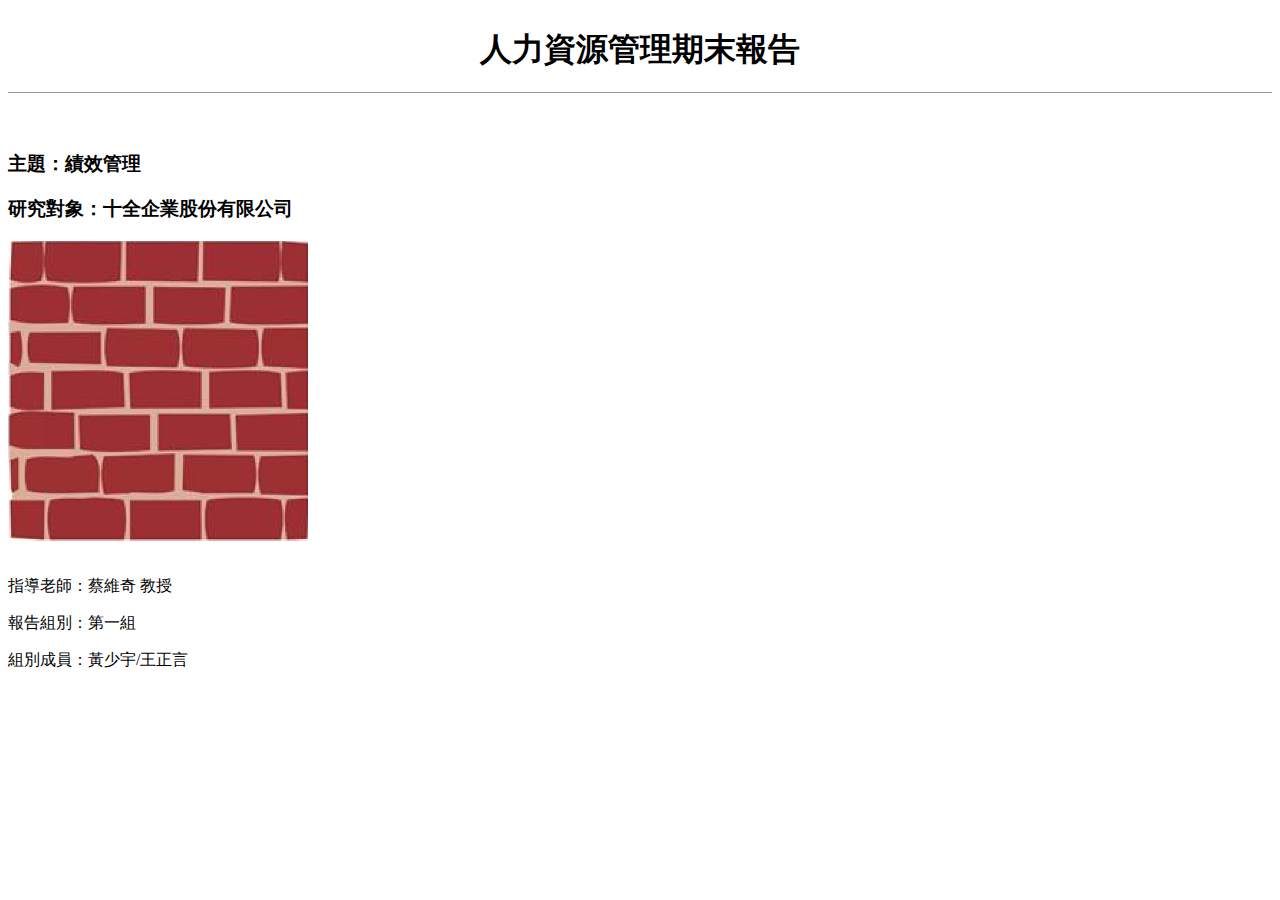
<file: 001/index.html>
<!--
	This is a example of commect in HTML file.
-->	
<html>
	<head>
		<meta http-equiv="Content-Type" content="/index.html; charset=utf-8">
		<link rel="stylesheet" type="text/css" href="style.css">
	</head>
	<body>
	
	<h1>人力資源管理期末報告</h1>

	<br>
	<h3 id="123">主題：績效管理</h3>
	<h3>研究對象：十全企業股份有限公司</h3>
	
	<img src="image.png" width="300">
	<br>
	<br>
	<p>指導老師：蔡維奇 教授</p>
	<p>報告組別：第一組</p>
	<p>組別成員：黃少宇/王正言</p>

	<table>
		
		
		
	</table>


	</body>

</html>
</file>
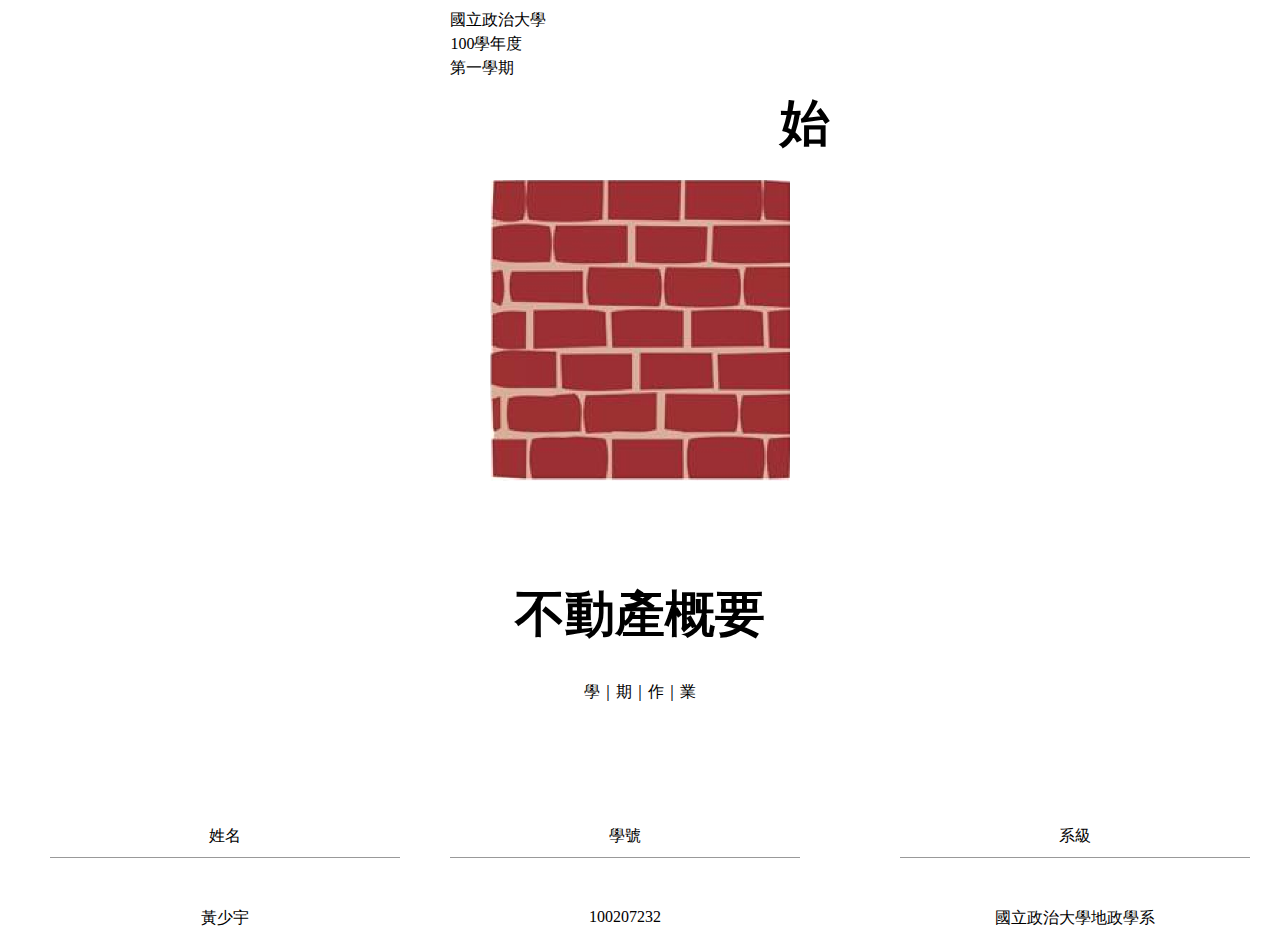
<file: 002/index.html>
<html>
	<head>
		<meta http-equiv="Content-Type" content="/index.html; charset=utf-8">
		<link rel="stylesheet" type="text/css" href="style.css">
	</head>
	<body>

		<div id="header_inside">
			<p class="class1" id="object1">國立政治大學</br>100學年度</br>第一學期</p>
			<h1 class="class1" id="object2">始</h1>
		</div>	
				
		<img id="image" src="image.png" width="300">
		
		<div id="object10">
			<h1 id="object4">不動產概要</h1>
			<p id="object5">學｜期｜作｜業</p>
		</div>
		
		<div id="left">
			<p id="left_title">姓名</p>
			</br>
			<p>黃少宇</p>
		</div>

		<div id="center">
			<p id="center_title">學號</p>
			</br>
			<p>100207232</p>
		</div>		 

		<div id="right">
			<p id="right_title">系級</p>
			</br>
			<p>國立政治大學地政學系</p>
		</div>

	</body>

</html>
</file>
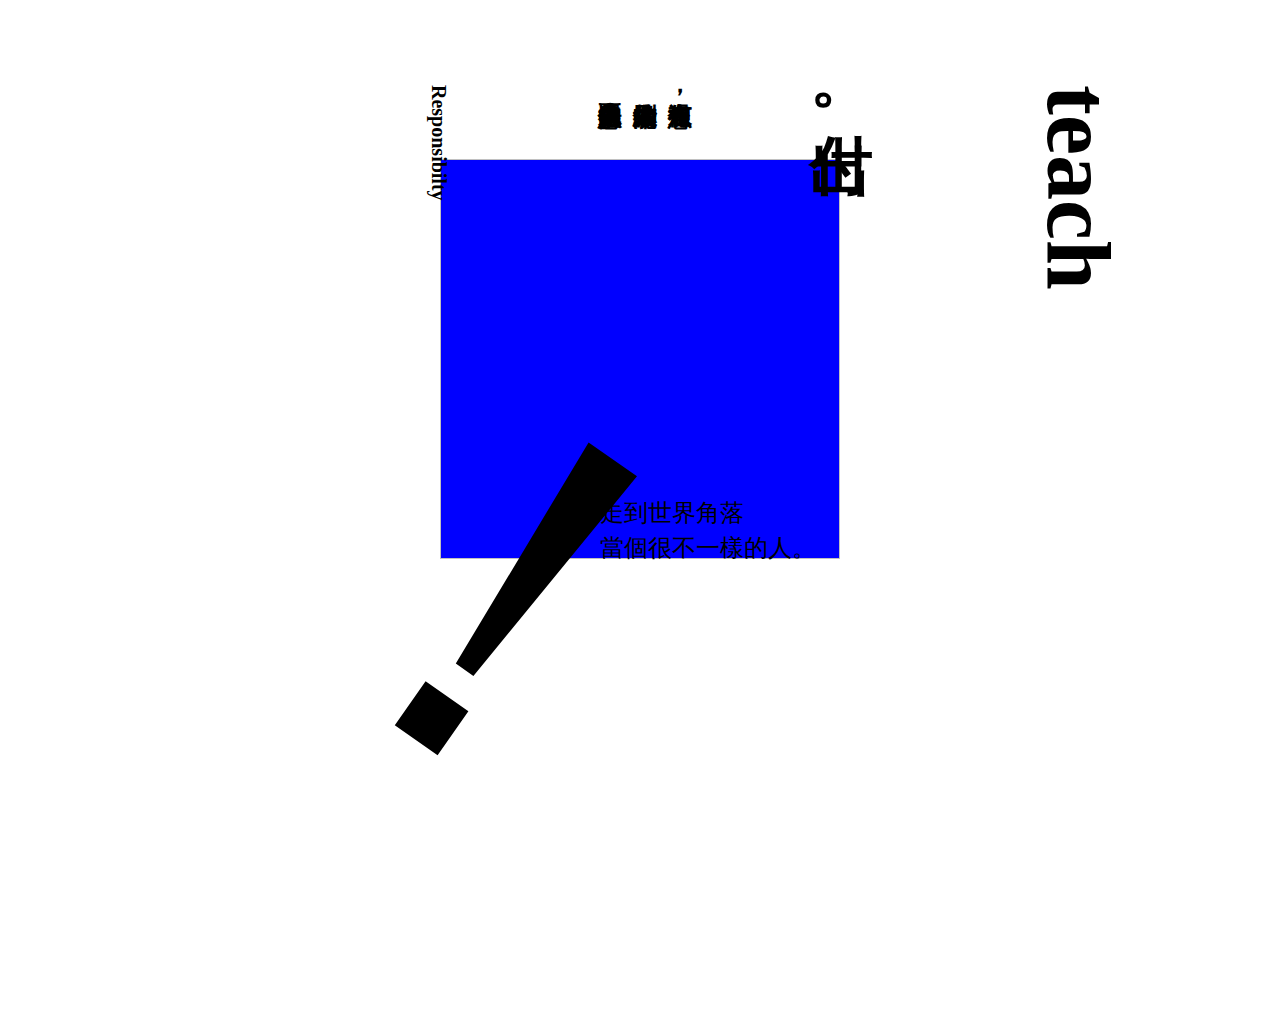
<file: 003/index.html>
<!--------------------------------------------------->	
<html>
	<head>
		<meta http-equiv="Content-Type" content="/index.html; charset=utf-8">
		<link rel="stylesheet" type="text/css" href="style.css">
	</head>
	<body>


	<div id="top_ver_words">
		

			<h4 id="ver_words_1" class"word">Responsibilty</h4>

			<h5 id="ver_words_2">
			有沒有想像過，</br>
			你能帶給別人的</br>
			比想像中的還要多？

			<h2 id="ver_words_3" class"word">付出。</h2>
		
			<h1 id="ver_words_4" class"word">teach</h1>

		
	</div>
		



		<div id="square">
			<img />
		</div>
		

		<div id="em_div">
			<p id="em">
			！
			</p>
		</div>
		
		<div id="slogan_div">
			<p id="slogan">
			走到世界角落</br>
			當個很不一樣的人。
			</p>
		</div>



	</body>

</html>
</file>
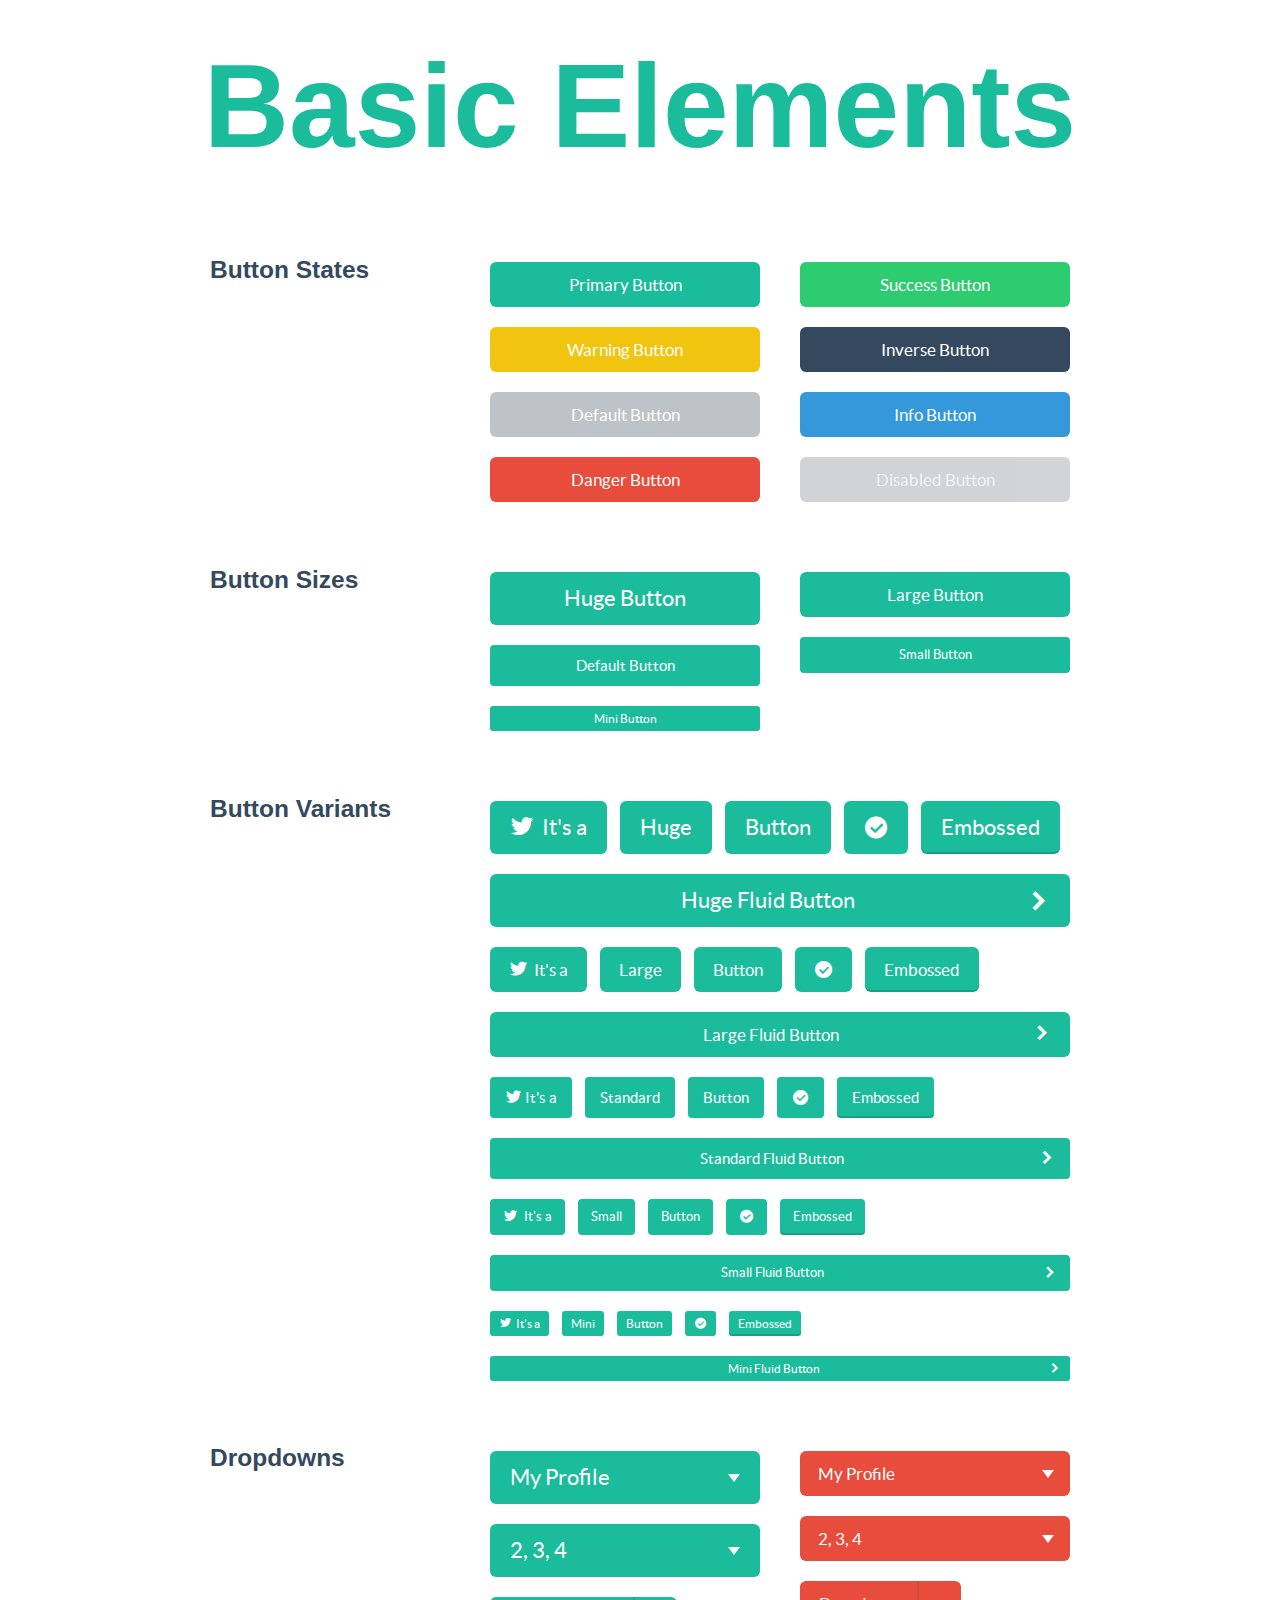
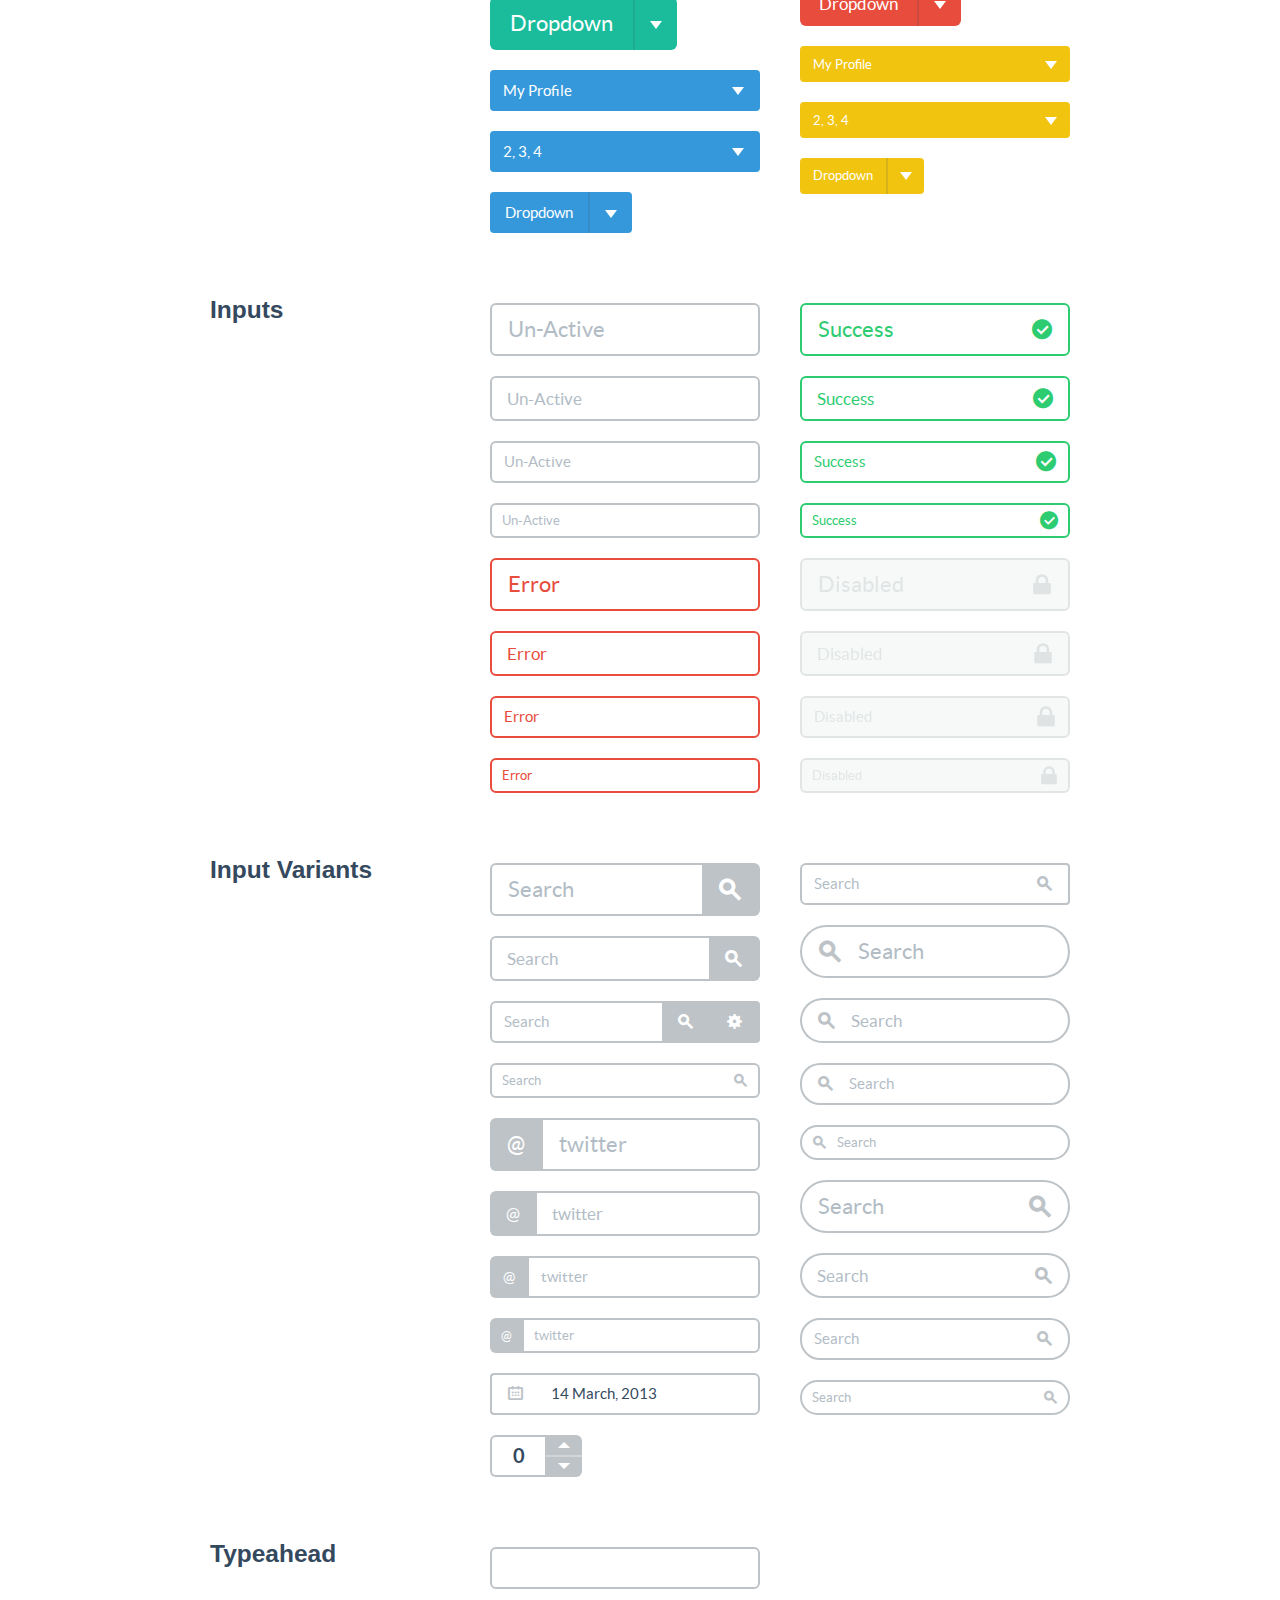
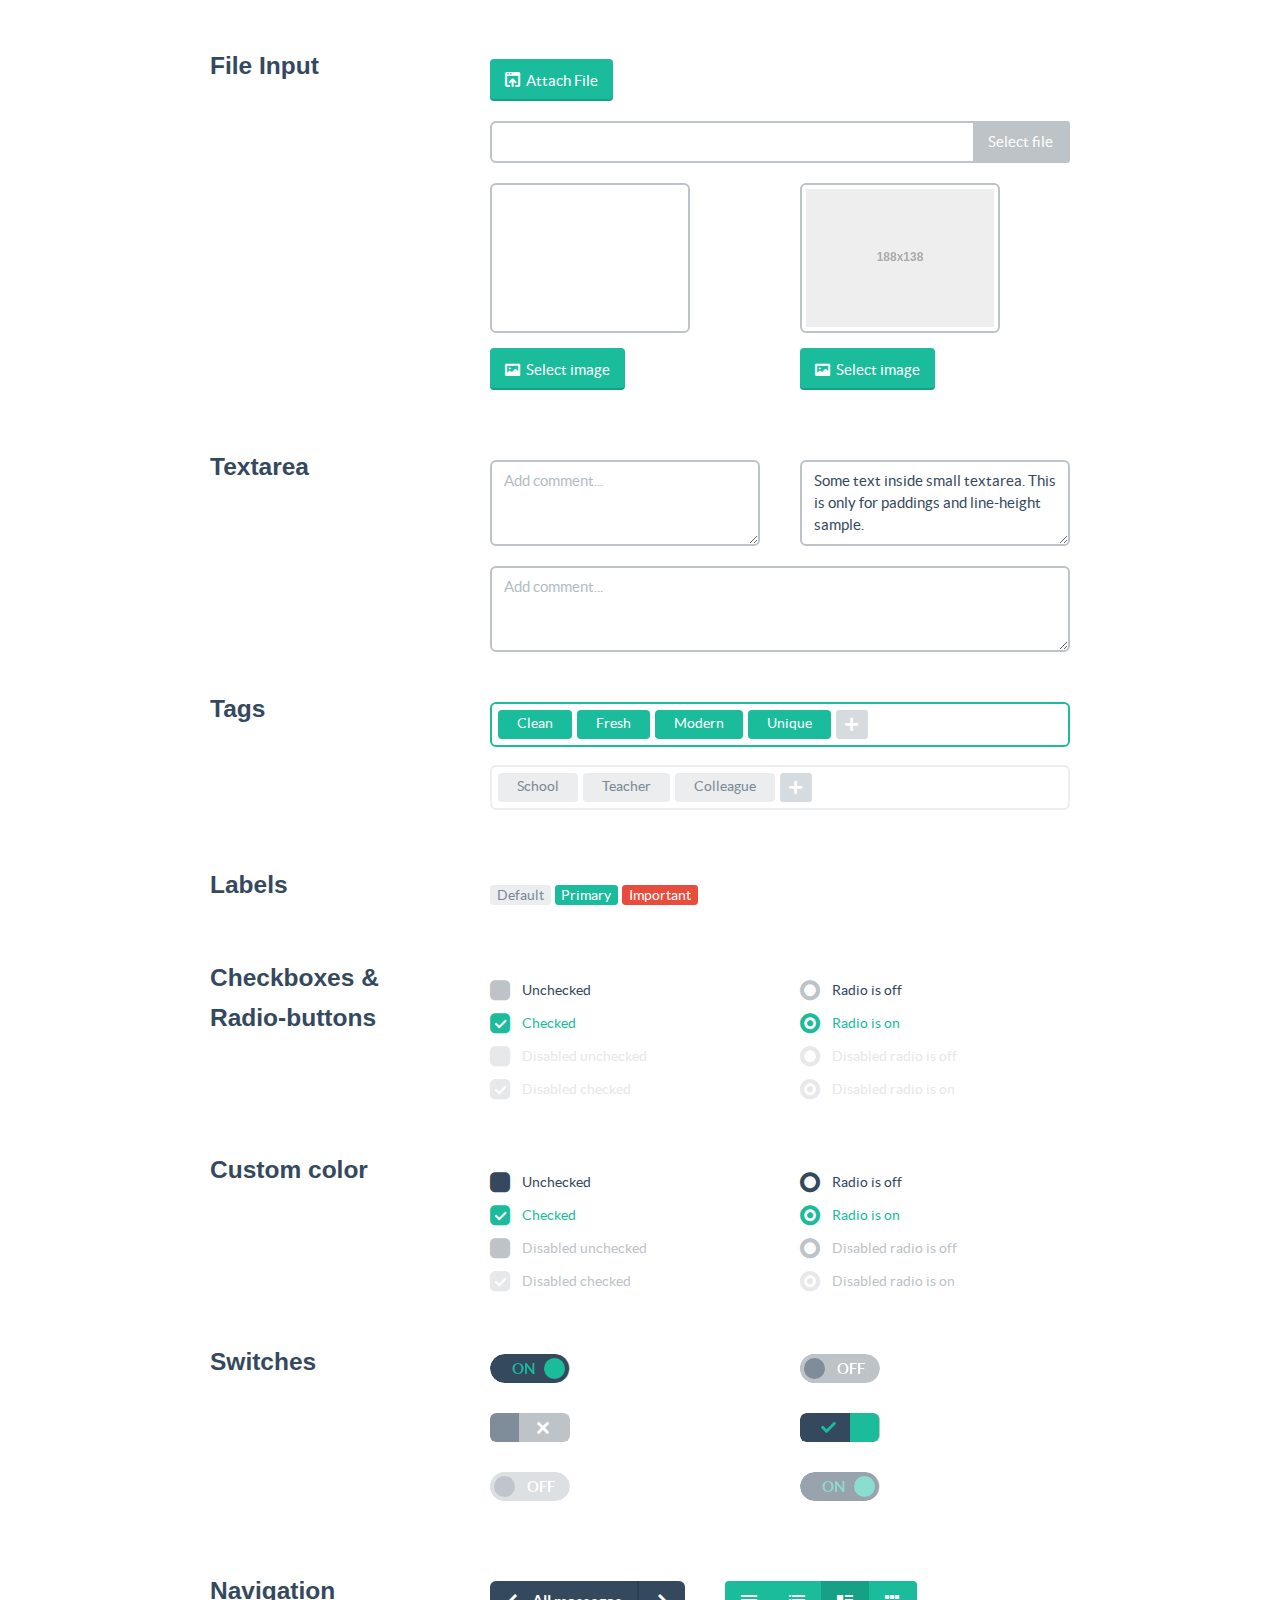
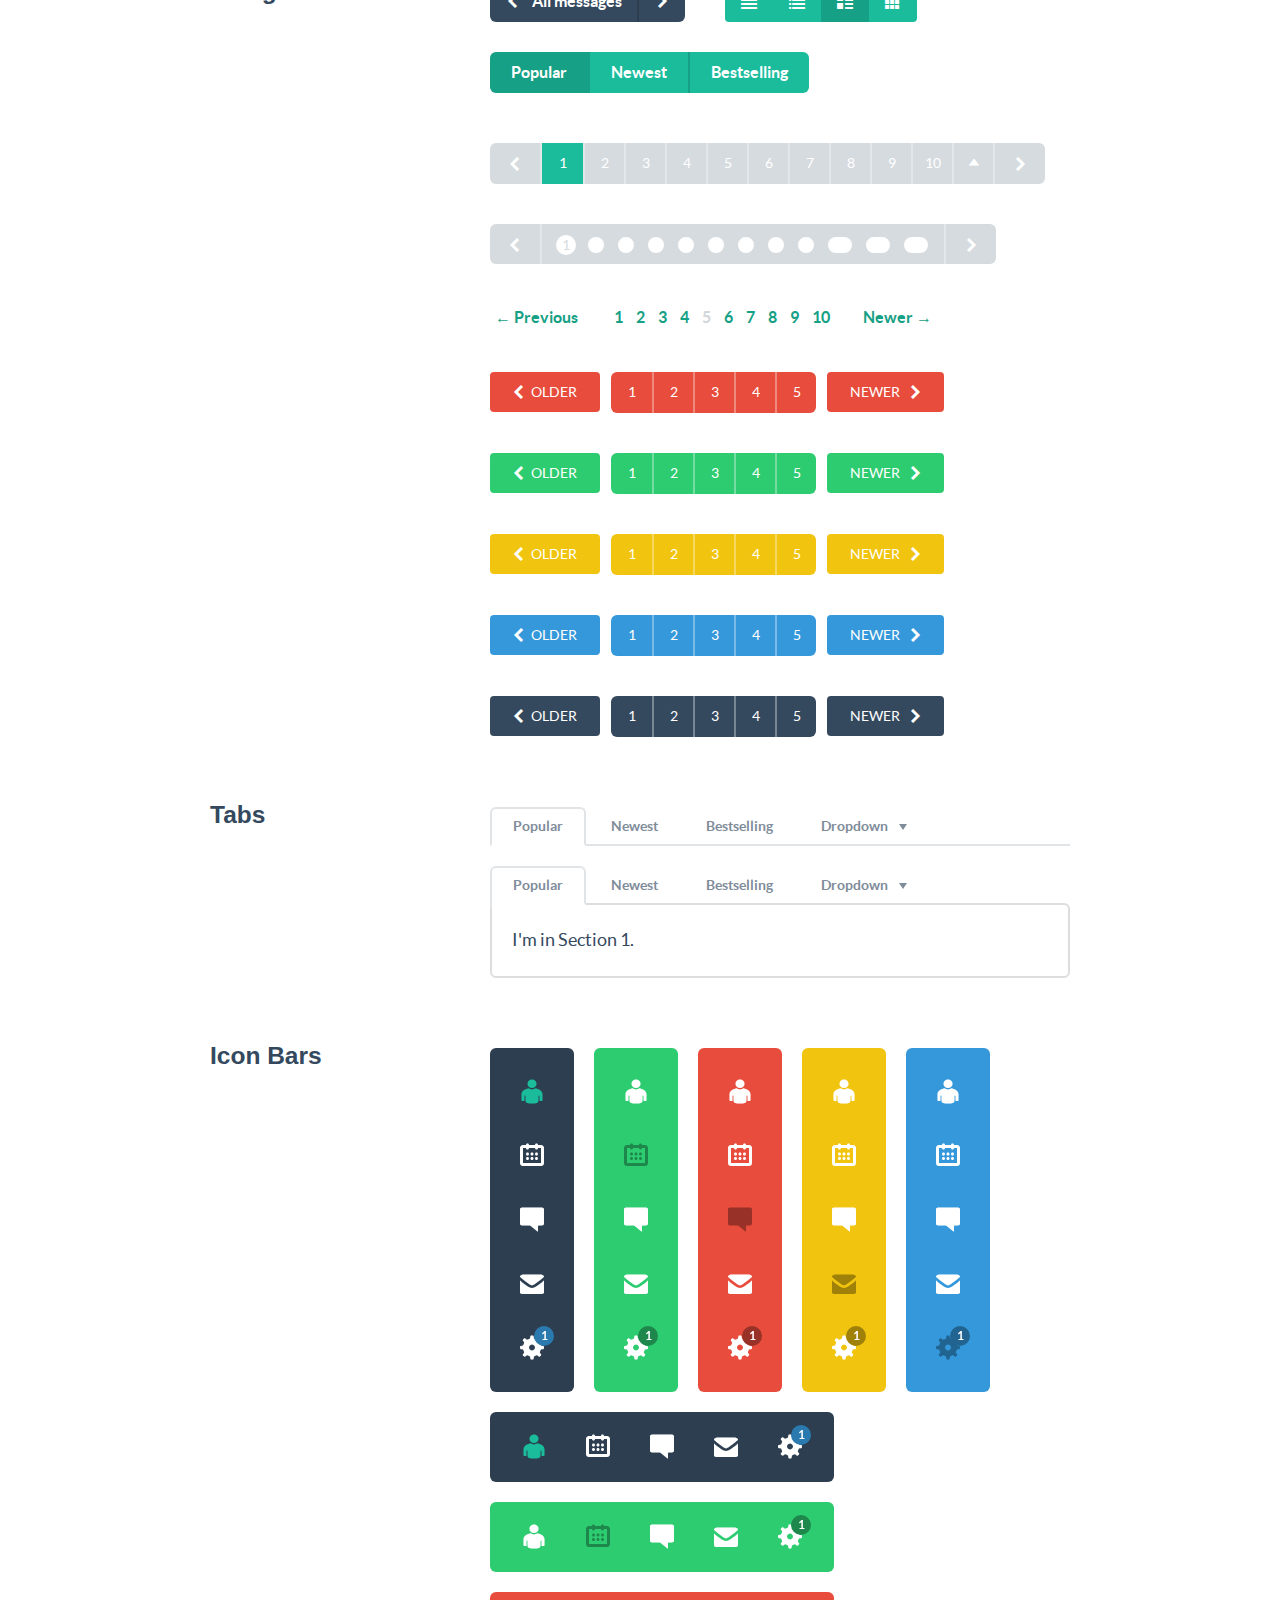
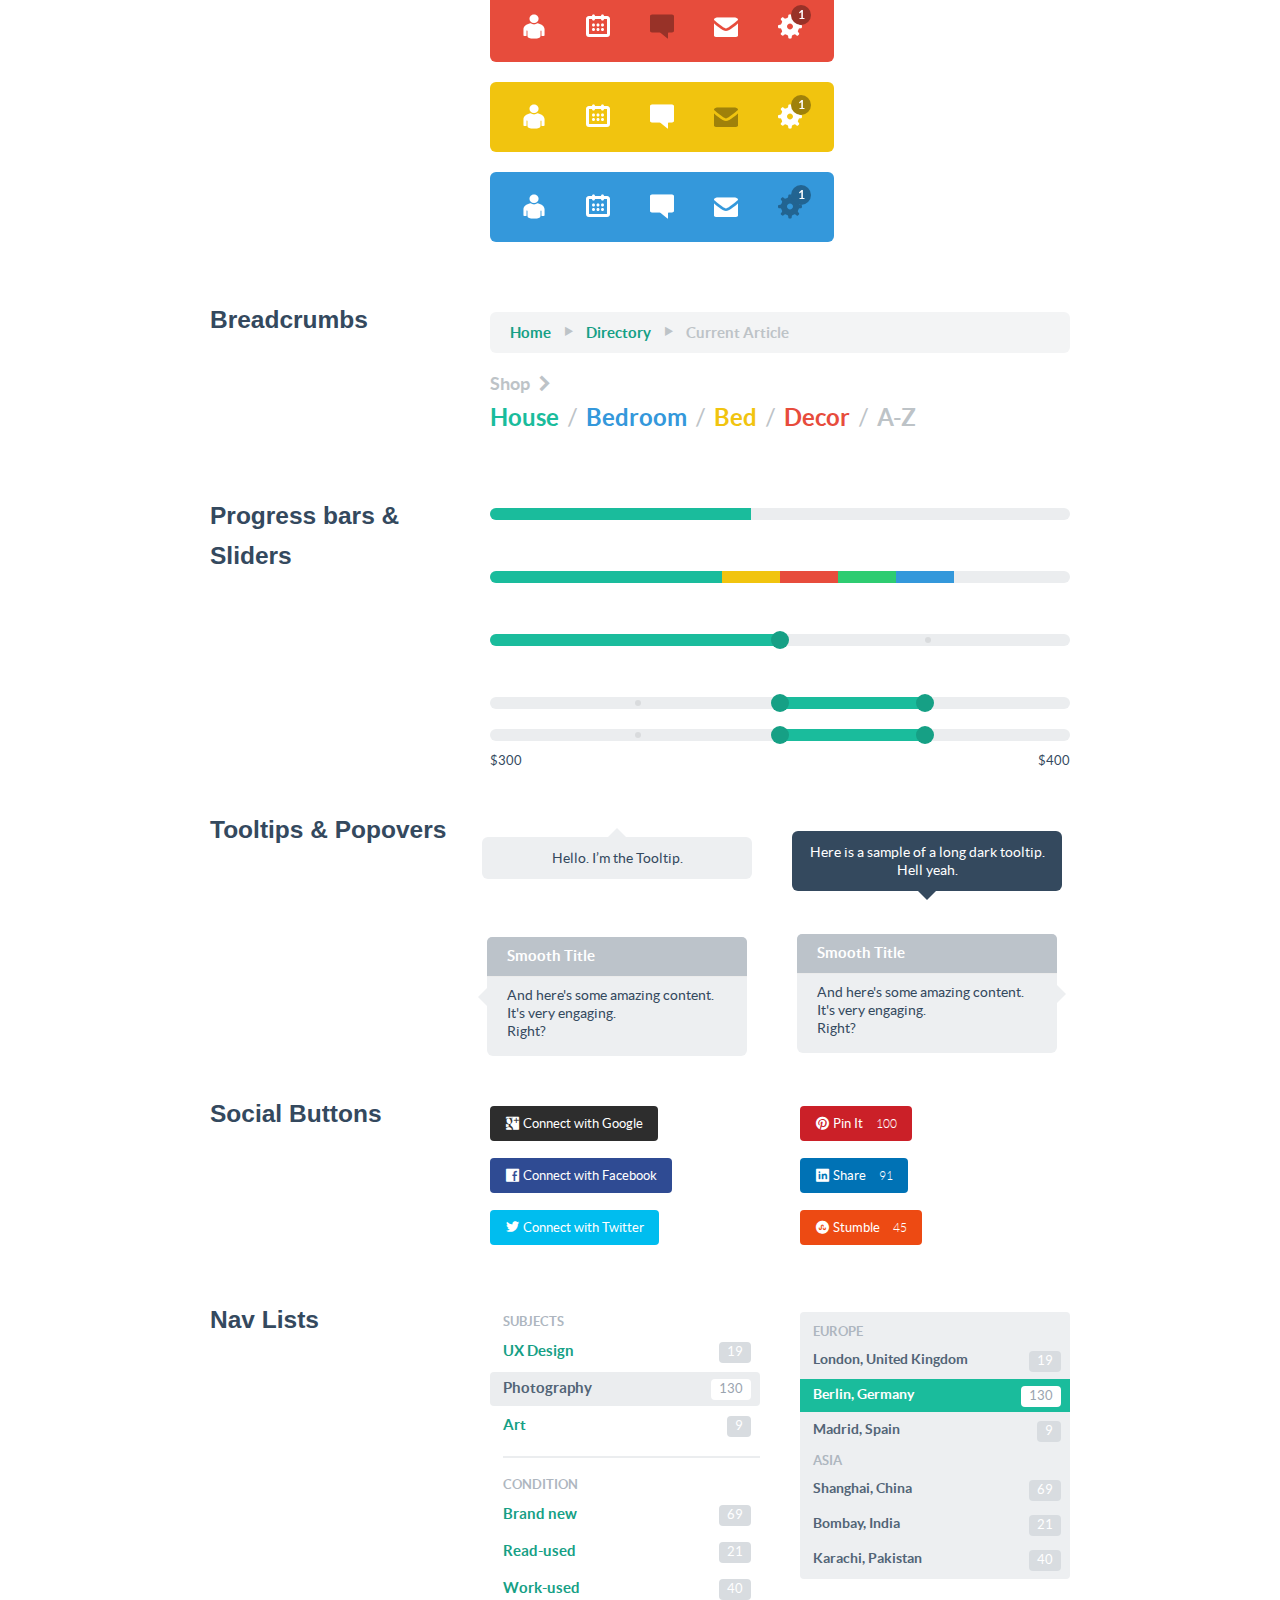
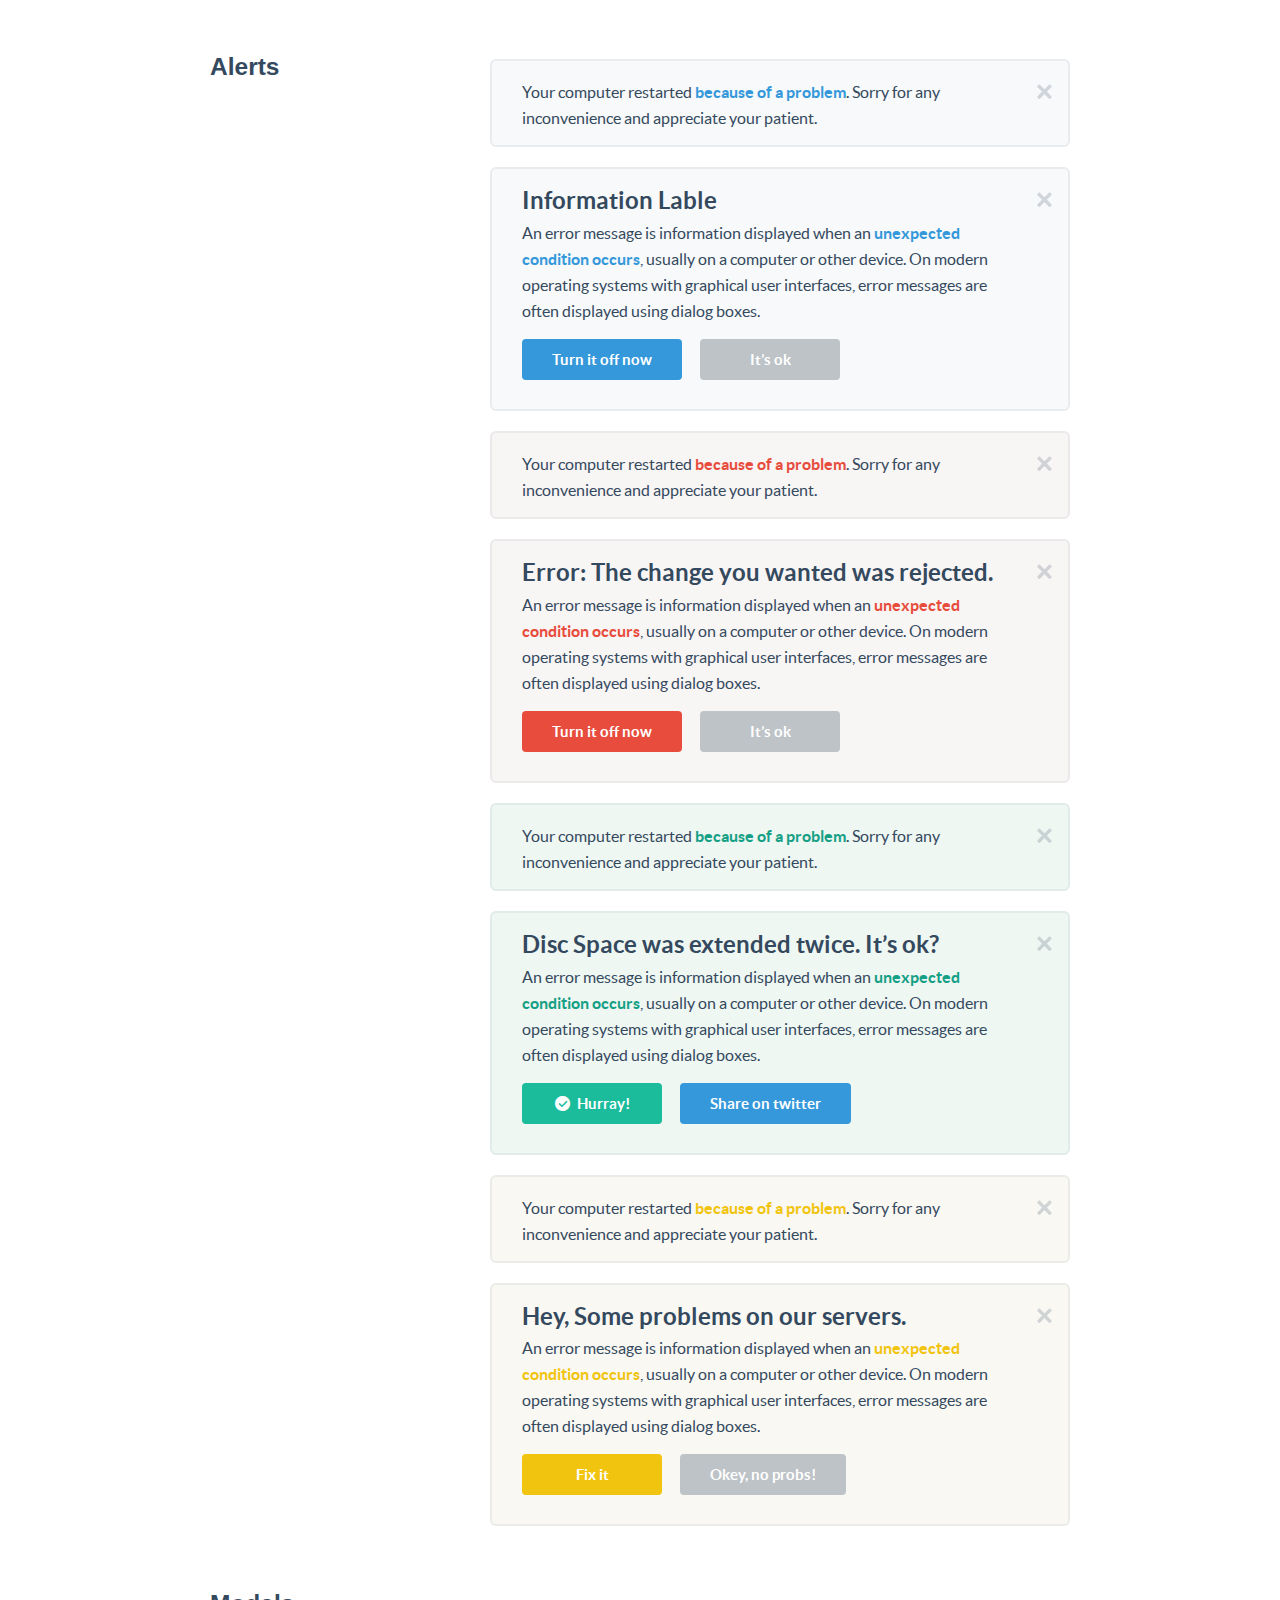
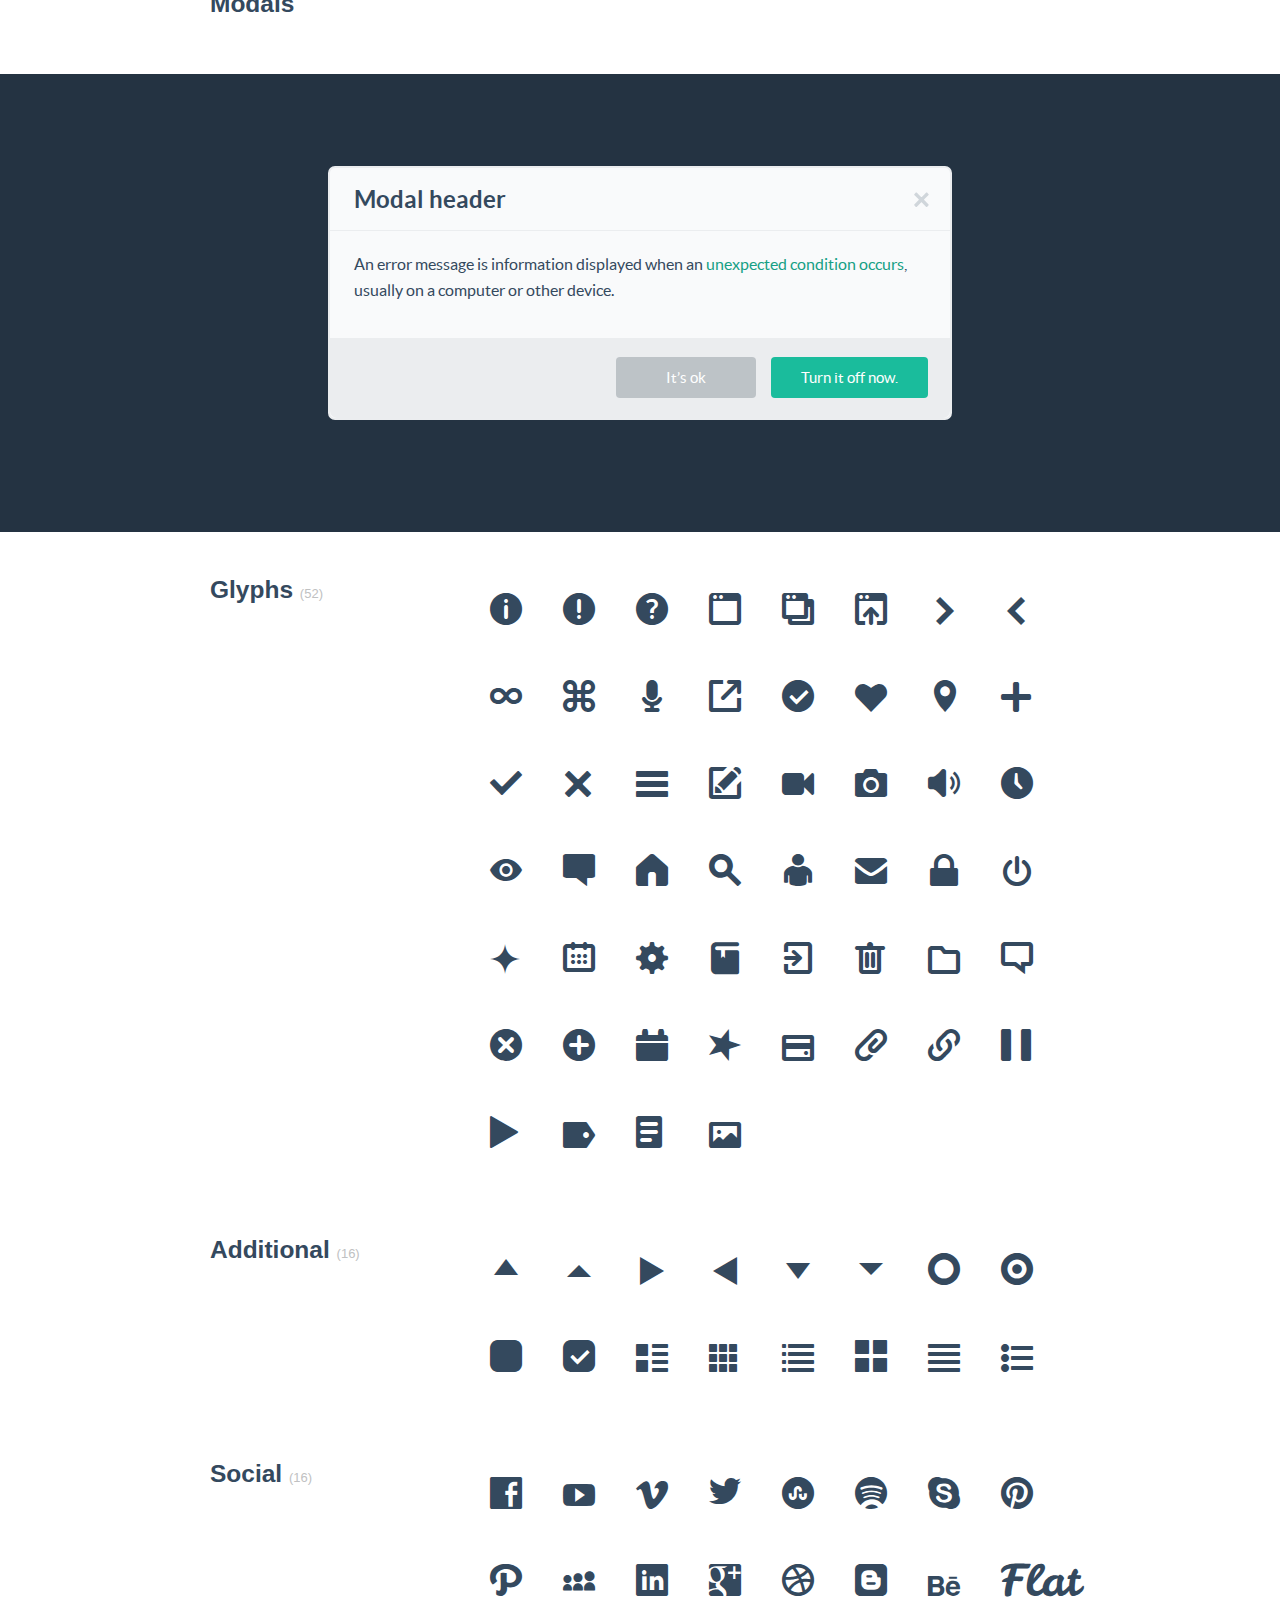
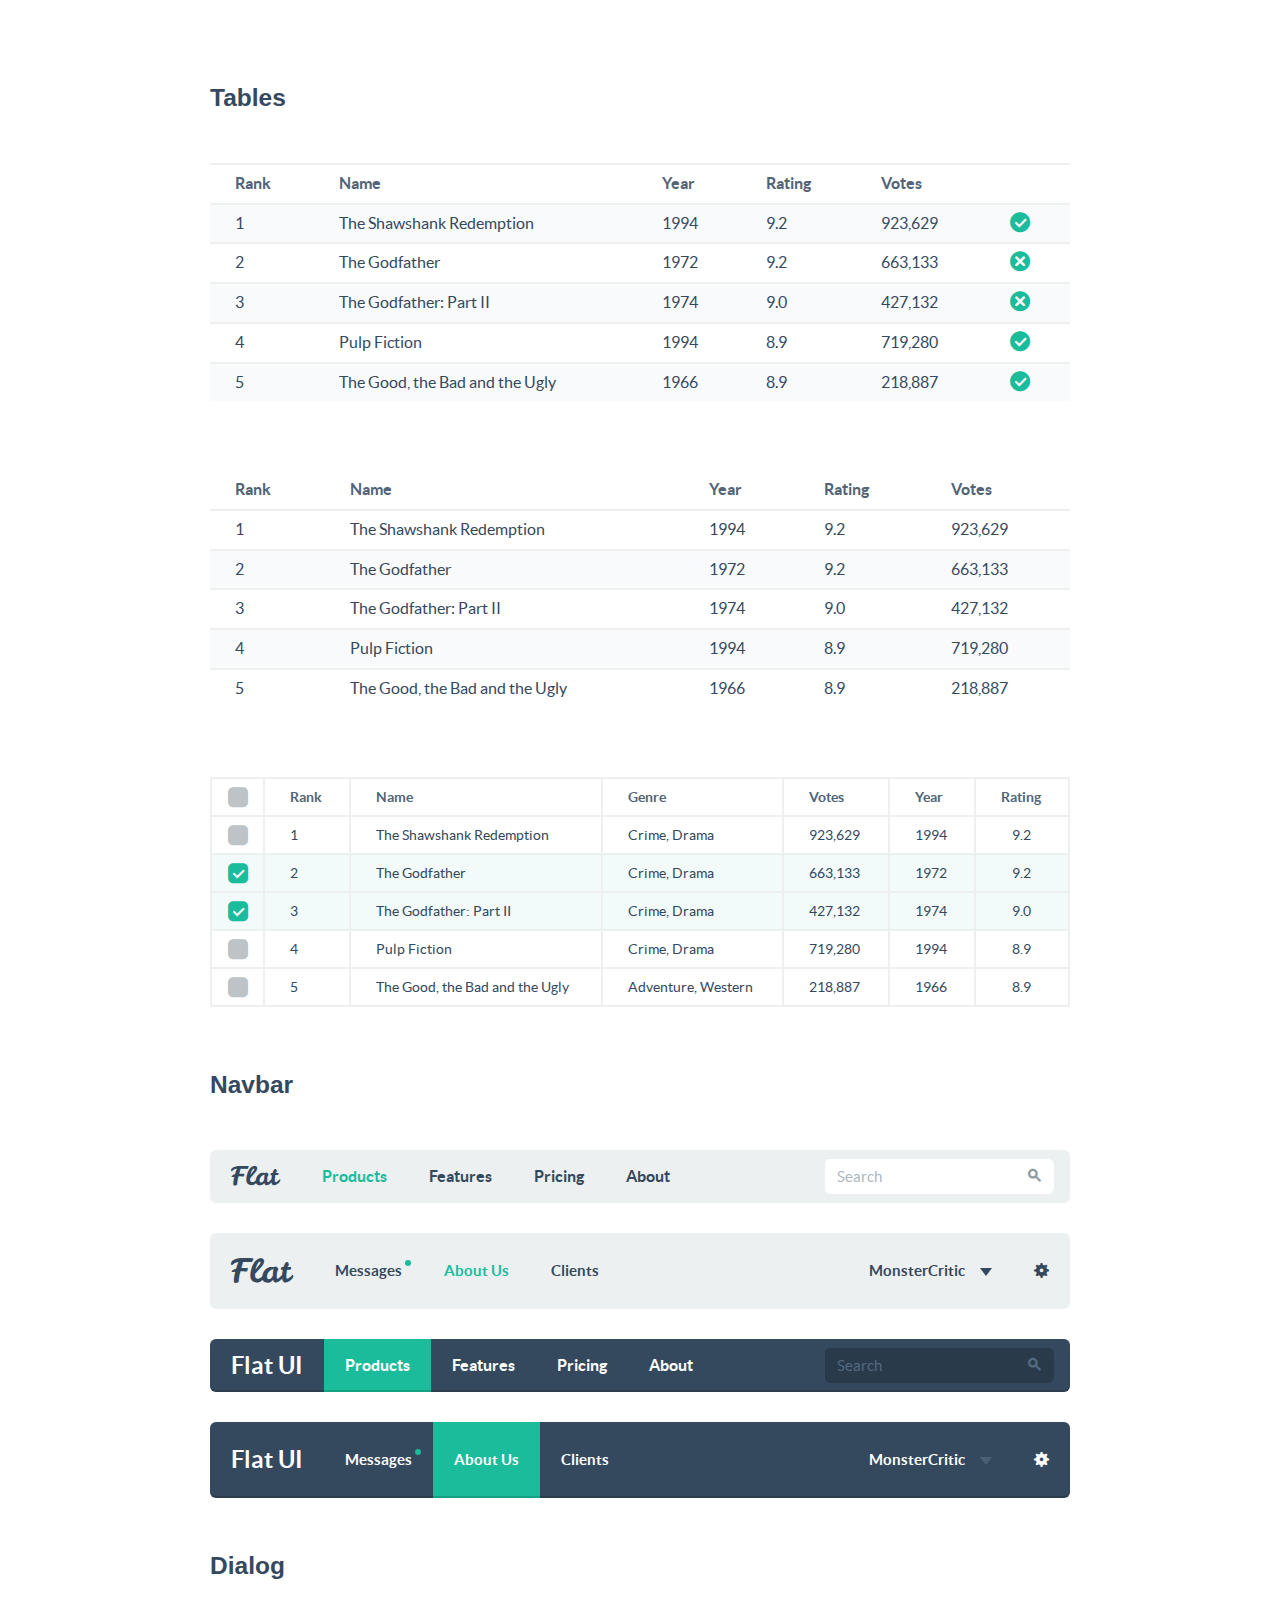
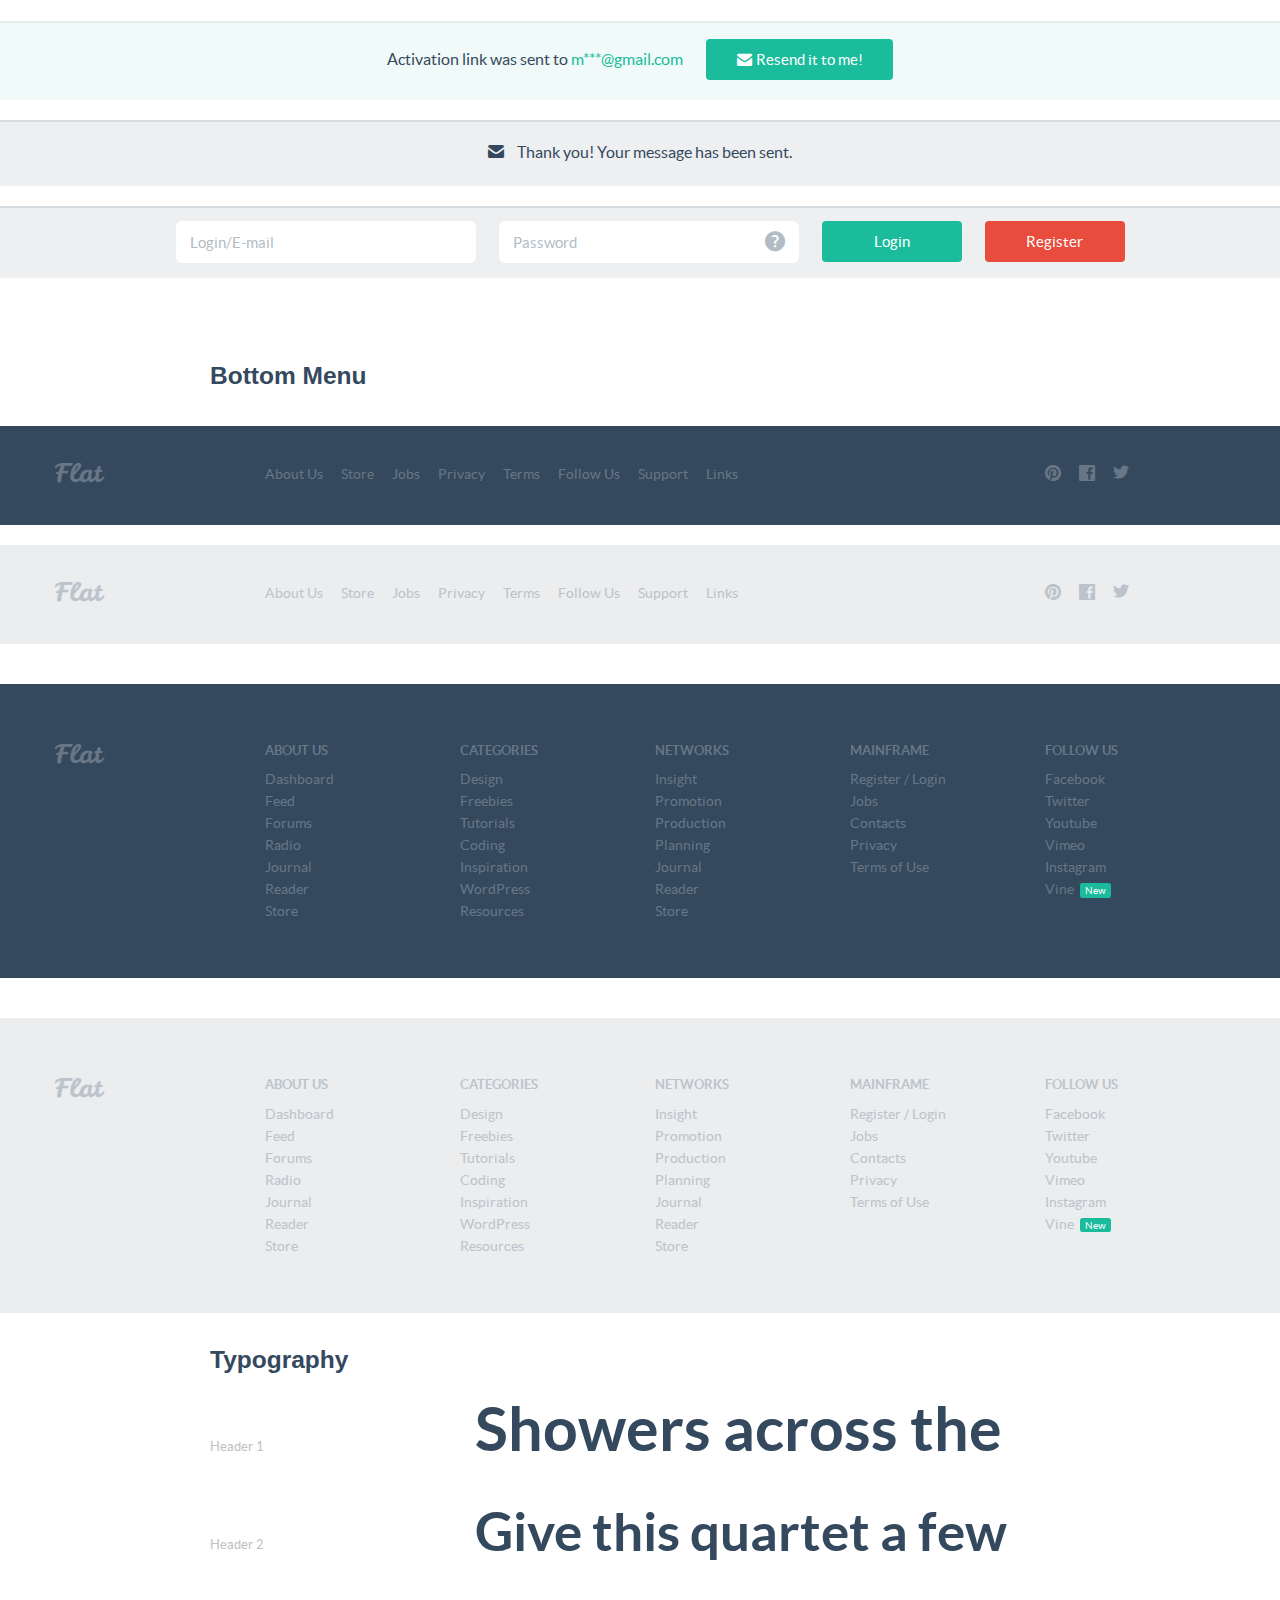
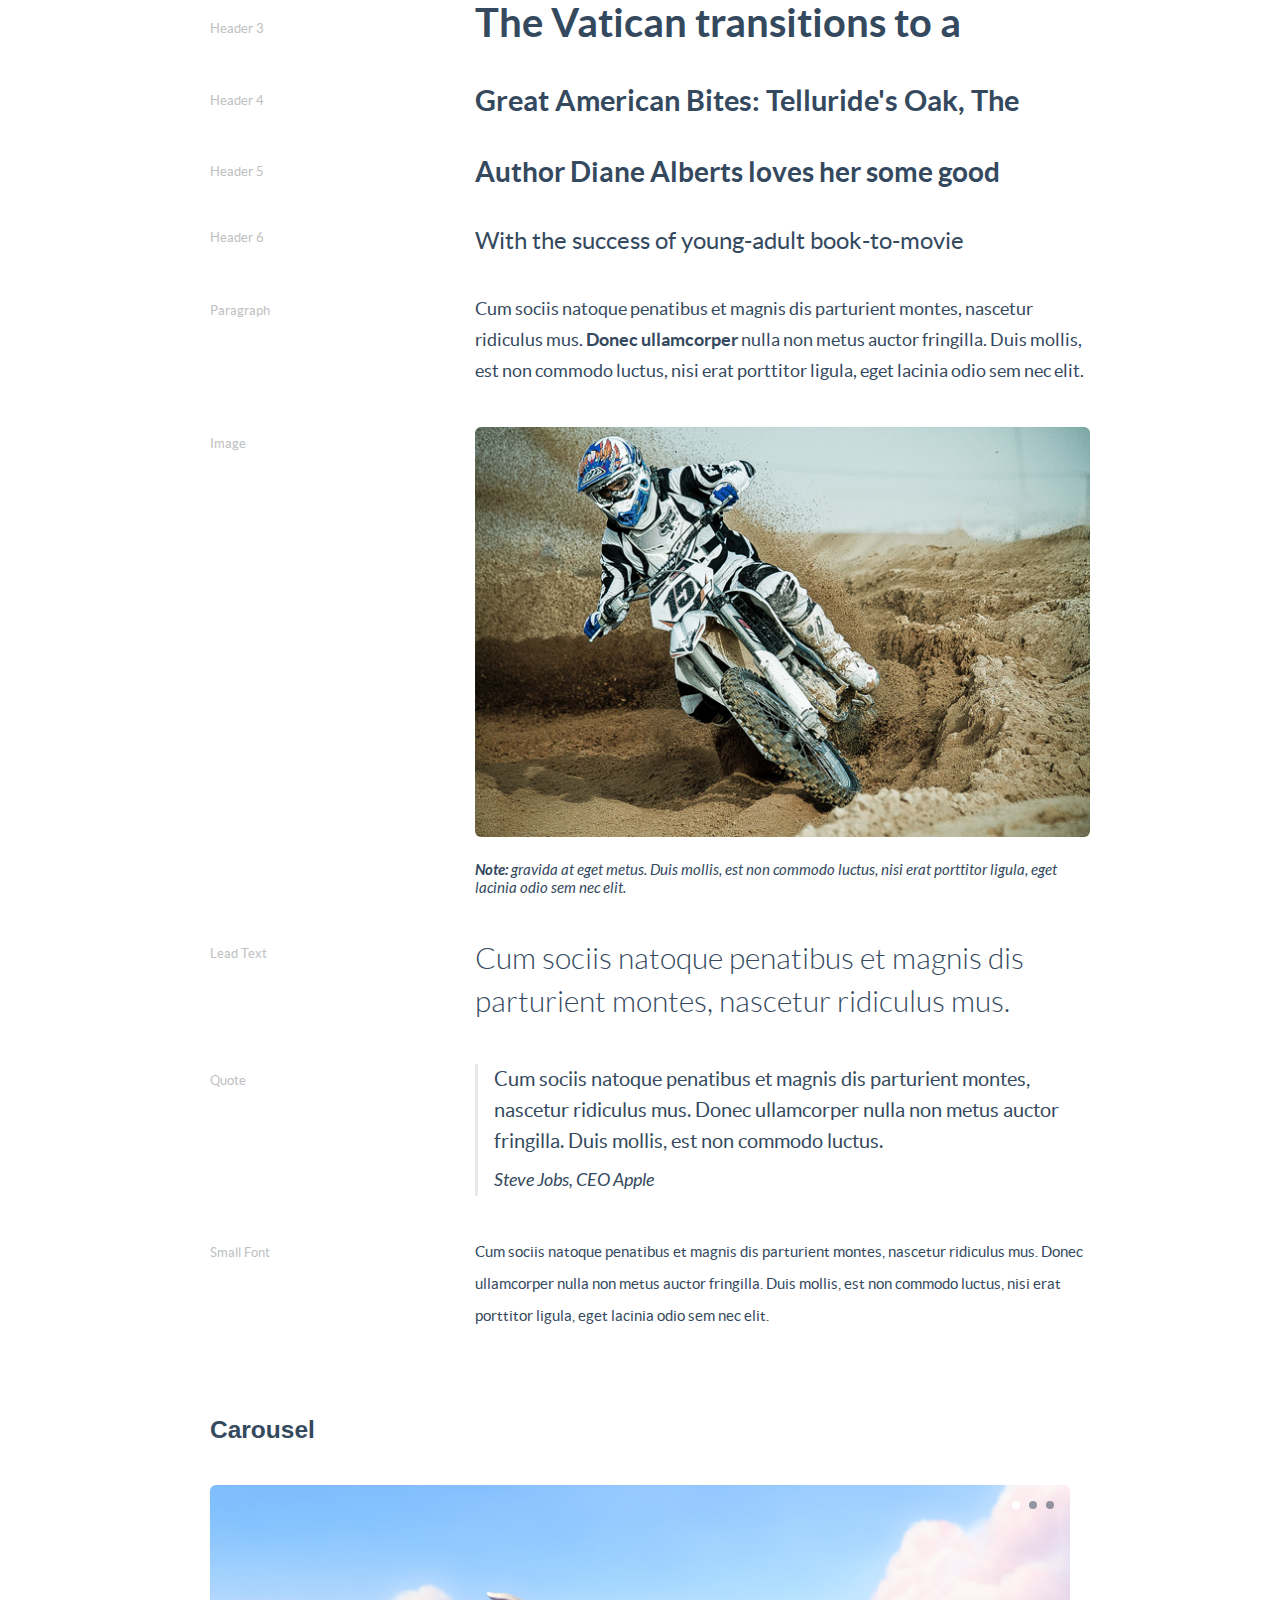
<file: 004/index.html>
<!DOCTYPE html>
<html lang="en">
  <head>
    <meta charset="utf-8">
    <title>Flat UI Pro</title>
    <meta name="viewport" content="width=device-width, initial-scale=1.0">

    <!-- Loading Bootstrap -->
    <link href="bootstrap/css/bootstrap.css" rel="stylesheet">

    <!-- Loading Flat UI -->    
    <link href="css/flat-ui.css" rel="stylesheet">
    <link href="css/demo.css" rel="stylesheet">

    <link rel="shortcut icon" href="images/favicon.ico">

    <!-- HTML5 shim, for IE6-8 support of HTML5 elements. All other JS at the end of file. -->
    <!--[if lt IE 9]>
      <script src="js/html5shiv.js"></script>
      <script src="js/respond.min.js"></script>
    <![endif]-->
  </head>
  <body>
  
    <h1 class="demo-headline">Basic Elements</h1>
    <div class="container">
      <div class="demo-row demo-buttons">
        <div class="demo-title">
          <h3 class="demo-panel-title">Button States</h3>
        </div>

        <div class="demo-col">
          <a href="#fakelink" class="btn btn-lg btn-block btn-primary">Primary Button</a>
          <a href="#fakelink" class="btn btn-lg btn-block btn-warning">Warning Button</a>
          <a href="#fakelink" class="btn btn-lg btn-block btn-default">Default Button</a>
          <a href="#fakelink" class="btn btn-lg btn-block btn-danger">Danger Button</a>
        </div>

        <div class="demo-col">
          <a href="#fakelink" class="btn btn-lg btn-block btn-success">Success Button</a>
          <a href="#fakelink" class="btn btn-lg btn-block btn-inverse">Inverse Button</a>
          <a href="#fakelink" class="btn btn-lg btn-block btn-info">Info Button</a>
          <a href="#fakelink" class="btn btn-lg btn-block disabled">Disabled Button</a>
        </div>
      </div> <!-- /row -->

      <div class="demo-row demo-buttons">
        <div class="demo-title">
          <h3 class="demo-panel-title">Button Sizes</h3>
        </div>

        <div class="demo-col">
          <a href="#fakelink" class="btn btn-hg btn-block btn-primary">Huge Button</a>
          <a href="#fakelink" class="btn btn-block btn-primary">Default Button</a>
          <a href="#fakelink" class="btn btn-xs btn-block btn-primary">Mini Button</a>
        </div>

        <div class="demo-col">
          <a href="#fakelink" class="btn btn-lg btn-block btn-primary">Large Button</a>
          <a href="#fakelink" class="btn btn-sm btn-block btn-primary">Small Button</a>
        </div>
      </div> <!-- /row -->

      <div class="demo-row demo-buttons">
        <div class="demo-title">
          <h3 class="demo-panel-title">Button Variants</h3>
        </div>

        <div class="demo-content">
          <a href="#fakelink" class="btn btn-hg btn-primary"><span class="fui-twitter"></span>&nbsp;&nbsp;It's a</a>
          <a href="#fakelink" class="btn btn-hg btn-primary mhm">Huge</a>
          <a href="#fakelink" class="btn btn-hg btn-primary">Button</a>
          <a href="#fakelink" class="btn btn-hg btn-primary mlm"><span class="fui-check-inverted"></span></a>
          <a href="#fakelink" class="btn btn-hg btn-primary btn-embossed mlm">Embossed</a>
          <a href="#fakelink" class="btn btn-hg btn-primary btn-block">Huge Fluid Button<span class="fui-arrow-right pull-right"></span></a>

          <a href="#fakelink" class="btn btn-lg btn-primary"><span class="fui-twitter"></span>&nbsp;&nbsp;It's a</a>
          <a href="#fakelink" class="btn btn-lg btn-primary mhm">Large</a>
          <a href="#fakelink" class="btn btn-lg btn-primary">Button</a>
          <a href="#fakelink" class="btn btn-lg btn-primary mlm"><span class="fui-check-inverted"></span></a>
          <a href="#fakelink" class="btn btn-lg btn-primary btn-embossed mlm">Embossed</a>
          <a href="#fakelink" class="btn btn-lg btn-primary btn-block">Large Fluid Button <span class="fui-arrow-right pull-right"></span></a>
          <a href="#fakelink" class="btn btn-primary"><span class="fui-twitter"></span> It's a</a>
          <a href="#fakelink" class="btn btn-primary mhm">Standard</a>
          <a href="#fakelink" class="btn btn-primary">Button</a>
          <a href="#fakelink" class="btn btn-primary mlm"><span class="fui-check-inverted"></span></a>
          <a href="#fakelink" class="btn btn-primary btn-embossed mlm">Embossed</a>
          <a href="#fakelink" class="btn btn-primary btn-block">Standard Fluid Button <span class="fui-arrow-right pull-right"></span></a>

          <a href="#fakelink" class="btn btn-sm btn-primary"><span class="fui-twitter"></span>&nbsp;&nbsp;It's a</a>
          <a href="#fakelink" class="btn btn-sm btn-primary mhm">Small</a>
          <a href="#fakelink" class="btn btn-sm btn-primary">Button</a>
          <a href="#fakelink" class="btn btn-sm btn-primary mlm"><span class="fui-check-inverted"></span></a>
          <a href="#fakelink" class="btn btn-sm btn-primary btn-embossed mlm">Embossed</a>
          <a href="#fakelink" class="btn btn-sm btn-primary btn-block">Small Fluid Button <span class="fui-arrow-right pull-right"></span></a>

          <a href="#fakelink" class="btn btn-xs btn-primary"><span class="fui-twitter"></span>&nbsp;&nbsp;It's a</a>
          <a href="#fakelink" class="btn btn-xs btn-primary mhm">Mini</a>
          <a href="#fakelink" class="btn btn-xs btn-primary">Button</a>
          <a href="#fakelink" class="btn btn-xs btn-primary mlm"><span class="fui-check-inverted"></span></a>
          <a href="#fakelink" class="btn btn-xs btn-primary btn-embossed mlm">Embossed</a>
          <a href="#fakelink" class="btn btn-xs btn-primary btn-block">Mini Fluid Button <span class="fui-arrow-right pull-right"></span></a>
        </div>
      </div> <!-- /row -->

      <div class="demo-row">
        <div class="demo-title">
          <h3 class="demo-panel-title">Dropdowns</h3>
        </div>

        <div class="demo-col">
          <select name="huge" class="select-block mbl">
            <optgroup label="Profile">
              <option value="0">My Profile</option>
              <option value="1">My Friends</option>
            </optgroup>
            <optgroup label="System">
              <option value="2">Messages</option>
              <option value="3">My Settings</option>
              <option value="4" class="highlighted">Logout</option>
            </optgroup>
          </select>

          <select multiple="multiple" name="huge" class="select-block mbl">
            <option value="0">1</option>
            <option value="1" selected>2</option>
            <option value="2" selected>3</option>
            <option value="3" selected>4</option>
            <option value="4">5</option>
          </select>

          <div class="mbl">
            <div class="btn-group">              
              <button class="btn btn-primary btn-hg">Dropdown</button>
              <button class="btn btn-primary btn-hg dropdown-toggle" data-toggle="dropdown">
                <span class="caret"></span>
              </button>
              <span class="dropdown-arrow dropdown-arrow-inverse"></span>
              <ul class="dropdown-menu dropdown-inverse">
                <li><a href="#fakelink">Sub Menu Element</a></li>
                <li><a href="#fakelink">Sub Menu Element</a></li>
                <li><a href="#fakelink">Sub Menu Element</a></li>
              </ul>
            </div>
          </div>

          <select name="info" class="select-block mbl">
            <optgroup label="Profile">
              <option value="0">My Profile</option>
              <option value="1">My Friends</option>
            </optgroup>
            <optgroup label="System">
              <option value="2">Messages</option>
              <option value="3">My Settings</option>
              <option value="4" class="highlighted">Logout</option>
            </optgroup>
          </select>

          <div class="mbl">
            <select multiple="multiple" name="info" class="select-block">
              <option value="0">1</option>
              <option value="1" selected>2</option>
              <option value="2" selected>3</option>
              <option value="3" selected>4</option>
              <option value="4">5</option>
            </select>
          </div>

          <div class="mbl">
            <div class="btn-group">              
              <button class="btn btn-info">Dropdown</button>
              <button class="btn btn-info dropdown-toggle" data-toggle="dropdown">
                <span class="caret"></span>
              </button>
              <span class="dropdown-arrow dropdown-arrow-inverse"></span>
              <ul class="dropdown-menu dropdown-inverse">
                <li><a href="#fakelink">Sub Menu Element</a></li>
                <li><a href="#fakelink">Sub Menu Element</a></li>
                <li><a href="#fakelink">Sub Menu Element</a></li>
              </ul>
            </div>
          </div>
        </div>

        <div class="demo-col">
          <select name="large" class="select-block mbl">
            <optgroup label="Profile">
              <option value="0">My Profile</option>
              <option value="1">My Friends</option>
            </optgroup>
            <optgroup label="System">
              <option value="2">Messages</option>
              <option value="3">My Settings</option>
              <option value="4" class="highlighted">Logout</option>
            </optgroup>
          </select>

          <div class="mbl">
            <select multiple="multiple" name="large" class="select-block">
              <option value="0">1</option>
              <option value="1" selected>2</option>
              <option value="2" selected>3</option>
              <option value="3" selected>4</option>
              <option value="4">5</option>
            </select>
          </div>

          <div class="mbl">
            <div class="btn-group">              
              <button class="btn btn-danger btn-lg">Dropdown</button>
              <button class="btn btn-danger btn-lg dropdown-toggle" data-toggle="dropdown">
                <span class="caret"></span>
              </button>
              <span class="dropdown-arrow dropdown-arrow-inverse"></span>
              <ul class="dropdown-menu dropdown-inverse">
                <li><a href="#fakelink">Sub Menu Element</a></li>
                <li><a href="#fakelink">Sub Menu Element</a></li>
                <li><a href="#fakelink">Sub Menu Element</a></li>
              </ul>
            </div>
          </div>

          <select name="small" class="select-block mbl">
            <optgroup label="Profile">
              <option value="0">My Profile</option>
              <option value="1">My Friends</option>
            </optgroup>
            <optgroup label="System">
              <option value="2">Messages</option>
              <option value="3">My Settings</option>
              <option value="4" class="highlighted">Logout</option>
            </optgroup>
          </select>

          <div class="mbl">
            <select multiple="multiple" name="small" class="select-block">
              <option value="0">1</option>
              <option value="1" selected>2</option>
              <option value="2" selected>3</option>
              <option value="3" selected>4</option>
              <option value="4">5</option>
            </select>
          </div>

          <div class="mbl">
            <div class="btn-group">              
              <button class="btn btn-warning btn-sm">Dropdown</button>
              <button class="btn btn-warning btn-sm dropdown-toggle" data-toggle="dropdown">
                <span class="caret"></span>
              </button>
              <span class="dropdown-arrow dropdown-arrow-inverse"></span>
              <ul class="dropdown-menu dropdown-inverse">
                <li><a href="#fakelink">Sub Menu Element</a></li>
                <li><a href="#fakelink">Sub Menu Element</a></li>
                <li><a href="#fakelink">Sub Menu Element</a></li>
              </ul>
            </div>
          </div>
        </div>
      </div> <!-- /row -->

      <div class="demo-row demo-inputs">
        <div class="demo-title">
          <h3 class="demo-panel-title">Inputs</h3>
        </div>
        <div class="demo-col">
          <div class="form-group">
            <input type="text" value="" placeholder="Un-Active" class="form-control input-hg">
          </div>
          <div class="form-group">
            <input type="text" value="" placeholder="Un-Active" class="form-control input-lg">
          </div>
          <div class="form-group">
            <input type="text" value="" placeholder="Un-Active" class="form-control">
          </div>
          <div class="form-group">
            <input type="text" value="" placeholder="Un-Active" class="form-control input-sm">
          </div>
          <div class="form-group has-error">
            <input type="text" value="Error" class="form-control input-hg">
          </div>
          <div class="form-group has-error">
            <input type="text" value="Error" class="form-control input-lg">
          </div>
          <div class="form-group has-error">
            <input type="text" value="Error" class="form-control">
          </div>
          <div class="form-group has-error">
            <input type="text" value="Error" class="form-control input-sm">
          </div>
        </div>

        <div class="demo-col">
          <div class="form-group has-success">
            <input type="text" value="Success" class="form-control input-hg">
            <span class="input-icon fui-check-inverted"></span>
          </div>
          <div class="form-group has-success large">
            <input type="text" value="Success" class="form-control input-lg">
            <span class="input-icon fui-check-inverted"></span>
          </div>
          <div class="form-group has-success">
            <input type="text" value="Success" class="form-control">
            <span class="input-icon fui-check-inverted"></span>
          </div>
          <div class="form-group has-success">
            <input type="text" value="Success" class="form-control input-sm">
            <span class="input-icon fui-check-inverted"></span>
          </div>
          <div class="form-group">
            <input type="text" value="Disabled" disabled="disabled" class="form-control input-hg">
            <span class="input-icon fui-lock"></span>
          </div>
          <div class="form-group">
            <input type="text" value="Disabled" disabled="disabled" class="form-control input-lg">
            <span class="input-icon fui-lock"></span>
          </div>
          <div class="form-group">
            <input type="text" value="Disabled" disabled="disabled" class="form-control">
            <span class="input-icon fui-lock"></span>
          </div>
          <div class="form-group">
            <input type="text" value="Disabled" disabled="disabled" class="form-control input-sm">
            <span class="input-icon fui-lock"></span>
          </div>
        </div>
      </div><!-- /row -->

      <div class="demo-row">
        <div class="demo-title">
          <h3 class="demo-panel-title">Input Variants</h3>
        </div>
        <div class="demo-col">        	          
        	<div class="form-group">
	        	<div class="input-group input-group-hg">
	            <input class="form-control" id="appendedInputButton-01" type="search" placeholder="Search">
	            <span class="input-group-btn">
	            	<button class="btn btn-default" type="button"><span class="fui-search"></span></button>
	            </span>            
	          </div>
        	</div>          
        	<div class="form-group">
	        	<div class="input-group input-group-lg">
	            <input class="form-control" id="appendedInputButton-02" type="search" placeholder="Search">
	            <span class="input-group-btn">
	            	<button class="btn btn-default" type="button"><span class="fui-search"></span></button>
	            </span> 
	          </div>
        	</div>          
          <div class="form-group">
          	<div class="input-group">
          	  <input class="form-control" id="appendedInputButton-03" type="search" placeholder="Search">
          	  <div class="input-group-btn">
          	    <button class="btn btn-default" type="button"><span class="fui-search"></span></button>
          	    <button class="btn btn-default" type="button"><span class="fui-gear"></span></button>
          	  </div>
          	</div>
          </div>
          <div class="form-group">
          	<div class="input-group input-group-sm">
          	  <input class="form-control" id="appendedInputButton-04" type="search" placeholder="Search">
          	  <span class="input-group-btn">
          	  	<button class="btn" type="button"><span class="fui-search"></span></button>
          	  </span>
          	</div>
          </div>
          <div class="form-group">
	        	<div class="input-group input-group-hg">
	            <span class="input-group-addon">@</span>
	            <input class="form-control" id="prependedInput-01" type="text" placeholder="twitter">
	          </div>
        	</div>
          <div class="form-group">
          	<div class="input-group input-group-lg">
          	  <span class="input-group-addon">@</span>
          	  <input class="form-control" id="prependedInput-02" type="text" placeholder="twitter">
          	</div>
          </div>
          <div class="form-group">
          	<div class="input-group">
          	  <span class="input-group-addon">@</span>
          	  <input class="form-control" id="prependedInput-03" type="text" placeholder="twitter">
          	</div>
          </div>
          <div class="form-group">
          	<div class="input-group input-group-sm">
          	  <span class="input-group-addon">@</span>
          	  <input class="form-control" id="prependedInput-04" type="text" placeholder="twitter">
          	</div>
          </div>
          <div class="form-group">
          	<div class="input-group">
          	  <span class="input-group-btn">
          	  	<button class="btn" type="button"><span class="fui-calendar"></span></button>
          	  </span>
          	  <input type="text" class="form-control" value="14 March, 2013" id="datepicker-01">
          	</div>
          </div>
          <div class="form-group">
        	  <input type="text" id="spinner-01" placeholder="" value="0" class="form-control spinner">
          </div>
        </div>

        <div class="demo-col">          
          <div class="form-group">
          	<div class="input-group">
          	  <input type="search" class="form-control" placeholder="Search" id="search-query-1">
          	  <span class="input-group-btn">
	          	  <button type="submit" class="btn"><span class="fui-search"></span></button>
          	  </span>
          	</div>
          </div>
          <div class="form-group">
	          <div class="input-group input-group-hg input-group-rounded">
              <span class="input-group-btn">
	          	  <button type="submit" class="btn"><span class="fui-search"></span></button>
          	  </span>
              <input type="search" class="form-control" placeholder="Search" id="search-query-2">
            </div>
          </div>
          <div class="form-group">
	          <div class="input-group input-group-lg input-group-rounded">
              <span class="input-group-btn">
	          	  <button type="submit" class="btn"><span class="fui-search"></span></button>
          	  </span>
              <input type="search" class="form-control" placeholder="Search" id="search-query-3">
            </div>
          </div>
          <div class="form-group">
	          <div class="input-group input-group-rounded">
              <span class="input-group-btn">
	          	  <button type="submit" class="btn"><span class="fui-search"></span></button>
          	  </span>
              <input type="search" class="form-control" placeholder="Search" id="search-query-4">
            </div>
          </div>
          <div class="form-group">
	          <div class="input-group input-group-sm input-group-rounded">   
	          	<span class="input-group-btn">
	          	  <button type="submit" class="btn"><span class="fui-search"></span></button>
          	  </span>           
              <input type="search" class="form-control" placeholder="Search" id="search-query-9">              
            </div>
          </div>
          <div class="form-group">
	          <div class="input-group input-group-hg input-group-rounded">              
              <input type="search" class="form-control" placeholder="Search" id="search-query-5">
              <span class="input-group-btn">
	          	  <button type="submit" class="btn"><span class="fui-search"></span></button>
          	  </span>
            </div>
          </div>
          <div class="form-group">
	          <div class="input-group input-group-lg input-group-rounded">              
              <input type="search" class="form-control" placeholder="Search" id="search-query-6">
              <span class="input-group-btn">
	          	  <button type="submit" class="btn"><span class="fui-search"></span></button>
          	  </span>
            </div>
          </div>
          <div class="form-group">
	          <div class="input-group input-group-rounded">              
              <input type="search" class="form-control" placeholder="Search" id="search-query-7">
              <span class="input-group-btn">
	          	  <button type="submit" class="btn"><span class="fui-search"></span></button>
          	  </span>
            </div>
          </div>
          <div class="form-group">
	          <div class="input-group input-group-sm input-group-rounded">              
              <input type="search" class="form-control" placeholder="Search" id="search-query-8">
              <span class="input-group-btn">
	          	  <button type="submit" class="btn"><span class="fui-search"></span></button>
          	  </span>
            </div>
          </div>          
        </div>
      </div><!-- /row -->
      
      <div class="demo-row">
        <div class="demo-title">
          <h3 class="demo-panel-title">Typeahead</h3>
        </div>
        <div class="demo-col">
          <div class="form-group">
            <input class="form-control" type="text" id="typeahead-demo-01" />
          </div>
        </div>
      </div><!-- /row -->
      
      <div class="demo-row">
        <div class="demo-title">
          <h3 class="demo-panel-title">File Input</h3>
        </div>
        <div class="last-col">
	        <div class="demo-content">
	        
	        	<div class="form-group">
		          <div class="fileinput fileinput-new" data-provides="fileinput">
							  <span class="btn btn-primary btn-embossed btn-file">					  	
							  	<span class="fileinput-new"><span class="fui-upload"></span>&nbsp;&nbsp;Attach File</span>
							  	<span class="fileinput-exists"><span class="fui-gear"></span>&nbsp;&nbsp;Change</span>
							  	<input type="file" name="...">
							  </span>
							  <span class="fileinput-filename"></span>
							  <a href="#" class="close fileinput-exists" data-dismiss="fileinput" style="float: none">&times;</a>
							</div>
	          </div>
	          <div class="form-group">
	            <div class="fileinput fileinput-new" data-provides="fileinput">
							  <div class="input-group">
							    <div class="form-control uneditable-input" data-trigger="fileinput">
							    	<span class="fui-clip fileinput-exists"></span>
							    	<span class="fileinput-filename"></span>
							    </div>
							    <span class="input-group-btn btn-file">					    	
							    	<span class="btn btn-default fileinput-new" data-role="select-file">Select file</span>
							    	<span class="btn btn-default fileinput-exists" data-role="change"><span class="fui-gear"></span>&nbsp;&nbsp;Change</span>
							    	<input type="file" name="...">
							    	<a href="#" class="btn btn-default fileinput-exists" data-dismiss="fileinput"><span class="fui-trash"></span>&nbsp;&nbsp;Remove</a>					    	
							    </span>					    
							  </div>
							</div>
	          </div>
	          
	        </div>
	        <div class="demo-col">
		        <div class="form-group">
		          <div class="fileinput fileinput-new" data-provides="fileinput">
							  <div class="fileinput-preview thumbnail" data-trigger="fileinput" style="width: 200px; height: 150px;"></div>
							  <div>
							    <span class="btn btn-primary btn-embossed btn-file">
							    	<span class="fileinput-new"><span class="fui-image"></span>&nbsp;&nbsp;Select image</span>
							    	<span class="fileinput-exists"><span class="fui-gear"></span>&nbsp;&nbsp;Change</span>
							    	<input type="file" name="...">
							    </span>
							    <a href="#" class="btn btn-primary btn-embossed fileinput-exists" data-dismiss="fileinput"><span class="fui-trash"></span>&nbsp;&nbsp;Remove</a>
							  </div>
							</div>
	          </div>
	        </div>
	        <div class="demo-col">
		        <div class="form-group">
		          <div class="fileinput fileinput-new" data-provides="fileinput">
							  <div class="fileinput-new thumbnail" style="width: 200px; height: 150px;">
							    <img data-src="holder.js/100%x100%" alt="...">
							  </div>
							  <div class="fileinput-preview fileinput-exists thumbnail" style="max-width: 200px; max-height: 150px;"></div>
							  <div>
							    <span class="btn btn-primary btn-embossed btn-file">
								    <span class="fileinput-new"><span class="fui-image"></span>&nbsp;&nbsp;Select image</span>
								    <span class="fileinput-exists"><span class="fui-gear"></span>&nbsp;&nbsp;Change</span>
								    <input type="file" name="...">
							    </span>
							    <a href="#" class="btn btn-primary btn-embossed fileinput-exists" data-dismiss="fileinput"><span class="fui-trash"></span>&nbsp;&nbsp;Remove</a>
							  </div>
							</div>
	          </div>
	        </div>
        </div>        
      </div><!-- /row -->

      <div class="demo-row">
        <div class="demo-title">
          <h3 class="demo-panel-title">Textarea</h3>
        </div>
        <div class="last-col">
          <div class="demo-col">
            <textarea class="form-control" rows="3" placeholder="Add comment..."></textarea>
          </div>
          <div class="demo-col">
            <textarea  class="form-control" rows="3">Some text inside small textarea. This is only for paddings and line-height sample.</textarea>
          </div>
          <div class="demo-content ptl">
            <textarea rows="3" placeholder="Add comment..." class="form-control"></textarea>
          </div>
        </div><!-- /demo-content -->
      </div><!-- /row -->

      <div class="demo-row">
        <div class="demo-title">
          <h3 class="demo-panel-title">Tags</h3>
        </div>
        <div class="demo-content">
          <input name="tagsinput" class="tagsinput tagsinput-primary" value="Clean,Fresh,Modern,Unique" />
          <input name="tagsinput" class="tagsinput" value="School,Teacher,Colleague" />
        </div> <!-- /tags -->
      </div><!-- /row -->

      <div class="demo-row">
        <div class="demo-title">
          <h3 class="demo-panel-title">Labels</h3>
        </div>
        <div class="demo-content">
          <div class="demo-inline demo-labels">
						<span class="label label-default">Default</span>
						<span class="label label-primary">Primary</span>
						<span class="label label-important">Important</span>
						<span class="visible-md">
							<span class="label label-success">Success</span>
							<span class="label label-warning">Warning</span>
							<span class="label label-info">Info</span>
							<span class="label label-inverse">Inverse</span>
						</span>       
          </div>
        </div>
      </div> <!-- /row -->

      <div class="demo-row">
        <h3 class="demo-title">Checkboxes &<br /> Radio-buttons</h3>
        <div class="demo-col">
          <label class="checkbox" for="checkbox1">
            <input type="checkbox" value="" id="checkbox1" data-toggle="checkbox">
            Unchecked
          </label>
          <label class="checkbox" for="checkbox2">
            <input type="checkbox" checked="checked" value="" id="checkbox2" data-toggle="checkbox" checked="">
            Checked
          </label>
          <label class="checkbox" for="checkbox3">
            <input type="checkbox" value="" id="checkbox3" data-toggle="checkbox" disabled="">
            Disabled unchecked
          </label>
          <label class="checkbox" for="checkbox4">
            <input type="checkbox" checked="checked" value="" id="checkbox4" data-toggle="checkbox" disabled="" checked="">
            Disabled checked
          </label>
        </div><!-- /.demo-col -->
        <div class="demo-col">
          <label class="radio">
            <input type="radio" name="optionsRadios" id="optionsRadios1" value="option1" data-toggle="radio">
            Radio is off
          </label>
          <label class="radio">
            <input type="radio" name="optionsRadios" id="optionsRadios2" value="option1" data-toggle="radio" checked="">
            Radio is on
          </label>

          <label class="radio">
            <input type="radio" name="optionsRadiosDisabled" id="optionsRadios3" value="option2" data-toggle="radio" disabled="">
            Disabled radio is off
          </label>
          <label class="radio">
            <input type="radio" name="optionsRadiosDisabled" id="optionsRadios4" value="option2" data-toggle="radio" checked="" disabled="">
            Disabled radio is on
          </label>
        </div><!-- /.demo-col -->
      </div><!-- /demo-row -->

      <div class="demo-row">
        <h3 class="demo-title">Custom color</h3>
        <div class="demo-col">
          <label class="checkbox primary" for="checkbox5">
            <input type="checkbox" value="" id="checkbox5" data-toggle="checkbox">
            Unchecked
          </label>
          <label class="checkbox primary" for="checkbox6">
            <input type="checkbox" checked="checked" value="" id="checkbox6" data-toggle="checkbox" checked="">
            Checked
          </label>
          <label class="checkbox primary" for="checkbox7">
            <input type="checkbox" value="" id="checkbox7" data-toggle="checkbox" disabled="">
            Disabled unchecked
          </label>
          <label class="checkbox primary" for="checkbox8">
            <input type="checkbox" checked="checked" value="" id="checkbox8" data-toggle="checkbox" disabled="" checked="">
            Disabled checked
          </label>
        </div><!-- /.demo-col -->
        <div class="demo-col">
          <label class="radio primary">
            <input type="radio" name="optionsRadios2" id="optionsRadios5" value="option1" data-toggle="radio">
            Radio is off
          </label>
          <label class="radio primary">
            <input type="radio" name="optionsRadios2" id="optionsRadios6" value="option1" data-toggle="radio" checked="">
            Radio is on
          </label>

          <label class="radio primary">
            <input type="radio" name="optionsRadiosDisabled2" id="optionsRadios7" value="option2" data-toggle="radio" disabled="">
            Disabled radio is off
          </label>
          <label class="radio primary">
            <input type="radio" name="optionsRadiosDisabled2" id="optionsRadios" value="option2" data-toggle="radio" checked="" disabled="">
            Disabled radio is on
          </label>
        </div><!-- /.demo-col -->
      </div><!-- /demo-row -->

      <div class="demo-row">
        <h3 class="demo-title">Switches</h3>
        <div class="last-col">
          <div class="demo-col">
            <input type="checkbox" checked data-toggle="switch" />
          </div><!-- /.demo-col -->

          <div class="demo-col">
            <input type="checkbox" data-toggle="switch" />
          </div><!-- /.demo-col -->

          <div class="demo-col ptl">
            <div class="switch switch-square" data-on-label="<i class='fui-check'></i>" data-off-label="<i class='fui-cross'></i>">
              <input type="checkbox" />
            </div>
          </div><!-- /.demo-col -->

          <div class="demo-col ptl">
            <div class="switch switch-square" data-on-label="<i class='fui-check'></i>" data-off-label="<i class='fui-cross'></i>">
              <input type="checkbox" checked />
            </div>
          </div><!-- /.demo-col -->

          <div class="demo-col ptl">
            <input type="checkbox" disabled data-toggle="switch" />
          </div><!-- /.demo-col -->

          <div class="demo-col ptl">
            <input type="checkbox" checked disabled data-toggle="switch" />
          </div><!-- /.demo-col -->
        </div><!-- /.demo-row -->
      </div>

      <div class="demo-row demo-navigation">
        <div class="demo-title">
          <h3 class="demo-panel-title">Navigation</h3>
        </div>
        <div class="demo-content">
          <div class="clearfix">
            <div class="pull-left mrl">
              <ul class="pager">
                <li class="previous">
                  <a href="#fakelink">
                    <span class="fui-arrow-left"></span>
                    <span>All messages</span>
                  </a>
                </li>
                <li class="next">
                  <a href="#fakelink">
                    <span class="fui-arrow-right"></span>
                  </a>
                </li>
              </ul> <!-- /pager -->
            </div>

            <div class="pull-left mll pvl">
              <div class="btn-toolbar">
                <div class="btn-group">
                  <a class="btn btn-primary" href="#fakelink"><span class="fui-list-columned"></span></a>
                  <a class="btn btn-primary" href="#fakelink"><span class="fui-list-numbered"></span></a>
                  <a class="btn btn-primary active" href="#fakelink"><span class="fui-list-thumbnailed"></span></a>
                  <a class="btn btn-primary" href="#fakelink"><span class="fui-list-small-thumbnails"></span></a>
                </div>
              </div> <!-- /toolbar -->
            </div>
          </div>

          <div class="mbl pbm">
            <ul class="nav nav-pills">
              <li class="active"><a href="#fakelink">Popular</a></li>
              <li><a href="#fakelink">Newest</a></li>
              <li><a href="#fakelink">Bestselling</a></li>
            </ul>
          </div>

          <div class="mbl">
            <div class="pagination">
              <ul>
                <li class="previous"><a href="#fakelink" class="fui-arrow-left"></a></li>
                <li class="active"><a href="#fakelink">1</a></li>
                <li><a href="#fakelink">2</a></li>
                <li><a href="#fakelink">3</a></li>
                <li><a href="#fakelink">4</a></li>
                <li><a href="#fakelink">5</a></li>
                <li><a href="#fakelink">6</a></li>
                <li><a href="#fakelink">7</a></li>
                <li><a href="#fakelink">8</a></li>
                <li><a href="#fakelink">9</a></li>
                <li><a href="#fakelink">10</a></li>
                <li class="pagination-dropdown dropup">
                  <span class="dropdown-arrow"></span>
                  <a href="#fakelink" class="dropdown-toggle" data-toggle="dropdown">
                    <span class="fui-triangle-up"></span>
                  </a>
                  <ul class="dropdown-menu">
                    <li><a href="#fakelink">10&ndash;20</a></li>
                    <li><a href="#fakelink">20&ndash;30</a></li>
                    <li><a href="#fakelink">40&ndash;50</a></li>
                  </ul>
                </li>
                <li class="next"><a href="#fakelink" class="fui-arrow-right"></a></li>
              </ul>
            </div> <!-- /pagination -->
            <div class="pagination pagination-minimal">
              <ul>
                <li class="previous"><a href="#fakelink" class="fui-arrow-left"></a></li>
                <li class="active"><a href="#fakelink">1</a></li>
                <li><a href="#fakelink">2</a></li>
                <li><a href="#fakelink">3</a></li>
                <li><a href="#fakelink">4</a></li>
                <li><a href="#fakelink">5</a></li>
                <li><a href="#fakelink">6</a></li>
                <li><a href="#fakelink">7</a></li>
                <li><a href="#fakelink">8</a></li>
                <li><a href="#fakelink">9</a></li>
                <li><a href="#fakelink">10</a></li>
                <li><a href="#fakelink">11</a></li>
                <li><a href="#fakelink">12</a></li>
                <li class="next"><a href="#fakelink" class="fui-arrow-right"></a></li>
              </ul>
            </div><!-- /pagination -->
          </div>

          <div class="mbl">
            <ul class="pagination-plain">
              <li class="previous"><a href="#fakelink">&larr; Previous</a></li>
              <li><a href="#fakelink">1</a></li>
              <li><a href="#fakelink">2</a></li>
              <li><a href="#fakelink">3</a></li>
              <li><a href="#fakelink">4</a></li>
              <li class="active"><a href="#fakelink">5</a></li>
              <li><a href="#fakelink">6</a></li>
              <li><a href="#fakelink">7</a></li>
              <li><a href="#fakelink">8</a></li>
              <li><a href="#fakelink">9</a></li>
              <li><a href="#fakelink">10</a></li>
              <li class="next"><a href="#fakelink">Newer &rarr;</a></li>
            </ul>
          </div>
          
					<div class="pagination pagination-danger">
						<a href="#fakelink" class="btn btn-danger previous">
							<span class="fui-arrow-left"></span>
							OLDER
						</a>
						<ul>
							<li><a href="#fakelink">1</a></li>
							<li><a href="#fakelink">2</a></li>
							<li><a href="#fakelink">3</a></li>
							<li><a href="#fakelink">4</a></li>
							<li><a href="#fakelink">5</a></li>
						</ul>
						<a href="#fakelink" class="btn btn-danger next">
							NEWER
							<span class="fui-arrow-right"></span>
						</a>
					</div><!-- /pagination -->          

					<div class="pagination pagination-success">
						<a href="#fakelink" class="btn btn-success previous">
							<span class="fui-arrow-left"></span>
							OLDER
						</a>
						<ul>
							<li><a href="#fakelink">1</a></li>
							<li><a href="#fakelink">2</a></li>
							<li><a href="#fakelink">3</a></li>
							<li><a href="#fakelink">4</a></li>
							<li><a href="#fakelink">5</a></li>
						</ul>
						<a href="#fakelink" class="btn btn-success next">
							NEWER
							<span class="fui-arrow-right"></span>
						</a>
					</div><!-- /pagination -->          

					<div class="pagination pagination-warning">
						<a href="#fakelink" class="btn btn-warning previous">
							<span class="fui-arrow-left"></span>
							OLDER
						</a>
						<ul>
							<li><a href="#fakelink">1</a></li>
							<li><a href="#fakelink">2</a></li>
							<li><a href="#fakelink">3</a></li>
							<li><a href="#fakelink">4</a></li>
							<li><a href="#fakelink">5</a></li>
						</ul>
						<a href="#fakelink" class="btn btn-warning next">
							NEWER
							<span class="fui-arrow-right"></span>
						</a>
					</div><!-- /pagination -->

					<div class="pagination pagination-info">
						<a href="#fakelink" class="btn btn-info previous">
							<span class="fui-arrow-left"></span>
							OLDER
						</a>
						<ul>
							<li><a href="#fakelink">1</a></li>
							<li><a href="#fakelink">2</a></li>
							<li><a href="#fakelink">3</a></li>
							<li><a href="#fakelink">4</a></li>
							<li><a href="#fakelink">5</a></li>
						</ul>
						<a href="#fakelink" class="btn btn-info next">
							NEWER
							<span class="fui-arrow-right"></span>
						</a>
					</div><!-- /pagination -->

          <div class="pagination pagination-inverse">
            <a href="#fakelink" class="btn btn-inverse previous">
              <span class="fui-arrow-left"></span>
              OLDER
            </a>
            <ul>
              <li><a href="#fakelink">1</a></li>
              <li><a href="#fakelink">2</a></li>
              <li><a href="#fakelink">3</a></li>
              <li><a href="#fakelink">4</a></li>
              <li><a href="#fakelink">5</a></li>
            </ul>
            <a href="#fakelink" class="btn btn-inverse next">
              NEWER
              <span class="fui-arrow-right"></span>
            </a>
          </div> <!-- /pagination -->
        </div>
      </div>

      <div class="demo-row demo-tabs">
        <div class="demo-title">
          <h3 class="demo-panel-title">Tabs</h3>
        </div>
        <div class="demo-content">
          <ul class="nav nav-tabs">
            <li class="active"><a href="#">Popular</a></li>
            <li><a href="#">Newest</a></li>
            <li><a href="#">Bestselling</a></li>
            <li class="dropdown">
              <a class="dropdown-toggle" data-toggle="dropdown" href="#">
                Dropdown
                <b class="caret"></b>
              </a>
              <ul class="dropdown-menu">
                <li><a href="#tab2">Newest</a></li>
                <li><a href="#tab3">Bestselling</a></li>
              </ul>
            </li>
          </ul> <!-- /tabs -->

          <ul class="nav nav-tabs nav-append-content">
            <li class="active"><a href="#tab1">Popular</a></li>
            <li><a href="#tab2">Newest</a></li>
            <li><a href="#tab3">Bestselling</a></li>
            <li class="dropdown">
              <a class="dropdown-toggle" data-toggle="dropdown" href="#">
                Dropdown
                <b class="caret"></b>
              </a>
              <ul class="dropdown-menu">
                <li><a href="#tab2">Newest</a></li>
                <li><a href="#tab3">Bestselling</a></li>
              </ul>
            </li>
          </ul> <!-- /tabs -->

          <div class="tab-content">
            <div class="tab-pane active" id="tab1">
              <p>I'm in Section 1.</p>
            </div>

            <!-- /tabs -->
            <div class="tab-pane" id="tab2">
              <p>Howdy, I'm in Section 2.</p>
            </div>

            <!-- /tabs -->
            <div class="tab-pane" id="tab3">
              <p>Howdy, I'm in Section 3.</p>
            </div>
          </div> <!-- /tab-content -->

        </div>
      </div> <!-- /row -->

      <div class="demo-row">
        <div class="demo-title">
          <h3 class="demo-panel-title">Icon Bars</h3>
        </div>
        <div class="demo-content">
          <div class="iconbar">
            <ul>
              <li class="active"><a href="#fakelink" class="fui-user"></a></li>
              <li><a href="#fakelink" class="fui-calendar"></a></li>
              <li><a href="#fakelink" class="fui-chat"></a></li>
              <li><a href="#fakelink" class="fui-mail"></a></li>
              <li>
                <a href="#fakelink" class="fui-gear">
                  <span class="iconbar-unread">1</span>
                </a>
              </li>
            </ul>
          </div> <!-- /iconbar -->

          <div class="iconbar iconbar-success">
            <ul>
              <li><a href="#fakelink" class="fui-user"></a></li>
              <li class="active"><a href="#fakelink" class="fui-calendar"></a></li>
              <li><a href="#fakelink" class="fui-chat"></a></li>
              <li><a href="#fakelink" class="fui-mail"></a></li>
              <li>
                <a href="#fakelink" class="fui-gear">
                  <span class="iconbar-unread">1</span>
                </a>
              </li>
            </ul>
          </div> <!-- /iconbar -->

          <div class="iconbar iconbar-danger">
            <ul>
              <li><a href="#fakelink" class="fui-user"></a></li>
              <li><a href="#fakelink" class="fui-calendar"></a></li>
              <li class="active"><a href="#fakelink" class="fui-chat"></a></li>
              <li><a href="#fakelink" class="fui-mail"></a></li>
              <li>
                <a href="#fakelink" class="fui-gear">
                  <span class="iconbar-unread">1</span>
                </a>
              </li>
            </ul>
          </div> <!-- /iconbar -->

          <div class="iconbar iconbar-warning">
            <ul>
              <li><a href="#fakelink" class="fui-user"></a></li>
              <li><a href="#fakelink" class="fui-calendar"></a></li>
              <li><a href="#fakelink" class="fui-chat"></a></li>
              <li class="active"><a href="#fakelink" class="fui-mail"></a></li>
              <li>
                <a href="#fakelink" class="fui-gear">
                  <span class="iconbar-unread">1</span>
                </a>
              </li>
            </ul>
          </div> <!-- /iconbar -->

          <div class="iconbar iconbar-info">
            <ul>
              <li><a href="#fakelink" class="fui-user"></a></li>
              <li><a href="#fakelink" class="fui-calendar"></a></li>
              <li><a href="#fakelink" class="fui-chat"></a></li>
              <li><a href="#fakelink" class="fui-mail"></a></li>
              <li class="active">
                <a href="#fakelink" class="fui-gear">
                  <span class="iconbar-unread">1</span>
                </a>
              </li>
            </ul>
          </div> <!-- /iconbar -->

          <div class="iconbar iconbar-horizontal">
            <ul>
              <li class="active"><a href="#fakelink" class="fui-user"></a></li>
              <li><a href="#fakelink" class="fui-calendar"></a></li>
              <li><a href="#fakelink" class="fui-chat"></a></li>
              <li><a href="#fakelink" class="fui-mail"></a></li>
              <li>
                <a href="#fakelink" class="fui-gear">
                  <span class="iconbar-unread">1</span>
                </a>
              </li>
            </ul>
          </div> <!-- /iconbar -->

          <div class="iconbar iconbar-horizontal iconbar-success">
            <ul>
              <li><a href="#fakelink" class="fui-user"></a></li>
              <li class="active"><a href="#fakelink" class="fui-calendar"></a></li>
              <li><a href="#fakelink" class="fui-chat"></a></li>
              <li><a href="#fakelink" class="fui-mail"></a></li>
              <li>
                <a href="#fakelink" class="fui-gear">
                  <span class="iconbar-unread">1</span>
                </a>
              </li>
            </ul>
          </div> <!-- /iconbar -->

          <div class="iconbar iconbar-horizontal iconbar-danger">
            <ul>
              <li><a href="#fakelink" class="fui-user"></a></li>
              <li><a href="#fakelink" class="fui-calendar"></a></li>
              <li class="active"><a href="#fakelink" class="fui-chat"></a></li>
              <li><a href="#fakelink" class="fui-mail"></a></li>
              <li>
                <a href="#fakelink" class="fui-gear">
                  <span class="iconbar-unread">1</span>
                </a>
              </li>
            </ul>
          </div> <!-- /iconbar -->

          <div class="iconbar iconbar-horizontal iconbar-warning">
            <ul>
              <li><a href="#fakelink" class="fui-user"></a></li>
              <li><a href="#fakelink" class="fui-calendar"></a></li>
              <li><a href="#fakelink" class="fui-chat"></a></li>
              <li class="active"><a href="#fakelink" class="fui-mail"></a></li>
              <li>
                <a href="#fakelink" class="fui-gear">
                  <span class="iconbar-unread">1</span>
                </a>
              </li>
            </ul>
          </div> <!-- /iconbar -->

          <div class="iconbar iconbar-horizontal iconbar-info">
            <ul>
              <li><a href="#fakelink" class="fui-user"></a></li>
              <li><a href="#fakelink" class="fui-calendar"></a></li>
              <li><a href="#fakelink" class="fui-chat"></a></li>
              <li><a href="#fakelink" class="fui-mail"></a></li>
              <li class="active">
                <a href="#fakelink" class="fui-gear">
                  <span class="iconbar-unread">1</span>
                </a>
              </li>
            </ul>
          </div> <!-- /iconbar -->
        </div>
      </div> <!-- /row -->

      <div class="demo-row">
        <div class="demo-title">
          <h3 class="demo-panel-title">Breadcrumbs</h3>
        </div>
        <div class="demo-content">
          <ul class="breadcrumb">
            <li><a href="#fakelink">Home</a></li>
            <li><a href="#fakelink">Directory</a></li>
            <li class="active"><a href="#">Current Article</a></li>
          </ul>

          <div class="breadcrumb-text">
            <h4 class="caption">Shop</h4>
            <p>
              <a href="#fakelink" class="text-primary">House</a>
              <a href="#fakelink" class="text-info">Bedroom</a>
              <a href="#fakelink" class="text-warning">Bed</a>
              <a href="#fakelink" class="text-danger">Decor</a>
              A-Z
            </p>
          </div>
        </div>
      </div> <!-- /row -->

      <div class="demo-row">
        <div class="demo-title">
          <h3 class="demo-panel-title">Progress bars &amp; Sliders</h3>
        </div>
        <div class="demo-content">
          <div class="progress">
            <div class="progress-bar" style="width: 45%;"></div>
          </div>
          <br/>
          <div class="progress">
            <div class="progress-bar" style="width: 40%;"></div>
            <div class="progress-bar progress-bar-warning" style="width: 10%;"></div>
            <div class="progress-bar progress-bar-danger" style="width: 10%;"></div>
            <div class="progress-bar progress-bar-success" style="width: 10%;"></div>
            <div class="progress-bar progress-bar-info" style="width: 10%;"></div>
          </div>
          <br/>
          <div id="slider" class="ui-slider"></div>
          <br/>
          <div id="slider2" class="ui-slider"></div>
          <div id="slider3" class="ui-slider">
            <span class="ui-slider-value first">$500</span>
            <span class="ui-slider-value last">$1000</span>
          </div>
        </div>
      </div> <!-- /sliders -->

      <div class="demo-row">
        <div class="demo-title">
          <h3 class="demo-panel-title">Tooltips &amp; Popovers</h3>
        </div>
        <div class="demo-col">
          <div class="demo-tooltips">
            <p data-toggle="tooltip" data-placement="bottom" data-tooltip-style="light" title="Hello. I’m the Tooltip."></p>
          </div>
          <div class="demo-popovers">
            <div class="popover right">
              <div class="arrow"></div>
              <h3 class="popover-title">Smooth Title</h3>
              <div class="popover-content">
                <p>And here's some amazing content. It's very engaging. <br/>Right?</p>
              </div>
            </div>
          </div>
        </div>

        <div class="demo-col">
          <div class="demo-tooltips">
            <p data-toggle="tooltip" title="Here is a sample of a long dark tooltip. Hell yeah."></p>
          </div>
          <div class="demo-popovers">
            <div class="popover left">
              <div class="arrow"></div>
              <h3 class="popover-title">Smooth Title</h3>
              <div class="popover-content">
                <p>And here's some amazing content. It's very engaging. <br/>Right?</p>
              </div>
            </div>
          </div>
        </div> <!-- /tooltips -->
      </div>

      <div class="demo-row demo-social-buttons">
        <h3 class="demo-title">Social Buttons</h3>
        <div class="demo-col">
          <a href="#fakelink" class="btn btn-default btn-sm btn-social-googleplus">
            <span class="fui-googleplus"></span>
            Connect with Google
          </a>
          <a href="#fakelink" class="btn btn-default btn-sm btn-social-facebook">
            <span class="fui-facebook"></span>
            Connect with Facebook
          </a>
          <a href="#fakelink" class="btn btn-default btn-sm btn-social-twitter">
            <span class="fui-twitter"></span>
            Connect with Twitter
          </a>
        </div>

        <div class="demo-col">
          <a href="#fakelink" class="btn btn-default btn-sm btn-social-pinterest">
            <span class="fui-pinterest"></span>
            Pin It
            <span class="btn-tip">100</span>
          </a>
          <a href="#fakelink" class="btn btn-default btn-sm btn-social-linkedin">
            <span class="fui-linkedin"></span>
            Share
            <span class="btn-tip">91</span>
          </a>
          <a href="#fakelink" class="btn btn-default btn-sm btn-social-stumbleupon">
            <span class="fui-stumbleupon"></span>
            Stumble
            <span class="btn-tip">45</span>
          </a>
        </div>
      </div> <!-- /row -->

      <div class="demo-row">
        <h3 class="demo-title">Nav Lists</h3>
        <div class="demo-col">
          <ul class="nav nav-list">
            <li class="nav-header">Subjects</li>
            <li>
              <a href="#fakelink">
                UX Design
                <span class="badge pull-right">19</span>
              </a>
            </li>
            <li class="active">
              <a href="#fakelink">
                Photography
                <span class="badge pull-right">130</span>
              </a>
            </li>
            <li>
              <a href="#fakelink">
                Art
                <span class="badge pull-right">9</span>
              </a>
            </li>
            <li class="divider"></li>
            <li class="nav-header">Condition</li>
            <li>
              <a href="#fakelink">
                Brand new
                <span class="badge pull-right">69</span>
              </a>
            </li>
            <li>
              <a href="#fakelink">
                Read-used
                <span class="badge pull-right">21</span>
              </a>
            </li>
            <li>
              <a href="#fakelink">
                Work-used
                <span class="badge pull-right">40</span>
              </a>
            </li>
          </ul>
        </div> <!-- /nav-list -->

        <div class="demo-col">
          <ul class="nav nav-list nav-list-vivid">
            <li class="nav-header">Europe</li>
            <li>
              <a href="#fakelink">
                London, United Kingdom
                <span class="badge pull-right">19</span>
              </a>
            </li>
            <li class="active">
              <a href="#fakelink">
                Berlin, Germany
                <span class="badge pull-right">130</span>
              </a>
            </li>
            <li>
              <a href="#fakelink">
                Madrid, Spain
                <span class="badge pull-right">9</span>
              </a>
            </li>
            <li class="divider"></li>
            <li class="nav-header">Asia</li>
            <li>
              <a href="#fakelink">
                Shanghai, China
                <span class="badge pull-right">69</span>
              </a>
            </li>
            <li>
              <a href="#fakelink">
                Bombay, India
                <span class="badge pull-right">21</span>
              </a>
            </li>
            <li>
              <a href="#fakelink">
                Karachi, Pakistan
                <span class="badge pull-right">40</span>
              </a>
            </li>
          </ul>
        </div> <!-- /nav-list -->
      </div> <!-- /row -->

      <div class="demo-row">
        <h3 class="demo-title">Alerts</h3>
        <div class="demo-content">
          <!-- Alert Info -->
          <div class="alert alert-info">
            <button type="button" class="close fui-cross" data-dismiss="alert"></button>
            Your computer restarted <a href="#fakelink">because of a problem</a>. Sorry for any inconvenience and appreciate your patient.
          </div>

          <div class="alert alert-info">
            <button type="button" class="close fui-cross" data-dismiss="alert"></button>
            <h4>Information Lable</h4>
            <p>An error message is information displayed when an <a href="#fakelink">unexpected condition occurs</a>, usually on a computer or other device. On modern operating systems with graphical user interfaces, error messages are often displayed using dialog boxes.</p>
            <a href="#fakelink" class="btn btn-info btn-wide">Turn it off now</a>
            <a href="#fakelink" class="btn btn-default btn-wide">It’s ok</a>
          </div>

          <!-- Alert Error -->
          <div class="alert alert-error">
            <button type="button" class="close fui-cross" data-dismiss="alert"></button>
            Your computer restarted <a href="#fakelink">because of a problem</a>. Sorry for any inconvenience and appreciate your patient.
          </div>

          <div class="alert alert-error">
            <button type="button" class="close fui-cross" data-dismiss="alert"></button>
            <h4>Error: The change you wanted was rejected.</h4>
            <p>An error message is information displayed when an <a href="#fakelink">unexpected condition occurs</a>, usually on a computer or other device. On modern operating systems with graphical user interfaces, error messages are often displayed using dialog boxes.</p>
            <a href="#fakelink" class="btn btn-danger btn-wide">Turn it off now</a>
            <a href="#fakelink" class="btn btn-default btn-wide">It’s ok</a>
          </div>

          <!-- Alert Success -->
          <div class="alert alert-success">
            <button type="button" class="close fui-cross" data-dismiss="alert"></button>
            Your computer restarted <a href="#fakelink">because of a problem</a>. Sorry for any inconvenience and appreciate your patient.
          </div>

          <div class="alert alert-success">
            <button type="button" class="close fui-cross" data-dismiss="alert"></button>
            <h4>Disc Space was extended twice. It’s ok?</h4>
            <p>An error message is information displayed when an <a href="#fakelink">unexpected condition occurs</a>, usually on a computer or other device. On modern operating systems with graphical user interfaces, error messages are often displayed using dialog boxes.</p>
            <a href="#fakelink" class="btn btn-primary btn-wide"><span class="fui-check-inverted"></span>&nbsp;&nbsp;Hurray!</a>
            <a href="#fakelink" class="btn btn-default btn-info btn-wide">Share on twitter</a>
          </div>

          <!-- Alert Default -->
          <div class="alert">
            <button type="button" class="close fui-cross" data-dismiss="alert"></button>
            Your computer restarted <a href="#fakelink">because of a problem</a>. Sorry for any inconvenience and appreciate your patient.
          </div>

          <div class="alert">
            <button type="button" class="close fui-cross" data-dismiss="alert"></button>
            <h4>Hey, Some problems on our servers.</h4>
            <p>An error message is information displayed when an <a href="#fakelink">unexpected condition occurs</a>, usually on a computer or other device. On modern operating systems with graphical user interfaces, error messages are often displayed using dialog boxes.</p>
            <a href="#fakelink" class="btn btn-warning btn-wide">Fix it</a>
            <a href="#fakelink" class="btn btn-default btn-wide">Okey, no probs!</a>
          </div>
        </div> <!-- /demo-content -->
      </div> <!-- /row -->
    </div> <!-- /.container -->
    
    <div class="container">
      <div class="demo-row">
        <h3 class="demo-title">Modals</h3>
      </div>
    </div><!-- /.container -->
    
    <div class="static-modal-backdrop">
      <div class="modal">
        <div class="modal-dialog">
        	<div class="modal-content">
        		<div class="modal-header">
							<button type="button" class="close fui-cross" data-dismiss="modal" aria-hidden="true"></button>
							<h4 class="modal-title">Modal header</h4>
						</div>
						<div class="modal-body">
							<p>An error message is information displayed when an <a href="#">unexpected condition occurs</a>, usually on a computer or other device. </p>
						</div>
						<div class="modal-footer">
							<a href="#" class="btn btn-default btn-wide">It’s ok</a>
							<a href="#" class="btn btn-wide btn-primary">Turn it off now.</a>
						</div>
        	</div>
        </div>        
      </div>
    </div><!-- /.static-modal-backdrop -->
    
    <div class="container">
      <div class="demo-row">
        <h3 class="demo-title">Glyphs <small>(52)</small></h3>
        <div class="demo-content demo-icons">
          <span class="fui-info"></span>
          <span class="fui-alert"></span>
          <span class="fui-question"></span>
          <span class="fui-window"></span>
          <span class="fui-windows"></span>
          <span class="fui-upload"></span>
          <span class="fui-arrow-right"></span>
          <span class="fui-arrow-left"></span>
          <span class="fui-loop"></span>
          <span class="fui-cmd"></span>
          <span class="fui-mic"></span>
          <span class="fui-export"></span>
          <span class="fui-check-inverted"></span>
          <span class="fui-heart"></span>
          <span class="fui-location"></span>
          <span class="fui-plus"></span>
          <span class="fui-check"></span>
          <span class="fui-cross"></span>
          <span class="fui-list"></span>
          <span class="fui-new"></span>
          <span class="fui-video"></span>
          <span class="fui-photo"></span>
          <span class="fui-volume"></span>
          <span class="fui-time"></span>
          <span class="fui-eye"></span>
          <span class="fui-chat"></span>
          <span class="fui-home"></span>
          <span class="fui-search"></span>
          <span class="fui-user"></span>
          <span class="fui-mail"></span>
          <span class="fui-lock"></span>
          <span class="fui-power"></span>
          <span class="fui-star"></span>
          <span class="fui-calendar"></span>
          <span class="fui-gear"></span>
          <span class="fui-book"></span>
          <span class="fui-exit"></span>
          <span class="fui-trash"></span>
          <span class="fui-folder"></span>
          <span class="fui-bubble"></span>
          <span class="fui-cross-inverted"></span>
          <span class="fui-plus-inverted"></span>
          <span class="fui-calendar-solid"></span>
          <span class="fui-star-2"></span>
          <span class="fui-credit-card"></span>
          <span class="fui-clip"></span>
          <span class="fui-link"></span>
          <span class="fui-pause"></span>
          <span class="fui-play"></span>
          <span class="fui-tag"></span>
          <span class="fui-document"></span>
          <span class="fui-image"></span>
        </div> <!-- /icon font row -->
      </div> <!-- /icons -->

      <div class="demo-row">
        <h3 class="demo-title">Additional <small>(16)</small></h3>
        <div class="demo-content demo-icons">
          <span class="fui-triangle-up"></span>
          <span class="fui-triangle-up-small"></span>
          <span class="fui-triangle-right-large"></span>
          <span class="fui-triangle-left-large"></span>
          <span class="fui-triangle-down"></span>
          <span class="fui-triangle-down-small"></span>
          <span class="fui-radio-unchecked"></span>
          <span class="fui-radio-checked"></span>
          <span class="fui-checkbox-unchecked"></span>
          <span class="fui-checkbox-checked"></span>
          <span class="fui-list-thumbnailed"></span>
          <span class="fui-list-small-thumbnails"></span>
          <span class="fui-list-numbered"></span>
          <span class="fui-list-large-thumbnails"></span>
          <span class="fui-list-columned"></span>
          <span class="fui-list-bulleted"></span>
        </div>
      </div> <!-- /demo-row -->

      <div class="demo-row">
        <h3 class="demo-title">Social <small>(16)</small></h3>
        <div class="demo-content demo-icons">
          <span class="fui-facebook"></span>
          <span class="fui-youtube"></span>
          <span class="fui-vimeo"></span>
          <span class="fui-twitter"></span>
          <span class="fui-stumbleupon"></span>
          <span class="fui-spotify"></span>
          <span class="fui-skype"></span>
          <span class="fui-pinterest"></span>
          <span class="fui-path"></span>
          <span class="fui-myspace"></span>
          <span class="fui-linkedin"></span>
          <span class="fui-googleplus"></span>
          <span class="fui-dribbble"></span>
          <span class="fui-blogger"></span>
          <span class="fui-behance"></span>
          <span class="fui-flat"></span>
        </div>
      </div> <!-- /demo-row -->

      <div class="demo-row">
        <div class="demo-title pbm">
	        <h3 class="demo-panel-title">Tables</h3>
        </div>
        <div class="demo-content-wide ptl">
        	<div class="table-responsive">
	        	<table class="table table-striped">
	            <tr>
	              <th>Rank</th>
	              <th>Name</th>
	              <th>Year</th>
	              <th>Rating</th>
	              <th>Votes</th>
	              <th>&nbsp;</th>
	            </tr>
	            <tr>
	              <td>1</td>
	              <td>The Shawshank Redemption</td>
	              <td>1994</td>
	              <td>9.2</td>
	              <td>923,629</td>
	              <td><span class="fui-check-inverted text-primary"></span></td>
	            </tr>
	            <tr>
	              <td>2</td>
	              <td>The Godfather</td>
	              <td>1972</td>
	              <td>9.2</td>
	              <td>663,133</td>
	              <td><span class="fui-cross-inverted text-primary"></span></td>
	            </tr>
	            <tr>
	              <td>3</td>
	              <td>The Godfather: Part II</td>
	              <td>1974</td>
	              <td>9.0</td>
	              <td>427,132</td>
	              <td><span class="fui-cross-inverted text-primary"></span></td>
	            </tr>
	            <tr>
	              <td>4</td>
	              <td>Pulp Fiction</td>
	              <td>1994</td>
	              <td>8.9</td>
	              <td>719,280</td>
	              <td><span class="fui-check-inverted text-primary"></span></td>
	            </tr>
	            <tr>
	              <td>5</td>
	              <td>The Good, the Bad and the Ugly</td>
	              <td>1966</td>
	              <td>8.9</td>
	              <td>218,887</td>
	              <td><span class="fui-check-inverted text-primary"></span></td>
	            </tr>
	          </table>
        	</div>          
        </div>
      </div>

      <div class="demo-row">
        <div class="demo-content-wide">
        	<div class="table-responsive">
	        	<table class="table table-striped table-hover">
	            <thead>
	              <tr>
	                <th>Rank</th>
	                <th>Name</th>
	                <th>Year</th>
	                <th>Rating</th>
	                <th>Votes</th>
	              </tr>
	            </thead>
	            <tbody>
	              <tr>
	                <td>1</td>
	                <td>The Shawshank Redemption</td>
	                <td>1994</td>
	                <td>9.2</td>
	                <td>923,629</td>
	              </tr>
	              <tr>
	                <td>2</td>
	                <td>The Godfather</td>
	                <td>1972</td>
	                <td>9.2</td>
	                <td>663,133</td>
	              </tr>
	              <tr>
	                <td>3</td>
	                <td>The Godfather: Part II</td>
	                <td>1974</td>
	                <td>9.0</td>
	                <td>427,132</td>
	              </tr>
	              <tr>
	                <td>4</td>
	                <td>Pulp Fiction</td>
	                <td>1994</td>
	                <td>8.9</td>
	                <td>719,280</td>
	              </tr>
	              <tr>
	                <td>5</td>
	                <td>The Good, the Bad and the Ugly</td>
	                <td>1966</td>
	                <td>8.9</td>
	                <td>218,887</td>
	              </tr>
	            </tbody>
	          </table>
        	</div>          
        </div>
      </div>

      <div class="demo-row">
        <div class="demo-content-wide">
        	<div class="table-responsive">
	        	<table class="table table-bordered">
	            <thead>
	              <tr>
	                <th><label class="checkbox no-label toggle-all" for="checkbox-table-1"><input type="checkbox" value="" id="checkbox-table-1" data-toggle="checkbox"></label></th>
	                <th>Rank</th>
	                <th>Name</th>
	                <th>Genre</th>
	                <th>Votes</th>
	                <th>Year</th>
	                <th>Rating</th>
	              </tr>
	            </thead>
	            <tbody>
	              <tr>
	                <td><label class="checkbox no-label" for="checkbox-table-2"><input type="checkbox" value="" id="checkbox-table-2" data-toggle="checkbox"></label></td>
	                <td>1</td>
	                <td>The Shawshank Redemption</td>
	                <td>Crime, Drama</td>
	                <td>923,629</td>
	                <td>1994</td>
	                <td class="text-center">9.2</td>
	              </tr>
	              <tr class="selected-row">
	                <td><label class="checkbox no-label" for="checkbox-table-3"><input type="checkbox" checked="checked" value="" id="checkbox-table-3" data-toggle="checkbox"></label></td>
	                <td>2</td>
	                <td>The Godfather</td>
	                <td>Crime, Drama</td>
	                <td>663,133</td>
	                <td>1972</td>
	                <td class="text-center">9.2</td>
	              </tr>
	              <tr class="selected-row">
	                <td><label class="checkbox no-label" for="checkbox-table-4"><input type="checkbox" checked="checked" value="" id="checkbox-table-4" data-toggle="checkbox"></label></td>
	                <td>3</td>
	                <td>The Godfather: Part II</td>
	                <td>Crime, Drama</td>
	                <td>427,132</td>
	                <td>1974</td>
	                <td class="text-center">9.0</td>
	              </tr>
	              <tr>
	                <td><label class="checkbox no-label" for="checkbox-table-5"><input type="checkbox" value="" id="checkbox-table-5" data-toggle="checkbox"></label></td>
	                <td>4</td>
	                <td>Pulp Fiction</td>
	                <td>Crime, Drama</td>
	                <td>719,280</td>
	                <td>1994</td>
	                <td class="text-center">8.9</td>
	              </tr>
	              <tr>
	                <td><label class="checkbox no-label" for="checkbox-table-6"><input type="checkbox" value="" id="checkbox-table-6" data-toggle="checkbox"></label></td>
	                <td>5</td>
	                <td>The Good, the Bad and the Ugly</td>
	                <td>Adventure, Western</td>
	                <td>218,887</td>
	                <td>1966</td>
	                <td class="text-center">8.9</td>
	              </tr>
	            </tbody>
	          </table>
        	</div>          
        </div> <!-- /tables -->
      </div> <!-- /row -->

      <div class="demo-row pbm">
      	<div class="demo-title pbm">
      		<h3 class="demo-panel-title">Navbar</h3>
      	</div>
        <div class="demo-content-wide ptl">
        
        	<nav class="navbar navbar-default" role="navigation">
        		<div class="navbar-header">
					    <button type="button" class="navbar-toggle" data-toggle="collapse" data-target="#navbar-collapse-01">
					      <span class="sr-only">Toggle navigation</span>
					    </button>
					    <a class="navbar-brand" href="#"><span class="fui-flat"></span></a>
					  </div>
					  <div class="collapse navbar-collapse" id="navbar-collapse-01">
					    <ul class="nav navbar-nav">			      
					      <li class="active"><a href="#fakelink">Products</a></li>
					      <li><a href="#fakelink">Features</a></li>
					      <li><a href="#fakelink">Pricing</a></li>
	              <li><a href="#fakelink">About</a></li>	
					     </ul> 		      
					    <form class="navbar-form navbar-right" action="#" role="search">
		          	<div class="form-group">
		            	<div class="input-group">
										<input class="form-control" id="navbarInput-01" type="search" placeholder="Search">
										<span class="input-group-btn">
											<button type="submit" class="btn"><span class="fui-search"></span></button>
										</span>            
									</div>
		          	</div>	             
		          </form>
					  </div><!-- /.navbar-collapse -->
        	</nav><!-- /navbar -->

					<nav class="navbar navbar-default navbar-lg" role="navigation">
					  <div class="navbar-header">
					    <button type="button" class="navbar-toggle" data-toggle="collapse" data-target="#navbar-collapse-02">
					      <span class="sr-only">Toggle navigation</span>
					    </button>
					    <a class="navbar-brand" href="#"><span class="fui-flat"></span></a>
					  </div>
					
					  <div class="collapse navbar-collapse" id="#navbar-collapse-02">
					    <ul class="nav navbar-nav">			      
					      <li><a href="#">Messages<span class="navbar-unread">1</span></a></li>
					      <li class="active"><a href="#">About Us</a></li>
					      <li><a href="#">Clients</a></li>	
					     </ul> 		      
					    <ul class="nav navbar-nav navbar-right">
					    	<li class="dropdown">
					        <a href="#" class="dropdown-toggle" data-toggle="dropdown">MonsterCritic <b class="caret"></b></a>
					        <span class="dropdown-arrow"></span>
					        <ul class="dropdown-menu">
					          <li><a href="#">Action</a></li>
					          <li><a href="#">Another action</a></li>
					          <li><a href="#">Something else here</a></li>
					          <li class="divider"></li>
					          <li><a href="#">Separated link</a></li>
					        </ul>
					      </li>
					      <li><a href="#"><span class="visible-sm visible-xs">Settings<span class="fui-gear"></span></span><span class="visible-md visible-lg"><span class="fui-gear"></span></span></a></li>
					    </ul>
					  </div><!-- /.navbar-collapse -->
					</nav><!-- /navbar -->
					
					<nav class="navbar navbar-inverse navbar-embossed" role="navigation">
        		<div class="navbar-header">
					    <button type="button" class="navbar-toggle" data-toggle="collapse" data-target="#navbar-collapse-01">
					      <span class="sr-only">Toggle navigation</span>
					    </button>
					    <a class="navbar-brand" href="#">Flat UI</a>
					  </div>
					  <div class="collapse navbar-collapse" id="navbar-collapse-01">
					    <ul class="nav navbar-nav">			      
					      <li class="active"><a href="#fakelink">Products</a></li>
					      <li><a href="#fakelink">Features</a></li>
					      <li><a href="#fakelink">Pricing</a></li>
	              <li><a href="#fakelink">About</a></li>	
					     </ul> 		      
					    <form class="navbar-form navbar-right" action="#" role="search">
		          	<div class="form-group">
		            	<div class="input-group">
										<input class="form-control" id="navbarInput-01" type="search" placeholder="Search">
										<span class="input-group-btn">
											<button type="submit" class="btn"><span class="fui-search"></span></button>
										</span>            
									</div>
		          	</div>	             
		          </form>
					  </div><!-- /.navbar-collapse -->
        	</nav><!-- /navbar -->  
					
					<nav class="navbar navbar-inverse navbar-embossed navbar-lg" role="navigation">
					  <div class="navbar-header">
					    <button type="button" class="navbar-toggle" data-toggle="collapse" data-target="#navbar-collapse-02">
					      <span class="sr-only">Toggle navigation</span>
					    </button>
					    <a class="navbar-brand" href="#">Flat UI</a>
					  </div>
					
					  <div class="collapse navbar-collapse" id="#navbar-collapse-02">
					    <ul class="nav navbar-nav">			      
					      <li><a href="#">Messages<span class="navbar-unread">1</span></a></li>
					      <li class="active"><a href="#">About Us</a></li>
					      <li><a href="#">Clients</a></li>	
					     </ul> 		      
					    <ul class="nav navbar-nav navbar-right">
					    	<li class="dropdown">
					        <a href="#" class="dropdown-toggle" data-toggle="dropdown">MonsterCritic <b class="caret"></b></a>
					        <span class="dropdown-arrow"></span>
					        <ul class="dropdown-menu">
					          <li><a href="#">Action</a></li>
					          <li><a href="#">Another action</a></li>
					          <li><a href="#">Something else here</a></li>
					          <li class="divider"></li>
					          <li><a href="#">Separated link</a></li>
					        </ul>
					      </li>
					      <li><a href="#"><span class="visible-sm visible-xs">Settings<span class="fui-gear"></span></span><span class="visible-md visible-lg"><span class="fui-gear"></span></span></a></li>
					    </ul>
					  </div><!-- /.navbar-collapse -->
					</nav><!-- /navbar --> 
          
        </div>
      </div> <!-- /row -->
      
      <div class="demo-row pbm ptl">
		    <div class="demo-title pbm">
	    		<h3 class="demo-panel-title">Dialog</h3>
	    	</div>
	    </div><!-- /row -->	    
    </div><!-- /.container -->

    <div class="dialog dialog-success">
      Activation link was sent to <span class="text-primary">m***@gmail.com</span>
      <button class="btn btn-primary btn-wide mll">
        <span class="fui-mail"></span>
        Resend it to me!
      </button>
    </div> <!-- /dialog -->

    <div class="dialog">
      <span class="fui-mail mrm"></span>
      Thank you! Your message has been sent.
    </div> <!-- /dialog -->

    <div class="dialog demo-dialog">
      <form class="form-inline">
        <div class="form-group">
					<label class="sr-only" for="dialogExampleInputEmail1">Login/E-mail</label>
					<input type="email" class="form-control flat" id="dialogExampleInputEmail1" placeholder="Login/E-mail">
				</div>
        <div class="form-group">
					<label class="sr-only" for="dialogExampleInputPass1">Login/E-mail</label>
					<input type="password" class="form-control flat" id="dialogExampleInputPass1" placeholder="Password">
					<span class="input-icon fui-question"></span>
				</div>
        <button class="btn btn-primary btn-wide">Login</button>
        <button class="btn btn-danger btn-wide">Register</button>
      </form>
    </div> <!-- /dialog -->

    <div class="container ptl">
      <div class="demo-row menu-row">
        <h3 class="demo-title">Bottom Menu</h3>
      </div><!-- /.demo-row -->
    </div><!-- /.container -->

    <div class="mtl pbl">
      <div class="bottom-menu bottom-menu-inverse">
        <div class="container">
          <div class="row">
            <div class="col-md-2 navbar-brand">
              <a href="#fakelink" class="fui-flat"></a>
            </div>

            <div class="col-md-8">
              <ul class="bottom-links">
                <li><a href="#fakelink">About Us</a></li>
                <li><a href="#fakelink">Store</a></li>
                <li class="active"><a href="#fakelink">Jobs</a></li>
                <li><a href="#fakelink">Privacy</a></li>
                <li><a href="#fakelink">Terms</a></li>
                <li><a href="#fakelink">Follow Us</a></li>
                <li><a href="#fakelink">Support</a></li>
                <li><a href="#fakelink">Links</a></li>
              </ul>
            </div>

            <div class="col-md-2">
              <ul class="bottom-icons">
                <li><a href="#fakelink" class="fui-pinterest"></a></li>
                <li><a href="#fakelink" class="fui-facebook"></a></li>
                <li><a href="#fakelink" class="fui-twitter"></a></li>
              </ul>
            </div>
          </div>
        </div>
      </div> <!-- /bottom-menu-inverse -->
    </div>

    <div class="bottom-menu">
      <div class="container">
        <div class="row">
          <div class="col-md-2 navbar-brand">
            <a href="#fakelink" class="fui-flat"></a>
          </div>

          <div class="col-md-8">
            <ul class="bottom-links">
              <li><a href="#fakelink">About Us</a></li>
              <li><a href="#fakelink">Store</a></li>
              <li class="active"><a href="#fakelink">Jobs</a></li>
              <li><a href="#fakelink">Privacy</a></li>
              <li><a href="#fakelink">Terms</a></li>
              <li><a href="#fakelink">Follow Us</a></li>
              <li><a href="#fakelink">Support</a></li>
              <li><a href="#fakelink">Links</a></li>
            </ul>
          </div>

          <div class="col-md-2">
            <ul class="bottom-icons">
              <li><a href="#fakelink" class="fui-pinterest"></a></li>
              <li><a href="#fakelink" class="fui-facebook"></a></li>
              <li><a href="#fakelink" class="fui-twitter"></a></li>
            </ul>
          </div>
        </div>
      </div>
    </div> <!-- /bottom-menu -->

    <div class="mvl pvl">
      <div class="bottom-menu bottom-menu-large bottom-menu-inverse">
        <div class="container">
          <div class="row">
            <div class="col-md-2 navbar-brand">
              <a href="#fakelink" class="fui-flat"></a>
            </div>

            <div class="col-md-2">
              <h5 class="title">ABOUT US</h5>
              <ul class="bottom-links">
                <li><a href="#fakelink">Dashboard</a></li>
                <li><a href="#fakelink">Feed</a></li>
                <li><a href="#fakelink">Forums</a></li>
                <li><a href="#fakelink">Radio</a></li>
                <li><a href="#fakelink">Journal</a></li>
                <li><a href="#fakelink">Reader</a></li>
                <li><a href="#fakelink">Store</a></li>
              </ul>
            </div>

            <div class="col-md-2">
              <h5 class="title">CATEGORIES</h5>
              <ul class="bottom-links">
                <li><a href="#fakelink">Design</a></li>
                <li><a href="#fakelink">Freebies</a></li>
                <li><a href="#fakelink">Tutorials</a></li>
                <li><a href="#fakelink">Coding</a></li>
                <li><a href="#fakelink">Inspiration</a></li>
                <li><a href="#fakelink">WordPress</a></li>
                <li><a href="#fakelink">Resources</a></li>
              </ul>
            </div>

            <div class="col-md-2">
              <h5 class="title">NETWORKS</h5>
              <ul class="bottom-links">
                <li><a href="#fakelink">Insight</a></li>
                <li><a href="#fakelink">Promotion</a></li>
                <li><a href="#fakelink">Production</a></li>
                <li><a href="#fakelink">Planning</a></li>
                <li><a href="#fakelink">Journal</a></li>
                <li><a href="#fakelink">Reader</a></li>
                <li><a href="#fakelink">Store</a></li>
              </ul>
            </div>

            <div class="col-md-2">
              <h5 class="title">MAINFRAME</h5>
              <ul class="bottom-links">
                <li><a href="#fakelink">Register / Login</a></li>
                <li class="active"><a href="#fakelink">Jobs</a></li>
                <li><a href="#fakelink">Contacts</a></li>
                <li><a href="#fakelink">Privacy</a></li>
                <li><a href="#fakelink">Terms of Use</a></li>
              </ul>
            </div>

            <div class="col-md-2">
              <h5 class="title">FOLLOW US</h5>
              <ul class="bottom-links">
                <li><a href="#fakelink">Facebook</a></li>
                <li><a href="#fakelink">Twitter</a></li>
                <li><a href="#fakelink">Youtube</a></li>
                <li><a href="#fakelink">Vimeo</a></li>
                <li><a href="#fakelink">Instagram</a></li>
                <li><a href="#fakelink">Vine&nbsp;&nbsp;<span class="label label-small label-primary">New</span></a></li>
              </ul>
            </div>
          </div>
        </div>
      </div> <!-- /bottom-menu /large /inverse -->
    </div>

    <div class="bottom-menu bottom-menu-large mbl">
      <div class="container">
        <div class="row">
          <div class="col-md-2 navbar-brand">
            <a href="#fakelink" class="fui-flat"></a>
          </div>

          <div class="col-md-2">
            <h5 class="title">ABOUT US</h5>
            <ul class="bottom-links">
              <li><a href="#fakelink">Dashboard</a></li>
              <li><a href="#fakelink">Feed</a></li>
              <li><a href="#fakelink">Forums</a></li>
              <li><a href="#fakelink">Radio</a></li>
              <li><a href="#fakelink">Journal</a></li>
              <li><a href="#fakelink">Reader</a></li>
              <li><a href="#fakelink">Store</a></li>
            </ul>
          </div>

          <div class="col-md-2">
            <h5 class="title">CATEGORIES</h5>
            <ul class="bottom-links">
              <li><a href="#fakelink">Design</a></li>
              <li><a href="#fakelink">Freebies</a></li>
              <li><a href="#fakelink">Tutorials</a></li>
              <li><a href="#fakelink">Coding</a></li>
              <li><a href="#fakelink">Inspiration</a></li>
              <li><a href="#fakelink">WordPress</a></li>
              <li><a href="#fakelink">Resources</a></li>
            </ul>
          </div>

          <div class="col-md-2">
            <h5 class="title">NETWORKS</h5>
            <ul class="bottom-links">
              <li><a href="#fakelink">Insight</a></li>
              <li><a href="#fakelink">Promotion</a></li>
              <li><a href="#fakelink">Production</a></li>
              <li><a href="#fakelink">Planning</a></li>
              <li><a href="#fakelink">Journal</a></li>
              <li><a href="#fakelink">Reader</a></li>
              <li><a href="#fakelink">Store</a></li>
            </ul>
          </div>

          <div class="col-md-2">
            <h5 class="title">MAINFRAME</h5>
            <ul class="bottom-links">
              <li><a href="#fakelink">Register / Login</a></li>
              <li class="active"><a href="#fakelink">Jobs</a></li>
              <li><a href="#fakelink">Contacts</a></li>
              <li><a href="#fakelink">Privacy</a></li>
              <li><a href="#fakelink">Terms of Use</a></li>
            </ul>
          </div>

          <div class="col-md-2">
            <h5 class="title">FOLLOW US</h5>
            <ul class="bottom-links">
              <li><a href="#fakelink">Facebook</a></li>
              <li><a href="#fakelink">Twitter</a></li>
              <li><a href="#fakelink">Youtube</a></li>
              <li><a href="#fakelink">Vimeo</a></li>
              <li><a href="#fakelink">Instagram</a></li>
              <li><a href="#fakelink">Vine&nbsp;&nbsp;<span class="label label-small label-primary">New</span></a></li>
            </ul>
          </div>
        </div>
      </div>
    </div> <!-- /bottom-menu /large -->

    <div class="container ptl">
      <div class="demo-row typography-row">
      	<div class="demo-title">
      		<h3 class="demo-panel-title">Typography</h3>
      	</div>
      	<div class="demo-content">      		
      		<div class="demo-type-example">
	      		<h1><span class="demo-heading-note">Header 1</span>Showers across the</h1>
      		</div>
      		<div class="demo-type-example">
	      		<h2><span class="demo-heading-note">Header 2</span>Give this quartet a few</h2>
      		</div>
      		<div class="demo-type-example">
	      		<h3><span class="demo-heading-note">Header 3</span>The Vatican transitions to a</h3>
      		</div>
      		<div class="demo-type-example">
	      		<h4><span class="demo-heading-note">Header 4</span>Great American Bites: Telluride's Oak, The</h4>
      		</div>
      		<div class="demo-type-example">
	      		<h5><span class="demo-heading-note">Header 5</span>Author Diane Alberts loves her some good</h5>
      		</div>
      		<div class="demo-type-example">
	      		<h6><span class="demo-heading-note">Header 6</span>With the success of young-adult book-to-movie</h6>
      		</div>
      		<div class="demo-type-example">
	      		<span class="demo-text-note">Paragraph</span>
	          <p>Cum sociis natoque penatibus et magnis dis parturient montes, nascetur ridiculus mus. <strong>Donec ullamcorper</strong> nulla non metus auctor fringilla. Duis mollis, est non commodo luctus, nisi erat porttitor ligula, eget lacinia odio sem nec elit.</p>
      		</div>
      		<div class="demo-type-example">
	      		<span class="demo-text-note">Image</span>
	          <img src="images/exaple-image.jpg" alt="exaple-image" class="img-rounded img-responsive">
	          <p class="img-comment"><strong>Note:</strong> gravida at eget metus. Duis mollis, est non commodo luctus, nisi erat porttitor ligula, eget lacinia odio sem nec elit.</p>
      		</div>
      		<div class="demo-type-example">
	      		<span class="demo-text-note">Lead Text</span>
						<p class="lead">Cum sociis natoque penatibus et magnis dis parturient montes, nascetur ridiculus mus.</p>
      		</div>
      		<div class="demo-type-example">
	      		<span class="demo-text-note">Quote</span>
	          <blockquote>
	            <p>Cum sociis natoque penatibus et magnis dis parturient montes, nascetur ridiculus mus. Donec ullamcorper nulla non metus auctor fringilla. Duis mollis, est non commodo luctus.</p>
	            <small>Steve Jobs, CEO Apple</small>
	          </blockquote>
      		</div>
      		<div class="demo-type-example">
	      		<span class="demo-text-note">Small Font</span>
	          <p><small>Cum sociis natoque penatibus et magnis dis parturient montes, nascetur ridiculus mus. Donec ullamcorper nulla non metus auctor fringilla. Duis mollis, est non commodo luctus, nisi erat porttitor ligula, eget lacinia odio sem nec elit.</small></p>
      		</div>
      	</div><!-- /.demo-content-wide -->
      </div><!-- /.demo-row -->
      
      <div class="demo-row">
        <div class="demo-title">
          <h3 class="demo-panel-title">Carousel</h3>
        </div>
        <div class="demo-content-wide ptl">
          <div id="myCarousel" class="carousel slide" data-interval="false">
          	<!-- Indicators -->
            <ol class="carousel-indicators">
              <li data-target="#myCarousel" data-slide-to="0" class="active"></li>
              <li data-target="#myCarousel" data-slide-to="1"></li>
              <li data-target="#myCarousel" data-slide-to="2"></li>
            </ol>
            <!-- Wrapper for slides -->
            <div class="carousel-inner">
              <div class="item active">
                <img src="images/carousel/image-01.jpg" alt="" />
                <div class="carousel-caption">
                  <h3>Thumbnail label</h3>
                  <p>Duis mollis, est non commodo luctus, nisi erat porttitor ligula, eget lacinia odio sem nec.</p>
                </div>
              </div>
              <div class="item">
                <img src="images/carousel/image-02.jpg" alt="" />
                <div class="carousel-caption">
                  <h3>Thumbnail label</h3>
                  <p>Duis mollis, est non commodo luctus, nisi erat porttitor ligula, eget lacinia odio sem nec.</p>
                </div>
              </div>
              <div class="item">
                <img src="images/carousel/image-03.jpg" alt="" />
                <div class="carousel-caption">
                  <h3>Thumbnail label</h3>
                  <p>Duis mollis, est non commodo luctus, nisi erat porttitor ligula, eget lacinia odio sem nec.</p>
                </div>
              </div>
            </div>
            <!-- Controls -->
            <a class="left carousel-control fui-arrow-left" href="#myCarousel" data-slide="prev"></a>
            <a class="right carousel-control fui-arrow-right" href="#myCarousel" data-slide="next"></a>
          </div>
        </div><!-- /.demo-content -->
      </div><!-- /.demo-row -->

      <div class="demo-row demo-illustrations">
        <div class="demo-title">
          <h3 class="demo-panel-title">Icons</h3>
        </div>

        <div class="demo-content-wide">
          <div><img src="images/icons/android.svg" alt="" /></div>
					<div><img src="images/icons/android1.svg" alt="" /></div>
					<div><img src="images/icons/app-store.svg" alt="" /></div>
					<div><img src="images/icons/arrow.svg" alt="" /></div>
					<div><img src="images/icons/art.svg" alt="" /></div>
					<div><img src="images/icons/bag.svg" alt="" /></div>
					<div><img src="images/icons/basket.svg" alt="" /></div>
					<div><img src="images/icons/book.svg" alt="" /></div>
					<div><img src="images/icons/bowling.svg" alt="" /></div>
					<div><img src="images/icons/box.svg" alt="" /></div>
					<div><img src="images/icons/brush.svg" alt="" /></div>
					<div><img src="images/icons/building.svg" alt="" /></div>
					<div><img src="images/icons/bulb.svg" alt="" /></div>
					<div><img src="images/icons/button.svg" alt="" /></div>
					<div><img src="images/icons/calculator.svg" alt="" /></div>
					<div><img src="images/icons/calendar.svg" alt="" /></div>
					<div><img src="images/icons/camera.svg" alt="" /></div>
					<div><img src="images/icons/car.svg" alt="" /></div>
					<div><img src="images/icons/card.svg" alt="" /></div>
					<div><img src="images/icons/chair.svg" alt="" /></div>
					<div><img src="images/icons/chat.svg" alt="" /></div>
					<div><img src="images/icons/clipboard.svg" alt="" /></div>
					<div><img src="images/icons/clocks.svg" alt="" /></div>
					<div><img src="images/icons/compas.svg" alt="" /></div>
					<div><img src="images/icons/converse.svg" alt="" /></div>
					<div><img src="images/icons/cup.svg" alt="" /></div>
					<div><img src="images/icons/dj.svg" alt="" /></div>
					<div><img src="images/icons/donut.svg" alt="" /></div>
					<div><img src="images/icons/dude.svg" alt="" /></div>
					<div><img src="images/icons/dynamite.svg" alt="" /></div>
					<div><img src="images/icons/earth.svg" alt="" /></div>
					<div><img src="images/icons/egg.svg" alt="" /></div>
					<div><img src="images/icons/eye.svg" alt="" /></div>
					<div><img src="images/icons/file.svg" alt="" /></div>
					<div><img src="images/icons/fit.svg" alt="" /></div>
					<div><img src="images/icons/flag.svg" alt="" /></div>
					<div><img src="images/icons/flask.svg" alt="" /></div>
					<div><img src="images/icons/flower.svg" alt="" /></div>
					<div><img src="images/icons/games.svg" alt="" /></div>
					<div><img src="images/icons/gift-box.svg" alt="" /></div>
					<div><img src="images/icons/girl.svg" alt="" /></div>
					<div><img src="images/icons/goal.svg" alt="" /></div>
					<div><img src="images/icons/google .svg" alt="" /></div>
					<div><img src="images/icons/graph.svg" alt="" /></div>
					<div><img src="images/icons/icecream.svg" alt="" /></div>
					<div><img src="images/icons/imac.svg" alt="" /></div>
					<div><img src="images/icons/ipad.svg" alt="" /></div>
					<div><img src="images/icons/iphone.svg" alt="" /></div>
					<div><img src="images/icons/key.svg" alt="" /></div>
					<div><img src="images/icons/lettersymbol.svg" alt="" /></div>
					<div><img src="images/icons/lock.svg" alt="" /></div>
					<div><img src="images/icons/loop.svg" alt="" /></div>
					<div><img src="images/icons/macbook.svg" alt="" /></div>
					<div><img src="images/icons/magic.svg" alt="" /></div>
					<div><img src="images/icons/magicmouse.svg" alt="" /></div>
					<div><img src="images/icons/mail.svg" alt="" /></div>
					<div><img src="images/icons/map.svg" alt="" /></div>
					<div><img src="images/icons/medal.svg" alt="" /></div>
					<div><img src="images/icons/mic.svg" alt="" /></div>
					<div><img src="images/icons/money.svg" alt="" /></div>
					<div><img src="images/icons/mortarboard.svg" alt="" /></div>
					<div><img src="images/icons/mountain.svg" alt="" /></div>
					<div><img src="images/icons/news.svg" alt="" /></div>
					<div><img src="images/icons/paper-bag.svg" alt="" /></div>
					<div><img src="images/icons/pc.svg" alt="" /></div>
					<div><img src="images/icons/pencil.svg" alt="" /></div>
					<div><img src="images/icons/pencils.svg" alt="" /></div>
					<div><img src="images/icons/picture.svg" alt="" /></div>
					<div><img src="images/icons/pig.svg" alt="" /></div>
					<div><img src="images/icons/pills.svg" alt="" /></div>
					<div><img src="images/icons/play.svg" alt="" /></div>
					<div><img src="images/icons/printer.svg" alt="" /></div>
					<div><img src="images/icons/responsive.svg" alt="" /></div>
					<div><img src="images/icons/retina.svg" alt="" /></div>
					<div><img src="images/icons/ring.svg" alt="" /></div>
					<div><img src="images/icons/rocket.svg" alt="" /></div>
					<div><img src="images/icons/rss.svg" alt="" /></div>
					<div><img src="images/icons/safe.svg" alt="" /></div>
					<div><img src="images/icons/save.svg" alt="" /></div>
					<div><img src="images/icons/search.svg" alt="" /></div>
					<div><img src="images/icons/settings.svg" alt="" /></div>
					<div><img src="images/icons/shield.svg" alt="" /></div>
					<div><img src="images/icons/shirt.svg" alt="" /></div>
					<div><img src="images/icons/skateboard.svg" alt="" /></div>
					<div><img src="images/icons/spray.svg" alt="" /></div>
					<div><img src="images/icons/storage.svg" alt="" /></div>
					<div><img src="images/icons/support.svg" alt="" /></div>
					<div><img src="images/icons/ticket.svg" alt="" /></div>
					<div><img src="images/icons/toilet-paper.svg" alt="" /></div>
					<div><img src="images/icons/touch.svg" alt="" /></div>
					<div><img src="images/icons/trash.svg" alt="" /></div>
					<div><img src="images/icons/trip-bag.svg" alt="" /></div>
					<div><img src="images/icons/trunk.svg" alt="" /></div>
					<div><img src="images/icons/ubmrella.svg" alt="" /></div>
					<div><img src="images/icons/user-interface.svg" alt="" /></div>
					<div><img src="images/icons/video.svg" alt="" /></div>
					<div><img src="images/icons/weather.svg" alt="" /></div>
					<div><img src="images/icons/wi-fi.svg" alt="" /></div>
					<div><img src="images/icons/wine.svg" alt="" /></div>
					<div><img src="images/icons/yinyang.svg" alt="" /></div>
        </div><!-- /.demo-content -->
      </div><!-- /.demo-row -->

    </div><!-- /.container -->


    <!-- Load JS here for greater good =============================-->
    <script src="js/jquery-1.8.3.min.js"></script>
    <script src="js/jquery-ui-1.10.3.custom.min.js"></script>
    <script src="js/jquery.ui.touch-punch.min.js"></script>
    <script src="js/bootstrap.min.js"></script>
    <script src="js/bootstrap-select.js"></script>
    <script src="js/bootstrap-switch.js"></script>
    <script src="js/flatui-checkbox.js"></script>
    <script src="js/flatui-radio.js"></script>
    <script src="js/holder.js"></script>
    <script src="js/flatui-fileinput.js"></script>
    <script src="js/jquery.tagsinput.js"></script>
    <script src="js/jquery.placeholder.js"></script>
    <script src="js/typeahead.js"></script>
    <script src="js/application.js"></script>
  </body>
</html>
</file>
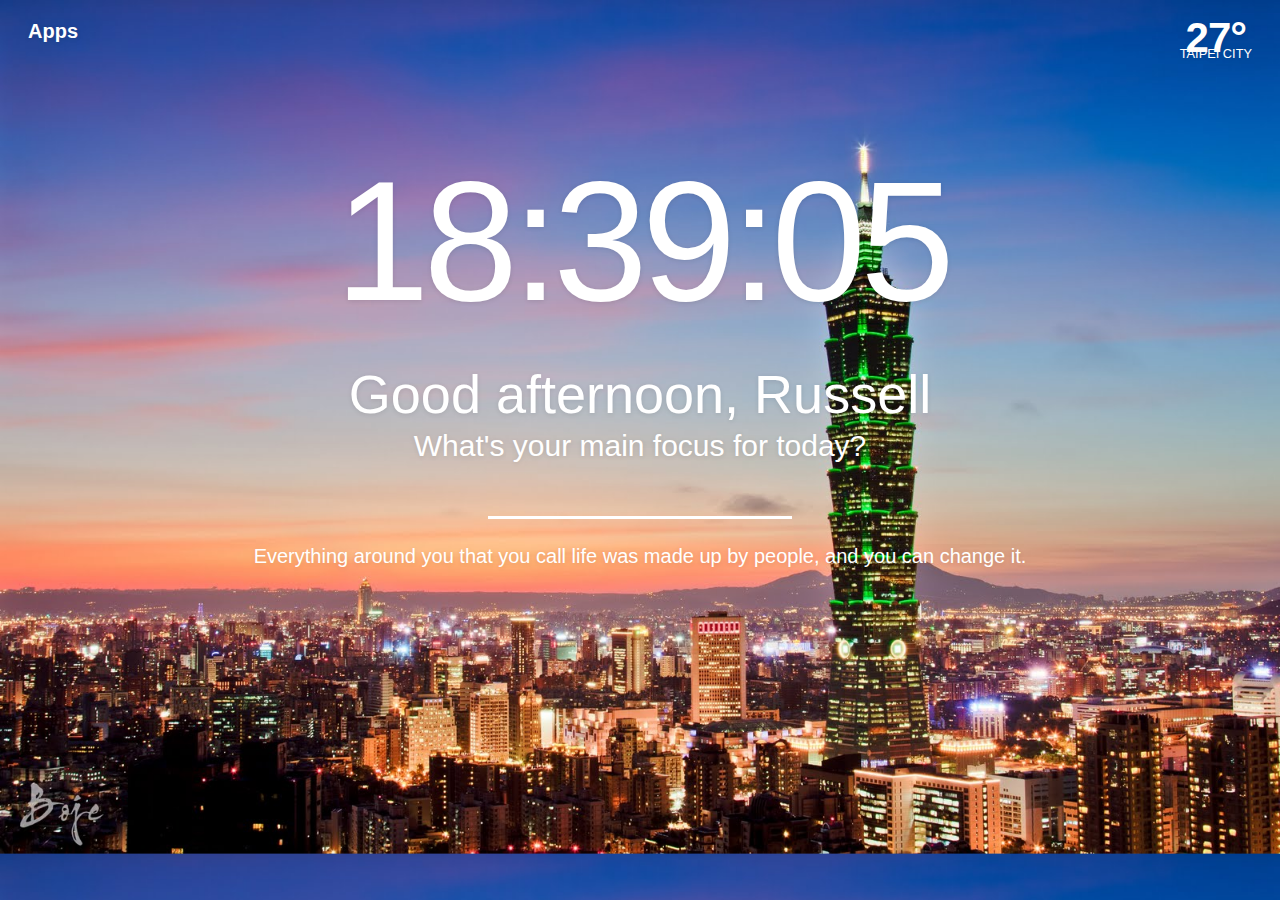
<file: 005/index.html>
<!DOCTYPE HTML PUBLIC "-//W3C//DTD HTML 4.01 Transitional//EN"
"http://www.w3.org/TR/html4/loose.dtd">
<html xmlns="http://www.w3.org/1999/xhtml">
    <head>
        <meta http-equiv="Content-Type" content="text/html; charset=utf-8" />
        <link href="style.css" rel="stylesheet">
        <title>My Chrome Page</title>
        
        
		<script>
			function startTime()
			{
			var today=new Date();
			var h=today.getHours();
			var m=today.getMinutes();
			var s=today.getSeconds();
			// add a zero in front of numbers<10
			m=checkTime(m);
			s=checkTime(s);
			document.getElementById('txt').innerHTML=h+":"+m+":"+s;
			t=setTimeout(function(){startTime()},500);
			}
			
			function checkTime(i)
			{
			if (i<10)
			  {
			  i="0" + i;
			  }
			return i;
			}
		</script>
    </head>
    
    <body onload="startTime()">
    	
		<div id="top_section">
			<strong id="apps">Apps</strong>
			<div id="top_section_right">
				<strong id="temperture">27°</strong>
				<p id="city_name">TAIPEI CITY</p>
			</div>	
		</div>
		
		<div id="main_section">
			
			<div id="clock">	
				<div id="txt"></div>
			</div>

			
			<p id="greeting">Good afternoon, Russell</p>
			<p id="question">What's your main focus for today?</p>
			<input id="input"></input>
			<p id="statement">Everything around you that you call life was made up by people, and you can change it.</p>
		
    </body>
</html>
</file>
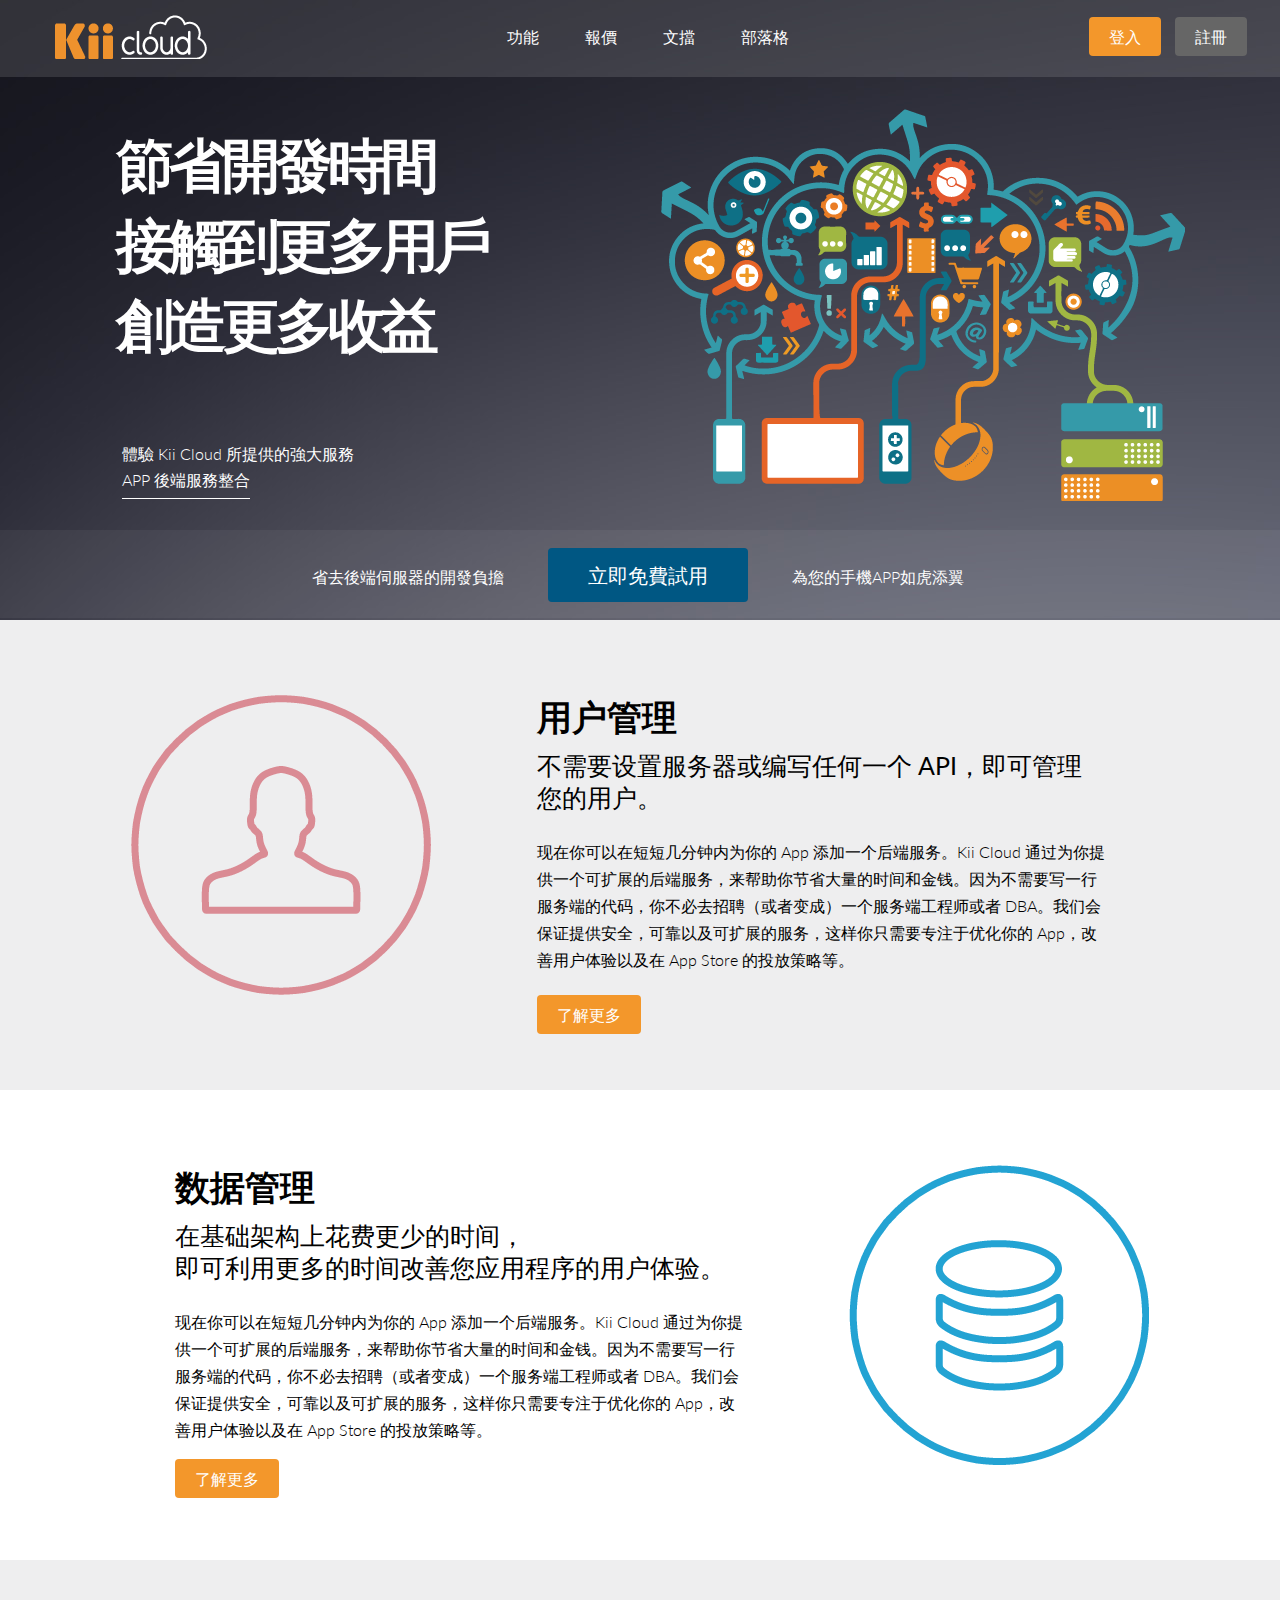
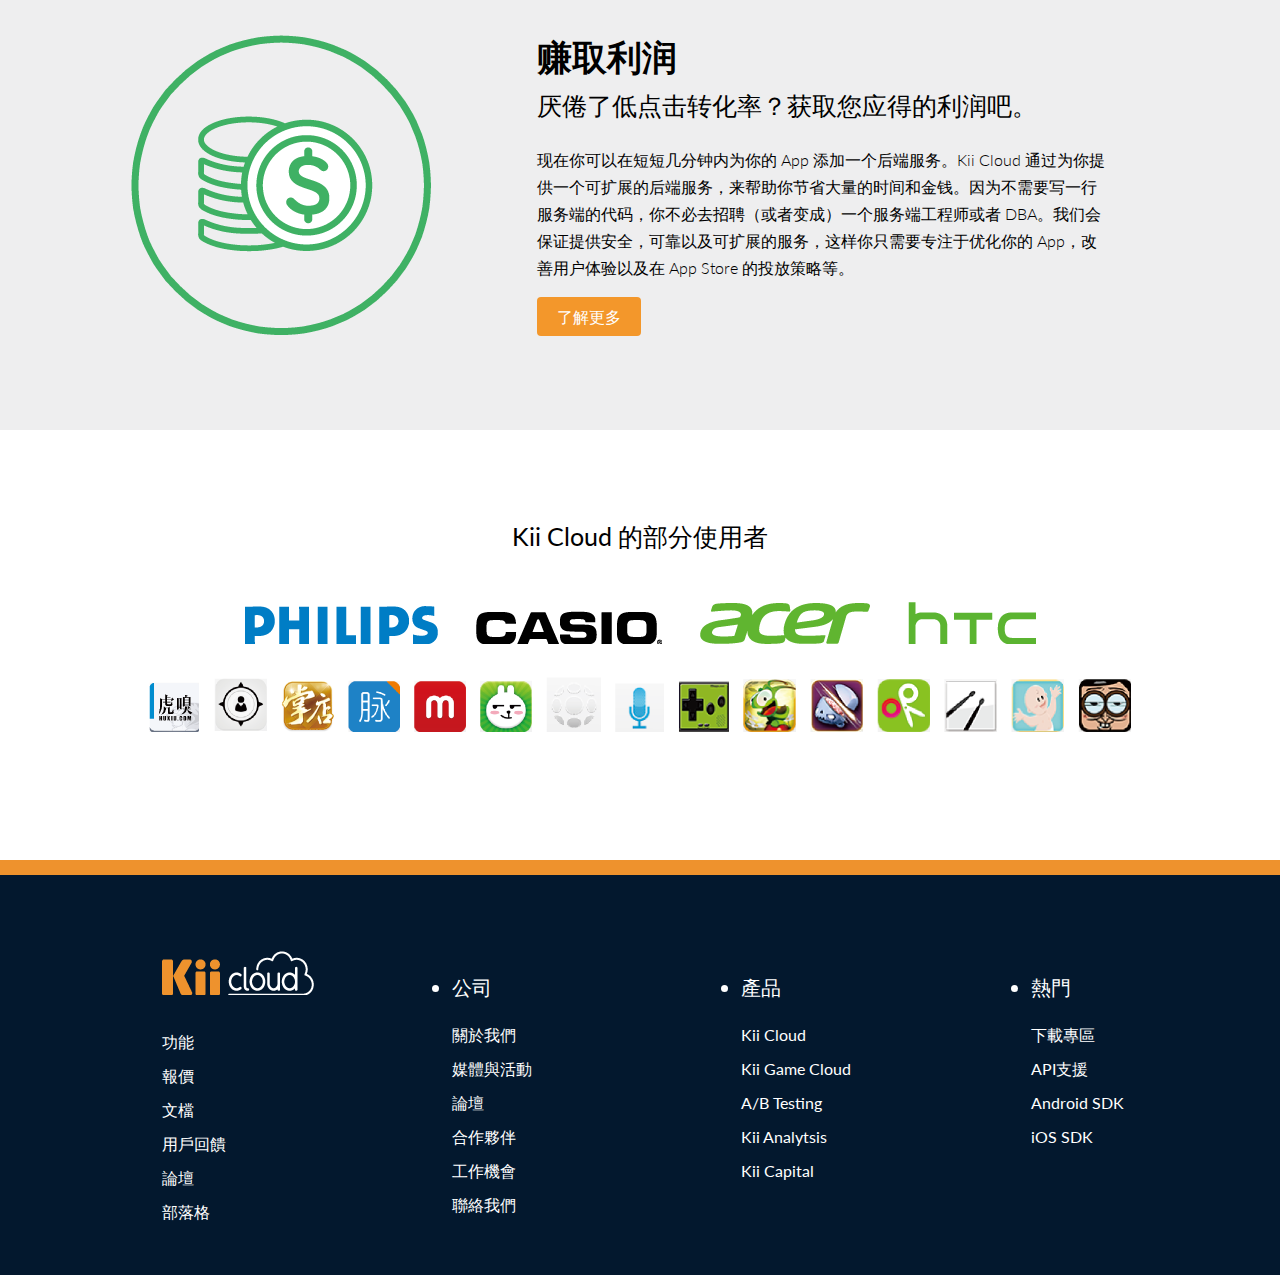
<file: 006/index.html>
<!DOCTYPE HTML PUBLIC "-//W3C//DTD HTML 4.01 Transitional//EN"
"http://www.w3.org/TR/html4/loose.dtd">
<html xmlns="http://www.w3.org/1999/xhtml">

	<head>
		<meta http-equiv="Content-Type" content="text/html; charset=utf-8" />
		<link href="style.css" rel="stylesheet">
		<link href='http://fonts.googleapis.com/css?family=Lato:300,400,700' rel='stylesheet' type='text/css'>
		
		<title>Kii Cloud</title>
	</head>
    
	<body>
		<div id="start">
		<div id="header">
			<a href=""><img id="logo" src="image/kii-logo-small.png"></a>
			
			<span id="feature"><a href="" class="menu" id="feature-text">功能</a></span>
			<span id="pricing"><a href="" class="menu" id="pricing-text">報價</a></span>
			<span id="document"><a href="" class="menu" id="document-text">文擋</a></span>
			<span id="blog"><a href="" class="menu" id="blog-text">部落格</a></span>
			
			<span id="header-right">
			<a href="" class="menu-button" id="signin">登入</a>
			<a href="" class="menu-button" id="signup">註冊</a>
			</span>
		</div>
		

		<div id="slider">
			<h1 id="slide-slogan1">節省開發時間</br>接觸到更多用戶</br>創造更多收益</h1>
			<p id="slide-slogan2">體驗 Kii Cloud 所提供的強大服務</p>
			<p id="slide-slogan3">APP 後端服務整合<p>
			<img id="slide-image" src="image/slide-image01.png">	
		</div>
		
		<div id="action">
			<p id="action-slogan1">省去後端伺服器的開發負擔</p>
			<a href="" class="menu-button" id="action-button">立即免費試用</a>
			<p id="action-slogan2">為您的手機APP如虎添翼</p>
		</div>
		</div>
		
		<div id="section01">
			<span class="section-small" id="section01-left">
				<img src="image/service-user-management.png">
			</span>
			<span class="section-large" id="section01-right">
				<h2>用户管理</h2>
				<h4>不需要设置服务器或编写任何一个 API，即可管理您的用户。<h4>
				<p>现在你可以在短短几分钟内为你的 App 添加一个后端服务。Kii Cloud 通过为你提供一个可扩展的后端服务，来帮助你节省大量的时间和金钱。因为不需要写一行服务端的代码，你不必去招聘（或者变成）一个服务端工程师或者 DBA。我们会保证提供安全，可靠以及可扩展的服务，这样你只需要专注于优化你的 App，改善用户体验以及在 App Store 的投放策略等。</p>
				<a class="button" href="">了解更多</a>				
			</span>
		</div>
		
		<div id="section02">
			<span class="section-large" id="section02-left">
				<h2>数据管理</h2>
				<h4>在基础架构上花费更少的时间，</br>即可利用更多的时间改善您应用程序的用户体验。</h4>
				<p>现在你可以在短短几分钟内为你的 App 添加一个后端服务。Kii Cloud 通过为你提供一个可扩展的后端服务，来帮助你节省大量的时间和金钱。因为不需要写一行服务端的代码，你不必去招聘（或者变成）一个服务端工程师或者 DBA。我们会保证提供安全，可靠以及可扩展的服务，这样你只需要专注于优化你的 App，改善用户体验以及在 App Store 的投放策略等。</p>
				<a class="button" href="">了解更多</a>		
			</span>	
			<span class="section-small" id="section02-right">
				<img id="section02-image" src="image/service-database-management.png">
			</span>
		</div>
		
		<div id="section03">
			<span class="section-small" id="section03-left">
				<img src="image/service-make-money.png">
			</span>
			<span class="section-large" id="section03-right">
				<h2>赚取利润</h2>
				<h4>厌倦了低点击转化率？获取您应得的利润吧。</h4>
				<p>现在你可以在短短几分钟内为你的 App 添加一个后端服务。Kii Cloud 通过为你提供一个可扩展的后端服务，来帮助你节省大量的时间和金钱。因为不需要写一行服务端的代码，你不必去招聘（或者变成）一个服务端工程师或者 DBA。我们会保证提供安全，可靠以及可扩展的服务，这样你只需要专注于优化你的 App，改善用户体验以及在 App Store 的投放策略等。</p>
				<a class="button" href="">了解更多</a>
			</span>	
		</div>
		
		<div id="partner">
			<h4 id="partner-title">Kii Cloud 的部分使用者</h4>
			<div id="partner-large">
				<img class="partner-large-logo" src="image/partner-large01.png">
				<img class="partner-large-logo" src="image/partner-large02.png">
				<img class="partner-large-logo" src="image/partner-large03.png">
				<img class="partner-large-logo" src="image/partner-large04.png">
			</div>
					
			<div id="partner-small">
				<img class="partner-small-logo" src="image/partner01.png">
				<img class="partner-small-logo" src="image/partner02.png">
				<img class="partner-small-logo" src="image/partner03.png">
				<img class="partner-small-logo" src="image/partner04.png">
				<img class="partner-small-logo" src="image/partner05.png">
				<img class="partner-small-logo" src="image/partner06.png">
				<img class="partner-small-logo" src="image/partner07.png">
				<img class="partner-small-logo" src="image/partner08.png">
				<img class="partner-small-logo" src="image/partner09.png">
				<img class="partner-small-logo" src="image/partner10.png">
				<img class="partner-small-logo" src="image/partner11.png">
				<img class="partner-small-logo" src="image/partner12.png">
				<img class="partner-small-logo" src="image/partner13.png">
				<img class="partner-small-logo" src="image/partner14.png">
				<img class="partner-small-logo" src="image/partner15.png">
			</div>
		</div>
		
		<div id="orangebar">
		</div>
		
		<div id="footer">
			<ul id="footer-section01">
				<img id="footer-logo" src="image/kii-logo-small.png">
				<li class="footer-link" id="footer-link01" href="">功能</a>
				<li class="footer-link" href="">報價</a>
				<li class="footer-link" href="">文檔</a>
				<li class="footer-link" href="">用戶回饋</a>
				<li class="footer-link" href="">論壇</a>
				<li class="footer-link" href="">部落格</a>
			</ul>
			<ul id="footer-section02">
				<li class="footer-title">公司</p>
				<li class="footer-link" href="">關於我們</a>
				<li class="footer-link" href="">媒體與活動</a>
				<li class="footer-link" href="">論壇</a>
				<li class="footer-link" href="">合作夥伴</a>
				<li class="footer-link" href="">工作機會</a>
				<li class="footer-link" href="">聯絡我們</a>
			</ul>
			<ul id="footer-section03">
				<li class="footer-title">產品</p>
				<li class="footer-link" href="">Kii Cloud</a>
				<li class="footer-link" href="">Kii Game Cloud</a>
				<li class="footer-link" href="">A/B Testing</a>
				<li class="footer-link" href="">Kii Analytsis</a>
				<li class="footer-link" href="">Kii Capital</a>
			</ul>
			<ul id="footer-section04">
				<li class="footer-title">熱門</p>
				<li class="footer-link" href="">下載專區</a>
				<li class="footer-link" href="">API支援</a>
				<li class="footer-link" href="">Android SDK</a>
				<li class="footer-link" href="">iOS SDK</a>
			</ul>
		</div>
		

	
	
	
	
	
	
	
	
	
	
	
	</body>	    
    
    
</html>
</file>
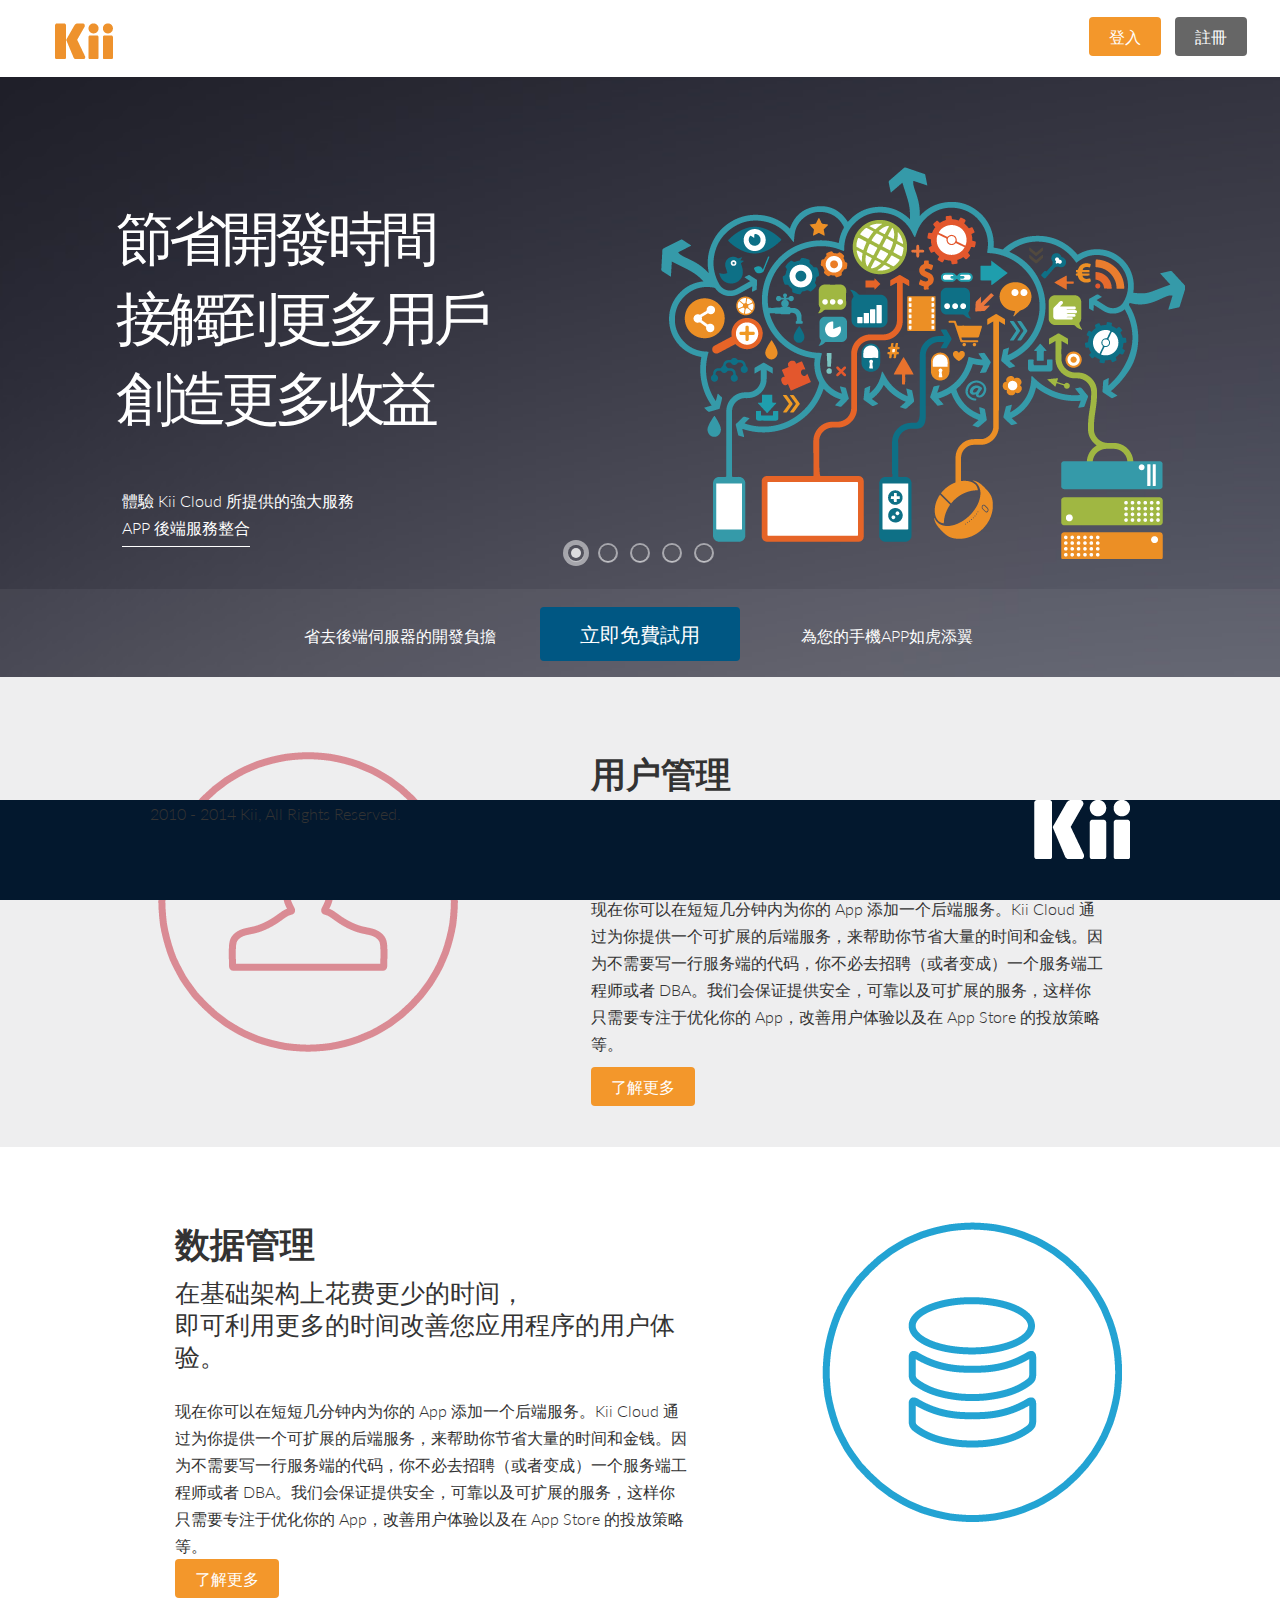
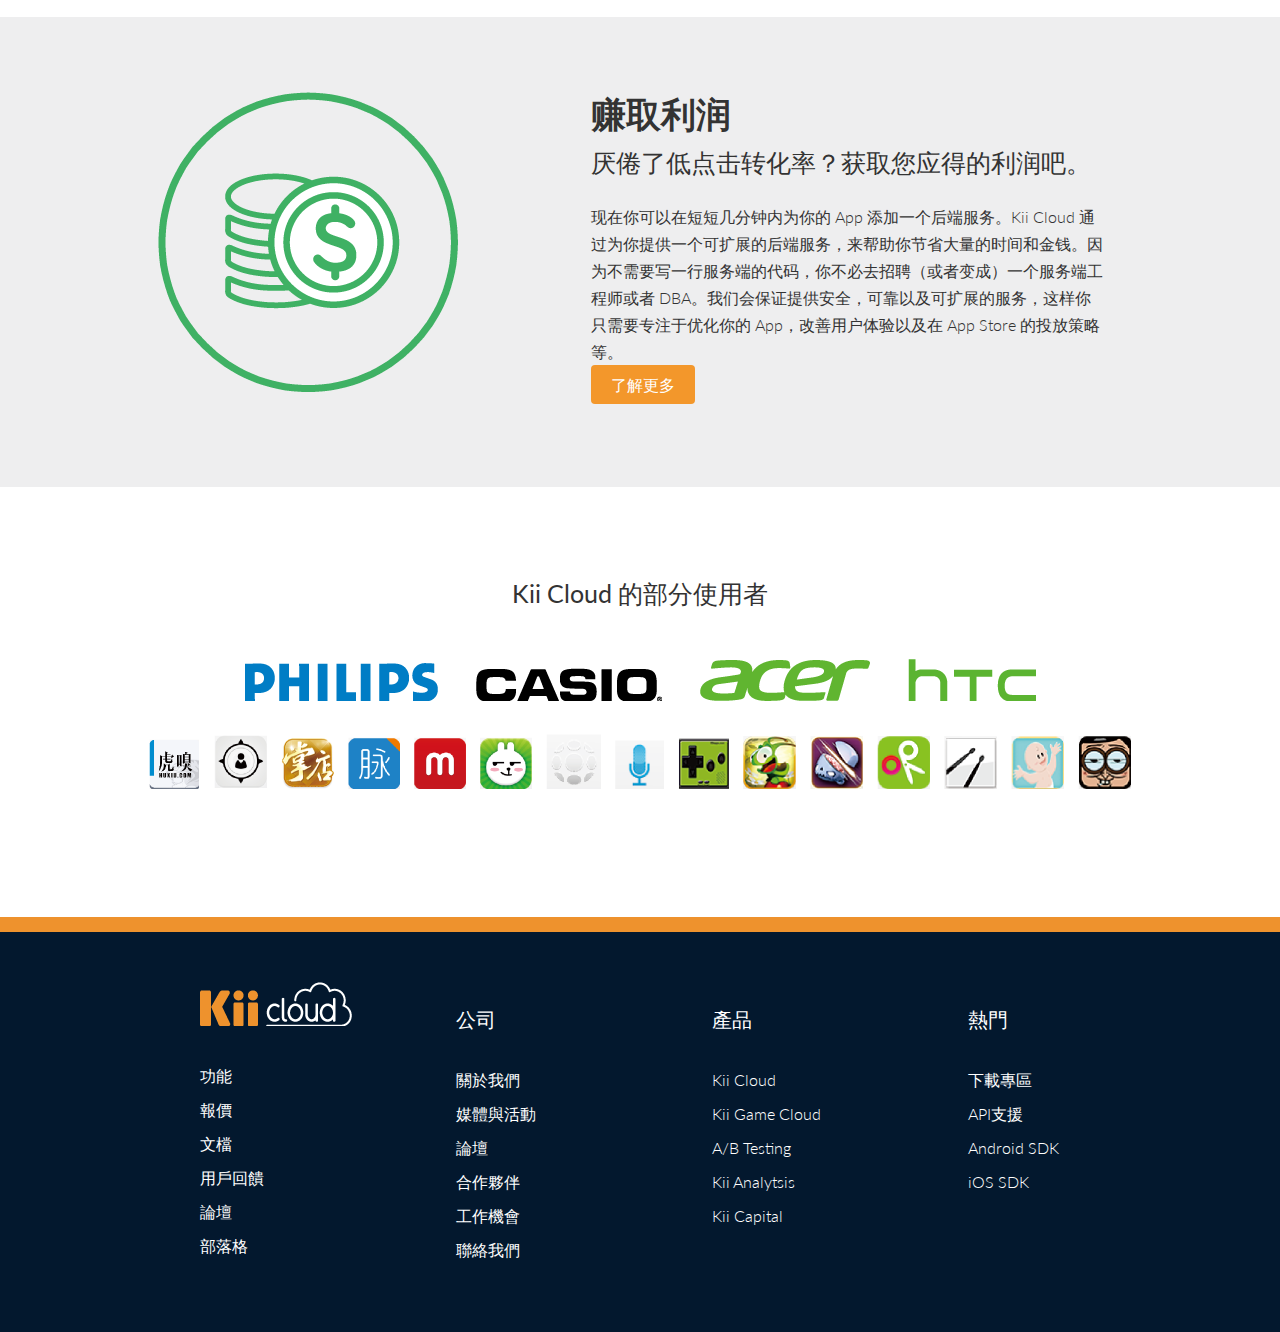
<file: 007/index.html>
<!DOCTYPE html>
<html lang="en">
    <head>
		<meta http-equiv="Content-Type" content="text/html; charset=utf-8" />
		<link href="style.css" rel="stylesheet">
		<link href='http://fonts.googleapis.com/css?family=Lato:300,400,700' rel='stylesheet' type='text/css'>
		<link rel="shortcut icon" href="../favicon.ico"> 
		<link rel="stylesheet" type="text/css" href="css/demo.css" />
        <link rel="stylesheet" type="text/css" href="css/style.css" />
        <link rel="stylesheet" type="text/css" href="css/custom.css" />
		
		<script type="text/javascript" src="js/modernizr.custom.79639.js"></script>
		
		<noscript>
			<link rel="stylesheet" type="text/css" href="css/styleNoJS.css" />
		</noscript>
		
		<meta name="viewport" content="width=device-width, initial-scale=1.0"> 
        <meta name="description" content="Fullscreen Slit Slider with CSS3 and jQuery" />
        <meta name="keywords" content="slit slider, plugin, css3, transitions, jquery, fullscreen, autoplay" />
        <meta name="author" content="Codrops" />
		
		<title>Kii Cloud</title>
    </head>
    <body>
        
        <div id="header">
			<a href=""><img id="logo" src="image/kii-logo-small.png"></a>
			
			<span id="feature"><a href="" class="menu" id="feature-text">功能</a></span>
			<span id="pricing"><a href="" class="menu" id="pricing-text">報價</a></span>
			<span id="document"><a href="" class="menu" id="document-text">文擋</a></span>
			<span id="blog"><a href="" class="menu" id="blog-text">部落格</a></span>
			
			<span id="header-right">
			<a href="" class="menu-button" id="signin">登入</a>
			<a href="" class="menu-button" id="signup">註冊</a>
			</span>
		</div>
        
        
        <div class="container demo-2">
			<!--/ Codrops top bar -->
            <div id="slider" class="sl-slider-wrapper">

				<div class="sl-slider">
				
			<!--/ Slider01 -->
					<div class="sl-slide" data-orientation="vertical" data-slice1-rotation="-5" data-slice2-rotation="10" data-slice1-scale="2" data-slice2-scale="1">
						<div class="sl-slide-inner">
							<div class="bg-img bg-img-1"></div>
							<h1 id="slide-slogan1">節省開發時間</br>接觸到更多用戶</br>創造更多收益</h1>
							<p id="slide-slogan2">體驗 Kii Cloud 所提供的強大服務</p>
							<p id="slide-slogan3">APP 後端服務整合<p>
							<img id="slide-image" src="image/slide-image01.png">
						</div>
						
					</div>
					
			<!--/ Slider02 -->
					<div class="sl-slide" data-orientation="vertical" data-slice1-rotation="-5" data-slice2-rotation="10" data-slice1-scale="2" data-slice2-scale="1">
						<div class="sl-slide-inner">
							<div class="bg-img bg-img-1"></div>
							<h2>Regula aurea.</h2>
							<blockquote><p>Until he extends the circle of his compassion to all living things, man will not himself find peace.</p><cite>Albert Schweitzer</cite></blockquote>
						</div>
					</div>
					
			<!--/ Slider03 -->					
					<div class="sl-slide" data-orientation="vertical" data-slice1-rotation="-5" data-slice2-rotation="10" data-slice1-scale="2" data-slice2-scale="1">
						<div class="sl-slide-inner">
							<div class="bg-img bg-img-1"></div>
							<h2>Dum spiro, spero.</h2>
							<blockquote><p>Thousands of people who say they 'love' animals sit down once or twice a day to enjoy the flesh of creatures who have been utterly deprived of everything that could make their lives worth living and who endured the awful suffering and the terror of the abattoirs.</p><cite>Dame Jane Morris Goodall</cite></blockquote>
						</div>
					</div>
					
			<!--/ Slider04 -->
					<div class="sl-slide" data-orientation="vertical" data-slice1-rotation="-5" data-slice2-rotation="10" data-slice1-scale="2" data-slice2-scale="1">
						<div class="sl-slide-inner">
							<div class="bg-img bg-img-1"></div>
							<h2>Donna nobis pacem.</h2>
							<blockquote><p>The human body has no more need for cows' milk than it does for dogs' milk, horses' milk, or giraffes' milk.</p><cite>Michael Klaper M.D.</cite></blockquote>
						</div>
					</div>
					
			<!--/ Slider05 -->
					<div class="sl-slide" data-orientation="vertical" data-slice1-rotation="-5" data-slice2-rotation="10" data-slice1-scale="2" data-slice2-scale="1">
						<div class="sl-slide-inner">
							<div class="bg-img bg-img-1"></div>
							<h2>Acta Non Verba.</h2>
							<blockquote><p>I think if you want to eat more meat you should kill it yourself and eat it raw so that you are not blinded by the hypocrisy of having it processed for you.</p><cite>Margi Clarke</cite></blockquote>
						</div>
					</div>
					
				
				</div>
				
			<!-- /sl-slider -->
				<nav id="nav-dots" class="nav-dots">
					<span class="nav-dot-current"></span>
					<span></span>
					<span></span>
					<span></span>
					<span></span>
				</nav>

			</div>
			
			<div id="action">
				<p id="action-slogan1">省去後端伺服器的開發負擔</p>
				<a href="" class="menu-button" id="action-button">立即免費試用</a>
				<p id="action-slogan2">為您的手機APP如虎添翼</p>
			</div>
	    </div>
    <!-- Page Main Content -->
				<div id="section01">
			<span class="section-small" id="section01-left">
				<img src="image/service-user-management.png">
			</span>
			<span class="section-large" id="section01-right">
				<h2>用户管理</h2>
				<h4>不需要设置服务器或编写任何一个 API，即可管理您的用户。<h4>
				<p>现在你可以在短短几分钟内为你的 App 添加一个后端服务。Kii Cloud 通过为你提供一个可扩展的后端服务，来帮助你节省大量的时间和金钱。因为不需要写一行服务端的代码，你不必去招聘（或者变成）一个服务端工程师或者 DBA。我们会保证提供安全，可靠以及可扩展的服务，这样你只需要专注于优化你的 App，改善用户体验以及在 App Store 的投放策略等。</p>
				<a class="button" href="">了解更多</a>				
			</span>
		</div>
		
		<div id="section02">
			<span class="section-large" id="section02-left">
				<h2>数据管理</h2>
				<h4>在基础架构上花费更少的时间，</br>即可利用更多的时间改善您应用程序的用户体验。</h4>
				<p>现在你可以在短短几分钟内为你的 App 添加一个后端服务。Kii Cloud 通过为你提供一个可扩展的后端服务，来帮助你节省大量的时间和金钱。因为不需要写一行服务端的代码，你不必去招聘（或者变成）一个服务端工程师或者 DBA。我们会保证提供安全，可靠以及可扩展的服务，这样你只需要专注于优化你的 App，改善用户体验以及在 App Store 的投放策略等。</p>
				<a class="button" href="">了解更多</a>		
			</span>	
			<span class="section-small" id="section02-right">
				<img id="section02-image" src="image/service-database-management.png">
			</span>
		</div>
		
		<div id="section03">
			<span class="section-small" id="section03-left">
				<img src="image/service-make-money.png">
			</span>
			<span class="section-large" id="section03-right">
				<h2>赚取利润</h2>
				<h4>厌倦了低点击转化率？获取您应得的利润吧。</h4>
				<p>现在你可以在短短几分钟内为你的 App 添加一个后端服务。Kii Cloud 通过为你提供一个可扩展的后端服务，来帮助你节省大量的时间和金钱。因为不需要写一行服务端的代码，你不必去招聘（或者变成）一个服务端工程师或者 DBA。我们会保证提供安全，可靠以及可扩展的服务，这样你只需要专注于优化你的 App，改善用户体验以及在 App Store 的投放策略等。</p>
				<a class="button" href="">了解更多</a>
			</span>	
		</div>
		
		<div id="partner">
			<h4 id="partner-title">Kii Cloud 的部分使用者</h4>
			<div id="partner-large">
				<img class="partner-large-logo" src="image/partner-large01.png">
				<img class="partner-large-logo" src="image/partner-large02.png">
				<img class="partner-large-logo" src="image/partner-large03.png">
				<img class="partner-large-logo" src="image/partner-large04.png">
			</div>
					
			<div id="partner-small">
				<img class="partner-small-logo" src="image/partner01.png">
				<img class="partner-small-logo" src="image/partner02.png">
				<img class="partner-small-logo" src="image/partner03.png">
				<img class="partner-small-logo" src="image/partner04.png">
				<img class="partner-small-logo" src="image/partner05.png">
				<img class="partner-small-logo" src="image/partner06.png">
				<img class="partner-small-logo" src="image/partner07.png">
				<img class="partner-small-logo" src="image/partner08.png">
				<img class="partner-small-logo" src="image/partner09.png">
				<img class="partner-small-logo" src="image/partner10.png">
				<img class="partner-small-logo" src="image/partner11.png">
				<img class="partner-small-logo" src="image/partner12.png">
				<img class="partner-small-logo" src="image/partner13.png">
				<img class="partner-small-logo" src="image/partner14.png">
				<img class="partner-small-logo" src="image/partner15.png">
			</div>
		</div>
		
		<div id="orangebar">
		</div>
		
		<div id="footer">
			<span id="footer-section01">
				<img id="footer-logo" src="image/kii-logo-small.png">
				<a class="footer-link" id="footer-link01" href="">功能</a>
				<a class="footer-link" href="">報價</a>
				<a class="footer-link" href="">文檔</a>
				<a class="footer-link" href="">用戶回饋</a>
				<a class="footer-link" href="">論壇</a>
				<a class="footer-link" href="">部落格</a>
			</span>
			<span id="footer-section02">
				<p class="footer-title">公司</p>
				<a class="footer-link" id="footer-link02" href="">關於我們</a>
				<a class="footer-link" href="">媒體與活動</a>
				<a class="footer-link" href="">論壇</a>
				<a class="footer-link" href="">合作夥伴</a>
				<a class="footer-link" href="">工作機會</a>
				<a class="footer-link" href="">聯絡我們</a>
			</span>
			<span id="footer-section03">
				<p class="footer-title">產品</p>
				<a class="footer-link" id="footer-link03" href="">Kii Cloud</a>
				<a class="footer-link" href="">Kii Game Cloud</a>
				<a class="footer-link" href="">A/B Testing</a>
				<a class="footer-link" href="">Kii Analytsis</a>
				<a class="footer-link" href="">Kii Capital</a>
			</span>
			<span id="footer-section04">
				<p class="footer-title">熱門</p>
				<a class="footer-link" id="footer-link04" href="">下載專區</a>
				<a class="footer-link" href="">API支援</a>
				<a class="footer-link" href="">Android SDK</a>
				<a class="footer-link" href="">iOS SDK</a>
			</span>
		</div>
       
        <div id="copyright">
			<p id="footer-copyright">2010 - 2014 Kii, All Rights Reserved.</p>
			<img id="footer-kii-logo" src="image/kii-corporate-logo.png">
		</div>
         
     <!-- Javacript -->
		<script type="text/javascript" src="http://ajax.googleapis.com/ajax/libs/jquery/1.8.2/jquery.min.js"></script>
		<script type="text/javascript" src="js/jquery.ba-cond.min.js"></script>
		<script type="text/javascript" src="js/jquery.slitslider.js"></script>
		<script type="text/javascript">	
			$(function() {
			
				var Page = (function() {

					var $nav = $( '#nav-dots > span' ),
						slitslider = $( '#slider' ).slitslider( {
							onBeforeChange : function( slide, pos ) {

								$nav.removeClass( 'nav-dot-current' );
								$nav.eq( pos ).addClass( 'nav-dot-current' );

							}
						} ),

						init = function() {

							initEvents();
							
						},
						initEvents = function() {

							$nav.each( function( i ) {
							
								$( this ).on( 'click', function( event ) {
									
									var $dot = $( this );
									
									if( !slitslider.isActive() ) {

										$nav.removeClass( 'nav-dot-current' );
										$dot.addClass( 'nav-dot-current' );
									
									}
									
									slitslider.jump( i + 1 );
									return false;
								
								} );
								
							} );

						};

						return { init : init };

				})();

				Page.init();

				/**
				 * Notes: 
				 * 
				 * example how to add items:
				 */

				/*
				
				var $items  = $('<div class="sl-slide sl-slide-color-2" data-orientation="horizontal" data-slice1-rotation="-5" data-slice2-rotation="10" data-slice1-scale="2" data-slice2-scale="1"><div class="sl-slide-inner bg-1"><div class="sl-deco" data-icon="t"></div><h2>some text</h2><blockquote><p>bla bla</p><cite>Margi Clarke</cite></blockquote></div></div>');
				
				// call the plugin's add method
				ss.add($items);

				*/
			
			});
		</script>
	</body>
</html>
</file>
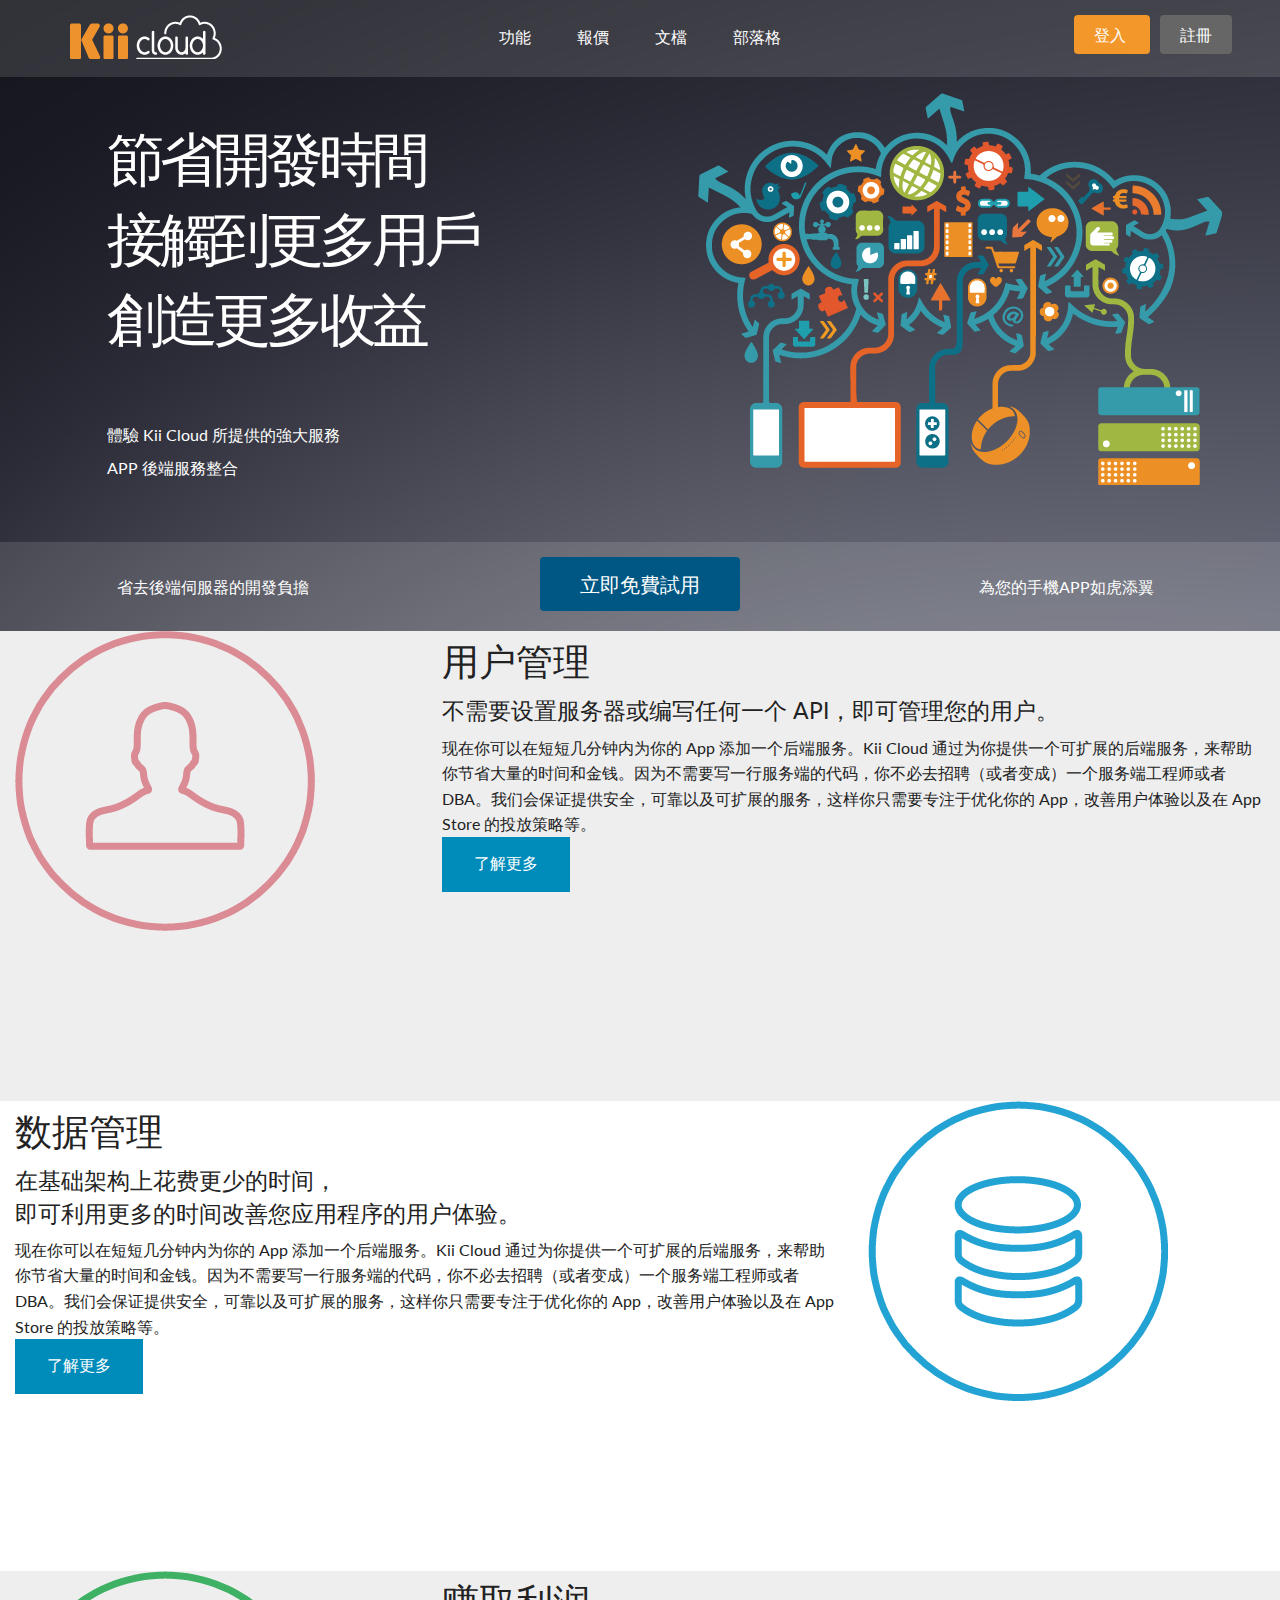
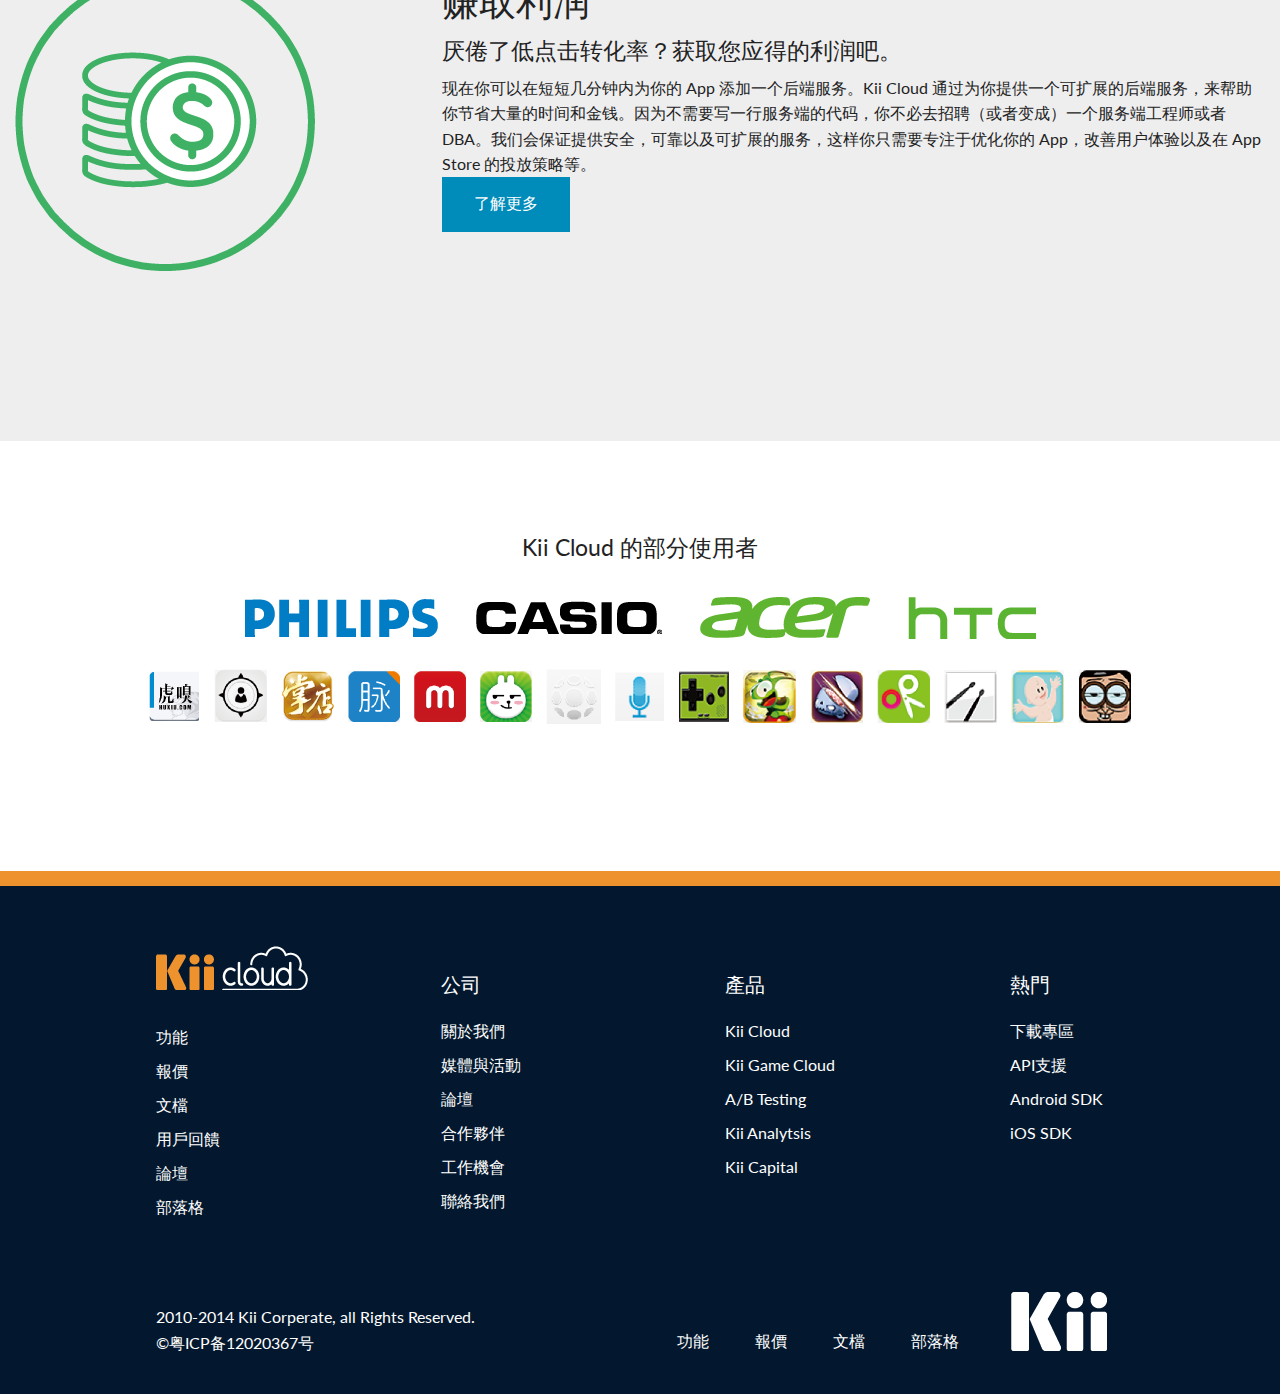
<file: 008/index.html>
<!DOCTYPE HTML PUBLIC "-//W3C//DTD HTML 4.01 Transitional//EN"
"http://www.w3.org/TR/html4/loose.dtd">
<html xmlns="http://www.w3.org/1999/xhtml">

	<head>
		<meta http-equiv="Content-Type" content="text/html; charset=utf-8" />
		<meta name="viewport" content="width=device-width, initial-scale=1.0">
		
		<link href="css/style.css" rel="stylesheet">
		<link href='http://fonts.googleapis.com/css?family=Lato:300,400,700' rel='stylesheet' type='text/css'>
		
		<title>Kii Cloud</title>
		
		  <link href="css/style.css" rel="stylesheet">
		  <link href="css/normalize.css" rel="stylesheet">
		  <link href="css/foundation.css" rel="stylesheet">
		
		  <script src="js/vendor/modernizr.js"></script>
		  <script src="js/foundation/foundation.topbar.js"></script>

	</head>
    
	<body>
		
		<!-- Main Container -->		
		<section id="main-container">
			
			<!-- Top Bar -->
			<section id="top-bar">
			    <div class="row">
				  
				  <div class="small-12 medium-12 large-4 columns">
					<a href=""><img id="logo" src="image/kii-logo-small.png"></a>
				  </div>
				  
				  <div class="small-12 medium-8 large-4 columns">
				  	<ul>
						<li id="feature"><a href="" class="menu" id="feature-text">功能</a></li>
						<li id="pricing"><a href="" class="menu" id="pricing-text">報價</a></li>
						<li id="document"><a href="" class="menu" id="document-text">文檔</a></li>
						<li id="blog"><a href="" class="menu" id="blog-text">部落格</a></li>
					</ul>
				  </div>
				  
				  <div class="small-12 medium-4 large-4 columns">
				  	<ul id="header-right">
						<li href="" class="menu-button" id="signin">登入</a>
						<li href="" class="menu-button" id="signup">註冊</a>
					</ul>
				  </div>
				
				</div>
			</section>


			<!-- Slider -->
			<section id="slider">
				<div class="row">
					<div id="slide-left" class="large-6 medium-12 small-12 columns">
						<h1 id="slide-slogan1">節省開發時間</br>接觸到更多用戶</br>創造更多收益</h1>
						<p id="slide-slogan2">體驗 Kii Cloud 所提供的強大服務</p>
						<p id="slide-slogan3">APP 後端服務整合<p>
					</div>
					<div id="slide-right" class="large-6 medium-12 small-12 columns">
			  			<img id="slide-image" src="image/slide-image01.png">
				  	</div>
				</div>
			</section>
		
		
			<!-- Action Bar -->		
			<section id="action-bar">
				<div class="row">
			  		<div class="small-12 large-4 columns action-bar">
						<p id="action-bar-slogan1">省去後端伺服器的開發負擔</p>	
			  		</div>

			  		<div class="small-12 large-4 columns action-bar">
						<a href="" class="menu-button" id="action-bar-button">立即免費試用</a>	
			  		</div>
			  		
			  		<div class="small-12 large-4 columns action-bar">
						<p id="action-bar-slogan2">為您的手機APP如虎添翼</p>	
			  		</div>
				</div>
			</section>
		</section>
		
		
		<!-- Feature1 -->
		<section id="feature-user-management">
			<div class="row">
			  <div class="small-12 large-4 columns">
			  	<img src="image/feature-user-management.png">
			  </div>
			  
			  <div class="small-12 large-8 columns">
			  	<h2>用户管理</h2>
				<h4>不需要设置服务器或编写任何一个 API，即可管理您的用户。<h4>
				<p>现在你可以在短短几分钟内为你的 App 添加一个后端服务。Kii Cloud 通过为你提供一个可扩展的后端服务，来帮助你节省大量的时间和金钱。因为不需要写一行服务端的代码，你不必去招聘（或者变成）一个服务端工程师或者 DBA。我们会保证提供安全，可靠以及可扩展的服务，这样你只需要专注于优化你的 App，改善用户体验以及在 App Store 的投放策略等。</p>
				<a class="button" href="">了解更多</a>				
			  </div>
			</div>
		</section>
		
		
		<!-- Feature2 -->
		<section id="feature-data-management">  
			<div class="row">
				<div class="small-12 large-8 columns">
					<h2>数据管理</h2>
					<h4>在基础架构上花费更少的时间，</br>即可利用更多的时间改善您应用程序的用户体验。</h4>
					<p>现在你可以在短短几分钟内为你的 App 添加一个后端服务。Kii Cloud 通过为你提供一个可扩展的后端服务，来帮助你节省大量的时间和金钱。因为不需要写一行服务端的代码，你不必去招聘（或者变成）一个服务端工程师或者 DBA。我们会保证提供安全，可靠以及可扩展的服务，这样你只需要专注于优化你的 App，改善用户体验以及在 App Store 的投放策略等。</p>
					<a class="button" href="">了解更多</a>		
				</div>
					
				<div class="small-12 large-4 columns">
					<img id="feature-data-management-image" src="image/feature-database-management.png">
				</div>
			</div>
		</section>
		
		
		<!-- Feature3 -->
		<section id="feature-make-money">
			<div class="row">
			  <div class="small-12 large-4 columns">
			  	<img src="image/feature-make-money.png">
			  </div>
			  
			  <div class="small-12 large-8 columns">
			  	<h2>赚取利润</h2>
				<h4>厌倦了低点击转化率？获取您应得的利润吧。</h4>
				<p>现在你可以在短短几分钟内为你的 App 添加一个后端服务。Kii Cloud 通过为你提供一个可扩展的后端服务，来帮助你节省大量的时间和金钱。因为不需要写一行服务端的代码，你不必去招聘（或者变成）一个服务端工程师或者 DBA。我们会保证提供安全，可靠以及可扩展的服务，这样你只需要专注于优化你的 App，改善用户体验以及在 App Store 的投放策略等。</p>
				<a class="button" href="">了解更多</a>				
			  </div>
			</div>
		</section>
		
		
		<!-- Partner -->
		<section id="partner">
			<h4 id="partner-title">Kii Cloud 的部分使用者</h4>
			<div id="partner-large">
				<img class="partner-large-logo" src="image/partner-large01.png">
				<img class="partner-large-logo" src="image/partner-large02.png">
				<img class="partner-large-logo" src="image/partner-large03.png">
				<img class="partner-large-logo" src="image/partner-large04.png">
			</div>
					
			<div id="partner-small">
				<img class="partner-small-logo" src="image/partner01.png">
				<img class="partner-small-logo" src="image/partner02.png">
				<img class="partner-small-logo" src="image/partner03.png">
				<img class="partner-small-logo" src="image/partner04.png">
				<img class="partner-small-logo" src="image/partner05.png">
				<img class="partner-small-logo" src="image/partner06.png">
				<img class="partner-small-logo" src="image/partner07.png">
				<img class="partner-small-logo" src="image/partner08.png">
				<img class="partner-small-logo" src="image/partner09.png">
				<img class="partner-small-logo" src="image/partner10.png">
				<img class="partner-small-logo" src="image/partner11.png">
				<img class="partner-small-logo" src="image/partner12.png">
				<img class="partner-small-logo" src="image/partner13.png">
				<img class="partner-small-logo" src="image/partner14.png">
				<img class="partner-small-logo" src="image/partner15.png">
			</div>
		</section>
		
		<!-- Orange Bar -->
		<section id="orangebar">
		</section>
		
		<!-- Footer -->
		<section id="footer">
			<div class="row">
				<div class="small-6 large-3 columns">
					<ul class="footer-section">
						<img id="footer-logo" src="image/kii-logo-small.png">
						<li class="footer-link" id="footer-link01" href="">功能</a>
						<li class="footer-link" href="">報價</a>
						<li class="footer-link" href="">文檔</a>
						<li class="footer-link" href="">用戶回饋</a>
						<li class="footer-link" href="">論壇</a>
						<li class="footer-link" href="">部落格</a>
					</ul>
				</div>
				
				<div class="small-6 large-3 columns">
					<ul class="footer-section">
						<li class="footer-title">公司</p>
						<li class="footer-link" href="">關於我們</a>
						<li class="footer-link" href="">媒體與活動</a>
						<li class="footer-link" href="">論壇</a>
						<li class="footer-link" href="">合作夥伴</a>
						<li class="footer-link" href="">工作機會</a>
						<li class="footer-link" href="">聯絡我們</a>
					</ul>
				</div>
				
				<div class="small-6 large-3 columns">
					<ul class="footer-section">
						<li class="footer-title">產品</p>
						<li class="footer-link" href="">Kii Cloud</a>
						<li class="footer-link" href="">Kii Game Cloud</a>
						<li class="footer-link" href="">A/B Testing</a>
						<li class="footer-link" href="">Kii Analytsis</a>
						<li class="footer-link" href="">Kii Capital</a>
					</ul>
				</div>
				
				<div class="small-6 large-3 columns">
					<ul class="footer-section">
						<li class="footer-title">熱門</p>
						<li class="footer-link" href="">下載專區</a>
						<li class="footer-link" href="">API支援</a>
						<li class="footer-link" href="">Android SDK</a>
						<li class="footer-link" href="">iOS SDK</a>
					</ul>
				</div>
		</section>
		
		
		<!-- Copyright -->
		<section id="copyright">
			<div class="row">	
				<div class="large-4 small-12 columns">
					<p id="copyright-word">
						2010-2014 Kii Corperate, all Rights Reserved.</br>
						©粤ICP备12020367号
					</p>
				</div>
				<div id="copyright-menu-container" class="large-5 small-12 columns">
					<ul id="copyright-menu">
						<li id="feature"><a href="" class="menu" id="feature-text">功能</a></li>
						<li id="pricing"><a href="" class="menu" id="pricing-text">報價</a></li>
						<li id="document"><a href="" class="menu" id="document-text">文檔</a></li>
						<li id="blog"><a href="" class="menu" id="blog-text">部落格</a></li>
					</ul>
				</div>
				<div id="copyright-logo-container" class="large-2 samll-12 columns">
					<img id="copyright-logo" src="image/kii-corporate-logo.png">
				</div>
				
				<div class="large-1 samll-12 columns">

				</div>
			</div>	
		</section>
		
	</body>	    
    
    
</html>
</file>
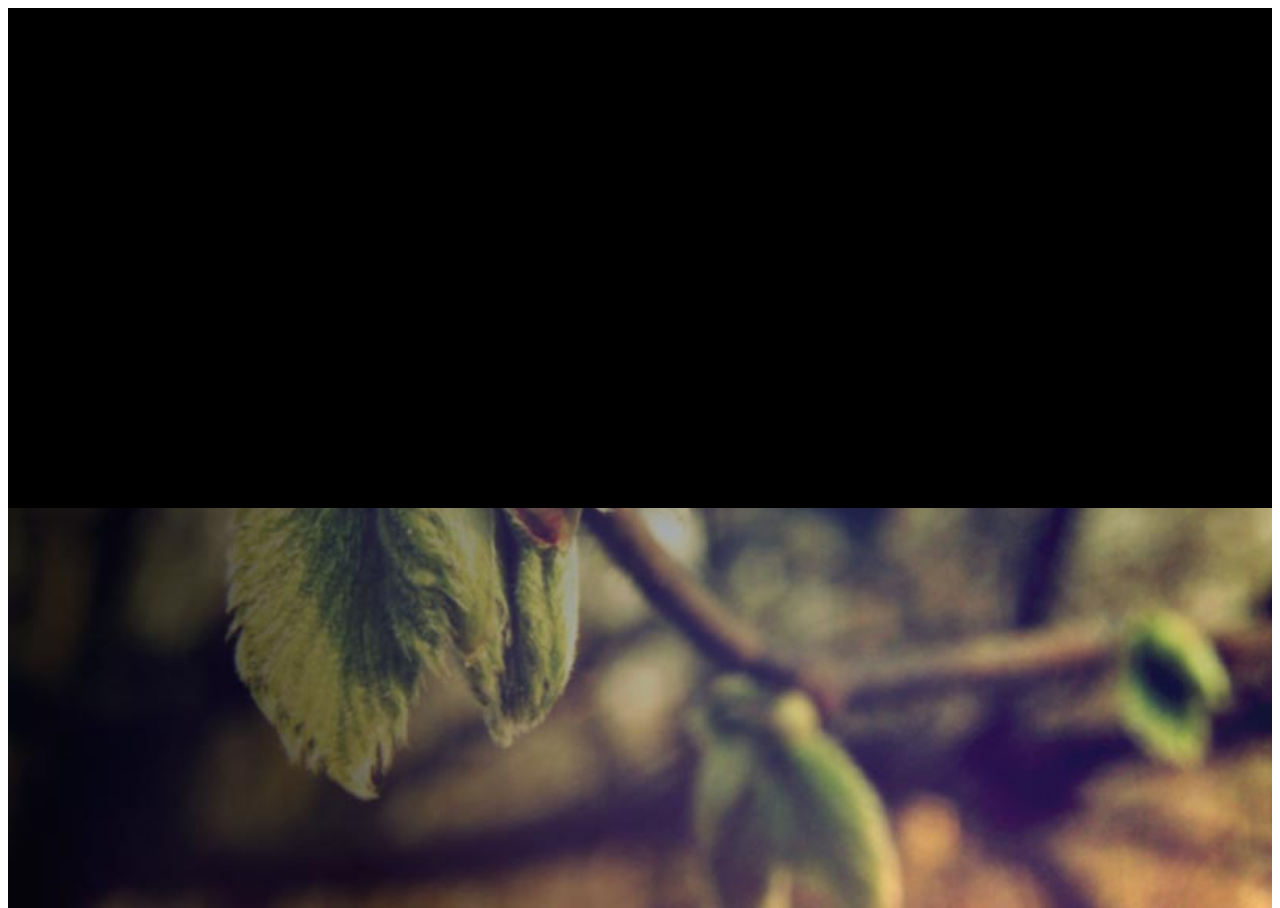
<file: 010/index.html>
<!DOCTYPE HTML PUBLIC "-//W3C//DTD HTML 4.01 Transitional//EN"
"http://www.w3.org/TR/html4/loose.dtd">
<html xmlns="http://www.w3.org/1999/xhtml">

	<head>
		<meta http-equiv="Content-Type" content="text/html; charset=utf-8" />
		<meta name="viewport" content="width=device-width, initial-scale=1.0">
		
		<link href="style.css" rel="stylesheet">

	</head>
    
	<body>
		<div id="white">
			<div id="black">
			</div>	
		</div>
		
	
	</body>
	
</html>
</file>
<file: 001/style.css>
h1 {
text-align: center;
border-bottom: 1px solid #999999;
padding: 20px;
}

123 {
	color:#666
}
	


/*
This is a example of commect in CSS file.
 */
</file>
<file: 002/style.css>
h1 {
	font-size:50px;
}


.clearfix:after {

	content: ".";

	display: block;

	clear: both;

	visibility: hidden;

	line-height: 0;

	height: 0;

}

 

.clearfix {

	display: inline-block;

}

 

html[xmlns] .clearfix {

	display: block;

}

 

* html .clearfix {

	height: 1%;

}



img {
	display: block;
}


#header_inside {
	width: 30%;
	position: relative;
	margin: 0 auto;
}


#object10 {
	display: inline;
}


.class1 {
	display: inline;
}

#object1 {
	line-height: 24px;
	left:0px;
}


#object2 {
	position:absolute;
	right:0px;
}



#object4 {
	text-align: center;
}


#object5 {
	text-align: center;
}


#image {
	margin: 100px auto;
}


/*Left*/

#left {
	margin-bottom: 50px; 
	position:absolute;
	left:50px;
	top:800px;
	width: 350px;
	text-align: center;
}

#left_title  {
	border-bottom: 1px solid #999999;
	padding: 10px;
}

/*Center*/

#center {
	margin-bottom: 50px; 
	position:absolute;
	left:450px;
	top:800px;
	width: 350px;
	text-align: center;
}
#center_title {
	border-bottom: 1px solid #999999;
	padding: 10px;
}


/*Right*/

#right {
	margin-bottom: 50px; 
	position:absolute;
	left:900px;
	top:800px;
	width: 350px;
	text-align: center;
}
#right_title {
	border-bottom: 1px solid #999999;
	padding: 10px;
}
</file>
<file: 003/style.css>
/* ----------------------- */


#top_ver_words {
	width: 45%;
	margin-left: auto;
	margin-right: auto;
	margin-top: 18px; 
	margin-bottom:0;
	display: flex;
	position: relative;
	top: 67px;

}

body {
	margin-top: 0px
}

.word {
	display: inline;
}

#ver_words_1 {
	-webkit-writing-mode: vertical-rl;
	display: inline;
	margin-right: 12.5%;
	margin-left: 12.5%;
	font-size: 20px;
}

#ver_words_2 {
	-webkit-writing-mode: vertical-rl;
	display: inline;
	margin-right: 5.5%;
	margin-left: 12.5%;
	font-size: 24px;
	line-height: 35px;
}

#ver_words_3 {
	-webkit-writing-mode: vertical-rl;
	display: inline;
	margin-right: 12.5%;
	margin-left: 12.5%;
	font-size: 63px;
}

#ver_words_4 {
	-webkit-writing-mode: vertical-rl;
	display: inline;
	margin-right: 6%;
	margin-left: 12.5%;
	font-size: 90px;
}



#square {
	text-align: center;
	position: relative;
	top: -64px;
	z-index:-1;
}


img {
	width: 400px;
	height: 400px;
	background-color: blue;

}

#em_div{
	text-align: left;
	margin:21%;
	position: absolute;
	top: 0px;
	left: -5px;
}


#em {
	font-size: 500px;
	margin: 0 0;
	-webkit-transform:rotate(35deg);
}


#slogan_div {
	position: absolute;
	top: 472px;
	left: 600px;
}


#slogan {
	font-size: 24px;
	line-height: 35px;
}
</file>
<file: 004/css/flat-ui.css>
@font-face {
  font-family: 'Lato';
  src: url('../fonts/lato/lato-black.eot');
  src: url('../fonts/lato/lato-black.eot?#iefix') format('embedded-opentype'), url('../fonts/lato/lato-black.woff') format('woff'), url('../fonts/lato/lato-black.ttf') format('truetype'), url('../fonts/lato/lato-black.svg#latoblack') format('svg');
  font-weight: 900;
  font-style: normal;
}
@font-face {
  font-family: 'Lato';
  src: url('../fonts/lato/lato-bold.eot');
  src: url('../fonts/lato/lato-bold.eot?#iefix') format('embedded-opentype'), url('../fonts/lato/lato-bold.woff') format('woff'), url('../fonts/lato/lato-bold.ttf') format('truetype'), url('../fonts/lato/lato-bold.svg#latobold') format('svg');
  font-weight: bold;
  font-style: normal;
}
@font-face {
  font-family: 'Lato';
  src: url('../fonts/lato/lato-bolditalic.eot');
  src: url('../fonts/lato/lato-bolditalic.eot?#iefix') format('embedded-opentype'), url('../fonts/lato/lato-bolditalic.woff') format('woff'), url('../fonts/lato/lato-bolditalic.ttf') format('truetype'), url('../fonts/lato/lato-bolditalic.svg#latobold-italic') format('svg');
  font-weight: bold;
  font-style: italic;
}
@font-face {
  font-family: 'Lato';
  src: url('../fonts/lato/lato-italic.eot');
  src: url('../fonts/lato/lato-italic.eot?#iefix') format('embedded-opentype'), url('../fonts/lato/lato-italic.woff') format('woff'), url('../fonts/lato/lato-italic.ttf') format('truetype'), url('../fonts/lato/lato-italic.svg#latoitalic') format('svg');
  font-weight: normal;
  font-style: italic;
}
@font-face {
  font-family: 'Lato';
  src: url('../fonts/lato/lato-light.eot');
  src: url('../fonts/lato/lato-light.eot?#iefix') format('embedded-opentype'), url('../fonts/lato/lato-light.woff') format('woff'), url('../fonts/lato/lato-light.ttf') format('truetype'), url('../fonts/lato/lato-light.svg#latolight') format('svg');
  font-weight: 300;
  font-style: normal;
}
@font-face {
  font-family: 'Lato';
  src: url('../fonts/lato/lato-regular.eot');
  src: url('../fonts/lato/lato-regular.eot?#iefix') format('embedded-opentype'), url('../fonts/lato/lato-regular.woff') format('woff'), url('../fonts/lato/lato-regular.ttf') format('truetype'), url('../fonts/lato/lato-regular.svg#latoregular') format('svg');
  font-weight: normal;
  font-style: normal;
}
@font-face {
  font-family: "Flat-UI-Icons";
  src: url('../fonts/flat-ui-icons-regular.eot');
  src: url('../fonts/flat-ui-icons-regular.eot?#iefix') format('embedded-opentype'), url('../fonts/flat-ui-icons-regular.woff') format('woff'), url('../fonts/flat-ui-icons-regular.ttf') format('truetype'), url('../fonts/flat-ui-icons-regular.svg#flat-ui-icons-regular') format('svg');
  font-weight: normal;
  font-style: normal;
}
/* Use the following CSS code if you want to use data attributes for inserting your icons */
[data-icon]:before {
  font-family: 'Flat-UI-Icons';
  content: attr(data-icon);
  speak: none;
  font-weight: normal;
  font-variant: normal;
  text-transform: none;
  -webkit-font-smoothing: antialiased;
  -moz-osx-font-smoothing: grayscale;
}
/* Use the following CSS code if you want to have a class per icon */
/*
Instead of a list of all class selectors,
you can use the generic selector below, but it's slower:
[class*="fui-"] {
*/
.fui-triangle-up,
.fui-triangle-up-small,
.fui-triangle-right-large,
.fui-triangle-left-large,
.fui-triangle-down,
.fui-info,
.fui-alert,
.fui-question,
.fui-window,
.fui-windows,
.fui-arrow-right,
.fui-arrow-left,
.fui-loop,
.fui-cmd,
.fui-mic,
.fui-triangle-down-small,
.fui-check-inverted,
.fui-heart,
.fui-location,
.fui-plus,
.fui-check,
.fui-cross,
.fui-list,
.fui-new,
.fui-video,
.fui-photo,
.fui-volume,
.fui-time,
.fui-eye,
.fui-chat,
.fui-home,
.fui-upload,
.fui-search,
.fui-user,
.fui-mail,
.fui-lock,
.fui-power,
.fui-star,
.fui-calendar,
.fui-gear,
.fui-book,
.fui-exit,
.fui-trash,
.fui-folder,
.fui-bubble,
.fui-cross-inverted,
.fui-plus-inverted,
.fui-export,
.fui-radio-unchecked,
.fui-radio-checked,
.fui-checkbox-unchecked,
.fui-checkbox-checked,
.fui-flat,
.fui-calendar-solid,
.fui-star-2,
.fui-credit-card,
.fui-clip,
.fui-link,
.fui-pause,
.fui-play,
.fui-tag,
.fui-document,
.fui-image,
.fui-facebook,
.fui-youtube,
.fui-vimeo,
.fui-twitter,
.fui-stumbleupon,
.fui-spotify,
.fui-skype,
.fui-pinterest,
.fui-path,
.fui-myspace,
.fui-linkedin,
.fui-googleplus,
.fui-dribbble,
.fui-blogger,
.fui-behance,
.fui-list-thumbnailed,
.fui-list-small-thumbnails,
.fui-list-numbered,
.fui-list-large-thumbnails,
.fui-list-columned,
.fui-list-bulleted {
  display: inline-block;
  font-family: 'Flat-UI-Icons';
  speak: none;
  font-style: normal;
  font-weight: normal;
  font-variant: normal;
  text-transform: none;
  -webkit-font-smoothing: antialiased;
  -moz-osx-font-smoothing: grayscale;
}
.fui-triangle-up:before {
  content: "\e000";
}
.fui-triangle-up-small:before {
  content: "\e001";
}
.fui-triangle-right-large:before {
  content: "\e002";
}
.fui-triangle-left-large:before {
  content: "\e003";
}
.fui-triangle-down:before {
  content: "\e004";
}
.fui-info:before {
  content: "\e016";
}
.fui-alert:before {
  content: "\e017";
}
.fui-question:before {
  content: "\e018";
}
.fui-window:before {
  content: "\e019";
}
.fui-windows:before {
  content: "\e01a";
}
.fui-arrow-right:before {
  content: "\e02c";
}
.fui-arrow-left:before {
  content: "\e02d";
}
.fui-loop:before {
  content: "\e02e";
}
.fui-cmd:before {
  content: "\e02f";
}
.fui-mic:before {
  content: "\e030";
}
.fui-triangle-down-small:before {
  content: "\e005";
}
.fui-check-inverted:before {
  content: "\e006";
}
.fui-heart:before {
  content: "\e007";
}
.fui-location:before {
  content: "\e008";
}
.fui-plus:before {
  content: "\e009";
}
.fui-check:before {
  content: "\e00a";
}
.fui-cross:before {
  content: "\e00b";
}
.fui-list:before {
  content: "\e00c";
}
.fui-new:before {
  content: "\e00d";
}
.fui-video:before {
  content: "\e00e";
}
.fui-photo:before {
  content: "\e00f";
}
.fui-volume:before {
  content: "\e010";
}
.fui-time:before {
  content: "\e011";
}
.fui-eye:before {
  content: "\e012";
}
.fui-chat:before {
  content: "\e013";
}
.fui-home:before {
  content: "\e015";
}
.fui-upload:before {
  content: "\e01b";
}
.fui-search:before {
  content: "\e01c";
}
.fui-user:before {
  content: "\e01d";
}
.fui-mail:before {
  content: "\e01e";
}
.fui-lock:before {
  content: "\e01f";
}
.fui-power:before {
  content: "\e020";
}
.fui-star:before {
  content: "\e021";
}
.fui-calendar:before {
  content: "\e023";
}
.fui-gear:before {
  content: "\e024";
}
.fui-book:before {
  content: "\e025";
}
.fui-exit:before {
  content: "\e026";
}
.fui-trash:before {
  content: "\e027";
}
.fui-folder:before {
  content: "\e028";
}
.fui-bubble:before {
  content: "\e029";
}
.fui-cross-inverted:before {
  content: "\e02a";
}
.fui-plus-inverted:before {
  content: "\e031";
}
.fui-export:before {
  content: "\e014";
}
.fui-radio-unchecked:before {
  content: "\e02b";
}
.fui-radio-checked:before {
  content: "\e032";
}
.fui-checkbox-unchecked:before {
  content: "\e033";
}
.fui-checkbox-checked:before {
  content: "\e034";
}
.fui-flat:before {
  content: "\e035";
}
.fui-calendar-solid:before {
  content: "\e022";
}
.fui-star-2:before {
  content: "\e036";
}
.fui-credit-card:before {
  content: "\e037";
}
.fui-clip:before {
  content: "\e038";
}
.fui-link:before {
  content: "\e039";
}
.fui-pause:before {
  content: "\e03b";
}
.fui-play:before {
  content: "\e03c";
}
.fui-tag:before {
  content: "\e03d";
}
.fui-document:before {
  content: "\e03e";
}
.fui-image:before {
  content: "\e03a";
}
.fui-facebook:before {
  content: "\e03f";
}
.fui-youtube:before {
  content: "\e040";
}
.fui-vimeo:before {
  content: "\e041";
}
.fui-twitter:before {
  content: "\e042";
}
.fui-stumbleupon:before {
  content: "\e043";
}
.fui-spotify:before {
  content: "\e044";
}
.fui-skype:before {
  content: "\e045";
}
.fui-pinterest:before {
  content: "\e046";
}
.fui-path:before {
  content: "\e047";
}
.fui-myspace:before {
  content: "\e048";
}
.fui-linkedin:before {
  content: "\e049";
}
.fui-googleplus:before {
  content: "\e04a";
}
.fui-dribbble:before {
  content: "\e04c";
}
.fui-blogger:before {
  content: "\e04d";
}
.fui-behance:before {
  content: "\e04e";
}
.fui-list-thumbnailed:before {
  content: "\e04b";
}
.fui-list-small-thumbnails:before {
  content: "\e04f";
}
.fui-list-numbered:before {
  content: "\e050";
}
.fui-list-large-thumbnails:before {
  content: "\e051";
}
.fui-list-columned:before {
  content: "\e052";
}
.fui-list-bulleted:before {
  content: "\e053";
}
.dropdown-arrow-inverse {
  border-bottom-color: #34495e !important;
  border-top-color: #34495e !important;
}
body {
  font-family: "Lato", Helvetica, Arial, sans-serif;
  font-size: 18px;
  line-height: 1.72222;
  color: #34495e;
  background-color: #ffffff;
}
a {
  color: #16a085;
  text-decoration: none;
  -webkit-transition: 0.25s;
  transition: 0.25s;
}
a:hover,
a:focus {
  color: #1abc9c;
  text-decoration: none;
}
a:focus {
  outline: none;
}
.img-rounded {
  border-radius: 6px;
}
.img-thumbnail {
  padding: 4px;
  line-height: 1.72222;
  background-color: #ffffff;
  border: 2px solid #bdc3c7;
  border-radius: 6px;
  -webkit-transition: all 0.25s ease-in-out;
  transition: all 0.25s ease-in-out;
  display: inline-block;
  max-width: 100%;
  height: auto;
}
.img-comment {
  font-size: 15px;
  line-height: 1.2;
  font-style: italic;
  margin: 24px 0;
}
h1,
h2,
h3,
h4,
h5,
h6,
.h1,
.h2,
.h3,
.h4,
.h5,
.h6 {
  font-family: inherit;
  font-weight: 700;
  line-height: 1.1;
  color: inherit;
}
h1 small,
h2 small,
h3 small,
h4 small,
h5 small,
h6 small,
.h1 small,
.h2 small,
.h3 small,
.h4 small,
.h5 small,
.h6 small {
  color: #e7e9ec;
}
h1,
h2,
h3 {
  margin-top: 30px;
  margin-bottom: 15px;
}
h4,
h5,
h6 {
  margin-top: 15px;
  margin-bottom: 15px;
}
h6 {
  font-weight: normal;
}
h1,
.h1 {
  font-size: 61px;
}
h2,
.h2 {
  font-size: 53px;
}
h3,
.h3 {
  font-size: 40px;
}
h4,
.h4 {
  font-size: 29px;
}
h5,
.h5 {
  font-size: 28px;
}
h6,
.h6 {
  font-size: 24px;
}
p {
  font-size: 18px;
  line-height: 1.72222;
  margin: 0 0 15px;
}
.lead {
  margin-bottom: 30px;
  font-size: 28px;
  line-height: 1.46428571;
  font-weight: 300;
}
@media (min-width: 768px) {
  .lead {
    font-size: 30.006px;
  }
}
small,
.small {
  font-size: 83%;
  line-height: 2.067;
}
.text-muted {
  color: #bdc3c7;
}
.text-inverse {
  color: #ffffff;
}
.text-primary {
  color: #1abc9c;
}
a.text-primary:hover {
  color: #15967d;
}
.text-warning {
  color: #f1c40f;
}
a.text-warning:hover {
  color: #c19d0c;
}
.text-danger {
  color: #e74c3c;
}
a.text-danger:hover {
  color: #b93d30;
}
.text-success {
  color: #2ecc71;
}
a.text-success:hover {
  color: #25a35a;
}
.text-info {
  color: #3498db;
}
a.text-info:hover {
  color: #2a7aaf;
}
.bg-primary {
  color: #ffffff;
  background-color: #34495e;
}
a.bg-primary:hover {
  background-color: #222f3d;
}
.bg-success {
  background-color: #dff0d8;
}
a.bg-success:hover {
  background-color: #c1e2b3;
}
.bg-info {
  background-color: #d9edf7;
}
a.bg-info:hover {
  background-color: #afd9ee;
}
.bg-warning {
  background-color: #fcf8e3;
}
a.bg-warning:hover {
  background-color: #f7ecb5;
}
.bg-danger {
  background-color: #f2dede;
}
a.bg-danger:hover {
  background-color: #e4b9b9;
}
.page-header {
  padding-bottom: 14px;
  margin: 60px 0 30px;
  border-bottom: 1px solid #e7e9ec;
}
ul,
ol {
  margin-bottom: 15px;
}
dl {
  margin-bottom: 30px;
}
dt,
dd {
  line-height: 1.72222;
}
@media (min-width: 768px) {
  .dl-horizontal dt {
    width: 160px;
  }
  .dl-horizontal dd {
    margin-left: 180px;
  }
}
abbr[title],
abbr[data-original-title] {
  border-bottom: 1px dotted #bdc3c7;
}
blockquote {
  border-left: 3px solid #e7e9ec;
  padding: 0 0 0 16px;
  margin: 0 0 30px;
}
blockquote p {
  font-size: 20px;
  line-height: 1.55;
  font-weight: normal;
  margin-bottom: .4em;
}
blockquote small,
blockquote .small {
  font-size: 18px;
  line-height: 1.72222;
  font-style: italic;
  color: inherit;
}
blockquote small:before,
blockquote .small:before {
  content: "";
}
blockquote.pull-right {
  padding-right: 16px;
  padding-left: 0;
  border-right: 3px solid #e7e9ec;
  border-left: 0;
}
blockquote.pull-right small:after {
  content: "";
}
address {
  margin-bottom: 30px;
  line-height: 1.72222;
}
code,
kbd,
pre,
samp {
  font-family: Monaco, Menlo, Consolas, "Courier New", monospace;
}
code {
  padding: 2px 6px;
  font-size: 85%;
  color: #c7254e;
  background-color: #f9f2f4;
  border-radius: 4px;
}
kbd {
  padding: 2px 6px;
  font-size: 85%;
  color: #ffffff;
  background-color: #34495e;
  border-radius: 4px;
  box-shadow: none;
}
pre {
  padding: 8px;
  margin: 0 0 15px;
  font-size: 13px;
  line-height: 1.72222;
  color: inherit;
  background-color: #ffffff;
  border: 2px solid #e7e9ec;
  border-radius: 6px;
  white-space: pre;
}
.pre-scrollable {
  max-height: 340px;
}
.thumbnail {
  display: block;
  padding: 4px;
  margin-bottom: 5px;
  line-height: 1.72222;
  background-color: #ffffff;
  border: 2px solid #bdc3c7;
  border-radius: 6px;
  -webkit-transition: all 0.25s ease-in-out;
  transition: all 0.25s ease-in-out;
}
.thumbnail > img,
.thumbnail a > img {
  display: block;
  max-width: 100%;
  height: auto;
  margin-left: auto;
  margin-right: auto;
}
a.thumbnail:hover,
a.thumbnail:focus,
a.thumbnail.active {
  border-color: #16a085;
}
.thumbnail .caption {
  padding: 9px;
  color: #34495e;
}
.btn {
  border: none;
  font-size: 15px;
  font-weight: normal;
  line-height: 1.4;
  border-radius: 4px;
  padding: 10px 15px;
  -webkit-font-smoothing: subpixel-antialiased;
  -webkit-transition: border .25s linear, color .25s linear, background-color .25s linear;
  transition: border .25s linear, color .25s linear, background-color .25s linear;
}
.btn:hover,
.btn:focus {
  outline: none;
  color: #ffffff;
}
.btn:active,
.btn.active {
  outline: none;
  -webkit-box-shadow: none;
  box-shadow: none;
}
.btn.disabled,
.btn[disabled],
fieldset[disabled] .btn {
  background-color: #bdc3c7;
  color: rgba(255, 255, 255, 0.75);
  opacity: 0.7;
  filter: alpha(opacity=70);
}
.btn > [class^="fui-"] {
  margin: 0 1px;
  position: relative;
  line-height: 1;
  top: 1px;
}
.btn-xs.btn > [class^="fui-"] {
  font-size: 11px;
  top: 0;
}
.btn-hg.btn > [class^="fui-"] {
  top: 2px;
}
.btn-default {
  color: #ffffff;
  background-color: #bdc3c7;
}
.btn-default:hover,
.btn-default.hover,
.btn-default:focus,
.btn-default:active,
.btn-default.active,
.open .dropdown-toggle.btn-default {
  color: #ffffff;
  background-color: #cacfd2;
  border-color: #cacfd2;
}
.btn-default:active,
.btn-default.active,
.open .dropdown-toggle.btn-default {
  background: #a1a6a9;
  border-color: #a1a6a9;
}
.btn-default.disabled,
.btn-default[disabled],
fieldset[disabled] .btn-default,
.btn-default.disabled:hover,
.btn-default[disabled]:hover,
fieldset[disabled] .btn-default:hover,
.btn-default.disabled.hover,
.btn-default[disabled].hover,
fieldset[disabled] .btn-default.hover,
.btn-default.disabled:focus,
.btn-default[disabled]:focus,
fieldset[disabled] .btn-default:focus,
.btn-default.disabled:active,
.btn-default[disabled]:active,
fieldset[disabled] .btn-default:active,
.btn-default.disabled.active,
.btn-default[disabled].active,
fieldset[disabled] .btn-default.active {
  background-color: #bdc3c7;
  border-color: #bdc3c7;
}
.btn-default .badge {
  color: #bdc3c7;
  background-color: #ffffff;
}
.btn-primary {
  color: #ffffff;
  background-color: #1abc9c;
}
.btn-primary:hover,
.btn-primary.hover,
.btn-primary:focus,
.btn-primary:active,
.btn-primary.active,
.open .dropdown-toggle.btn-primary {
  color: #ffffff;
  background-color: #48c9b0;
  border-color: #48c9b0;
}
.btn-primary:active,
.btn-primary.active,
.open .dropdown-toggle.btn-primary {
  background: #16a085;
  border-color: #16a085;
}
.btn-primary.disabled,
.btn-primary[disabled],
fieldset[disabled] .btn-primary,
.btn-primary.disabled:hover,
.btn-primary[disabled]:hover,
fieldset[disabled] .btn-primary:hover,
.btn-primary.disabled.hover,
.btn-primary[disabled].hover,
fieldset[disabled] .btn-primary.hover,
.btn-primary.disabled:focus,
.btn-primary[disabled]:focus,
fieldset[disabled] .btn-primary:focus,
.btn-primary.disabled:active,
.btn-primary[disabled]:active,
fieldset[disabled] .btn-primary:active,
.btn-primary.disabled.active,
.btn-primary[disabled].active,
fieldset[disabled] .btn-primary.active {
  background-color: #1abc9c;
  border-color: #1abc9c;
}
.btn-primary .badge {
  color: #1abc9c;
  background-color: #ffffff;
}
.btn-info {
  color: #ffffff;
  background-color: #3498db;
}
.btn-info:hover,
.btn-info.hover,
.btn-info:focus,
.btn-info:active,
.btn-info.active,
.open .dropdown-toggle.btn-info {
  color: #ffffff;
  background-color: #5dade2;
  border-color: #5dade2;
}
.btn-info:active,
.btn-info.active,
.open .dropdown-toggle.btn-info {
  background: #2c81ba;
  border-color: #2c81ba;
}
.btn-info.disabled,
.btn-info[disabled],
fieldset[disabled] .btn-info,
.btn-info.disabled:hover,
.btn-info[disabled]:hover,
fieldset[disabled] .btn-info:hover,
.btn-info.disabled.hover,
.btn-info[disabled].hover,
fieldset[disabled] .btn-info.hover,
.btn-info.disabled:focus,
.btn-info[disabled]:focus,
fieldset[disabled] .btn-info:focus,
.btn-info.disabled:active,
.btn-info[disabled]:active,
fieldset[disabled] .btn-info:active,
.btn-info.disabled.active,
.btn-info[disabled].active,
fieldset[disabled] .btn-info.active {
  background-color: #3498db;
  border-color: #3498db;
}
.btn-info .badge {
  color: #3498db;
  background-color: #ffffff;
}
.btn-danger {
  color: #ffffff;
  background-color: #e74c3c;
}
.btn-danger:hover,
.btn-danger.hover,
.btn-danger:focus,
.btn-danger:active,
.btn-danger.active,
.open .dropdown-toggle.btn-danger {
  color: #ffffff;
  background-color: #ec7063;
  border-color: #ec7063;
}
.btn-danger:active,
.btn-danger.active,
.open .dropdown-toggle.btn-danger {
  background: #c44133;
  border-color: #c44133;
}
.btn-danger.disabled,
.btn-danger[disabled],
fieldset[disabled] .btn-danger,
.btn-danger.disabled:hover,
.btn-danger[disabled]:hover,
fieldset[disabled] .btn-danger:hover,
.btn-danger.disabled.hover,
.btn-danger[disabled].hover,
fieldset[disabled] .btn-danger.hover,
.btn-danger.disabled:focus,
.btn-danger[disabled]:focus,
fieldset[disabled] .btn-danger:focus,
.btn-danger.disabled:active,
.btn-danger[disabled]:active,
fieldset[disabled] .btn-danger:active,
.btn-danger.disabled.active,
.btn-danger[disabled].active,
fieldset[disabled] .btn-danger.active {
  background-color: #e74c3c;
  border-color: #e74c3c;
}
.btn-danger .badge {
  color: #e74c3c;
  background-color: #ffffff;
}
.btn-success {
  color: #ffffff;
  background-color: #2ecc71;
}
.btn-success:hover,
.btn-success.hover,
.btn-success:focus,
.btn-success:active,
.btn-success.active,
.open .dropdown-toggle.btn-success {
  color: #ffffff;
  background-color: #58d68d;
  border-color: #58d68d;
}
.btn-success:active,
.btn-success.active,
.open .dropdown-toggle.btn-success {
  background: #27ad60;
  border-color: #27ad60;
}
.btn-success.disabled,
.btn-success[disabled],
fieldset[disabled] .btn-success,
.btn-success.disabled:hover,
.btn-success[disabled]:hover,
fieldset[disabled] .btn-success:hover,
.btn-success.disabled.hover,
.btn-success[disabled].hover,
fieldset[disabled] .btn-success.hover,
.btn-success.disabled:focus,
.btn-success[disabled]:focus,
fieldset[disabled] .btn-success:focus,
.btn-success.disabled:active,
.btn-success[disabled]:active,
fieldset[disabled] .btn-success:active,
.btn-success.disabled.active,
.btn-success[disabled].active,
fieldset[disabled] .btn-success.active {
  background-color: #2ecc71;
  border-color: #2ecc71;
}
.btn-success .badge {
  color: #2ecc71;
  background-color: #ffffff;
}
.btn-warning {
  color: #ffffff;
  background-color: #f1c40f;
}
.btn-warning:hover,
.btn-warning.hover,
.btn-warning:focus,
.btn-warning:active,
.btn-warning.active,
.open .dropdown-toggle.btn-warning {
  color: #ffffff;
  background-color: #f5d313;
  border-color: #f5d313;
}
.btn-warning:active,
.btn-warning.active,
.open .dropdown-toggle.btn-warning {
  background: #cda70d;
  border-color: #cda70d;
}
.btn-warning.disabled,
.btn-warning[disabled],
fieldset[disabled] .btn-warning,
.btn-warning.disabled:hover,
.btn-warning[disabled]:hover,
fieldset[disabled] .btn-warning:hover,
.btn-warning.disabled.hover,
.btn-warning[disabled].hover,
fieldset[disabled] .btn-warning.hover,
.btn-warning.disabled:focus,
.btn-warning[disabled]:focus,
fieldset[disabled] .btn-warning:focus,
.btn-warning.disabled:active,
.btn-warning[disabled]:active,
fieldset[disabled] .btn-warning:active,
.btn-warning.disabled.active,
.btn-warning[disabled].active,
fieldset[disabled] .btn-warning.active {
  background-color: #f1c40f;
  border-color: #f1c40f;
}
.btn-warning .badge {
  color: #f1c40f;
  background-color: #ffffff;
}
.btn-inverse {
  color: #ffffff;
  background-color: #34495e;
}
.btn-inverse:hover,
.btn-inverse.hover,
.btn-inverse:focus,
.btn-inverse:active,
.btn-inverse.active,
.open .dropdown-toggle.btn-inverse {
  color: #ffffff;
  background-color: #415b76;
  border-color: #415b76;
}
.btn-inverse:active,
.btn-inverse.active,
.open .dropdown-toggle.btn-inverse {
  background: #2c3e50;
  border-color: #2c3e50;
}
.btn-inverse.disabled,
.btn-inverse[disabled],
fieldset[disabled] .btn-inverse,
.btn-inverse.disabled:hover,
.btn-inverse[disabled]:hover,
fieldset[disabled] .btn-inverse:hover,
.btn-inverse.disabled.hover,
.btn-inverse[disabled].hover,
fieldset[disabled] .btn-inverse.hover,
.btn-inverse.disabled:focus,
.btn-inverse[disabled]:focus,
fieldset[disabled] .btn-inverse:focus,
.btn-inverse.disabled:active,
.btn-inverse[disabled]:active,
fieldset[disabled] .btn-inverse:active,
.btn-inverse.disabled.active,
.btn-inverse[disabled].active,
fieldset[disabled] .btn-inverse.active {
  background-color: #34495e;
  border-color: #34495e;
}
.btn-inverse .badge {
  color: #34495e;
  background-color: #ffffff;
}
.btn-embossed {
  -webkit-box-shadow: inset 0 -2px 0 rgba(0, 0, 0, 0.15);
  box-shadow: inset 0 -2px 0 rgba(0, 0, 0, 0.15);
}
.btn-embossed.active,
.btn-embossed:active {
  -webkit-box-shadow: inset 0 2px 0 rgba(0, 0, 0, 0.15);
  box-shadow: inset 0 2px 0 rgba(0, 0, 0, 0.15);
}
.btn-wide {
  min-width: 140px;
  padding-left: 30px;
  padding-right: 30px;
}
.btn-link {
  color: #16a085;
}
.btn-link:hover,
.btn-link:focus {
  color: #1abc9c;
  text-decoration: underline;
  background-color: transparent;
}
.btn-link[disabled]:hover,
fieldset[disabled] .btn-link:hover,
.btn-link[disabled]:focus,
fieldset[disabled] .btn-link:focus {
  color: #bdc3c7;
  text-decoration: none;
}
.btn-hg {
  padding: 13px 20px;
  font-size: 22px;
  line-height: 1.227;
  border-radius: 6px;
}
.btn-lg {
  padding: 10px 19px;
  font-size: 17px;
  line-height: 1.471;
  border-radius: 6px;
}
.btn-sm {
  padding: 9px 13px;
  font-size: 13px;
  line-height: 1.385;
  border-radius: 4px;
}
.btn-xs {
  padding: 6px 9px;
  font-size: 12px;
  line-height: 1.083;
  border-radius: 3px;
}
.btn-tip {
  font-weight: 300;
  padding-left: 10px;
  font-size: 92%;
}
.btn-block {
  white-space: normal;
}
[class*="btn-social-"] {
  padding: 10px 15px;
  font-size: 13px;
  line-height: 1.077;
  border-radius: 4px;
}
.btn-social-pinterest {
  color: #ffffff;
  background-color: #cb2028;
}
.btn-social-pinterest:hover,
.btn-social-pinterest:focus {
  background-color: #d54d53;
}
.btn-social-pinterest:active,
.btn-social-pinterest.active {
  background-color: #ad1b22;
}
.btn-social-linkedin {
  color: #ffffff;
  background-color: #0072b5;
}
.btn-social-linkedin:hover,
.btn-social-linkedin:focus {
  background-color: #338ec4;
}
.btn-social-linkedin:active,
.btn-social-linkedin.active {
  background-color: #00619a;
}
.btn-social-stumbleupon {
  color: #ffffff;
  background-color: #ed4a13;
}
.btn-social-stumbleupon:hover,
.btn-social-stumbleupon:focus {
  background-color: #f16e42;
}
.btn-social-stumbleupon:active,
.btn-social-stumbleupon.active {
  background-color: #c93f10;
}
.btn-social-googleplus {
  color: #ffffff;
  background-color: #2d2d2d;
}
.btn-social-googleplus:hover,
.btn-social-googleplus:focus {
  background-color: #575757;
}
.btn-social-googleplus:active,
.btn-social-googleplus.active {
  background-color: #262626;
}
.btn-social-facebook {
  color: #ffffff;
  background-color: #2f4b93;
}
.btn-social-facebook:hover,
.btn-social-facebook:focus {
  background-color: #596fa9;
}
.btn-social-facebook:active,
.btn-social-facebook.active {
  background-color: #28407d;
}
.btn-social-twitter {
  color: #ffffff;
  background-color: #00bdef;
}
.btn-social-twitter:hover,
.btn-social-twitter:focus {
  background-color: #33caf2;
}
.btn-social-twitter:active,
.btn-social-twitter.active {
  background-color: #00a1cb;
}
.btn-default .caret {
  border-top-color: #ffffff;
}
.btn-primary .caret,
.btn-success .caret,
.btn-warning .caret,
.btn-danger .caret,
.btn-info .caret {
  border-top-color: #ffffff;
}
.dropup .btn-default .caret {
  border-bottom-color: #ffffff;
}
.dropup .btn-primary .caret,
.dropup .btn-success .caret,
.dropup .btn-warning .caret,
.dropup .btn-danger .caret,
.dropup .btn-info .caret {
  border-bottom-color: #ffffff;
}
.btn-group-xs > .btn {
  padding: 6px 9px;
  font-size: 12px;
  line-height: 1.083;
  border-radius: 3px;
}
.btn-group-sm > .btn {
  padding: 9px 13px;
  font-size: 13px;
  line-height: 1.385;
  border-radius: 4px;
}
.btn-group-lg > .btn {
  padding: 10px 19px;
  font-size: 17px;
  line-height: 1.471;
  border-radius: 6px;
}
.btn-group-gh > .btn {
  padding: 13px 20px;
  font-size: 22px;
  line-height: 1.227;
  border-radius: 6px;
}
.btn-group > .btn + .btn {
  margin-left: 0;
}
.btn-group > .btn + .dropdown-toggle {
  border-left: 2px solid rgba(52, 73, 94, 0.15);
  padding-left: 12px;
  padding-right: 12px;
}
.btn-group > .btn + .dropdown-toggle .caret {
  margin-left: 3px;
  margin-right: 3px;
}
.btn-group > .btn.btn-gh + .dropdown-toggle .caret {
  margin-left: 7px;
  margin-right: 7px;
}
.btn-group > .btn.btn-sm + .dropdown-toggle .caret {
  margin-left: 0;
  margin-right: 0;
}
.dropdown-toggle .caret {
  margin-left: 8px;
}
.btn-group > .btn,
.btn-group > .dropdown-menu,
.btn-group > .popover {
  font-weight: 400;
}
.btn-group:focus .dropdown-toggle {
  outline: none;
  -webkit-transition: 0.25s;
  transition: 0.25s;
}
.btn-group.open .dropdown-toggle {
  color: rgba(255, 255, 255, 0.75);
  -webkit-box-shadow: none;
  box-shadow: none;
}
.btn-toolbar .btn.active {
  color: #ffffff;
}
.btn-toolbar .btn > [class^="fui-"] {
  font-size: 16px;
  margin: 0 1px;
}
.caret {
  border-width: 8px 6px;
  border-bottom-color: #34495e;
  border-top-color: #34495e;
  border-style: solid;
  border-bottom-style: none;
  -webkit-transition: 0.25s;
  transition: 0.25s;
  -webkit-transform: scale(1.001, );
  -ms-transform: scale(1.001, );
  transform: scale(1.001, );
}
.dropup .caret,
.dropup .btn-lg .caret,
.navbar-fixed-bottom .dropdown .caret {
  border-bottom-width: 8px;
}
.btn-lg .caret {
  border-top-width: 8px;
  border-right-width: 6px;
  border-left-width: 6px;
}
.select {
  display: inline-block;
  margin-bottom: 10px;
}
[class*="span"] > .select[class*="span"] {
  margin-left: 0;
}
.select[class*="span"] .btn {
  width: 100%;
}
.select.select-block {
  display: block;
  float: none;
  margin-left: 0;
  width: auto;
}
.select.select-block:before,
.select.select-block:after {
  content: " ";
  /* 1 */

  display: table;
  /* 2 */

}
.select.select-block:after {
  clear: both;
}
.select.select-block .btn {
  width: 100%;
}
.select.select-block .dropdown-menu {
  width: 100%;
}
.select .btn {
  width: 220px;
}
.select .btn.btn-hg .filter-option {
  left: 20px;
  right: 40px;
  top: 13px;
}
.select .btn.btn-hg .caret {
  right: 20px;
}
.select .btn.btn-lg .filter-option {
  left: 18px;
  right: 38px;
}
.select .btn.btn-sm .filter-option {
  left: 13px;
  right: 33px;
}
.select .btn.btn-sm .caret {
  right: 13px;
}
.select .btn.btn-xs .filter-option {
  left: 13px;
  right: 33px;
  top: 5px;
}
.select .btn.btn-xs .caret {
  right: 13px;
}
.select .btn .filter-option {
  height: 26px;
  left: 13px;
  overflow: hidden;
  position: absolute;
  right: 33px;
  text-align: left;
  top: 10px;
}
.select .btn .caret {
  position: absolute;
  right: 16px;
  top: 50%;
  margin-top: -3px;
}
.select .btn .dropdown-toggle {
  border-radius: 6px;
}
.select .btn .dropdown-menu {
  min-width: 100%;
}
.select .btn .dropdown-menu dt {
  cursor: default;
  display: block;
  padding: 3px 20px;
}
.select .btn .dropdown-menu li:not(.disabled) > a:hover small {
  color: rgba(255, 255, 255, 0.004);
}
.select .btn .dropdown-menu li > a {
  min-height: 20px;
}
.select .btn .dropdown-menu li > a.opt {
  padding-left: 35px;
}
.select .btn .dropdown-menu li small {
  padding-left: .5em;
}
.select .btn .dropdown-menu li > dt small {
  font-weight: normal;
}
.select .btn > .disabled,
.select .btn .dropdown-menu li.disabled > a {
  cursor: default;
}
.select .caret {
  border-bottom-color: #ffffff;
  border-top-color: #ffffff;
}
legend {
  display: block;
  width: 100%;
  padding: 0;
  margin-bottom: 15px;
  font-size: 24px;
  line-height: inherit;
  color: inherit;
  border-bottom: none;
}
textarea {
  font-size: 20px;
  line-height: 24px;
  padding: 5px 11px;
}
input[type="search"] {
  -webkit-appearance: none !important;
}
label {
  font-weight: normal;
  font-size: 15px;
  line-height: 2.4;
}
.form-control:-moz-placeholder {
  color: #b2bcc5;
}
.form-control::-moz-placeholder {
  color: #b2bcc5;
  opacity: 1;
}
.form-control:-ms-input-placeholder {
  color: #b2bcc5;
}
.form-control::-webkit-input-placeholder {
  color: #b2bcc5;
}
.form-control.placeholder {
  color: #b2bcc5;
}
.form-control {
  border: 2px solid #bdc3c7;
  color: #34495e;
  font-family: "Lato", Helvetica, Arial, sans-serif;
  font-size: 15px;
  line-height: 1.467;
  padding: 8px 12px;
  height: 42px;
  -webkit-appearance: none;
  border-radius: 6px;
  -webkit-box-shadow: none;
  box-shadow: none;
  -webkit-transition: border .25s linear, color .25s linear, background-color .25s linear;
  transition: border .25s linear, color .25s linear, background-color .25s linear;
}
.form-group.focus .form-control,
.form-control:focus {
  border-color: #1abc9c;
  outline: 0;
  -webkit-box-shadow: none;
  box-shadow: none;
}
.form-control[disabled],
.form-control[readonly],
fieldset[disabled] .form-control {
  background-color: #f4f6f6;
  border-color: #d5dbdb;
  color: #d5dbdb;
  cursor: default;
  opacity: 0.7;
  filter: alpha(opacity=70);
}
.form-control.flat {
  border-color: transparent;
}
.form-control.flat:hover {
  border-color: #bdc3c7;
}
.form-control.flat:focus {
  border-color: #1abc9c;
}
.input-sm {
  height: 35px;
  padding: 6px 10px;
  font-size: 13px;
  line-height: 1.462;
  border-radius: 6px;
}
select.input-sm {
  height: 35px;
  line-height: 35px;
}
textarea.input-sm,
select[multiple].input-sm {
  height: auto;
}
.input-lg {
  height: 45px;
  padding: 10px 15px;
  font-size: 17px;
  line-height: 1.235;
  border-radius: 6px;
}
select.input-lg {
  height: 45px;
  line-height: 45px;
}
textarea.input-lg,
select[multiple].input-lg {
  height: auto;
}
.input-hg {
  height: 53px;
  padding: 10px 16px;
  font-size: 22px;
  line-height: 1.318;
  border-radius: 6px;
}
select.input-hg {
  height: 53px;
  line-height: 53px;
}
textarea.input-hg,
select[multiple].input-hg {
  height: auto;
}
.has-warning .help-block,
.has-warning .control-label,
.has-warning .radio,
.has-warning .checkbox,
.has-warning .radio-inline,
.has-warning .checkbox-inline {
  color: #f1c40f;
}
.has-warning .form-control {
  color: #f1c40f;
  border-color: #f1c40f;
  -webkit-box-shadow: none;
  box-shadow: none;
}
.has-warning .form-control:-moz-placeholder {
  color: #f1c40f;
}
.has-warning .form-control::-moz-placeholder {
  color: #f1c40f;
  opacity: 1;
}
.has-warning .form-control:-ms-input-placeholder {
  color: #f1c40f;
}
.has-warning .form-control::-webkit-input-placeholder {
  color: #f1c40f;
}
.has-warning .form-control.placeholder {
  color: #f1c40f;
}
.has-warning .form-control:focus {
  border-color: #f1c40f;
  -webkit-box-shadow: none;
  box-shadow: none;
}
.has-warning .input-group-addon {
  color: #f1c40f;
  border-color: #f1c40f;
  background-color: #ffffff;
}
.has-error .help-block,
.has-error .control-label,
.has-error .radio,
.has-error .checkbox,
.has-error .radio-inline,
.has-error .checkbox-inline {
  color: #e74c3c;
}
.has-error .form-control {
  color: #e74c3c;
  border-color: #e74c3c;
  -webkit-box-shadow: none;
  box-shadow: none;
}
.has-error .form-control:-moz-placeholder {
  color: #e74c3c;
}
.has-error .form-control::-moz-placeholder {
  color: #e74c3c;
  opacity: 1;
}
.has-error .form-control:-ms-input-placeholder {
  color: #e74c3c;
}
.has-error .form-control::-webkit-input-placeholder {
  color: #e74c3c;
}
.has-error .form-control.placeholder {
  color: #e74c3c;
}
.has-error .form-control:focus {
  border-color: #e74c3c;
  -webkit-box-shadow: none;
  box-shadow: none;
}
.has-error .input-group-addon {
  color: #e74c3c;
  border-color: #e74c3c;
  background-color: #ffffff;
}
.has-success .help-block,
.has-success .control-label,
.has-success .radio,
.has-success .checkbox,
.has-success .radio-inline,
.has-success .checkbox-inline {
  color: #2ecc71;
}
.has-success .form-control {
  color: #2ecc71;
  border-color: #2ecc71;
  -webkit-box-shadow: none;
  box-shadow: none;
}
.has-success .form-control:-moz-placeholder {
  color: #2ecc71;
}
.has-success .form-control::-moz-placeholder {
  color: #2ecc71;
  opacity: 1;
}
.has-success .form-control:-ms-input-placeholder {
  color: #2ecc71;
}
.has-success .form-control::-webkit-input-placeholder {
  color: #2ecc71;
}
.has-success .form-control.placeholder {
  color: #2ecc71;
}
.has-success .form-control:focus {
  border-color: #2ecc71;
  -webkit-box-shadow: none;
  box-shadow: none;
}
.has-success .input-group-addon {
  color: #2ecc71;
  border-color: #2ecc71;
  background-color: #ffffff;
}
.help-block {
  font-size: 15px;
  margin-bottom: 5px;
  color: inherit;
}
.form-group {
  position: relative;
  margin-bottom: 20px;
}
.form-horizontal .control-label,
.form-horizontal .radio,
.form-horizontal .checkbox,
.form-horizontal .radio-inline,
.form-horizontal .checkbox-inline {
  margin-top: 0;
  margin-bottom: 0;
  padding-top: 6px;
}
.form-horizontal .form-group {
  margin-left: -15px;
  margin-right: -15px;
}
.form-horizontal .form-group:before,
.form-horizontal .form-group:after {
  content: " ";
  /* 1 */

  display: table;
  /* 2 */

}
.form-horizontal .form-group:after {
  clear: both;
}
.form-horizontal .form-control-static {
  padding-top: 6px;
}
.form-group {
  position: relative;
}
.form-control + .input-icon {
  position: absolute;
  top: 2px;
  right: 2px;
  line-height: 37px;
  vertical-align: middle;
  font-size: 20px;
  color: #b2bcc5;
  background-color: #ffffff;
  padding: 0 12px 0 0;
  border-radius: 6px;
}
.input-hg + .input-icon {
  line-height: 49px;
  padding: 0 16px 0 0;
}
.input-lg + .input-icon {
  line-height: 41px;
  padding: 0 15px 0 0;
}
.input-sm + .input-icon {
  font-size: 18px;
  line-height: 30px;
  padding: 0 10px 0 0;
}
.has-success .input-icon {
  color: #2ecc71;
}
.has-warning .input-icon {
  color: #f1c40f;
}
.has-error .input-icon {
  color: #e74c3c;
}
.form-control[disabled] + .input-icon,
.form-control[readonly] + .input-icon,
fieldset[disabled] .form-control + .input-icon,
.form-control.disabled + .input-icon {
  color: #d5dbdb;
  background-color: transparent;
  opacity: 0.7;
  filter: alpha(opacity=70);
}
.input-group-hg > .form-control,
.input-group-hg > .input-group-addon,
.input-group-hg > .input-group-btn > .btn {
  height: 53px;
  padding: 10px 16px;
  font-size: 22px;
  line-height: 1.318;
  border-radius: 6px;
}
select.input-group-hg > .form-control,
select.input-group-hg > .input-group-addon,
select.input-group-hg > .input-group-btn > .btn {
  height: 53px;
  line-height: 53px;
}
textarea.input-group-hg > .form-control,
textarea.input-group-hg > .input-group-addon,
textarea.input-group-hg > .input-group-btn > .btn,
select[multiple].input-group-hg > .form-control,
select[multiple].input-group-hg > .input-group-addon,
select[multiple].input-group-hg > .input-group-btn > .btn {
  height: auto;
}
.input-group-lg > .form-control,
.input-group-lg > .input-group-addon,
.input-group-lg > .input-group-btn > .btn {
  height: 45px;
  padding: 10px 15px;
  font-size: 17px;
  line-height: 1.235;
  border-radius: 6px;
}
select.input-group-lg > .form-control,
select.input-group-lg > .input-group-addon,
select.input-group-lg > .input-group-btn > .btn {
  height: 45px;
  line-height: 45px;
}
textarea.input-group-lg > .form-control,
textarea.input-group-lg > .input-group-addon,
textarea.input-group-lg > .input-group-btn > .btn,
select[multiple].input-group-lg > .form-control,
select[multiple].input-group-lg > .input-group-addon,
select[multiple].input-group-lg > .input-group-btn > .btn {
  height: auto;
}
.input-group-sm > .form-control,
.input-group-sm > .input-group-addon,
.input-group-sm > .input-group-btn > .btn {
  height: 35px;
  padding: 6px 10px;
  font-size: 13px;
  line-height: 1.462;
  border-radius: 6px;
}
select.input-group-sm > .form-control,
select.input-group-sm > .input-group-addon,
select.input-group-sm > .input-group-btn > .btn {
  height: 35px;
  line-height: 35px;
}
textarea.input-group-sm > .form-control,
textarea.input-group-sm > .input-group-addon,
textarea.input-group-sm > .input-group-btn > .btn,
select[multiple].input-group-sm > .form-control,
select[multiple].input-group-sm > .input-group-addon,
select[multiple].input-group-sm > .input-group-btn > .btn {
  height: auto;
}
.input-group-addon {
  padding: 10px 12px;
  font-size: 15px;
  color: #ffffff;
  text-align: center;
  background-color: #bdc3c7;
  border: 1px solid #bdc3c7;
  border-radius: 6px;
  -webkit-transition: border .25s linear, color .25s linear, background-color .25s linear;
  transition: border .25s linear, color .25s linear, background-color .25s linear;
}
.input-group-hg .input-group-addon,
.input-group-lg .input-group-addon,
.input-group-sm .input-group-addon {
  line-height: 1;
}
.input-group .form-control:first-child,
.input-group-addon:first-child,
.input-group-btn:first-child > .btn,
.input-group-btn:first-child > .dropdown-toggle,
.input-group-btn:last-child > .btn:not(:last-child):not(.dropdown-toggle) {
  border-bottom-right-radius: 0;
  border-top-right-radius: 0;
}
.input-group .form-control:last-child,
.input-group-addon:last-child,
.input-group-btn:last-child > .btn,
.input-group-btn:last-child > .dropdown-toggle,
.input-group-btn:first-child > .btn:not(:first-child) {
  border-bottom-left-radius: 0;
  border-top-left-radius: 0;
}
.form-group.focus .input-group-addon,
.input-group.focus .input-group-addon {
  background-color: #1abc9c;
  border-color: #1abc9c;
}
.form-group.focus .input-group-btn > .btn-default + .btn-default,
.input-group.focus .input-group-btn > .btn-default + .btn-default {
  border-left-color: #16a085;
}
.form-group.focus .input-group-btn .btn,
.input-group.focus .input-group-btn .btn {
  border-color: #1abc9c;
  background-color: #ffffff;
  color: #1abc9c;
}
.form-group.focus .input-group-btn .btn-default,
.input-group.focus .input-group-btn .btn-default {
  color: #ffffff;
  background-color: #1abc9c;
}
.form-group.focus .input-group-btn .btn-default:hover,
.input-group.focus .input-group-btn .btn-default:hover,
.form-group.focus .input-group-btn .btn-default.hover,
.input-group.focus .input-group-btn .btn-default.hover,
.form-group.focus .input-group-btn .btn-default:focus,
.input-group.focus .input-group-btn .btn-default:focus,
.form-group.focus .input-group-btn .btn-default:active,
.input-group.focus .input-group-btn .btn-default:active,
.form-group.focus .input-group-btn .btn-default.active,
.input-group.focus .input-group-btn .btn-default.active,
.open .dropdown-toggle.form-group.focus .input-group-btn .btn-default,
.open .dropdown-toggle.input-group.focus .input-group-btn .btn-default {
  color: #ffffff;
  background-color: #48c9b0;
  border-color: #48c9b0;
}
.form-group.focus .input-group-btn .btn-default:active,
.input-group.focus .input-group-btn .btn-default:active,
.form-group.focus .input-group-btn .btn-default.active,
.input-group.focus .input-group-btn .btn-default.active,
.open .dropdown-toggle.form-group.focus .input-group-btn .btn-default,
.open .dropdown-toggle.input-group.focus .input-group-btn .btn-default {
  background: #16a085;
  border-color: #16a085;
}
.form-group.focus .input-group-btn .btn-default.disabled,
.input-group.focus .input-group-btn .btn-default.disabled,
.form-group.focus .input-group-btn .btn-default[disabled],
.input-group.focus .input-group-btn .btn-default[disabled],
fieldset[disabled] .form-group.focus .input-group-btn .btn-default,
fieldset[disabled] .input-group.focus .input-group-btn .btn-default,
.form-group.focus .input-group-btn .btn-default.disabled:hover,
.input-group.focus .input-group-btn .btn-default.disabled:hover,
.form-group.focus .input-group-btn .btn-default[disabled]:hover,
.input-group.focus .input-group-btn .btn-default[disabled]:hover,
fieldset[disabled] .form-group.focus .input-group-btn .btn-default:hover,
fieldset[disabled] .input-group.focus .input-group-btn .btn-default:hover,
.form-group.focus .input-group-btn .btn-default.disabled.hover,
.input-group.focus .input-group-btn .btn-default.disabled.hover,
.form-group.focus .input-group-btn .btn-default[disabled].hover,
.input-group.focus .input-group-btn .btn-default[disabled].hover,
fieldset[disabled] .form-group.focus .input-group-btn .btn-default.hover,
fieldset[disabled] .input-group.focus .input-group-btn .btn-default.hover,
.form-group.focus .input-group-btn .btn-default.disabled:focus,
.input-group.focus .input-group-btn .btn-default.disabled:focus,
.form-group.focus .input-group-btn .btn-default[disabled]:focus,
.input-group.focus .input-group-btn .btn-default[disabled]:focus,
fieldset[disabled] .form-group.focus .input-group-btn .btn-default:focus,
fieldset[disabled] .input-group.focus .input-group-btn .btn-default:focus,
.form-group.focus .input-group-btn .btn-default.disabled:active,
.input-group.focus .input-group-btn .btn-default.disabled:active,
.form-group.focus .input-group-btn .btn-default[disabled]:active,
.input-group.focus .input-group-btn .btn-default[disabled]:active,
fieldset[disabled] .form-group.focus .input-group-btn .btn-default:active,
fieldset[disabled] .input-group.focus .input-group-btn .btn-default:active,
.form-group.focus .input-group-btn .btn-default.disabled.active,
.input-group.focus .input-group-btn .btn-default.disabled.active,
.form-group.focus .input-group-btn .btn-default[disabled].active,
.input-group.focus .input-group-btn .btn-default[disabled].active,
fieldset[disabled] .form-group.focus .input-group-btn .btn-default.active,
fieldset[disabled] .input-group.focus .input-group-btn .btn-default.active {
  background-color: #1abc9c;
  border-color: #1abc9c;
}
.form-group.focus .input-group-btn .btn-default .badge,
.input-group.focus .input-group-btn .btn-default .badge {
  color: #1abc9c;
  background-color: #ffffff;
}
.input-group-btn .btn {
  background-color: #ffffff;
  border: 2px solid #bdc3c7;
  color: #bdc3c7;
  line-height: 18px;
}
.input-group-btn .btn-default {
  color: #ffffff;
  background-color: #bdc3c7;
}
.input-group-btn .btn-default:hover,
.input-group-btn .btn-default.hover,
.input-group-btn .btn-default:focus,
.input-group-btn .btn-default:active,
.input-group-btn .btn-default.active,
.open .dropdown-toggle.input-group-btn .btn-default {
  color: #ffffff;
  background-color: #cacfd2;
  border-color: #cacfd2;
}
.input-group-btn .btn-default:active,
.input-group-btn .btn-default.active,
.open .dropdown-toggle.input-group-btn .btn-default {
  background: #a1a6a9;
  border-color: #a1a6a9;
}
.input-group-btn .btn-default.disabled,
.input-group-btn .btn-default[disabled],
fieldset[disabled] .input-group-btn .btn-default,
.input-group-btn .btn-default.disabled:hover,
.input-group-btn .btn-default[disabled]:hover,
fieldset[disabled] .input-group-btn .btn-default:hover,
.input-group-btn .btn-default.disabled.hover,
.input-group-btn .btn-default[disabled].hover,
fieldset[disabled] .input-group-btn .btn-default.hover,
.input-group-btn .btn-default.disabled:focus,
.input-group-btn .btn-default[disabled]:focus,
fieldset[disabled] .input-group-btn .btn-default:focus,
.input-group-btn .btn-default.disabled:active,
.input-group-btn .btn-default[disabled]:active,
fieldset[disabled] .input-group-btn .btn-default:active,
.input-group-btn .btn-default.disabled.active,
.input-group-btn .btn-default[disabled].active,
fieldset[disabled] .input-group-btn .btn-default.active {
  background-color: #bdc3c7;
  border-color: #bdc3c7;
}
.input-group-btn .btn-default .badge {
  color: #bdc3c7;
  background-color: #ffffff;
}
.input-group-hg .input-group-btn .btn {
  line-height: 31px;
}
.input-group-lg .input-group-btn .btn {
  line-height: 21px;
}
.input-group-sm .input-group-btn .btn {
  line-height: 19px;
}
.input-group-btn:first-child > .btn {
  border-right-width: 0;
  margin-right: -2px;
}
.input-group-btn:last-child > .btn {
  border-left-width: 0;
  margin-left: -2px;
}
.input-group-btn > .btn-default + .btn-default {
  border-left: 2px solid #bdc3c7;
}
.input-group-btn > .btn:first-child + .btn .caret {
  margin-left: 0;
}
.input-group-rounded .input-group-btn + .form-control,
.input-group-rounded .input-group-btn:last-child .btn {
  border-bottom-right-radius: 20px;
  border-top-right-radius: 20px;
}
.input-group-hg.input-group-rounded .input-group-btn + .form-control,
.input-group-hg.input-group-rounded .input-group-btn:last-child .btn {
  border-bottom-right-radius: 27px;
  border-top-right-radius: 27px;
}
.input-group-lg.input-group-rounded .input-group-btn + .form-control,
.input-group-lg.input-group-rounded .input-group-btn:last-child .btn {
  border-bottom-right-radius: 25px;
  border-top-right-radius: 25px;
}
.input-group-rounded .form-control:first-child,
.input-group-rounded .input-group-btn:first-child .btn {
  border-bottom-left-radius: 20px;
  border-top-left-radius: 20px;
}
.input-group-hg.input-group-rounded .form-control:first-child,
.input-group-hg.input-group-rounded .input-group-btn:first-child .btn {
  border-bottom-left-radius: 27px;
  border-top-left-radius: 27px;
}
.input-group-lg.input-group-rounded .form-control:first-child,
.input-group-lg.input-group-rounded .input-group-btn:first-child .btn {
  border-bottom-left-radius: 25px;
  border-top-left-radius: 25px;
}
.input-group-rounded .input-group-btn + .form-control {
  padding-left: 0;
}
.btn-file {
  overflow: hidden;
  position: relative;
}
.btn-file > input[type="file"] {
  position: absolute;
  top: 0;
  right: 0;
  left: 0;
  bottom: 0;
  margin: 0;
  opacity: 0;
  filter: alpha(opacity=0);
  font-size: 23px;
  direction: ltr;
  cursor: pointer;
  width: 100%;
}
.fileinput {
  margin-bottom: 9px;
  display: block;
}
.fileinput .fileinput-filename {
  font-size: 15px;
}
.fileinput .uneditable-input {
  display: inline-block;
  margin-bottom: 0px;
  vertical-align: middle;
  cursor: text;
  overflow: hidden;
  text-overflow: ellipsis;
  white-space: nowrap;
}
.fileinput .uneditable-input [class^="fui-"] {
  margin-right: .3em;
}
.fileinput .fileinput-preview {
  cursor: pointer;
}
.fileinput .thumbnail {
  overflow: hidden;
  display: inline-block;
}
.fileinput-exists .fileinput-new,
.fileinput-new .fileinput-exists {
  display: none;
}
.fileinput-inline .fileinput-controls {
  display: inline;
}
.fileinput-new .input-group .btn-file {
  border-radius: 0 4px 4px 0;
}
.fileinput-new .input-group .btn-file.btn-xs,
.fileinput-new .input-group .btn-file.btn-sm {
  border-radius: 0 3px 3px 0;
}
.fileinput-new .input-group .btn-file.btn-lg {
  border-radius: 0 6px 6px 0;
}
.form-group.has-warning .fileinput .uneditable-input {
  color: #f1c40f;
  border-color: #faebcc;
}
.form-group.has-warning .fileinput .fileinput-preview {
  color: #f1c40f;
}
.form-group.has-warning .fileinput .thumbnail {
  border-color: #faebcc;
}
.form-group.has-error .fileinput .uneditable-input {
  color: #e74c3c;
  border-color: #ebccd1;
}
.form-group.has-error .fileinput .fileinput-preview {
  color: #e74c3c;
}
.form-group.has-error .fileinput .thumbnail {
  border-color: #ebccd1;
}
.form-group.has-success .fileinput .uneditable-input {
  color: #2ecc71;
  border-color: #d6e9c6;
}
.form-group.has-success .fileinput .fileinput-preview {
  color: #2ecc71;
}
.form-group.has-success .fileinput .thumbnail {
  border-color: #d6e9c6;
}
.input-group-addon:not(:first-child) {
  border-left: 0;
}
.checkbox,
.radio {
  margin-bottom: 12px;
  padding-left: 32px;
  position: relative;
  -webkit-transition: color 0.25s linear;
  transition: color 0.25s linear;
  font-size: 14px;
  line-height: 1.5;
}
.checkbox input,
.radio input {
  outline: none !important;
  display: none;
}
.checkbox .icons,
.radio .icons {
  color: #bdc3c7;
  display: block;
  height: 20px;
  left: 0;
  position: absolute;
  top: 0;
  width: 20px;
  text-align: center;
  line-height: 21px;
  font-size: 20px;
  cursor: pointer;
  -webkit-transition: color 0.25s linear;
  transition: color 0.25s linear;
}
.checkbox .icons .first-icon,
.radio .icons .first-icon,
.checkbox .icons .second-icon,
.radio .icons .second-icon {
  display: inline-table;
  position: absolute;
  left: 0;
  top: 0;
  background-color: transparent;
  margin: 0;
  opacity: 1;
  filter: alpha(opacity=100);
}
.checkbox .icons .second-icon,
.radio .icons .second-icon {
  opacity: 0;
  filter: alpha(opacity=0);
}
.checkbox:hover,
.radio:hover {
  -webkit-transition: color 0.25s linear;
  transition: color 0.25s linear;
}
.checkbox:hover .first-icon,
.radio:hover .first-icon {
  opacity: 0;
  filter: alpha(opacity=0);
}
.checkbox:hover .second-icon,
.radio:hover .second-icon {
  opacity: 1;
  filter: alpha(opacity=100);
}
.checkbox.checked,
.radio.checked {
  color: #1abc9c;
}
.checkbox.checked .first-icon,
.radio.checked .first-icon {
  opacity: 0;
  filter: alpha(opacity=0);
}
.checkbox.checked .second-icon,
.radio.checked .second-icon {
  opacity: 1;
  filter: alpha(opacity=100);
  color: #1abc9c;
  -webkit-transition: color 0.25s linear;
  transition: color 0.25s linear;
}
.checkbox.disabled,
.radio.disabled {
  cursor: default;
  color: #e6e8ea;
}
.checkbox.disabled .icons,
.radio.disabled .icons {
  color: #e6e8ea;
}
.checkbox.disabled .first-icon,
.radio.disabled .first-icon {
  opacity: 1;
  filter: alpha(opacity=100);
}
.checkbox.disabled .second-icon,
.radio.disabled .second-icon {
  opacity: 0;
  filter: alpha(opacity=0);
}
.checkbox.disabled.checked .icons,
.radio.disabled.checked .icons {
  color: #e6e8ea;
}
.checkbox.disabled.checked .first-icon,
.radio.disabled.checked .first-icon {
  opacity: 0;
  filter: alpha(opacity=0);
}
.checkbox.disabled.checked .second-icon,
.radio.disabled.checked .second-icon {
  opacity: 1;
  filter: alpha(opacity=100);
  color: #e6e8ea;
}
.checkbox.primary .icons,
.radio.primary .icons {
  color: #34495e;
}
.checkbox.primary.checked,
.radio.primary.checked {
  color: #1abc9c;
}
.checkbox.primary.checked .icons,
.radio.primary.checked .icons {
  color: #1abc9c;
}
.checkbox.primary.disabled,
.radio.primary.disabled {
  cursor: default;
  color: #bdc3c7;
}
.checkbox.primary.disabled .icons,
.radio.primary.disabled .icons {
  color: #bdc3c7;
}
.checkbox.primary.disabled.checked .icons,
.radio.primary.disabled.checked .icons {
  color: #bdc3c7;
}
.radio + .radio,
.checkbox + .checkbox {
  margin-top: 10px;
}
.tagsinput {
  background: white;
  border: 2px solid #ebedef;
  border-radius: 6px;
  height: 100px;
  margin-bottom: 18px;
  padding: 6px 1px 1px 6px;
  overflow-y: auto;
  text-align: left;
}
.tagsinput .tag {
  border-radius: 4px;
  background-color: #ebedef;
  color: #7b8996;
  font-size: 14px;
  cursor: pointer;
  display: inline-block;
  margin-right: 5px;
  margin-bottom: 5px;
  overflow: hidden;
  line-height: 15px;
  padding: 6px 13px 8px 19px;
  position: relative;
  vertical-align: middle;
  -webkit-transition: 0.25s linear;
  transition: 0.25s linear;
}
.tagsinput .tag:hover {
  background-color: #16a085;
  color: #ffffff;
  padding-left: 12px;
  padding-right: 20px;
}
.tagsinput .tag:hover .tagsinput-remove-link {
  color: #ffffff;
  opacity: 1;
  display: block\9;
}
.tagsinput input {
  background: transparent;
  border: none;
  color: #34495e;
  font-family: "Lato", Helvetica, Arial, sans-serif;
  font-size: 14px;
  margin: 0px;
  padding: 0 0 0 5px;
  outline: none !important;
  margin: 6px 5px 0 0;
  vertical-align: top;
  width: 12px;
}
.tagsinput-remove-link {
  bottom: 0;
  color: #ffffff;
  cursor: pointer;
  font-size: 12px;
  opacity: 0;
  padding: 7px 7px 5px 0;
  position: absolute;
  right: 0;
  text-align: right;
  text-decoration: none;
  top: 0;
  width: 100%;
  z-index: 2;
  display: none\9;
}
.tagsinput-remove-link:before {
  color: #ffffff;
  content: "\e00b";
  font-family: "Flat-UI-Icons";
}
.tagsinput-add-container {
  vertical-align: middle;
  display: inline-block;
}
.tagsinput-add {
  background-color: #d6dbdf;
  border-radius: 3px;
  color: #ffffff;
  cursor: pointer;
  display: inline-block;
  font-size: 14px;
  line-height: 1;
  margin-bottom: 5px;
  padding: 7px 9px;
  vertical-align: top;
  -webkit-transition: 0.25s linear;
  transition: 0.25s linear;
}
.tagsinput-add:hover {
  background-color: #1abc9c;
}
.tagsinput-add:before {
  content: "\e009";
  font-family: "Flat-UI-Icons";
}
.tags_clear {
  clear: both;
  width: 100%;
  height: 0px;
}
.not_valid {
  background: #fbd8db !important;
  color: #90111a !important;
  margin-left: 5px !important;
}
.tagsinput-primary {
  border-color: #1abc9c;
}
.tagsinput-primary .tag {
  background-color: #1abc9c;
  color: #ffffff;
}
.twitter-typeahead {
  width: 100%;
}
.twitter-typeahead .tt-query,
.twitter-typeahead .tt-hint {
  border: 2px solid #bdc3c7;
  color: #34495e;
  font-family: "Lato", Helvetica, Arial, sans-serif;
  font-size: 15px;
  line-height: 1.467;
  padding: 8px 12px;
  height: 42px;
  -webkit-appearance: none;
  border-radius: 6px;
  -webkit-box-shadow: none;
  box-shadow: none;
  -webkit-transition: border .25s linear, color .25s linear, background-color .25s linear;
  transition: border .25s linear, color .25s linear, background-color .25s linear;
}
.twitter-typeahead .tt-query:-moz-placeholder,
.twitter-typeahead .tt-hint:-moz-placeholder {
  color: #b2bcc5;
}
.twitter-typeahead .tt-query::-moz-placeholder,
.twitter-typeahead .tt-hint::-moz-placeholder {
  color: #b2bcc5;
  opacity: 1;
}
.twitter-typeahead .tt-query:-ms-input-placeholder,
.twitter-typeahead .tt-hint:-ms-input-placeholder {
  color: #b2bcc5;
}
.twitter-typeahead .tt-query::-webkit-input-placeholder,
.twitter-typeahead .tt-hint::-webkit-input-placeholder {
  color: #b2bcc5;
}
.twitter-typeahead .tt-query.placeholder,
.twitter-typeahead .tt-hint.placeholder {
  color: #b2bcc5;
}
.form-group.focus .twitter-typeahead .tt-query,
.form-group.focus .twitter-typeahead .tt-hint,
.twitter-typeahead .tt-query:focus,
.twitter-typeahead .tt-hint:focus {
  border-color: #1abc9c;
  outline: 0;
  -webkit-box-shadow: none;
  box-shadow: none;
}
.twitter-typeahead .tt-query[disabled],
.twitter-typeahead .tt-hint[disabled],
.twitter-typeahead .tt-query[readonly],
.twitter-typeahead .tt-hint[readonly],
fieldset[disabled] .twitter-typeahead .tt-query,
fieldset[disabled] .twitter-typeahead .tt-hint {
  background-color: #f4f6f6;
  border-color: #d5dbdb;
  color: #d5dbdb;
  cursor: default;
  opacity: 0.7;
  filter: alpha(opacity=70);
}
.twitter-typeahead .tt-query.flat,
.twitter-typeahead .tt-hint.flat {
  border-color: transparent;
}
.twitter-typeahead .tt-query.flat:hover,
.twitter-typeahead .tt-hint.flat:hover {
  border-color: #bdc3c7;
}
.twitter-typeahead .tt-query.flat:focus,
.twitter-typeahead .tt-hint.flat:focus {
  border-color: #1abc9c;
}
.twitter-typeahead .tt-query + .input-icon,
.twitter-typeahead .tt-hint + .input-icon {
  position: absolute;
  top: 2px;
  right: 2px;
  line-height: 37px;
  vertical-align: middle;
  font-size: 20px;
  color: #b2bcc5;
  background-color: #ffffff;
  padding: 0 12px 0 0;
  border-radius: 6px;
}
.twitter-typeahead .tt-dropdown-menu {
  width: 100%;
  margin-top: 5px;
  border: 2px solid #1abc9c;
  padding: 5px 0;
  background-color: #ffffff;
  border-radius: 6px;
}
.twitter-typeahead .tt-suggestion p {
  padding: 6px 14px;
  font-size: 14px;
  line-height: 1.429;
  margin: 0;
}
.twitter-typeahead .tt-suggestion:first-child p,
.twitter-typeahead .tt-suggestion:last-child p {
  padding: 6px 14px;
}
.twitter-typeahead .tt-suggestion.tt-is-under-cursor {
  color: #fff;
  background-color: #16a085;
}
.progress {
  background: #ebedef;
  border-radius: 32px;
  height: 12px;
  -webkit-box-shadow: none;
  box-shadow: none;
}
.progress-bar {
  background: #1abc9c;
  line-height: 12px;
  -webkit-box-shadow: none;
  box-shadow: none;
}
.progress-bar-success {
  background-color: #2ecc71;
}
.progress-bar-warning {
  background-color: #f1c40f;
}
.progress-bar-danger {
  background-color: #e74c3c;
}
.progress-bar-info {
  background-color: #3498db;
}
.ui-slider {
  background: #ebedef;
  border-radius: 32px;
  height: 12px;
  -webkit-box-shadow: none;
  box-shadow: none;
  margin-bottom: 20px;
  position: relative;
  cursor: pointer;
}
.ui-slider-handle {
  background-color: #16a085;
  border-radius: 50%;
  cursor: pointer;
  height: 18px;
  position: absolute;
  width: 18px;
  z-index: 2;
  -webkit-transition: background 0.25s;
  transition: background 0.25s;
}
.ui-slider-handle:hover,
.ui-slider-handle:focus {
  background-color: #48c9b0;
  outline: none;
}
.ui-slider-handle:active {
  background-color: #16a085;
}
.ui-slider-range {
  background-color: #1abc9c;
  display: block;
  height: 100%;
  position: absolute;
  z-index: 1;
}
.ui-slider-segment {
  background-color: #d9dbdd;
  border-radius: 50%;
  height: 6px;
  width: 6px;
}
.ui-slider-value {
  float: right;
  font-size: 13px;
  margin-top: 12px;
}
.ui-slider-value.first {
  clear: left;
  float: left;
}
.ui-slider-horizontal .ui-slider-handle {
  margin-left: -9px;
  top: -3px;
}
.ui-slider-horizontal .ui-slider-handle[style*="100"] {
  margin-left: -15px;
}
.ui-slider-horizontal .ui-slider-range {
  border-radius: 30px 0 0 30px;
}
.ui-slider-horizontal .ui-slider-segment {
  float: left;
  margin: 3px -6px 0 0;
}
.ui-slider-vertical {
  width: 12px;
}
.ui-slider-vertical .ui-slider-handle {
  margin-left: -3px;
  margin-bottom: -11px;
  top: auto;
}
.ui-slider-vertical .ui-slider-range {
  width: 100%;
  bottom: 0;
  border-radius: 0 0 30px 30px;
}
.ui-slider-vertical .ui-slider-segment {
  position: absolute;
  right: 3px;
}
.ui-spinner {
  display: inline-block;
  overflow: hidden;
  padding: 0 37px 0 0;
  position: relative;
  vertical-align: middle;
}
@media (max-width: 768px) {
  .ui-spinner {
    display: block;
  }
}
.ui-spinner .ui-button-text {
  display: block;
  line-height: normal;
}
.ui-spinner.focus .ui-spinner-input {
  color: #1abc9c;
  border-color: #1abc9c;
}
.ui-spinner.focus .ui-spinner-button {
  background-color: #1abc9c;
}
.ui-spinner.focus .ui-spinner-button:hover {
  background-color: #16a085;
}
.ui-spinner.focus .ui-spinner-up {
  border-bottom-color: #16a085;
}
.ui-spinner-input {
  width: 55px;
  border-radius: 6px 0 0 6px;
  text-align: center;
  padding: 6px 12px;
  border-right-width: 0 !important;
  font-weight: bold;
  font-size: 20px;
  line-height: 1.3;
}
.ui-spinner-input:-moz-placeholder {
  color: #718191;
}
.ui-spinner-input::-moz-placeholder {
  color: #718191;
  opacity: 1;
}
.ui-spinner-input:-ms-input-placeholder {
  color: #718191;
}
.ui-spinner-input::-webkit-input-placeholder {
  color: #718191;
}
.ui-spinner-input.placeholder {
  color: #718191;
}
@media (max-width: 768px) {
  .ui-spinner-input {
    width: 100%;
  }
}
.ui-spinner-input.input-hg + .ui-spinner-button {
  height: 28px;
  line-height: 25px;
}
.ui-spinner-input.input-hg + .ui-spinner-button + .ui-spinner-button {
  height: 25px;
  line-height: 25px;
}
.ui-spinner-input.input-lg + .ui-spinner-button {
  height: 24px;
  line-height: 21px;
}
.ui-spinner-input.input-lg + .ui-spinner-button + .ui-spinner-button {
  height: 21px;
  line-height: 21px;
}
.ui-spinner-input.input-sm {
  font-size: 18px;
  line-height: 1;
}
.ui-spinner-input.input-sm + .ui-spinner-button {
  height: 19px;
  line-height: 1;
}
.ui-spinner-input.input-sm + .ui-spinner-button + .ui-spinner-button {
  height: 17px;
  line-height: 1;
}
.input-group-addon + .ui-spinner .ui-spinner-input {
  border-bottom-left-radius: 0;
  border-top-left-radius: 0;
}
.ui-spinner-button {
  cursor: default;
  display: block;
  font-size: .5em;
  line-height: 19px;
  height: 22px;
  margin: 0;
  overflow: hidden;
  padding: 0;
  position: absolute;
  right: 0;
  text-align: center;
  width: 37px;
  cursor: pointer;
  color: #ffffff;
  text-decoration: none;
  background-color: #bdc3c7;
  outline: none;
}
.ui-spinner-button:hover {
  background-color: #d1d5d8;
  color: #e8f8f5;
}
.ui-spinner-button .ui-icon {
  font-size: 0;
}
.ui-spinner-button .ui-icon:before {
  content: "\e001";
  font-family: "Flat-UI-Icons";
  font-size: 16px;
  -webkit-font-smoothing: antialiased;
}
.ui-spinner-up {
  border-bottom: 2px solid #d1d5d8;
  top: 0;
  border-radius: 0 6px 0 0;
}
.ui-spinner-down {
  bottom: 0;
  height: 20px;
  border-radius: 0 0 6px 0;
}
.ui-spinner-down .ui-icon:before {
  content: "\e005";
}
.ui-datepicker {
  width: 264px;
  background-color: #ffffff;
  display: none;
  margin: 10px 0 0 0;
  border: 7px solid #1abc9c;
  border-radius: 6px;
  -webkit-box-shadow: -14px 14px 0 rgba(52, 73, 94, 0.06);
  box-shadow: -14px 14px 0 rgba(52, 73, 94, 0.06);
}
.ui-datepicker .ui-datepicker-header {
  background-color: #1abc9c;
  color: #ffffff;
  cursor: default;
  margin: -7px -7px 2px;
  position: relative;
  border-radius: 6px 6px 0 0;
}
.ui-datepicker .ui-datepicker-prev,
.ui-datepicker .ui-datepicker-next {
  position: absolute;
  top: 0;
  width: 52px;
  height: 44px;
  color: #ffffff;
  text-align: center;
  cursor: pointer;
}
.ui-datepicker .ui-datepicker-prev:hover,
.ui-datepicker .ui-datepicker-next:hover {
  background-color: #48c9b0;
}
.ui-datepicker .ui-datepicker-prev:active,
.ui-datepicker .ui-datepicker-next:active {
  background-color: #16a085;
}
.ui-datepicker .ui-datepicker-prev.ui-state-disabled,
.ui-datepicker .ui-datepicker-next.ui-state-disabled {
  background-color: transparent;
  color: rgba(255, 255, 255, 0.75);
  cursor: default;
  opacity: 0.7;
  filter: alpha(opacity=70);
}
.ui-datepicker .ui-datepicker-prev {
  left: 0;
  border-right: 2px solid #5fd0ba;
  border-radius: 6px 0 0 0;
}
.ui-datepicker .ui-datepicker-next {
  right: 0;
  border-left: 2px solid #5fd0ba;
  border-radius: 0 6px 0 0;
}
.ui-datepicker .ui-datepicker-title {
  margin: 0 52px;
  line-height: 44px;
  text-align: center;
  font-size: 15px;
}
.ui-datepicker .ui-datepicker-prev span,
.ui-datepicker .ui-datepicker-next span {
  display: block;
  position: absolute;
  left: 50%;
  margin-left: -5px;
  top: 50%;
  margin-top: -6px;
  text-indent: -9999px;
  width: 0;
  height: 0;
  content: "";
}
.ui-datepicker .ui-icon-circle-triangle-w {
  border: inset transparent;
  border-width: 7px 12px 7px 0;
  border-right-color: #ffffff;
}
.ui-datepicker .ui-icon-circle-triangle-e {
  border: outset transparent;
  border-width: 7px 0 7px 12px;
  border-left-color: #ffffff;
}
.ui-datepicker table {
  font-size: 14px;
  margin: 0 0 3px;
  width: 100%;
}
.ui-datepicker th {
  min-width: 34px;
  height: 30px;
  text-align: center;
  font-weight: bold;
  border: 0;
  padding: 1px;
  vertical-align: middle;
}
.ui-datepicker td {
  border: 0;
  padding: 1px;
  text-align: center;
  vertical-align: middle;
}
.ui-datepicker td span,
.ui-datepicker td a {
  display: block;
  text-decoration: none;
  color: #34495e;
  height: 30px;
  line-height: 30px;
  min-width: 34px;
}
.ui-datepicker td a {
  border-radius: 6px;
}
.ui-datepicker td a:hover {
  background-color: #d7dbdd;
  color: #34495e;
}
.ui-datepicker .ui-state-active {
  background-color: #1abc9c;
  color: #ffffff;
}
.ui-datepicker .ui-datepicker-other-month a {
  color: #c2c8cf;
}
.ui-datepicker select {
  font-size: 1em;
  margin: 1px 0;
}
.ui-datepicker select.ui-datepicker-month-year {
  width: 100%;
}
.ui-datepicker select.ui-datepicker-month,
.ui-datepicker select.ui-datepicker-year {
  width: 49%;
}
.ui-datepicker .ui-datepicker-buttonpane {
  background-image: none;
  margin: .7em 0 0 0;
  padding: 0 .2em;
  border-left: 0;
  border-right: 0;
  border-bottom: 0;
}
.ui-datepicker .ui-datepicker-buttonpane button {
  float: right;
  margin: .5em .2em .4em;
  cursor: pointer;
  padding: .2em .6em .3em .6em;
  width: auto;
  overflow: visible;
}
.ui-datepicker .ui-datepicker-buttonpane button.ui-datepicker-current {
  float: left;
}
.ui-datepicker:before {
  content: "";
  border-color: transparent transparent #1abc9c;
  border-style: solid;
  border-width: 0 6px 6px;
  height: 0;
  margin-top: 0;
  opacity: 1;
  position: absolute;
  left: 12px;
  top: -13px;
  width: 0;
  z-index: 10;
}
.ui-datepicker.ui-datepicker-multi {
  width: auto;
}
.ui-datepicker-multi .ui-datepicker-group {
  float: left;
}
.ui-datepicker-multi .ui-datepicker-group table {
  width: 95%;
  margin: 0 auto .4em;
}
.ui-datepicker-multi .ui-datepicker-group-last .ui-datepicker-header,
.ui-datepicker-multi .ui-datepicker-group-middle .ui-datepicker-header {
  border-left-width: 0;
}
.ui-datepicker-multi .ui-datepicker-buttonpane {
  clear: left;
}
.ui-datepicker-multi-2 .ui-datepicker-group {
  width: 50%;
}
.ui-datepicker-multi-3 .ui-datepicker-group {
  width: 33.3%;
}
.ui-datepicker-multi-4 .ui-datepicker-group {
  width: 25%;
}
.ui-datepicker-row-break {
  clear: both;
  width: 100%;
  font-size: 0;
}
.pager {
  background-color: #34495e;
  border-radius: 6px;
  color: #ffffff;
  font-size: 16px;
  font-weight: 700;
  display: inline-block;
}
.pager li:first-child > a,
.pager li:first-child > span {
  border-left: none;
  border-radius: 6px 0 0 6px;
}
.pager li > a,
.pager li > span {
  background: none;
  border: none;
  border-left: 2px solid #2c3e50;
  color: #ffffff;
  padding: 9px 15px 10px;
  text-decoration: none;
  white-space: nowrap;
  border-radius: 0 6px 6px 0;
  line-height: 1.313;
}
.pager li > a:hover,
.pager li > span:hover,
.pager li > a:focus,
.pager li > span:focus {
  background-color: #2c3e50;
}
.pager li > a:active,
.pager li > span:active {
  background-color: #2c3e50;
}
.pager li > a [class*="fui-"] + span,
.pager li > span [class*="fui-"] + span {
  margin-left: 8px;
}
.pager li > a span + [class*="fui-"],
.pager li > span span + [class*="fui-"] {
  margin-left: 8px;
}
.pagination {
  position: relative;
}
@media (max-width: 767px) {
  .pagination {
    display: block;
  }
}
.pagination ul {
  background: #d6dbdf;
  color: #ffffff;
  padding: 0;
  margin: 0;
  display: inline-block;
  border-radius: 6px;
}
@media (max-width: 767px) {
  .pagination ul {
    height: 41px;
    padding: 0 55px 0 52px;
    overflow: auto;
    white-space: nowrap;
    border-radius: 6px;
  }
}
.pagination ul li {
  display: inline-block;
  margin-right: -3px;
  vertical-align: middle;
}
.pagination ul li.active > a,
.pagination ul li.active > span {
  background-color: #1abc9c;
  color: #ffffff;
}
.pagination ul li.active.previous > a,
.pagination ul li.active.next > a,
.pagination ul li.active.previous > span,
.pagination ul li.active.next > span {
  margin: 0;
}
.pagination ul li.active.previous > a,
.pagination ul li.active.next > a,
.pagination ul li.active.previous > span,
.pagination ul li.active.next > span,
.pagination ul li.active.previous > a:hover,
.pagination ul li.active.next > a:hover,
.pagination ul li.active.previous > span:hover,
.pagination ul li.active.next > span:hover,
.pagination ul li.active.previous > a:focus,
.pagination ul li.active.next > a:focus,
.pagination ul li.active.previous > span:focus,
.pagination ul li.active.next > span:focus {
  background-color: #1abc9c;
  color: #ffffff;
}
.pagination ul li:first-child > a,
.pagination ul li:first-child > span {
  border-radius: 6px 0 0 6px;
  border-left: none;
}
.pagination ul li:first-child.previous + li > a,
.pagination ul li:first-child.previous + li > span {
  border-left-width: 0;
}
.pagination ul li:last-child {
  margin-right: 0;
}
.pagination ul li:last-child > a,
.pagination ul li:last-child > span,
.pagination ul li:last-child > a:hover,
.pagination ul li:last-child > span:hover,
.pagination ul li:last-child > a:focus,
.pagination ul li:last-child > span:focus {
  border-radius: 0 6px 6px 0;
}
.pagination ul li.previous > a,
.pagination ul li.next > a,
.pagination ul li.previous > span,
.pagination ul li.next > span {
  border-right: 2px solid #e4e7ea;
  font-size: 16px;
  min-width: auto;
  padding: 12px 17px;
}
.pagination ul li.next > a,
.pagination ul li.next > span {
  border-right: none;
}
@media (max-width: 767px) {
  .pagination ul li.next,
  .pagination ul li.previous {
    background-color: #d6dbdf;
    position: absolute;
    right: 0;
    top: 0;
    z-index: 10;
    border-radius: 0 6px 6px 0;
  }
  .pagination ul li.previous {
    left: 0;
    right: auto;
    border-radius: 6px 0 0 6px;
  }
}
.pagination ul li > a,
.pagination ul li > span {
  display: inline-block;
  background: transparent;
  border: none;
  border-left: 2px solid #e4e7ea;
  color: #ffffff;
  font-size: 14px;
  line-height: 16px;
  min-height: 41px;
  min-width: 41px;
  outline: none;
  padding: 12px 10px;
  text-align: center;
  -webkit-transition: 0.25s ease-out;
  transition: 0.25s ease-out;
}
.pagination ul li > a:hover,
.pagination ul li > span:hover,
.pagination ul li > a:focus,
.pagination ul li > span:focus {
  background-color: #1abc9c;
}
.pagination ul li > a:active,
.pagination ul li > span:active {
  background-color: #1abc9c;
  color: #ffffff;
}
.pagination > .btn.previous,
.pagination > .btn.next {
  margin-right: 8px;
  font-size: 14px;
  line-height: 1.429;
  padding-left: 23px;
  padding-right: 23px;
}
.pagination > .btn.previous [class*="fui-"],
.pagination > .btn.next [class*="fui-"] {
  font-size: 16px;
  margin-left: -2px;
  margin-top: -2px;
}
.pagination > .btn.next {
  margin-left: 8px;
  margin-right: 0;
}
.pagination > .btn.next [class*="fui-"] {
  margin-right: -2px;
  margin-left: 4px;
}
@media (max-width: 767px) {
  .pagination > .btn {
    display: block;
    margin: 0;
    width: 50%;
  }
  .pagination > .btn:first-child {
    border-bottom: 2px solid #dfe2e5;
    border-radius: 6px 0 0;
  }
  .pagination > .btn:first-child.btn-primary {
    border-bottom-color: #48c9b0;
  }
  .pagination > .btn:first-child.btn-danger {
    border-bottom-color: #ec7063;
  }
  .pagination > .btn:first-child.btn-warning {
    border-bottom-color: #f4d03f;
  }
  .pagination > .btn:first-child.btn-success {
    border-bottom-color: #58d68d;
  }
  .pagination > .btn:first-child.btn-info {
    border-bottom-color: #5dade2;
  }
  .pagination > .btn:first-child.btn-inverse {
    border-bottom-color: #5d6d7e;
  }
  .pagination > .btn:first-child > [class*="fui"] {
    margin-left: -20px;
  }
  .pagination > .btn + ul {
    padding: 0;
    text-align: center;
    border-radius: 0 0 6px 6px;
  }
  .pagination > .btn + ul + .btn {
    border-bottom: 2px solid #dfe2e5;
    position: absolute;
    right: 0;
    top: 0;
    border-radius: 0 6px 0 0;
  }
  .pagination > .btn + ul + .btn.btn-primary {
    border-bottom-color: #48c9b0;
  }
  .pagination > .btn + ul + .btn.btn-danger {
    border-bottom-color: #ec7063;
  }
  .pagination > .btn + ul + .btn.btn-warning {
    border-bottom-color: #f4d03f;
  }
  .pagination > .btn + ul + .btn.btn-success {
    border-bottom-color: #58d68d;
  }
  .pagination > .btn + ul + .btn.btn-info {
    border-bottom-color: #5dade2;
  }
  .pagination > .btn + ul + .btn.btn-inverse {
    border-bottom-color: #5d6d7e;
  }
  .pagination > .btn + ul + .btn > [class*="fui"] {
    margin-right: -20px;
  }
  .pagination ul {
    display: block;
  }
  .pagination ul > li > a {
    border-radius: 0;
  }
}
.pagination-danger ul {
  background-color: #e74c3c;
}
.pagination-danger ul li.previous > a {
  border-right-color: #ef897e;
}
.pagination-danger ul li > a,
.pagination-danger ul li > span {
  border-left-color: #ef897e;
}
.pagination-danger ul li > a:hover,
.pagination-danger ul li > span:hover,
.pagination-danger ul li > a:focus,
.pagination-danger ul li > span:focus {
  background-color: #ec7063;
}
.pagination-danger ul li > a:active,
.pagination-danger ul li > span:active {
  background-color: #c44133;
}
.pagination-danger ul li.active > a,
.pagination-danger ul li.active > span {
  background-color: #c44133;
}
.pagination-danger ul li.pagination-dropdown.dropup .dropdown-arrow {
  border-top-color: #e74c3c;
}
.pagination-success ul {
  background-color: #2ecc71;
}
.pagination-success ul li.previous > a {
  border-right-color: #75dda1;
}
.pagination-success ul li > a,
.pagination-success ul li > span {
  border-left-color: #75dda1;
}
.pagination-success ul li > a:hover,
.pagination-success ul li > span:hover,
.pagination-success ul li > a:focus,
.pagination-success ul li > span:focus {
  background-color: #58d68d;
}
.pagination-success ul li > a:active,
.pagination-success ul li > span:active {
  background-color: #27ad60;
}
.pagination-success ul li.active > a,
.pagination-success ul li.active > span {
  background-color: #27ad60;
}
.pagination-success ul li.pagination-dropdown.dropup .dropdown-arrow {
  border-top-color: #2ecc71;
}
.pagination-warning ul {
  background-color: #f1c40f;
}
.pagination-warning ul li.previous > a {
  border-right-color: #f6d861;
}
.pagination-warning ul li > a,
.pagination-warning ul li > span {
  border-left-color: #f6d861;
}
.pagination-warning ul li > a:hover,
.pagination-warning ul li > span:hover,
.pagination-warning ul li > a:focus,
.pagination-warning ul li > span:focus {
  background-color: #f5d313;
}
.pagination-warning ul li > a:active,
.pagination-warning ul li > span:active {
  background-color: #cda70d;
}
.pagination-warning ul li.active > a,
.pagination-warning ul li.active > span {
  background-color: #cda70d;
}
.pagination-warning ul li.pagination-dropdown.dropup .dropdown-arrow {
  border-top-color: #f1c40f;
}
.pagination-info ul {
  background-color: #3498db;
}
.pagination-info ul li.previous > a {
  border-right-color: #79bbe7;
}
.pagination-info ul li > a,
.pagination-info ul li > span {
  border-left-color: #79bbe7;
}
.pagination-info ul li > a:hover,
.pagination-info ul li > span:hover,
.pagination-info ul li > a:focus,
.pagination-info ul li > span:focus {
  background-color: #5dade2;
}
.pagination-info ul li > a:active,
.pagination-info ul li > span:active {
  background-color: #2c81ba;
}
.pagination-info ul li.active > a,
.pagination-info ul li.active > span {
  background-color: #2c81ba;
}
.pagination-info ul li.pagination-dropdown.dropup .dropdown-arrow {
  border-top-color: #3498db;
}
.pagination-inverse ul {
  background-color: #34495e;
}
.pagination-inverse ul li.previous > a {
  border-right-color: #798795;
}
.pagination-inverse ul li > a,
.pagination-inverse ul li > span {
  border-left-color: #798795;
}
.pagination-inverse ul li > a:hover,
.pagination-inverse ul li > span:hover,
.pagination-inverse ul li > a:focus,
.pagination-inverse ul li > span:focus {
  background-color: #415b76;
}
.pagination-inverse ul li > a:active,
.pagination-inverse ul li > span:active {
  background-color: #2c3e50;
}
.pagination-inverse ul li.active > a,
.pagination-inverse ul li.active > span {
  background-color: #2c3e50;
}
.pagination-inverse ul li.pagination-dropdown.dropup .dropdown-arrow {
  border-top-color: #34495e;
}
.pagination-minimal > ul > li:first-child {
  border-radius: 6px 0 0 6px;
}
.pagination-minimal > ul > li:first-child.previous + li > a,
.pagination-minimal > ul > li:first-child.previous + li > span {
  border-left-width: 5px;
}
.pagination-minimal > ul > li:last-child {
  border-radius: 0 6px 6px 0;
}
.pagination-minimal > ul > li.previous > a,
.pagination-minimal > ul > li.next > a,
.pagination-minimal > ul > li.previous > span,
.pagination-minimal > ul > li.next > span {
  background: transparent;
  border: none;
  border-right: 2px solid #e4e7ea;
  margin: 0 9px 0 0;
  padding: 12px 17px;
  border-radius: 6px 0 0 6px;
}
.pagination-minimal > ul > li.previous > a,
.pagination-minimal > ul > li.next > a,
.pagination-minimal > ul > li.previous > span,
.pagination-minimal > ul > li.next > span,
.pagination-minimal > ul > li.previous > a:hover,
.pagination-minimal > ul > li.next > a:hover,
.pagination-minimal > ul > li.previous > span:hover,
.pagination-minimal > ul > li.next > span:hover,
.pagination-minimal > ul > li.previous > a:focus,
.pagination-minimal > ul > li.next > a:focus,
.pagination-minimal > ul > li.previous > span:focus,
.pagination-minimal > ul > li.next > span:focus {
  border-color: #e4e7ea !important;
}
@media (max-width: 767px) {
  .pagination-minimal > ul > li.previous > a,
  .pagination-minimal > ul > li.next > a,
  .pagination-minimal > ul > li.previous > span,
  .pagination-minimal > ul > li.next > span {
    margin-right: 0;
  }
}
.pagination-minimal > ul > li.next {
  margin-left: 9px;
}
.pagination-minimal > ul > li.next > a,
.pagination-minimal > ul > li.next > span {
  border-left: 2px solid #e4e7ea;
  border-right: none;
  margin: 0;
  border-radius: 0 6px 6px 0;
}
.pagination-minimal > ul > li.active > a,
.pagination-minimal > ul > li.active > span {
  background-color: #ffffff;
  border-color: #ffffff;
  border-width: 2px !important;
  color: #d6dbdf;
  margin: 10px 5px 9px;
}
.pagination-minimal > ul > li.active > a:hover,
.pagination-minimal > ul > li.active > span:hover,
.pagination-minimal > ul > li.active > a:focus,
.pagination-minimal > ul > li.active > span:focus {
  background-color: #ffffff;
  border-color: #ffffff;
  color: #d6dbdf;
}
.pagination-minimal > ul > li.active.previous,
.pagination-minimal > ul > li.active.next {
  border-color: #e4e7ea;
}
.pagination-minimal > ul > li.active.previous {
  margin-right: 6px;
}
.pagination-minimal > ul > li > a,
.pagination-minimal > ul > li > span {
  background: #ffffff;
  border: 5px solid #d6dbdf;
  color: #ffffff;
  line-height: 16px;
  margin: 7px 2px 6px;
  min-width: 0;
  min-height: 16px;
  padding: 0 4px;
  border-radius: 50px;
  -webkit-transition: background .2s ease-out, border-color 0s ease-out, color .2s ease-out;
  transition: background .2s ease-out, border-color 0s ease-out, color .2s ease-out;
}
.pagination-minimal > ul > li > a:hover,
.pagination-minimal > ul > li > span:hover,
.pagination-minimal > ul > li > a:focus,
.pagination-minimal > ul > li > span:focus {
  background-color: #1abc9c;
  border-color: #1abc9c;
  color: #ffffff;
  -webkit-transition: background .2s ease-out, border-color .2s ease-out, color .2s ease-out;
  transition: background .2s ease-out, border-color .2s ease-out, color .2s ease-out;
}
.pagination-minimal > ul > li > a:active,
.pagination-minimal > ul > li > span:active {
  background-color: #16a085;
  border-color: #16a085;
}
.pagination-plain {
  font-size: 16px;
  font-weight: 700;
  list-style-type: none;
  margin: 0 0 20px;
  padding: 0;
}
.pagination-plain > li {
  display: inline;
}
.pagination-plain > li.previous {
  padding-right: 23px;
}
.pagination-plain > li.next {
  padding-left: 20px;
}
.pagination-plain > li.active > a {
  color: #d3d7da;
}
.pagination-plain > li > a {
  padding: 0 5px;
}
@media (max-width: 767px) {
  .pagination-plain {
    height: 50px;
    overflow: hidden;
    text-align: center;
  }
  .pagination-plain > li.previous {
    display: block;
    margin-bottom: 10px;
    text-align: left;
    width: 50%;
  }
  .pagination-plain > li.next {
    float: right;
    margin-top: -50px;
    text-align: right;
    width: 50%;
  }
}
.pagination-dropdown ul {
  min-width: 67px;
  width: auto;
  left: 50%;
  margin-left: -34px;
}
.pagination-dropdown ul li {
  display: block;
  margin-right: 0;
}
.pagination-dropdown ul li:first-child > a,
.pagination-dropdown ul li:first-child > span {
  border-radius: 6px 6px 0 0;
}
.pagination-dropdown ul li:last-child > a,
.pagination-dropdown ul li:last-child > span {
  border-radius: 0 0 6px 6px !important;
}
.pagination-dropdown ul li > a,
.pagination-dropdown ul li > span {
  border-left: none;
  display: block;
  float: none;
  padding: 8px 10px 7px;
  text-align: center;
  min-height: 0;
}
.pagination-dropdown.dropup {
  position: relative;
}
.pagination-dropdown.dropup .dropdown-arrow {
  border-top-color: #d6dbdf;
}
.tooltip {
  font-size: 14px;
  line-height: 1.286;
}
.tooltip.in {
  opacity: 1;
}
.tooltip.top {
  padding-bottom: 9px;
}
.tooltip.top .tooltip-arrow {
  border-top-color: #34495e;
  border-width: 9px 9px 0;
  bottom: 0;
  margin-left: -9px;
}
.tooltip.right .tooltip-arrow {
  border-right-color: #34495e;
  border-width: 9px 9px 9px 0;
  margin-top: -9px;
  left: -3px;
}
.tooltip.bottom {
  padding-top: 8px;
}
.tooltip.bottom .tooltip-arrow {
  border-bottom-color: #34495e;
  border-width: 0 9px 9px;
  margin-left: -9px;
  top: -1px;
}
.tooltip.left .tooltip-arrow {
  border-left-color: #34495e;
  border-width: 9px 0 9px 9px;
  margin-top: -9px;
  right: -3px;
}
.tooltip-inner {
  background-color: #34495e;
  line-height: 1.286;
  padding: 12px 12px;
  text-align: center;
  width: 183px;
  border-radius: 6px;
}
.tooltip-light.bottom .tooltip-arrow {
  border-bottom-color: #edeff1;
}
.tooltip-light.left .tooltip-arrow {
  border-left-color: #edeff1;
}
.tooltip-light.right .tooltip-arrow {
  border-right-color: #edeff1;
}
.tooltip-light.top .tooltip-arrow {
  border-top-color: #edeff1;
}
.tooltip-light .tooltip-inner {
  background-color: #edeff1;
  color: #34495e;
}
.dropdown-menu {
  background-color: #f3f4f5;
  border: none;
  display: block;
  margin-top: 8px;
  opacity: 0;
  padding: 0;
  visibility: hidden;
  -webkit-box-shadow: none;
  box-shadow: none;
  -webkit-transition: 0.25s;
  transition: 0.25s;
}
.open > .dropdown-menu {
  margin-top: 18px !important;
  opacity: 1;
  visibility: visible;
}
.dropdown-menu li:first-child dt + a {
  border-radius: 0;
}
.dropdown-menu li:first-child > a {
  border-radius: 6px 6px 0 0;
  padding-top: 8px;
}
.dropdown-menu li:last-child > a {
  border-radius: 0 0 6px 6px;
  padding-bottom: 10px;
}
.dropdown-menu li.active > a,
.dropdown-menu li.selected > a,
.dropdown-menu li.active > a.highlighted,
.dropdown-menu li.selected > a.highlighted {
  background: #1abc9c;
  color: #ffffff;
}
.dropdown-menu li.active > a:hover,
.dropdown-menu li.selected > a:hover,
.dropdown-menu li.active > a.highlighted:hover,
.dropdown-menu li.selected > a.highlighted:hover,
.dropdown-menu li.active > a:focus,
.dropdown-menu li.selected > a:focus,
.dropdown-menu li.active > a.highlighted:focus,
.dropdown-menu li.selected > a.highlighted:focus {
  background: #16a085;
  color: #ffffff;
}
.dropdown-menu li > a {
  color: rgba(52, 73, 94, 0.75);
  padding: 6px 15px 8px;
  text-decoration: none;
  -webkit-transition: background-color 0.25s;
  transition: background-color 0.25s;
}
.dropdown-menu li > a:before,
.dropdown-menu li > a:after {
  content: " ";
  /* 1 */

  display: table;
  /* 2 */

}
.dropdown-menu li > a:after {
  clear: both;
}
.dropdown-menu li > a:hover,
.dropdown-menu li > a:active,
.dropdown-menu li > a:focus {
  background: #e1e4e7;
  color: inherit;
  outline: none;
}
.dropdown-menu li > a.highlighted {
  background: #c9cfd4;
  color: #ffffff;
}
.dropdown-menu li > a.highlighted:hover,
.dropdown-menu li > a.highlighted:focus {
  background: #bac1c8;
  color: #ffffff;
}
.dropdown-menu li > a:before {
  float: right;
  margin-top: 3px;
}
.dropdown-menu li dt {
  font-weight: 300;
  margin-bottom: 3px;
  margin-top: 12px;
  padding: 0 15px;
}
@media (max-width: 767px) {
  .dropdown-menu {
    border-radius: 0 0 6px 6px !important;
  }
}
.dropdown-menu .divider {
  margin-top: 3px;
  margin-bottom: 3px;
}
.dropup .dropdown-menu,
.navbar-fixed-bottom .dropdown .dropdown-menu {
  margin-bottom: 8px;
}
.dropup .dropdown-arrow,
.navbar-fixed-bottom .dropdown .dropdown-arrow {
  border-bottom: none;
  border-top: 8px outset #f3f4f5;
  bottom: 100%;
  top: auto;
}
.navbar-fixed-bottom .nav > li > ul:before {
  border-bottom: none;
  border-top: 9px outset #34495e;
  bottom: 4px;
  top: auto;
}
.open.dropup > .dropdown-menu {
  margin-bottom: 18px;
}
.open.dropup > .dropdown-arrow {
  margin-bottom: 10px;
}
.open.dropup > .dropdown-arrow.dropdown-arrow-inverse {
  border-top-color: #34495e;
}
.open > .dropdown-arrow {
  margin-top: 11px;
  opacity: 1;
}
.dropdown-arrow {
  border-style: solid;
  border-width: 0 8px 7px;
  border-color: transparent transparent #f3f4f5 transparent;
  height: 0;
  margin-top: 0;
  opacity: 0;
  position: absolute;
  right: 19px;
  top: 100%;
  width: 0;
  z-index: 10;
  -webkit-transform: rotate(360deg);
  -webkit-transition: 0.25s;
  transition: 0.25s;
}
.dropdown-inverse {
  background-color: #34495e;
  color: #cccccc;
  padding: 4px 0 6px;
}
.dropdown-inverse li {
  margin: 0 4px -2px;
}
.dropdown-inverse li:first-child > a,
.dropdown-inverse li:last-child > a {
  border-radius: 2px;
  padding-bottom: 7px;
  padding-top: 5px;
}
.dropdown-inverse li:first-child dt + a,
.dropdown-inverse li:last-child dt + a {
  border-radius: 2px;
}
.dropdown-inverse li.active > a,
.dropdown-inverse li.selected > a {
  background: #1abc9c;
  color: #ffffff;
  position: relative;
  z-index: 1;
}
.dropdown-inverse li dt {
  padding-left: 11px;
  padding-right: 11px;
}
.dropdown-inverse li .divider {
  margin-left: 11px;
  margin-right: 11px;
}
.dropdown-inverse li > a {
  border-radius: 2px;
  color: #ffffff;
  padding: 5px 11px 7px;
}
.dropdown-inverse li > a:hover,
.dropdown-inverse li > a:active,
.dropdown-inverse li > a:focus {
  background: #2c3e50;
}
.dropdown-inverse li > a.highlighted {
  background: #526476;
}
.dropdown-inverse li > a.highlighted:hover,
.dropdown-inverse li > a.highlighted:focus {
  background: #677786;
}
.dropdown-inverse li .divider {
  background-color: #526476;
  border-bottom-color: #526476;
}
@media (max-width: 767px) {
  .dropdown-menu li a [class*="icon-"] {
    display: none;
  }
}
.table {
  font-size: 16px;
}
.table > thead > tr > th,
.table > tbody > tr > th,
.table > tfoot > tr > th,
.table > thead > tr > td,
.table > tbody > tr > td,
.table > tfoot > tr > td {
  padding: 9px 25px;
  line-height: 1.231;
  border-top: 2px solid #eef0f0;
}
.table > thead > tr > th,
.table > tbody > tr > th,
.table > tfoot > tr > th {
  color: #526476;
  border-bottom: 2px solid #eef0f0;
}
.table [class*="fui-"] {
  vertical-align: baseline;
  font-size: 20px;
  margin: -5px 0;
  position: relative;
  top: 2px;
}
.table .checkbox,
.table .radio {
  margin: 0 0 0 -9px;
}
.table .checkbox.no-label,
.table .radio.no-label {
  padding-left: 0;
}
.table .selected-row > td {
  background-color: #f2fbfa;
}
.table img {
  vertical-align: top;
}
.table-bordered {
  border: 2px solid #eef0f0;
  font-size: 14px;
}
.table-bordered > thead > tr th,
.table-bordered > tbody > tr th,
.table-bordered > tfoot > tr th,
.table-bordered > thead > tr td,
.table-bordered > tbody > tr td,
.table-bordered > tfoot > tr td {
  border: 2px solid #eef0f0 !important;
  padding-top: 8px;
  padding-bottom: 8px;
  vertical-align: middle;
}
.table-striped > tbody > tr:nth-child(even) > td,
.table-striped > tbody > tr.selected-row > td,
.table-striped > tbody > tr:nth-child(even) > th,
.table-striped > tbody > tr.selected-row > th {
  background-color: #f9fafb;
}
.table-striped > tbody > tr:nth-child(odd) > td,
.table-striped > tbody > tr:nth-child(odd) > th {
  background-color: transparent;
}
.table-hover > tbody > tr:hover > td,
.table-hover > tbody > tr:hover > th {
  background-color: #f9fafb;
}
.table > thead > tr > td.success,
.table > tbody > tr > td.success,
.table > tfoot > tr > td.success,
.table > thead > tr > th.success,
.table > tbody > tr > th.success,
.table > tfoot > tr > th.success,
.table > thead > tr.success > td,
.table > tbody > tr.success > td,
.table > tfoot > tr.success > td,
.table > thead > tr.success > th,
.table > tbody > tr.success > th,
.table > tfoot > tr.success > th {
  background-color: #ecfaf2;
}
.table-hover > tbody > tr > td.success:hover,
.table-hover > tbody > tr > th.success:hover,
.table-hover > tbody > tr.success:hover > td,
.table-hover > tbody > tr.success:hover > th {
  background-color: #e4f8ed;
}
.table > thead > tr > td.info,
.table > tbody > tr > td.info,
.table > tfoot > tr > td.info,
.table > thead > tr > th.info,
.table > tbody > tr > th.info,
.table > tfoot > tr > th.info,
.table > thead > tr.info > td,
.table > tbody > tr.info > td,
.table > tfoot > tr.info > td,
.table > thead > tr.info > th,
.table > tbody > tr.info > th,
.table > tfoot > tr.info > th {
  background-color: #edf6fc;
}
.table-hover > tbody > tr > td.info:hover,
.table-hover > tbody > tr > th.info:hover,
.table-hover > tbody > tr.info:hover > td,
.table-hover > tbody > tr.info:hover > th {
  background-color: #e4f1fa;
}
.table > thead > tr > td.warning,
.table > tbody > tr > td.warning,
.table > tfoot > tr > td.warning,
.table > thead > tr > th.warning,
.table > tbody > tr > th.warning,
.table > tfoot > tr > th.warning,
.table > thead > tr.warning > td,
.table > tbody > tr.warning > td,
.table > tfoot > tr.warning > td,
.table > thead > tr.warning > th,
.table > tbody > tr.warning > th,
.table > tfoot > tr.warning > th {
  background-color: #fefae9;
}
.table-hover > tbody > tr > td.warning:hover,
.table-hover > tbody > tr > th.warning:hover,
.table-hover > tbody > tr.warning:hover > td,
.table-hover > tbody > tr.warning:hover > th {
  background-color: #fdf7e0;
}
.table > thead > tr > td.danger,
.table > tbody > tr > td.danger,
.table > tfoot > tr > td.danger,
.table > thead > tr > th.danger,
.table > tbody > tr > th.danger,
.table > tfoot > tr > th.danger,
.table > thead > tr.danger > td,
.table > tbody > tr.danger > td,
.table > tfoot > tr.danger > td,
.table > thead > tr.danger > th,
.table > tbody > tr.danger > th,
.table > tfoot > tr.danger > th {
  background-color: #fdefed;
}
.table-hover > tbody > tr > td.danger:hover,
.table-hover > tbody > tr > th.danger:hover,
.table-hover > tbody > tr.danger:hover > td,
.table-hover > tbody > tr.danger:hover > th {
  background-color: #fce7e4;
}
.label {
  font-size: 72%;
  font-weight: normal;
  padding: .15em .5em .2em;
}
.label[href]:hover,
.label[href]:focus {
  color: #ffffff;
}
.btn .label {
  position: relative;
  top: -1px;
}
.label-default {
  background-color: #ebedef;
  color: #7b8996;
}
.label-default[href] {
  color: #7b8996;
}
.label-default[href]:hover,
.label-default[href]:focus {
  color: #7b8996;
  background-color: #e1e4e7;
}
.label-inverse {
  background-color: #485b6e;
  color: #ffffff;
}
.label-inverse[href] {
  color: #ffffff;
}
.label-inverse[href]:hover,
.label-inverse[href]:focus {
  color: #ffffff;
  background-color: #a4adb7;
}
.label-success {
  background-color: #2ecc71;
  color: #ffffff;
}
.label-success[href] {
  color: #ffffff;
}
.label-success[href]:hover,
.label-success[href]:focus {
  color: #ffffff;
  background-color: #27ad60;
}
.label-important {
  background-color: #e74c3c;
  color: #ffffff;
}
.label-important[href] {
  color: #ffffff;
}
.label-important[href]:hover,
.label-important[href]:focus {
  color: #ffffff;
  background-color: #c44133;
}
.label-warning {
  background-color: #f1c40f;
  color: #ffffff;
}
.label-warning[href] {
  color: #ffffff;
}
.label-warning[href]:hover,
.label-warning[href]:focus {
  color: #ffffff;
  background-color: #cda70d;
}
.label-info {
  background-color: #3498db;
  color: #ffffff;
}
.label-info[href] {
  color: #ffffff;
}
.label-info[href]:hover,
.label-info[href]:focus {
  color: #ffffff;
  background-color: #2c81ba;
}
.label-primary {
  background-color: #1abc9c;
  color: #ffffff;
}
.label-primary[href] {
  color: #ffffff;
}
.label-primary[href]:hover,
.label-primary[href]:focus {
  color: #ffffff;
  background-color: #16a085;
}
.badge {
  font-size: 13px;
  font-weight: normal;
  color: #ffffff;
  line-height: 1.615;
  background-color: #d8dce0;
  border-radius: 4px;
  padding: 0 8px;
}
.btn .badge {
  position: relative;
  top: -1px;
}
a.list-group-item.active > .badge,
.nav-pills > .active > a > .badge,
.nav-list > .active > a > .badge {
  color: #9aa4af;
  background-color: #ffffff;
}
.alert {
  color: #34495e;
  padding: 18px 45px 14px 30px;
  text-shadow: none;
  background-color: #f9f8f3;
  border: 2px solid #ebece8;
  font-size: 16px;
  line-height: 1.625;
  border-radius: 6px;
}
.alert a {
  color: #f1c40f;
  font-weight: bold;
}
.alert a:hover {
  text-decoration: underline;
}
.alert a.btn {
  color: #ffffff;
  text-decoration: none;
}
.alert a.btn:active,
.alert a.btn.active {
  color: rgba(255, 255, 255, 0.75);
}
.alert h4 {
  font-size: 24px;
  line-height: 1.2;
  margin-bottom: 4px;
}
.alert p {
  font-size: inherit;
  line-height: inherit;
}
.alert .close {
  position: relative;
  top: 3px;
  right: -31px;
  line-height: 18px;
  font-size: 18px;
  color: #34495e;
}
.alert .btn {
  margin-bottom: 15px;
  margin-right: 15px;
  margin-top: 15px;
}
@media (max-width: 767px) {
  .alert .btn {
    display: block;
    min-width: auto;
    margin-bottom: 10px;
    margin-right: -15px;
  }
}
.alert-success {
  background-color: #eff7f3;
  border-color: #e1ebe9;
}
.alert-success a {
  color: #16a085;
}
.alert-info {
  background-color: #f7f9fa;
  border-color: #e9ecef;
}
.alert-info a {
  color: #3498db;
}
.alert-error {
  background-color: #f8f5f5;
  border-color: #ebe9ea;
}
.alert-error a {
  color: #e74c3c;
}
.bottom-menu {
  background: #ebedef;
  color: #bcc3ca;
  padding: 39px 0 42px;
}
.bottom-menu .navbar-brand {
  font-size: 24px;
  margin-top: -4px;
  padding: 0;
}
.bottom-menu .title {
  font-size: 13px;
  font-weight: 700;
  margin-top: 0;
}
.bottom-menu a {
  color: inherit;
}
.active .bottom-menu a,
.bottom-menu a:hover,
.bottom-menu a:focus {
  color: #1abc9c;
}
.bottom-menu .label,
.bottom-menu .badge {
  vertical-align: middle;
}
.bottom-menu .bottom-links {
  font-size: 14px;
  line-height: 1.286;
}
.bottom-menu .bottom-links:before,
.bottom-menu .bottom-icons:before,
.bottom-menu .bottom-links:after,
.bottom-menu .bottom-icons:after {
  content: " ";
  /* 1 */

  display: table;
  /* 2 */

}
.bottom-menu .bottom-links:after,
.bottom-menu .bottom-icons:after {
  clear: both;
}
.bottom-icons {
  font-size: 16px;
  line-height: 1;
}
.bottom-menu-inverse {
  background-color: #34495e;
  color: #677786;
}
.bottom-menu-large {
  padding-bottom: 56px;
  padding-top: 60px;
}
.bottom-menu-large .navbar-brand {
  margin-top: -2px;
}
.bottom-menu-large .bottom-links li {
  float: none;
  line-height: 22px;
  margin-right: 0;
}
.bottom-menu-large .title {
  margin-bottom: 10px;
}
.bottom-links,
.bottom-icons {
  margin: 0;
  padding: 0;
  list-style: none;
}
.bottom-links li,
.bottom-icons li {
  display: block;
  float: left;
  margin: 0 18px 0 0;
}
@media (max-width: 767px) {
  .bottom-menu .navbar-brand,
  .bottom-menu .bottom-links {
    margin-bottom: 30px;
  }
  .bottom-menu .navbar-brand {
    padding: 15px;
    float: none;
  }
  .bottom-menu .bottom-links li {
    float: none;
    margin-bottom: 2px;
  }
  .bottom-menu [class*="span"]:last-child .bottom-links {
    margin-bottom: 0;
  }
}
.nav .dropdown-toggle .caret {
  border-bottom-color: #7f8c9a;
  border-left-width: 4px;
  border-right-width: 4px;
  border-top-color: #7f8c9a;
  border-top-width: 6px;
}
.nav-pills > li:first-child > a {
  border-left: none;
  border-radius: 6px 0 0 6px;
}
.nav-pills > li:last-child > a {
  border-radius: 0 6px 6px 0;
}
.nav-pills > li.active > a,
.nav-pills > li.active > a:hover {
  background-color: #16a085;
}
@media (max-width: 767px) {
  .nav-pills > li {
    float: none;
    display: block;
  }
  .nav-pills > li:first-child > a {
    border-radius: 6px 6px 0 0;
  }
  .nav-pills > li:last-child > a {
    border-radius: 0 0 6px 6px;
  }
}
.nav-pills > li > a {
  background-color: #1abc9c;
  border-left: 2px solid #16a085;
  color: #ffffff;
  font-size: 16px;
  font-weight: 700;
  line-height: 1;
  margin: 0;
  outline: none;
  padding: 12px 21px 13px;
  border-radius: 0;
}
.nav-pills > li > a:hover,
.nav-pills > li > a:focus {
  background-color: #48c9b0;
}
.nav-pills > li > a:active {
  background-color: #16a085;
}
@media (max-width: 767px) {
  .nav-pills > li > a {
    border-left: none;
    display: block;
  }
}
.nav-pills > li + li {
  margin-left: 0;
}
.nav-tabs {
  margin-bottom: 20px;
  border-bottom-width: 2px;
  border-bottom-color: #e1e4e7;
}
.nav-tabs.nav-append-content {
  border-bottom: none;
  margin-bottom: 0;
}
.nav-tabs.nav-append-content > li.active:first-child:before {
  background-color: #ffffff;
  border-left: 2px solid #e1e4e7;
  content: "";
  height: 6px;
  left: 0;
  position: absolute;
  bottom: -4px;
  width: 6px;
  z-index: 2;
}
.nav-tabs > li {
  margin-bottom: -2px;
  position: relative;
}
.nav-tabs > li.active {
  z-index: 2;
}
.nav-tabs > li.active > a,
.nav-tabs > li.active > a:hover,
.nav-tabs > li.active > a:focus {
  border-color: #e1e4e7;
  border-bottom-color: #ffffff;
  border-width: 2px;
  color: #7f8c9a;
}
.nav-tabs > li.active .dropdown-toggle,
.nav-tabs > li.active .dropdown-toggle:hover,
.nav-tabs > li.active .dropdown-toggle:focus {
  color: #7f8c9a;
}
.nav-tabs > li.active .dropdown-toggle .caret,
.nav-tabs > li.active .dropdown-toggle:hover .caret,
.nav-tabs > li.active .dropdown-toggle:focus .caret {
  border-bottom-color: #7f8c9a;
  border-top-color: #7f8c9a;
}
.nav-tabs > li.open a.dropdown-toggle,
.nav-tabs > li.open.active a.dropdown-toggle,
.nav-tabs > li.open a.dropdown-toggle:hover,
.nav-tabs > li.open.active a.dropdown-toggle:hover {
  background-color: #f3f4f5;
  border-color: #e1e4e7;
  border-bottom-color: transparent;
  color: #7f8c9a;
}
.nav-tabs > li.open a.dropdown-toggle .caret,
.nav-tabs > li.open.active a.dropdown-toggle .caret,
.nav-tabs > li.open a.dropdown-toggle:hover .caret,
.nav-tabs > li.open.active a.dropdown-toggle:hover .caret {
  border-bottom-color: #7f8c9a;
  border-top-color: #7f8c9a;
}
.nav-tabs > li.open .dropdown-menu,
.nav-tabs > li.open.active .dropdown-menu {
  margin-top: -2px;
}
.nav-tabs > li.open.active {
  z-index: 1003;
}
.nav-tabs > li > a {
  border-width: 2px;
  font-size: 14px;
  font-weight: 700;
  padding: 7px 21px 8px;
  color: #7f8c9a;
  border-radius: 6px 6px 0 0;
  -webkit-transition: none;
  transition: none;
}
.nav-tabs > li > a:hover,
.nav-tabs > li > a:focus {
  background-color: transparent;
  border-color: transparent;
  border-bottom-color: transparent;
  outline: none;
  color: #1abc9c;
}
.nav-tabs > li .dropdown-toggle {
  position: relative;
  z-index: 1002;
}
.nav-tabs > li .dropdown-toggle:hover .caret,
.nav-tabs > li .dropdown-toggle:focus .caret {
  border-bottom-color: #1abc9c;
  border-top-color: #1abc9c;
}
.nav-tabs > li .dropdown-menu {
  border: 2px solid #e1e4e7;
  margin-top: -10px;
  border-radius: 0 6px 6px 6px;
}
.nav-tabs > li .dropdown-menu li:first-child > a {
  border-radius: 0 4px 0 0;
}
.nav-tabs > li .dropdown-menu li:last-child > a {
  border-radius: 0 0 4px 4px;
}
.nav-tabs > li .dropdown-menu li a {
  border-radius: 0;
}
.nav-tabs > li .open .dropdown-toggle {
  background-color: #f3f4f5;
}
@media (max-width: 767px) {
  .nav-tabs {
    border-bottom: none;
  }
  .nav-tabs > li {
    display: block;
    float: none;
  }
  .nav-tabs > li.active > a,
  .nav-tabs > li.active > a:hover,
  .nav-tabs > li.active > a:focus {
    background-color: #1abc9c;
    border: 2px solid #1abc9c;
    color: #ffffff;
  }
  .nav-tabs > li.active > a:before,
  .nav-tabs > li.active > a:hover:before,
  .nav-tabs > li.active > a:focus:before {
    display: none;
  }
  .nav-tabs > li.active:before {
    display: none;
  }
  .nav-tabs > li.dropdown.active > a,
  .nav-tabs > li.dropdown.active > a.dropdown-toggle,
  .nav-tabs > li.dropdown.active > a:hover {
    color: #ffffff;
  }
  .nav-tabs > li.dropdown.active > a .caret,
  .nav-tabs > li.dropdown.active > a.dropdown-toggle .caret,
  .nav-tabs > li.dropdown.active > a:hover .caret {
    border-bottom-color: #ffffff;
    border-top-color: #ffffff;
  }
  .nav-tabs > li.dropdown.active.open > a,
  .nav-tabs > li.dropdown.active.open > a.dropdown-toggle,
  .nav-tabs > li.dropdown.active.open > a:hover {
    color: #7f8c9a;
    border-radius: 4px 4px 0 0;
  }
  .nav-tabs > li.dropdown.active.open > a .caret,
  .nav-tabs > li.dropdown.active.open > a.dropdown-toggle .caret,
  .nav-tabs > li.dropdown.active.open > a:hover .caret {
    border-bottom-color: #7f8c9a;
    border-top-color: #7f8c9a;
  }
  .nav-tabs > li > a,
  .nav-tabs > li > a:hover,
  .nav-tabs > li > a:focus {
    border: 2px solid #e1e4e7;
    margin-bottom: 10px;
    margin-right: 0;
    padding: 10px 15px;
    border-radius: 4px;
  }
}
.tab-content {
  border: 2px solid #ddd;
  border-radius: 6px;
  margin-bottom: 20px;
  padding: 20px 20px 5px;
  position: relative;
  z-index: 1;
}
.nav-list {
  padding-left: 13px;
  padding-right: 13px;
}
.nav-list .nav-header {
  margin-left: -13px;
  margin-right: -13px;
  padding: 0 13px;
  font-weight: 700;
  line-height: 1.538;
}
.nav-list > li {
  margin-bottom: 3px;
}
.nav-list > li.active > a,
.nav-list > li.active > a:hover,
.nav-list > li.active > a:focus {
  background-color: #ebedef;
  color: #526476;
}
.nav-list > li.divider {
  height: 2px;
  border-bottom: none;
  margin: 13px -13px 17px 0;
  background-color: #ebedef;
}
.nav-list > li > a {
  border-radius: 4px;
  font-size: 15px;
  line-height: 1.333;
  font-weight: 700;
  margin-left: -13px;
  margin-right: -13px;
  padding: 6px 13px 8px;
  text-shadow: none;
}
.nav-list .badge.pull-right {
  margin: 1px -4px -1px 0;
}
.nav-header {
  color: #aeb6bf;
  font-size: 13px;
  text-transform: uppercase;
}
.nav-list-vivid {
  background-color: #edeff1;
  border-radius: 4px;
  padding-bottom: 2px;
}
.nav-list-vivid > li {
  margin-bottom: 2px;
}
.nav-list-vivid > li.divider {
  background-color: transparent;
  margin: 3px 0 0;
}
.nav-list-vivid > li.active > a,
.nav-list-vivid > li.active > a:hover,
.nav-list-vivid > li.active > a:focus {
  background-color: #1abc9c;
  color: #ffffff;
}
.nav-list-vivid > li > a {
  border-radius: 0;
  color: #526476;
  font-size: 14px;
}
.nav-list-vivid > li > a:hover,
.nav-list-vivid > li > a:focus {
  color: #16a085;
}
.nav-list-vivid .nav-header:first-child {
  padding-top: 10px;
}
.navbar {
  font-size: 16px;
  min-height: 53px;
  margin-bottom: 30px;
  border: none;
  border-radius: 6px;
}
@media (min-width: 768px) {
  .navbar-header {
    float: left;
  }
}
.navbar-collapse {
  box-shadow: none;
  padding-right: 21px;
  padding-left: 21px;
}
@media (min-width: 768px) {
  .navbar-collapse .navbar-nav.navbar-left:first-child {
    margin-left: -21px;
  }
  .navbar-collapse .navbar-nav.navbar-left:first-child > li:first-child a {
    border-bottom-left-radius: 6px;
    border-top-left-radius: 6px;
  }
  .navbar-collapse .navbar-nav.navbar-right:last-child {
    margin-right: -21px;
  }
  .navbar > .container .navbar-collapse .navbar-nav.navbar-right:last-child {
    margin-right: -36px;
  }
  .navbar-collapse .navbar-nav.navbar-right:last-child > .dropdown:last-child > a {
    border-radius: 0 6px 6px 0;
  }
  .navbar-collapse .navbar-form.navbar-right:last-child {
    margin-right: -17px;
  }
  .navbar-fixed-top .navbar-collapse .navbar-form.navbar-right:last-child,
  .navbar-fixed-bottom .navbar-collapse .navbar-form.navbar-right:last-child {
    margin-right: 0;
  }
}
@media (max-width: 767px) {
  .navbar-collapse .navbar-nav.navbar-right:last-child {
    margin-bottom: 3px;
  }
}
.container > .navbar-header,
.container-fluid > .navbar-header,
.container > .navbar-collapse,
.container-fluid > .navbar-collapse {
  margin-right: -21px;
  margin-left: -21px;
}
@media (min-width: 768px) {
  .container > .navbar-header,
  .container-fluid > .navbar-header,
  .container > .navbar-collapse,
  .container-fluid > .navbar-collapse {
    margin-right: 0;
    margin-left: 0;
  }
}
.navbar-static-top {
  z-index: 1000;
  border-width: 0;
  border-radius: 0;
}
.navbar-fixed-top,
.navbar-fixed-bottom {
  z-index: 1030;
  border-radius: 0;
}
.navbar-fixed-top {
  border-width: 0;
}
.navbar-fixed-bottom {
  margin-bottom: 0;
  border-width: 0;
}
.navbar-brand {
  font-size: 24px;
  line-height: 1.042;
  font-weight: 700;
  padding: 14px 21px;
}
.navbar-brand > [class*="fui-"] {
  font-size: 19px;
  line-height: 1.263;
  vertical-align: top;
}
@media (min-width: 768px) {
  .navbar > .container .navbar-brand,
  .navbar > .container-fluid .navbar-brand {
    margin-left: -21px;
  }
}
.navbar-toggle {
  border: none;
  color: #34495e;
  margin: 0 0 0 21px;
  padding: 0 21px;
  height: 53px;
  line-height: 53px;
}
.navbar-toggle:before {
  color: #16a085;
  content: "\e00c";
  font-family: "Flat-UI-Icons";
  font-size: 22px;
  font-style: normal;
  font-weight: normal;
  -webkit-font-smoothing: antialiased;
  -webkit-transition: color 0.25s linear;
  transition: color 0.25s linear;
}
.navbar-toggle:hover,
.navbar-toggle:focus {
  outline: none;
}
.navbar-toggle:hover:before,
.navbar-toggle:focus:before {
  color: #1abc9c;
}
.navbar-toggle .icon-bar {
  display: none;
}
@media (min-width: 768px) {
  .navbar-toggle {
    display: none;
  }
}
.navbar-nav {
  margin: 0;
}
.navbar-nav > li > a {
  font-size: 16px;
  padding: 15px 21px;
  line-height: 23px;
  font-weight: 700;
}
.navbar-nav .dropdown-toggle .caret {
  border-top-color: #16a085;
  border-bottom-color: #16a085;
  border-width: 8px 6px 0;
  margin-left: 12px;
}
.navbar-nav > li > a:hover,
.navbar-nav > li > a:focus,
.navbar-nav .open > a:focus,
.navbar-nav .open > a:hover {
  background-color: transparent;
}
.navbar-nav > li > a:hover .caret,
.navbar-nav > li > a:focus .caret,
.navbar-nav .open > a:focus .caret,
.navbar-nav .open > a:hover .caret {
  border-top-color: #1abc9c;
  border-bottom-color: #1abc9c;
}
.navbar-nav [class^="fui-"] {
  line-height: 20px;
  position: relative;
  top: 1px;
}
.navbar-nav .visible-sm > [class^="fui-"],
.navbar-nav .visible-xs > [class^="fui-"] {
  margin-left: 12px;
}
@media (max-width: 767px) {
  .navbar-nav {
    margin: 0 -21px;
  }
  .navbar-nav .open .dropdown-menu > li > a,
  .navbar-nav .open .dropdown-menu .dropdown-header {
    padding: 7px 15px 7px 31px !important;
  }
  .navbar-nav .open .dropdown-menu > li > a {
    line-height: 23px;
  }
  .navbar-nav > li > a {
    padding-top: 7px;
    padding-bottom: 7px;
  }
}
.navbar-input {
  height: 35px;
  padding: 5px 10px;
  font-size: 13px;
  line-height: 1.4;
  border-radius: 6px;
}
select.navbar-input {
  height: 35px;
  line-height: 35px;
}
textarea.navbar-input,
select[multiple].navbar-input {
  height: auto;
}
.navbar-form {
  -webkit-box-shadow: none;
  box-shadow: none;
  margin-top: 0;
  margin-bottom: 0;
  padding-right: 19px;
  padding-left: 19px;
  padding-top: 9px;
  padding-bottom: 9px;
}
@media (max-width: 767px) {
  .navbar-form .form-group {
    margin-bottom: 5px;
  }
}
@media (max-width: 767px) {
  .navbar-form {
    margin: 3px -21px;
    width: auto;
  }
}
@media (min-width: 768px) {
  .navbar-nav + .navbar-form.navbar-left,
  .navbar-form.navbar-right:last-child {
    width: 260px;
  }
}
.navbar-form .form-control,
.navbar-form .input-group-addon,
.navbar-form .btn {
  height: 35px;
  padding: 5px 10px;
  font-size: 13px;
  line-height: 1.4;
  border-radius: 6px;
}
select.navbar-form .form-control,
select.navbar-form .input-group-addon,
select.navbar-form .btn {
  height: 35px;
  line-height: 35px;
}
textarea.navbar-form .form-control,
textarea.navbar-form .input-group-addon,
textarea.navbar-form .btn,
select[multiple].navbar-form .form-control,
select[multiple].navbar-form .input-group-addon,
select[multiple].navbar-form .btn {
  height: auto;
}
.navbar-form .input-group .form-control:first-child,
.navbar-form .input-group-addon:first-child,
.navbar-form .input-group-btn:first-child > .btn,
.navbar-form .input-group-btn:first-child > .dropdown-toggle,
.navbar-form .input-group-btn:last-child > .btn:not(:last-child):not(.dropdown-toggle) {
  border-bottom-right-radius: 0;
  border-top-right-radius: 0;
}
.navbar-form .input-group .form-control:last-child,
.navbar-form .input-group-addon:last-child,
.navbar-form .input-group-btn:last-child > .btn,
.navbar-form .input-group-btn:last-child > .dropdown-toggle,
.navbar-form .input-group-btn:first-child > .btn:not(:first-child) {
  border-bottom-left-radius: 0;
  border-top-left-radius: 0;
}
.navbar-form .form-control {
  font-size: 15px;
  border-radius: 5px;
  display: table-cell;
}
.navbar-form .form-group + .btn {
  font-size: 15px;
  border-radius: 5px;
  margin-left: 4px;
}
@media (max-width: 767px) {
  .navbar-form .form-group {
    margin-bottom: 0;
  }
  .navbar-form .form-group + .btn {
    margin-top: 9px;
    margin-left: 0;
  }
}
.navbar-nav > li > .dropdown-menu {
  min-width: 100%;
  border-radius: 4px;
}
@media (max-width: 767px) {
  .navbar-nav > li > .dropdown-menu {
    -webkit-transition: all 0s;
    transition: all 0s;
    display: none;
  }
}
@media (max-width: 767px) {
  .navbar-nav > li.open > .dropdown-menu {
    margin-top: 0 !important;
    display: block;
  }
}
.navbar-fixed-bottom .navbar-nav > li > .dropdown-menu {
  border-bottom-right-radius: 4px;
  border-bottom-left-radius: 4px;
}
.navbar-nav > .open > .dropdown-toggle,
.navbar-nav > .open > .dropdown-toggle:focus,
.navbar-nav > .open > .dropdown-toggle:hover {
  background-color: transparent;
}
.navbar-text {
  font-size: 16px;
  line-height: 1.438;
  color: #34495e;
  margin-top: 0;
  margin-bottom: 0;
  padding-top: 15px;
  padding-bottom: 15px;
}
@media (min-width: 768px) {
  .navbar-text {
    margin-left: 21px;
    margin-right: 21px;
  }
  .navbar-text.navbar-right:last-child {
    margin-right: 0;
  }
}
.navbar-btn {
  margin-top: 6px;
  margin-bottom: 6px;
}
.navbar-btn.btn-sm {
  margin-top: 9px;
  margin-bottom: 8px;
}
.navbar-btn.btn-xs {
  margin-top: 14px;
  margin-bottom: 14px;
}
.navbar-unread,
.navbar-new {
  font-family: "Lato", Helvetica, Arial, sans-serif;
  background-color: #1abc9c;
  border-radius: 50%;
  color: #ffffff;
  font-size: 0;
  font-weight: 700;
  height: 6px;
  line-height: 1;
  position: absolute;
  right: 12px;
  text-align: center;
  top: 35%;
  width: 6px;
  z-index: 10;
}
@media (max-width: 768px) {
  .navbar-unread,
  .navbar-new {
    position: static;
    float: right;
    margin: 0 0 0 10px;
  }
}
.active .navbar-unread,
.active .navbar-new {
  background-color: #ffffff;
  display: none;
}
.navbar-new {
  background-color: #e74c3c;
  font-size: 12px;
  height: 18px;
  line-height: 17px;
  margin: -6px -10px;
  min-width: 18px;
  padding: 0 1px;
  width: auto;
  -webkit-font-smoothing: subpixel-antialiased;
}
.navbar-default {
  background-color: #ecf0f1;
}
.navbar-default .navbar-brand {
  color: #34495e;
}
.navbar-default .navbar-brand:hover,
.navbar-default .navbar-brand:focus {
  color: #1abc9c;
  background-color: transparent;
}
.navbar-default .navbar-toggle:before {
  color: #34495e;
}
.navbar-default .navbar-toggle:hover,
.navbar-default .navbar-toggle:focus {
  background-color: transparent;
}
.navbar-default .navbar-toggle:hover:before,
.navbar-default .navbar-toggle:focus:before {
  color: #1abc9c;
}
.navbar-default .navbar-collapse,
.navbar-default .navbar-form {
  border-color: #e5e9ea;
  border-width: 2px;
}
.navbar-default .navbar-nav > li > a {
  color: #34495e;
}
.navbar-default .navbar-nav > li > a:hover,
.navbar-default .navbar-nav > li > a:focus {
  color: #1abc9c;
  background-color: transparent;
}
.navbar-default .navbar-nav > .active > a,
.navbar-default .navbar-nav > .active > a:hover,
.navbar-default .navbar-nav > .active > a:focus {
  color: #1abc9c;
  background-color: transparent;
}
.navbar-default .navbar-nav > .disabled > a,
.navbar-default .navbar-nav > .disabled > a:hover,
.navbar-default .navbar-nav > .disabled > a:focus {
  color: #cccccc;
  background-color: transparent;
}
.navbar-default .navbar-nav > .dropdown > a .caret {
  border-top-color: #34495e;
  border-bottom-color: #34495e;
}
.navbar-default .navbar-nav > .active > a .caret {
  border-top-color: #1abc9c;
  border-bottom-color: #1abc9c;
}
.navbar-default .navbar-nav > .dropdown > a:hover .caret,
.navbar-default .navbar-nav > .dropdown > a:focus .caret {
  border-top-color: #1abc9c;
  border-bottom-color: #1abc9c;
}
.navbar-default .navbar-nav > .open > a,
.navbar-default .navbar-nav > .open > a:hover,
.navbar-default .navbar-nav > .open > a:focus {
  background-color: transparent;
  color: #1abc9c;
}
.navbar-default .navbar-nav > .open > a .caret,
.navbar-default .navbar-nav > .open > a:hover .caret,
.navbar-default .navbar-nav > .open > a:focus .caret {
  border-top-color: #1abc9c;
  border-bottom-color: #1abc9c;
}
@media (max-width: 767px) {
  .navbar-default .navbar-nav .open .dropdown-menu > li > a {
    color: #34495e;
  }
  .navbar-default .navbar-nav .open .dropdown-menu > li > a:hover,
  .navbar-default .navbar-nav .open .dropdown-menu > li > a:focus {
    color: #1abc9c;
    background-color: transparent;
  }
  .navbar-default .navbar-nav .open .dropdown-menu > .active > a,
  .navbar-default .navbar-nav .open .dropdown-menu > .active > a:hover,
  .navbar-default .navbar-nav .open .dropdown-menu > .active > a:focus {
    color: #1abc9c;
    background-color: transparent;
  }
  .navbar-default .navbar-nav .open .dropdown-menu > .disabled > a,
  .navbar-default .navbar-nav .open .dropdown-menu > .disabled > a:hover,
  .navbar-default .navbar-nav .open .dropdown-menu > .disabled > a:focus {
    color: #cccccc;
    background-color: transparent;
  }
}
.navbar-default .navbar-form .form-control {
  border-color: transparent;
}
.navbar-default .navbar-form .form-control:-moz-placeholder {
  color: #aeb6bf;
}
.navbar-default .navbar-form .form-control::-moz-placeholder {
  color: #aeb6bf;
  opacity: 1;
}
.navbar-default .navbar-form .form-control:-ms-input-placeholder {
  color: #aeb6bf;
}
.navbar-default .navbar-form .form-control::-webkit-input-placeholder {
  color: #aeb6bf;
}
.navbar-default .navbar-form .form-control.placeholder {
  color: #aeb6bf;
}
.navbar-default .navbar-form .form-control:focus {
  border-color: #1abc9c;
  color: #1abc9c;
}
.navbar-default .navbar-form .input-group-btn .btn {
  border-color: transparent;
  color: #919ba4;
}
.navbar-default .navbar-form .input-group.focus .form-control,
.navbar-default .navbar-form .input-group.focus .input-group-btn .btn {
  border-color: #1abc9c;
  color: #1abc9c;
}
.navbar-default .navbar-text {
  color: #34495e;
}
.navbar-default .navbar-text a {
  color: #34495e;
}
.navbar-default .navbar-text a:hover,
.navbar-default .navbar-text a:focus {
  color: #1abc9c;
}
.navbar-inverse {
  background-color: #34495e;
}
.navbar-inverse .navbar-brand {
  color: #ffffff;
}
.navbar-inverse .navbar-brand:hover,
.navbar-inverse .navbar-brand:focus {
  color: #1abc9c;
  background-color: transparent;
}
.navbar-inverse .navbar-toggle:before {
  color: #ffffff;
}
.navbar-inverse .navbar-toggle:hover,
.navbar-inverse .navbar-toggle:focus {
  background-color: transparent;
}
.navbar-inverse .navbar-toggle:hover:before,
.navbar-inverse .navbar-toggle:focus:before {
  color: #1abc9c;
}
.navbar-inverse .navbar-collapse {
  border-color: #2f4154;
  border-width: 2px;
}
.navbar-inverse .navbar-nav > li > a {
  color: #ffffff;
}
.navbar-inverse .navbar-nav > li > a:hover,
.navbar-inverse .navbar-nav > li > a:focus {
  color: #1abc9c;
  background-color: transparent;
}
.navbar-inverse .navbar-nav > .active > a,
.navbar-inverse .navbar-nav > .active > a:hover,
.navbar-inverse .navbar-nav > .active > a:focus {
  color: #ffffff;
  background-color: #1abc9c;
}
.navbar-inverse .navbar-nav > .disabled > a,
.navbar-inverse .navbar-nav > .disabled > a:hover,
.navbar-inverse .navbar-nav > .disabled > a:focus {
  color: #444444;
  background-color: transparent;
}
.navbar-inverse .navbar-nav > .dropdown > a:hover .caret,
.navbar-inverse .navbar-nav > .dropdown > a:focus .caret {
  border-top-color: #1abc9c;
  border-bottom-color: #1abc9c;
}
.navbar-inverse .navbar-nav > .open > a,
.navbar-inverse .navbar-nav > .open > a:hover,
.navbar-inverse .navbar-nav > .open > a:focus {
  background-color: #1abc9c;
  color: #ffffff;
  border-left-color: transparent;
}
.navbar-inverse .navbar-nav > .open > a .caret,
.navbar-inverse .navbar-nav > .open > a:hover .caret,
.navbar-inverse .navbar-nav > .open > a:focus .caret {
  border-top-color: #ffffff;
  border-bottom-color: #ffffff;
}
.navbar-inverse .navbar-nav > .dropdown > a .caret {
  border-top-color: #4b6075;
  border-bottom-color: #4b6075;
}
.navbar-inverse .navbar-nav > .open > .dropdown-arrow {
  border-top-color: #34495e;
  border-bottom-color: #34495e;
}
.navbar-inverse .navbar-nav > .open > .dropdown-menu {
  background-color: #34495e;
  padding: 3px 4px;
}
.navbar-inverse .navbar-nav > .open > .dropdown-menu > li > a {
  color: #e1e4e7;
  border-radius: 4px;
  padding: 6px 9px;
}
.navbar-inverse .navbar-nav > .open > .dropdown-menu > li > a:hover,
.navbar-inverse .navbar-nav > .open > .dropdown-menu > li > a:focus {
  color: #ffffff;
  background-color: #1abc9c;
}
.navbar-inverse .navbar-nav > .open > .dropdown-menu > .divider {
  background-color: #2f4154;
  height: 2px;
  margin-left: -4px;
  margin-right: -4px;
}
@media (max-width: 767px) {
  .navbar-inverse .navbar-nav > li > a {
    border-left-width: 0;
  }
  .navbar-inverse .navbar-nav .open .dropdown-menu > li > a {
    color: #ffffff;
  }
  .navbar-inverse .navbar-nav .open .dropdown-menu > li > a:hover,
  .navbar-inverse .navbar-nav .open .dropdown-menu > li > a:focus {
    color: #1abc9c;
    background-color: transparent;
  }
  .navbar-inverse .navbar-nav .open .dropdown-menu > .active > a,
  .navbar-inverse .navbar-nav .open .dropdown-menu > .active > a:hover,
  .navbar-inverse .navbar-nav .open .dropdown-menu > .active > a:focus {
    color: #ffffff;
    background-color: #1abc9c;
  }
  .navbar-inverse .navbar-nav .open .dropdown-menu > .disabled > a,
  .navbar-inverse .navbar-nav .open .dropdown-menu > .disabled > a:hover,
  .navbar-inverse .navbar-nav .open .dropdown-menu > .disabled > a:focus {
    color: #444444;
    background-color: transparent;
  }
  .navbar-inverse .navbar-nav .dropdown-menu .divider {
    background-color: #2f4154;
  }
}
.navbar-inverse .navbar-form .form-control {
  color: #536a81;
  border-color: transparent;
  background-color: #293a4a;
}
.navbar-inverse .navbar-form .form-control:-moz-placeholder {
  color: #536a81;
}
.navbar-inverse .navbar-form .form-control::-moz-placeholder {
  color: #536a81;
  opacity: 1;
}
.navbar-inverse .navbar-form .form-control:-ms-input-placeholder {
  color: #536a81;
}
.navbar-inverse .navbar-form .form-control::-webkit-input-placeholder {
  color: #536a81;
}
.navbar-inverse .navbar-form .form-control.placeholder {
  color: #536a81;
}
.navbar-inverse .navbar-form .form-control:focus {
  border-color: #1abc9c;
  color: #1abc9c;
}
.navbar-inverse .navbar-form .btn {
  color: #ffffff;
  background-color: #1abc9c;
}
.navbar-inverse .navbar-form .btn:hover,
.navbar-inverse .navbar-form .btn.hover,
.navbar-inverse .navbar-form .btn:focus,
.navbar-inverse .navbar-form .btn:active,
.navbar-inverse .navbar-form .btn.active,
.open .dropdown-toggle.navbar-inverse .navbar-form .btn {
  color: #ffffff;
  background-color: #48c9b0;
  border-color: #48c9b0;
}
.navbar-inverse .navbar-form .btn:active,
.navbar-inverse .navbar-form .btn.active,
.open .dropdown-toggle.navbar-inverse .navbar-form .btn {
  background: #16a085;
  border-color: #16a085;
}
.navbar-inverse .navbar-form .btn.disabled,
.navbar-inverse .navbar-form .btn[disabled],
fieldset[disabled] .navbar-inverse .navbar-form .btn,
.navbar-inverse .navbar-form .btn.disabled:hover,
.navbar-inverse .navbar-form .btn[disabled]:hover,
fieldset[disabled] .navbar-inverse .navbar-form .btn:hover,
.navbar-inverse .navbar-form .btn.disabled.hover,
.navbar-inverse .navbar-form .btn[disabled].hover,
fieldset[disabled] .navbar-inverse .navbar-form .btn.hover,
.navbar-inverse .navbar-form .btn.disabled:focus,
.navbar-inverse .navbar-form .btn[disabled]:focus,
fieldset[disabled] .navbar-inverse .navbar-form .btn:focus,
.navbar-inverse .navbar-form .btn.disabled:active,
.navbar-inverse .navbar-form .btn[disabled]:active,
fieldset[disabled] .navbar-inverse .navbar-form .btn:active,
.navbar-inverse .navbar-form .btn.disabled.active,
.navbar-inverse .navbar-form .btn[disabled].active,
fieldset[disabled] .navbar-inverse .navbar-form .btn.active {
  background-color: #1abc9c;
  border-color: #1abc9c;
}
.navbar-inverse .navbar-form .btn .badge {
  color: #1abc9c;
  background-color: #ffffff;
}
.navbar-inverse .navbar-form .input-group-btn .btn {
  border-color: transparent;
  background-color: #293a4a;
  color: #526a82;
}
.navbar-inverse .navbar-form .input-group.focus .form-control,
.navbar-inverse .navbar-form .input-group.focus .input-group-btn .btn {
  border-color: #1abc9c;
  color: #1abc9c;
}
@media (max-width: 767px) {
  .navbar-inverse .navbar-form {
    border-color: #2f4154;
    border-width: 2px 0;
  }
}
.navbar-inverse .navbar-text {
  color: #ffffff;
}
.navbar-inverse .navbar-text a {
  color: #ffffff;
}
.navbar-inverse .navbar-text a:hover,
.navbar-inverse .navbar-text a:focus {
  color: #1abc9c;
}
.navbar-inverse .navbar-btn {
  color: #ffffff;
  background-color: #1abc9c;
}
.navbar-inverse .navbar-btn:hover,
.navbar-inverse .navbar-btn.hover,
.navbar-inverse .navbar-btn:focus,
.navbar-inverse .navbar-btn:active,
.navbar-inverse .navbar-btn.active,
.open .dropdown-toggle.navbar-inverse .navbar-btn {
  color: #ffffff;
  background-color: #48c9b0;
  border-color: #48c9b0;
}
.navbar-inverse .navbar-btn:active,
.navbar-inverse .navbar-btn.active,
.open .dropdown-toggle.navbar-inverse .navbar-btn {
  background: #16a085;
  border-color: #16a085;
}
.navbar-inverse .navbar-btn.disabled,
.navbar-inverse .navbar-btn[disabled],
fieldset[disabled] .navbar-inverse .navbar-btn,
.navbar-inverse .navbar-btn.disabled:hover,
.navbar-inverse .navbar-btn[disabled]:hover,
fieldset[disabled] .navbar-inverse .navbar-btn:hover,
.navbar-inverse .navbar-btn.disabled.hover,
.navbar-inverse .navbar-btn[disabled].hover,
fieldset[disabled] .navbar-inverse .navbar-btn.hover,
.navbar-inverse .navbar-btn.disabled:focus,
.navbar-inverse .navbar-btn[disabled]:focus,
fieldset[disabled] .navbar-inverse .navbar-btn:focus,
.navbar-inverse .navbar-btn.disabled:active,
.navbar-inverse .navbar-btn[disabled]:active,
fieldset[disabled] .navbar-inverse .navbar-btn:active,
.navbar-inverse .navbar-btn.disabled.active,
.navbar-inverse .navbar-btn[disabled].active,
fieldset[disabled] .navbar-inverse .navbar-btn.active {
  background-color: #1abc9c;
  border-color: #1abc9c;
}
.navbar-inverse .navbar-btn .badge {
  color: #1abc9c;
  background-color: #ffffff;
}
@media (min-width: 768px) {
  .navbar-embossed > .navbar-collapse {
    border-radius: 6px;
    -webkit-box-shadow: inset 0 -2px 0 rgba(0, 0, 0, 0.15);
    box-shadow: inset 0 -2px 0 rgba(0, 0, 0, 0.15);
  }
  .navbar-embossed.navbar-inverse .navbar-nav .active > a,
  .navbar-embossed.navbar-inverse .navbar-nav .open > a {
    -webkit-box-shadow: inset 0 -2px 0 rgba(0, 0, 0, 0.15);
    box-shadow: inset 0 -2px 0 rgba(0, 0, 0, 0.15);
  }
}
.navbar-lg {
  min-height: 76px;
}
.navbar-lg .navbar-brand {
  line-height: 1;
  padding-top: 26px;
  padding-bottom: 26px;
}
.navbar-lg .navbar-brand > [class*="fui-"] {
  font-size: 24px;
  line-height: 1;
}
.navbar-lg .navbar-nav > li > a {
  font-size: 15px;
  line-height: 1.6;
}
@media (min-width: 768px) {
  .navbar-lg .navbar-nav > li > a {
    padding-top: 26px;
    padding-bottom: 26px;
  }
}
.navbar-lg .navbar-toggle {
  height: 76px;
  line-height: 76px;
}
.navbar-lg .navbar-form {
  padding-top: 20.5px;
  padding-bottom: 20.5px;
}
.navbar-lg .navbar-text {
  padding-top: 26.5px;
  padding-bottom: 26.5px;
}
.navbar-lg .navbar-btn {
  margin-top: 17.5px;
  margin-bottom: 17.5px;
}
.navbar-lg .navbar-btn.btn-sm {
  margin-top: 20.5px;
  margin-bottom: 20.5px;
}
.navbar-lg .navbar-btn.btn-xs {
  margin-top: 25.5px;
  margin-bottom: 25.5px;
}
.iconbar {
  background-color: #2c3e50;
  border-radius: 6px;
  float: left;
  margin: 0 20px 20px 0;
  -webkit-backface-visibility: hidden;
}
.iconbar:before,
.iconbar:after {
  content: " ";
  /* 1 */

  display: table;
  /* 2 */

}
.iconbar:after {
  clear: both;
}
.iconbar > ul {
  display: block;
  list-style-type: none;
  margin: 0;
  padding: 0;
}
.iconbar > ul > li {
  margin: 0;
  padding: 0;
}
.iconbar > ul > li.active > a {
  color: #1abc9c;
}
.iconbar > ul > li:first-child > a {
  padding-top: 32px;
}
.iconbar > ul > li > a {
  color: #ffffff;
  display: block;
  font-size: 24px;
  line-height: 1;
  padding: 8px 30px 32px;
  position: relative;
  text-decoration: none;
}
.iconbar > ul > li > a:hover,
.iconbar > ul > li > a:focus {
  color: #1abc9c;
}
@media (max-width: 767px) {
  .iconbar > ul > li > a,
  .iconbar.iconbar-horizontal > ul > li > a,
  .iconbar > ul > li.active > a,
  .iconbar.iconbar-horizontal > ul > li.active > a {
    display: inline-block;
    padding: 25px;
  }
  .iconbar .iconbar-unread {
    right: 15px;
    top: 13px;
  }
  .iconbar.iconbar-horizontal {
    height: 70px;
    overflow: auto;
    width: 100%;
    white-space: nowrap;
  }
  .iconbar.iconbar-horizontal > ul > li {
    float: none;
    display: inline;
  }
  .iconbar.iconbar-horizontal .iconbar-unread {
    right: 15px;
  }
}
[class*="iconbar-stick-"] {
  border-radius: 0;
  margin: 0;
  position: fixed;
  z-index: 1001;
}
[class*="iconbar-stick-"] > ul {
  margin: 0;
}
.iconbar-stick-left {
  bottom: 0;
  left: 0;
  top: 0;
}
.iconbar-unread {
  background-color: #2a7aaf;
  border-radius: 50%;
  color: #ffffff;
  font-family: "Lato", Helvetica, Arial, sans-serif;
  font-size: 12px;
  font-weight: 700;
  line-height: 1.667;
  min-width: 20px;
  padding: 0 2px;
  position: absolute;
  right: 20px;
  text-align: center;
  top: -2px;
  -webkit-font-smoothing: auto;
}
.iconbar-success {
  background-color: #2ecc71;
}
.iconbar-success > ul > li.active > a {
  color: #1e874b;
}
.iconbar-success > ul > li > a:hover,
.iconbar-success > ul > li > a:focus {
  color: #1e874b;
}
.iconbar-success .iconbar-unread {
  background-color: #1e874b;
}
.iconbar-danger {
  background-color: #e74c3c;
}
.iconbar-danger > ul > li.active > a {
  color: #983228;
}
.iconbar-danger > ul > li > a:hover,
.iconbar-danger > ul > li > a:focus {
  color: #983228;
}
.iconbar-danger .iconbar-unread {
  background-color: #983228;
}
.iconbar-warning {
  background-color: #f1c40f;
}
.iconbar-warning > ul > li.active > a {
  color: #9f810a;
}
.iconbar-warning > ul > li > a:hover,
.iconbar-warning > ul > li > a:focus {
  color: #9f810a;
}
.iconbar-warning .iconbar-unread {
  background-color: #9f810a;
}
.iconbar-info {
  background-color: #3498db;
}
.iconbar-info > ul > li.active > a {
  color: #226491;
}
.iconbar-info > ul > li > a:hover,
.iconbar-info > ul > li > a:focus {
  color: #226491;
}
.iconbar-info .iconbar-unread {
  background-color: #226491;
}
.iconbar-horizontal {
  clear: both;
  float: left;
}
.iconbar-horizontal > ul > li {
  float: left;
}
.iconbar-horizontal > ul > li:first-child > a {
  padding: 23px 32px 23px;
}
.iconbar-horizontal > ul > li > a {
  padding: 23px 32px 23px 8px;
}
.iconbar-horizontal .iconbar-unread {
  right: 23px;
  top: 13px;
}
.breadcrumb {
  background-color: #f3f4f5;
  font-size: 15px;
  font-weight: 700;
  line-height: 1;
  padding: 13px 20px;
  border-radius: 6px;
}
.breadcrumb > li {
  position: relative;
  text-shadow: none;
}
.breadcrumb > li:after {
  color: #bdc3c7;
  content: "\e002";
  display: inline-block;
  font-family: 'Flat-UI-Icons';
  font-size: 9.75px;
  margin: -4px 9px 0 13px;
  vertical-align: middle;
  -webkit-font-smoothing: antialiased;
}
.breadcrumb .active {
  color: #bdc3c7;
  cursor: default;
}
.breadcrumb .active:after {
  display: none;
}
.breadcrumb .active > a {
  color: inherit;
  cursor: inherit;
}
.breadcrumb > li + li:before {
  content: "";
  padding: 0;
}
.breadcrumb-text {
  color: #bdc3c7;
  margin-bottom: 20px;
}
.breadcrumb-text .caption {
  font-weight: 700;
  margin: 0 0 3px;
  font-size: 18px;
}
.breadcrumb-text .caption:after {
  content: "\e02c";
  display: inline-block;
  font-family: 'Flat-UI-Icons';
  font-weight: normal;
  font-variant: normal;
  margin-left: 5px;
  text-transform: none;
  -webkit-font-smoothing: antialiased;
}
.breadcrumb-text p {
  font-size: 24px;
  font-weight: 700;
  margin-bottom: 20px;
}
.breadcrumb-text p a:after {
  color: #bdc3c7;
  content: "/";
  font-weight: normal;
  margin: 0 4px 0 9px;
}
.popover {
  background-color: #edeff1;
  border: none;
  padding: 0;
  -webkit-box-shadow: none;
  box-shadow: none;
}
.popover.right .arrow {
  border-right-color: #edeff1;
  left: -9px;
  margin-top: -9px;
}
.popover.left .arrow {
  border-left-color: #edeff1;
  right: -9px;
  margin-top: -9px;
}
.popover.bottom .arrow {
  border-bottom-color: #edeff1;
  margin-right: -9px;
  top: -9px;
}
.popover.top .arrow {
  border-top-color: #edeff1;
  bottom: -9px;
  margin-left: -9px;
}
.popover .arrow {
  border-width: 9px;
}
.popover .arrow:after {
  display: none;
}
.popover-title {
  background-color: #bcc3ca;
  color: #ffffff;
  font-size: 15px;
  line-height: 1.2;
  font-weight: 700;
  padding: 10px 20px 11px;
}
.popover-content {
  padding: 9px 20px 1px;
}
.popover-content p {
  font-size: 14px;
  line-height: 1.286;
}
.dialog {
  background-color: #edeff1;
  border-top: 2px solid #d6dbdf;
  font-size: 16px;
  margin-bottom: 20px;
  padding: 16px 0 20px;
  position: relative;
  text-align: center;
}
.dialog .btn {
  vertical-align: baseline;
}
.dialog form {
  margin-bottom: 0;
}
.dialog form input,
.dialog form .btn {
  margin-bottom: 0;
  margin-left: 20px;
  vertical-align: top;
}
.dialog form input:first-child,
.dialog form .btn:first-child {
  margin-left: 0;
}
.dialog.dialog-success {
  background-color: #f0faf8;
  border-top-color: #e2edeb;
}
.dialog.dialog-danger {
  background-color: #fdefed;
  border-top-color: #fadbd8;
}
.dialog.dialog-warning {
  background-color: #fefae9;
  border-top-color: #fcf3cf;
}
.dialog.dialog-info {
  background-color: #edf6fc;
  border-top-color: #d6eaf8;
}
.dialog.dialog-inverse {
  background-color: #34495e;
  border-top-color: #2a3a4b;
  color: #ffffff;
}
@media (max-width: 767px) {
  .dialog {
    padding-left: 20px;
    padding-right: 20px;
  }
  .dialog form .btn,
  .dialog .btn {
    display: block;
    margin: 9px 0;
    min-width: auto;
    width: 100%;
  }
  .dialog form .btn:last-child,
  .dialog .btn:last-child {
    margin-bottom: 0;
  }
  .dialog form .btn + .btn,
  .dialog .btn + .btn {
    margin-top: 18px;
  }
  .dialog form input {
    margin: 9px 0;
  }
}
.modal {
  z-index: 1050;
}
.modal-content {
  background-color: #f9fafb;
  border: 2px solid #ebedef;
  border-radius: 7px;
  -webkit-background-clip: border-box;
  -moz-background-clip: border-box;
  background-clip: border-box;
  -webkit-box-shadow: none;
  box-shadow: none;
}
.modal-backdrop {
  z-index: 1040;
  background-color: #243342;
}
.modal-backdrop.in {
  opacity: 0.95;
  filter: alpha(opacity=95);
}
.modal-header {
  padding: 17px 19px 15px 24px;
  border-bottom: 1px solid #ebedef;
}
.modal-header .close {
  margin: 5px 0 0;
  padding: 0;
  font-size: 18px;
  line-height: 1;
  color: #34495e;
}
.modal-title {
  margin: 0;
  font-size: 24px;
  line-height: 30px;
}
.modal-body {
  padding: 20px 24px 20px;
}
.modal-body p {
  font-size: 16px;
  line-height: 1.625;
}
.modal-footer {
  padding: 19px 22px 20px;
  margin-top: 0;
  background-color: #ebedef;
  border-top: none;
  border-radius: 0 0 7px 7px;
}
.modal-footer .btn + .btn {
  margin-left: 12px;
}
@media (max-width: 767px) {
  .modal-footer .btn {
    display: block;
    min-width: auto;
    margin-bottom: 15px;
  }
  .modal-footer .btn:last-child {
    margin-bottom: 0;
  }
  .modal-footer .btn + .btn {
    margin-left: 0;
  }
}
@media (min-width: 768px) {
  .modal-dialog {
    width: 624px;
    margin: 30px auto;
  }
  .modal-content {
    -webkit-box-shadow: none;
    box-shadow: none;
  }
  .modal-sm {
    width: 300px;
  }
  .modal-lg {
    width: 900px;
  }
}
/* ============================================================
 * bootstrapSwitch v1.3 by Larentis Mattia @spiritualGuru
 * http://www.larentis.eu/switch/
 * ============================================================
 * Licensed under the Apache License, Version 2.0
 * http://www.apache.org/licenses/LICENSE-2.0
 * ============================================================ */
.has-switch {
  border-radius: 30px;
  display: inline-block;
  cursor: pointer;
  line-height: 1.72222;
  overflow: hidden;
  position: relative;
  text-align: left;
  width: 80px;
  -webkit-mask: url('../images/switch/mask.png') 0 0 no-repeat;
  mask: url('../images/switch/mask.png') 0 0 no-repeat;
  -webkit-user-select: none;
  -moz-user-select: none;
  -ms-user-select: none;
  -o-user-select: none;
  user-select: none;
}
.has-switch.deactivate {
  opacity: 0.5;
  filter: alpha(opacity=50);
  cursor: default !important;
}
.has-switch.deactivate label,
.has-switch.deactivate span {
  cursor: default !important;
}
.has-switch > div {
  width: 130px;
  position: relative;
  top: 0;
}
.has-switch > div.switch-animate {
  -webkit-transition: left 0.25s ease-out;
  transition: left 0.25s ease-out;
}
.has-switch > div.switch-off {
  left: -50px;
}
.has-switch > div.switch-off label {
  background-color: #7f8c9a;
  border-color: #bdc3c7;
  -webkit-box-shadow: -1px 0 0 rgba(255, 255, 255, 0.5);
  box-shadow: -1px 0 0 rgba(255, 255, 255, 0.5);
}
.has-switch > div.switch-on {
  left: 0;
}
.has-switch > div.switch-on label {
  background-color: #1abc9c;
}
.has-switch input[type=checkbox] {
  display: none;
}
.has-switch span {
  cursor: pointer;
  font-size: 15px;
  font-weight: 700;
  float: left;
  height: 29px;
  line-height: 19px;
  margin: 0;
  padding-bottom: 6px;
  padding-top: 5px;
  position: relative;
  text-align: center;
  width: 50%;
  z-index: 1;
  -webkit-transition: 0.25s ease-out;
  transition: 0.25s ease-out;
}
.has-switch span.switch-left {
  border-radius: 30px 0 0 30px;
  background-color: #34495e;
  color: #1abc9c;
  border-left: 1px solid transparent;
}
.has-switch span.switch-right {
  border-radius: 0 30px 30px 0;
  background-color: #bdc3c7;
  color: #ffffff;
  text-indent: 7px;
}
.has-switch span.switch-right [class*="fui-"] {
  text-indent: 0;
}
.has-switch label {
  border: 4px solid #34495e;
  border-radius: 50%;
  float: left;
  height: 29px;
  margin: 0 -15px;
  padding: 0;
  position: relative;
  vertical-align: middle;
  width: 29px;
  z-index: 100;
  -webkit-transition: 0.25s ease-out;
  transition: 0.25s ease-out;
}
.switch-square {
  border-radius: 6px;
  -webkit-mask: url('../images/switch/mask.png') 0 0 no-repeat;
  mask: url('../images/switch/mask.png') 0 0 no-repeat;
}
.switch-square > div.switch-off label {
  border-color: #7f8c9a;
  border-radius: 6px 0 0 6px;
}
.switch-square span.switch-left {
  border-radius: 6px 0 0 6px;
}
.switch-square span.switch-left [class*="fui-"] {
  text-indent: -10px;
}
.switch-square span.switch-right {
  border-radius: 0 6px 6px 0;
}
.switch-square span.switch-right [class*="fui-"] {
  text-indent: 5px;
}
.switch-square label {
  border-radius: 0 6px 6px 0;
  border-color: #1abc9c;
}
.carousel-inner > .item.active > img,
.carousel-inner > .item.active > a > img {
  border-radius: 6px;
}
@media (max-width: 767px) {
  .carousel-inner > .item.active > img {
    border-radius: 6px 6px 0 0;
  }
}
.carousel-inner > .item.active.left > img,
.carousel-inner > .item.active.right > img,
.carousel-inner > .item.active.left > a > img,
.carousel-inner > .item.active.right > a > img {
  border-radius: 0;
}
.carousel-control {
  position: absolute;
  top: 45%;
  font-size: 20px;
  line-height: 32px;
  color: #ffffff;
  text-indent: 1px;
  border: 3px solid #ffffff;
  height: 40px;
  right: 15px;
  margin-top: -20px;
  text-align: center;
  width: 40px;
  outline: none !important;
  border-radius: 23px;
  opacity: 0.5;
  filter: alpha(opacity=50);
}
.carousel-control.left,
.carousel-control.right {
  background: none #2c3e50;
}
.carousel-control.left {
  text-indent: -1px;
  left: 15px;
}
.carousel-control.right {
  left: auto;
  right: 15px;
}
.carousel-indicators {
  bottom: auto;
  left: auto;
  margin: 0;
  right: 16px;
  top: 16px;
  width: auto;
  line-height: 8px;
  -webkit-user-select: none;
  -moz-user-select: none;
  -ms-user-select: none;
  -o-user-select: none;
  user-select: none;
}
.carousel-indicators li {
  vertical-align: top;
  border: none;
  width: 8px;
  height: 8px;
  margin: 0 0 0 6px;
  background-color: #2c3e50;
  background-color: rgba(44, 62, 80, 0.5);
}
.carousel-indicators li.active {
  background-color: #fff;
  width: 8px;
  height: 8px;
  margin: 0 0 0 6px;
}
.carousel-caption {
  padding: 20px 19px 22px;
  background: #243342;
  background: rgba(36, 51, 66, 0.7);
  left: 0;
  right: 0;
  bottom: 0;
  text-align: left;
  border-radius: 0 0 6px 6px;
  text-shadow: none;
}
.carousel-caption h3,
.carousel-caption p {
  color: #ffffff;
}
.carousel-caption h3 {
  font-size: 18px;
  line-height: 20px;
  margin: 0 0 5px;
}
.carousel-caption p {
  font-size: 15px;
  line-height: 20px;
  margin-bottom: 0;
}
@media (max-width: 767px) {
  .carousel-caption {
    position: static;
  }
}
.last-col {
  overflow: hidden;
}
.ptn,
.pvn,
.pan {
  padding-top: 0 !important;
}
.ptx,
.pvx,
.pax {
  padding-top: 3px !important;
}
.pts,
.pvs,
.pas {
  padding-top: 5px !important;
}
.ptm,
.pvm,
.pam {
  padding-top: 10px !important;
}
.ptl,
.pvl,
.pal {
  padding-top: 20px !important;
}
.prn,
.phn,
.pan {
  padding-right: 0 !important;
}
.prx,
.phx,
.pax {
  padding-right: 3px !important;
}
.prs,
.phs,
.pas {
  padding-right: 5px !important;
}
.prm,
.phm,
.pam {
  padding-right: 10px !important;
}
.prl,
.phl,
.pal {
  padding-right: 20px !important;
}
.pbn,
.pvn,
.pan {
  padding-bottom: 0 !important;
}
.pbx,
.pvx,
.pax {
  padding-bottom: 3px !important;
}
.pbs,
.pvs,
.pas {
  padding-bottom: 5px !important;
}
.pbm,
.pvm,
.pam {
  padding-bottom: 10px !important;
}
.pbl,
.pvl,
.pal {
  padding-bottom: 20px !important;
}
.pln,
.phn,
.pan {
  padding-left: 0 !important;
}
.plx,
.phx,
.pax {
  padding-left: 3px !important;
}
.pls,
.phs,
.pas {
  padding-left: 5px !important;
}
.plm,
.phm,
.pam {
  padding-left: 10px !important;
}
.pll,
.phl,
.pal {
  padding-left: 20px !important;
}
.mtn,
.mvn,
.man {
  margin-top: 0px !important;
}
.mtx,
.mvx,
.max {
  margin-top: 3px !important;
}
.mts,
.mvs,
.mas {
  margin-top: 5px !important;
}
.mtm,
.mvm,
.mam {
  margin-top: 10px !important;
}
.mtl,
.mvl,
.mal {
  margin-top: 20px !important;
}
.mrn,
.mhn,
.man {
  margin-right: 0px !important;
}
.mrx,
.mhx,
.max {
  margin-right: 3px !important;
}
.mrs,
.mhs,
.mas {
  margin-right: 5px !important;
}
.mrm,
.mhm,
.mam {
  margin-right: 10px !important;
}
.mrl,
.mhl,
.mal {
  margin-right: 20px !important;
}
.mbn,
.mvn,
.man {
  margin-bottom: 0px !important;
}
.mbx,
.mvx,
.max {
  margin-bottom: 3px !important;
}
.mbs,
.mvs,
.mas {
  margin-bottom: 5px !important;
}
.mbm,
.mvm,
.mam {
  margin-bottom: 10px !important;
}
.mbl,
.mvl,
.mal {
  margin-bottom: 20px !important;
}
.mln,
.mhn,
.man {
  margin-left: 0px !important;
}
.mlx,
.mhx,
.max {
  margin-left: 3px !important;
}
.mls,
.mhs,
.mas {
  margin-left: 5px !important;
}
.mlm,
.mhm,
.mam {
  margin-left: 10px !important;
}
.mll,
.mhl,
.mal {
  margin-left: 20px !important;
}
</file>
<file: 004/css/demo.css>
.dropdown-arrow-inverse {
  border-bottom-color: #34495e !important;
  border-top-color: #34495e !important;
}
.prettyprint {
  overflow: auto;
}
.prettyprint.linenums {
  overflow: visible;
  white-space: pre;
  white-space: pre-wrap;
  word-wrap: break-word;
}
.demo-headline {
  color: #1abc9c;
  font: 700 118px/1.1 "Helvetica Neue", Helvetica, Arial, sans-serif !important;
  margin-bottom: 50px;
  padding: 40px 0;
  text-align: center;
  word-wrap: break-word;
  margin-top: 2px;
}
.demo-row {
  margin: 0 auto;
  padding: 0 20px 50px;
  width: 940px;
}
.demo-row:before,
.demo-row:after {
  content: " ";
  /* 1 */

  display: table;
  /* 2 */

}
.demo-row:after {
  clear: both;
}
.demo-row .demo-heading-note,
.demo-row .demo-text-note {
  display: block;
  width: 260px;
  position: absolute;
  bottom: 10px;
  left: 0;
  font-size: 13px;
  line-height: 13px;
  color: #c0c1c2;
  font-weight: 400;
}
.demo-row .demo-text-note {
  bottom: auto;
  top: 10px;
}
.demo-row.menu-row {
  padding: 50px 20px 10px;
}
.demo-row.typography-row .demo-content {
  float: none;
  margin-left: 20px;
  padding-top: 0;
  width: auto;
  clear: both;
}
.demo-row.typography-row .demo-type-example {
  padding-left: 265px;
  margin-bottom: 40px;
  position: relative;
}
.demo-col {
  float: left;
  margin: 0 20px;
  width: 270px;
}
.demo-content {
  float: left;
  margin-left: 20px;
  width: 580px;
}
.demo-content.demo-content-article p {
  margin-bottom: 20px;
}
.demo-content.demo-content-article ul {
  list-style-type: none;
  margin-left: 0;
}
.demo-content.demo-content-article li {
  line-height: 35px;
  padding: 0 0 5px;
}
.demo-content-wide {
  clear: both;
  margin: 0 20px;
}
.demo-content-wide:before,
.demo-content-wide:after {
  content: " ";
  /* 1 */

  display: table;
  /* 2 */

}
.demo-content-wide:after {
  clear: both;
}
.demo-title {
  float: left;
  margin: -0.5em 20px 0;
  width: 240px;
  font: 700 24.5px/40px "Helvetica Neue", Helvetica, Arial, sans-serif;
}
.demo-title h1,
.demo-title h2,
.demo-title h3,
.demo-title h4 {
  margin-top: 0;
  font-family: "Helvetica Neue", Helvetica, Arial, sans-serif;
}
.demo-title h1,
.demo-title h2,
.demo-title h3 {
  line-height: 40px !important;
}
.demo-title h3 {
  font-size: 24.5px !important;
}
.demo-title small {
  color: #c0c1c2;
  font-size: 13px;
  font-weight: 400;
}
.demo-buttons .btn,
.demo-inputs .control-group {
  margin-bottom: 20px;
}
.demo-navigation .demo-title {
  margin-top: 10px;
}
.demo-pager {
  margin-top: -10px;
}
.demo-tooltips {
  height: 100px;
}
.demo-tooltips .tooltip {
  left: -8px !important;
  position: relative !important;
  top: -8px !important;
}
.demo-tooltips .tooltip-inner {
  max-width: 100%;
  width: auto;
}
.demo-popovers .popover {
  display: block;
  margin: 0 13px 0 -3px;
  position: relative;
  width: auto;
}
.demo-social-buttons .btn {
  clear: left;
  float: left;
  margin-bottom: 17px;
}
.demo-headings {
  margin-bottom: 12px;
}
.demo-tiles {
  margin-bottom: 46px;
}
.demo-icons {
  font-size: 32px;
  margin-left: -15px;
}
.demo-icons > span {
  display: inline-block;
  margin: 0 0 32px 35px;
  width: 32px;
}
@media (max-width: 480px) {
  .demo-icons > span {
    margin-left: 16px;
    margin-right: 16px;
  }
}
.demo-icons-tooltip {
  bottom: 0;
  color: #c2c8cf;
  font-size: 12px;
  left: 100%;
  margin-left: 0 !important;
  position: absolute;
  width: 80px;
}
.demo-inline {
  display: inline-block;
}
.demo-labels {
  font-size: 19px;
}
.demo-labels .visible-lg {
  display: inline !important;
}
@media (max-width: 767px) {
  .demo-labels .visible-lg {
    display: none !important;
  }
}
.demo-illustrations {
  margin-top: 40px;
}
.demo-illustrations .demo-content-wide {
  margin: 0 0 0 -66px;
  padding-top: 20px;
}
.demo-illustrations .demo-content-wide > div {
  float: left;
  width: 100px;
  height: 100px;
  line-height: 100px;
  margin: 0 0 80px 87px;
  text-align: center;
  vertical-align: middle;
}
.demo-illustrations img {
  display: inline-block;
  max-height: 100px;
  max-width: 100px;
  vertical-align: middle;
}
.demo-dialog {
  padding: 13px 20px 15px;
}
.demo-dialog .flat {
  width: 300px;
}
@media (max-width: 767px) {
  .demo-dialog .flat {
    width: 100%;
  }
}
.static-modal-backdrop {
  background-color: #243342;
  padding: 62px 14px;
  margin-bottom: 50px;
  width: 100%;
}
.static-modal-backdrop .modal {
  bottom: auto;
  display: block;
  position: relative;
  top: auto;
  z-index: 1;
  overflow: hidden;
  padding-bottom: 20px;
}
.static-modal-backdrop .modal-dialog {
  padding: 0;
}
.components-static-modal .modal {
  bottom: auto;
  display: block;
  left: auto;
  position: relative;
  top: auto;
  z-index: 1;
  overflow: visible;
}
.components-static-modal .modal-dialog,
.components-static-modal .modal-content {
  width: auto;
}
.components-static-modal .modal-dialog {
  padding: 0;
}
.demo-sidebar {
  font-size: 14px;
  line-height: 1.214;
  height: 100%;
  left: 0;
  margin: 0;
  list-style-type: none;
  overflow: auto;
  position: fixed;
  top: 0;
  padding: 0;
  width: 150px;
  z-index: 10000;
  background-color: #f3f4f5;
  -webkit-backface-visibility: hidden;
  -webkit-font-smoothing: subpixel-antialiased;
}
.demo-sidebar li:first-child a {
  padding-top: 20px;
}
.demo-sidebar a {
  display: block;
  padding: 7px 20px;
}
.demo-col .fileinput .input-group .uneditable-input {
  max-width: 370px;
}
@media (max-width: 767px) {
  .demo-row {
    margin-bottom: 0;
    margin-left: 0;
    padding-left: 0;
    padding-right: 0;
    width: auto;
  }
  .demo-col,
  .demo-content,
  .demo-content-wide,
  .demo-title {
    float: none;
    margin: 0 0 18px !important;
    padding: 0 !important;
    width: auto;
  }
  .demo-headline {
    font-size: 65px !important;
    text-align: left;
    padding-left: 15px;
    padding-right: 15px;
  }
  .demo-inline {
    display: block;
  }
  .demo-navigation .btn-toolbar {
    margin: 0;
  }
  .demo-navigation .pager {
    display: block;
    margin-left: 0 !important;
    margin-bottom: 20px;
  }
  .typography-row .demo-type-example {
    padding-left: 0 !important;
  }
  .typography-row .demo-heading-note,
  .typography-row .demo-text-note {
    position: static !important;
    margin: 0 0 10px;
  }
  .demo-illustrations .demo-content-wide > div {
    margin-left: 67px;
  }
}
@media (max-width: 480px) {
  .demo-illustrations .demo-content-wide > div {
    margin-left: 23px;
  }
  .demo-navigation .mll.pvl {
    padding: 0;
    margin-left: 0 !important;
    margin-bottom: 20px;
  }
}
</file>
<file: 005/style.css>
body {
	background: url('bg.jpg');
	background-size: 100%;
	font-family: "HelveticaNeue-Medium", "Helvetica Neue Medium", "Helvetica Neue", Helvetica, Arial, sans-serif;
	color: #fff;
	letter-spacing: 0px;
	text-shadow: 0px 1px 5px rgba(0,0,0,0.1);
}


#top_section {
	margin: 20px 20px;
}

#apps {
	display: inline;
	font-size: 20px;
}

#top_section_right {
	margin-top: 15px;
	float: right;
	text-align: center;
}

#temperture {
	display: inline;
	line-height: 5px;
	letter-spacing: -1px;
	font-size: 42px;
}


#city_name {
	font-size: 80%;
	position: relative;
	top: -7px;
}

#main_section {
	text-align: center;
	position: relative;
	top: 70px;
}

#clock {
	
}

#txt {
	font-size: 170px;
	font-weight: lighter;	
	letter-spacing: -6px;
	position: relative;
	top: 10px;
	left: 48px;
}

#greeting {
	position: relative;
	top: 20px;
	margin-top: 14px;
	font-size: 54px;
}

#question {
	position: relative;
	top: -30px;
	margin-top: 30px;
	font-size: 30px;

	
}

#input {
	position: relative;
	top: -51px;
	width: 17em;
	border-bottom-width: 2px;
	font-weight: bold;
	line-height: 1.2em;
	background: 0;
	border: 0;
	width: 300px;
	border-bottom: 3px solid #fff;
	outline: none;
	color: #fff;
	text-align: center;
	font-size: 35px;
}

#statement {
	position: relative;
	bottom: 45px;
	margin-bottom: 10px;
	font-size: 20px;
	
}
</file>
<file: 006/style.css>
body {
	font-family: 'Lato', 'sans-serif';
	margin: 0px 0px;
}

h2 {
	font-size: 35px;
	margin: 0px;
	font-weight: 700;
}

h4 {
	font-size: 25px;
	line-height: 32px; 
	margin-top: 7px;
	margin-bottom: 25px;
	font-weight: 400;
}

p {
	font-size: 16px;
	line-height: 27px;
	font-weight: 300;
}


.button {
	color: #FFF;
	text-decoration: none;
	display: inline;
	padding: 10px 20px;
	margin-top: 30px;
	border-radius: 4px;
	background-color: #F3972B;
	font-size: 16px;
	position: relative;
	top: 10px;
}

.button:hover {
	color: #FFF;
	text-decoration: none;
	display: inline;
	padding: 10px 20px;
	margin-top: 15px;
	border-radius: 4px;
	background-color: #005783;
	font-size: 16px;
}

#start {
	background: url('image/bg.jpg');
	height: 620px;
}

#header {
	width: 100%;
	height: 77px;
	background: hsla(0, 100%, 100%, 0.12);
	list-style-type: none;
	margin: auto;
	z-index: 10000;
	list-style: none;
	padding: 0;
	border: 0;
	font: inherit;
	font-size: 100%;
	vertical-align: baseline;
	display: block;
	text-align: center;
}


#logo {
	margin-top: 15px;
	margin-left: 55px;
	float: left;
}


.menu {
	text-decoration: none;
	color: #fff;
	font-size: 16px;
}

.menu:hover {
	text-decoration: none;
	color: #fff;
	border-bottom: 1px solid #fff;
	padding-bottom: 5px;
}

#feature {
	display: inline;
	height: 72px;
	line-height: 74px;
	padding: 0 21px;
}

#pricing {
	display: inline;
	height: 72px;
	line-height: 74px;
	padding: 0 21px;
}

#document{
	display: inline;
	height: 72px;
	line-height: 74px;
	padding: 0 21px;
}

#blog {
	display: inline;
	height: 72px;
	line-height: 74px;
	padding: 0 21px;
}

#feature-text {

}


#pricing-text {

}

#document-text {

}


#blog-text {

}

.menu-button {
	color: #FFF;
	text-decoration: none;
	display: inline;
	padding: 10px 20px;
	border-radius: 4px;
	background-color: #F3972B;
	font-size: 16px;
}





#header-right {
	height: 77px;
	float: right;
	margin-right: 33px;
	padding-top: 27px;	
}

#signin {
	margin-right: 10px;
	font-size: 16px;
}

#signin:hover {
	background-color: #005783;
	font-size: 16px;
}

#signup {
	background-color: #666;
	font-size: 16px;
}

#signup:hover {
	background-color: #005783;
	font-size: 16px;
}


#slider {
	text: #fff;
}


#slide-slogan1 {
	position: absolute;
	top: 85px;
	left: 116px;
	color: #fff;
	letter-spacing: -5px;
	line-height: 80px;
	font-size: 58px;
}

#slide-slogan2 {
	color: #fff;
	position: absolute;
	top: 424px;
	left: 122px;
}

#slide-slogan3 {
	color: #fff;
	border-bottom: 1px solid #fff;
	padding-bottom: 5px;
	position: absolute;
	top: 450px;
	left: 122px;
}

#slide-image {
	display: inline;
	z-index: 0;
	position: absolute;
	top: 109px;
	right: 95px;
	
}


 
#action {
	width: 101%;
	height: 88px;
	background: hsla(0, 100%, 100%, 0.05);
	list-style-type: none;
	margin: auto;
	z-index: 10000;
	list-style: none;
	border: 0;
	font: inherit;
	font-size: 100%;
	text-align: center;
	line-height: 4.55;
	position: absolute;
	top: 530px;
	left: -8px;
}

#action-slogan1 {
	display: inline;
	color: #fff
}

#action-slogan2 {
	display: inline;
	color: #fff
}

 
#action-button {
	background-color: #005783;
	font-size: 20px;
	margin: 0px 40px;
	padding: 15px 40px; 
}

#action-button:hover {
	background-color: #F2952A;
	font-size: 20px;
	margin: 0px 40px;
	padding: 15px 40px; 
}

.section-large {
	width: 55%;
	padding: 75px;
}


.section-small {
	width: 35%;
	text-align: center;
	padding-top: 75px;
}

#section01 {
	width: 100%;
	height: 470px;
	background: #EEEEEF;
	display: flex;

}

#section01-left {
	float: left;
	margin-left: 100px;
}

#section01-right {
	float: right;
	margin-right: 100px;
}


#section02 {
	width: 100%;
	height: 470px;
	display: flex;
}

#section02-left {
	float: left;
	margin-left: 100px;
}

#section02-right {
	float: right;
	margin-right: 100px;
}

#section02-image {
	display: inline;
}

#section03 {
	width: 100%;
	height: 470px;
	background: #EEEEEF;
	display: flex;
}

#section03-left {
	float: left;
	margin-left: 100px;
}

#section03-right {
	float: right;
	margin-right: 100px;
}

#partner {
	width: 100%;
	height: 340px;
	text-align: center;
}

#partner-title {
	margin-top: 90px
}

.partner-large {
	display: block;
	margin: 15px 0px; 
	padding: 34px;
}

.partner-large-logo {
	margin-top: 25px;
	padding: 0px 17px;
}

.partner-small {
	margin: 30px
}

.partner-small-logo {
	margin-top: 30px;
	padding: 0px 5px;
	
}

#orangebar {
	width: 100%;
	height: 15px;
	background: #EE922D;
}

#footer {
	width: 100%;
	height: 400px;
	background: #03182E;
	display: flex;
	text-align: center;
}

.footer-title {
	color: #fff;
	font-size: 20px;
	margin-top: 84px;
}


.footer-link {
	color: #fff;
	font-size: 16px;
	line-height: 20px;
	text-decoration: none;
	display: block;
	padding: 7px 0px;
}

.footer-link:hover {
	color: #fff;
	font-size: 16px;
	line-height: 20px;
	text-decoration: underline;
	display: block;
	padding: 7px 0px;
}

#footer-link01 {
	margin-top: 30px;
}



#footer-section01 {
	width: 20%;
	margin-left: 122px;
	text-align: left;
}

#footer-logo {
	margin-top: 60px;
}


#footer-section02 {
	width: 20%;
	text-align: left;
}

#footer-section03 {
	width: 20%;
	text-align: left;
}
		
#footer-section04 {
	width: 20%;
	text-align: left;
}
</file>
<file: 007/style.css>
body {
	font-family: 'Lato', 'sans-serif';
	margin: 0px 0px;
}

h2 {
	font-size: 35px;
	margin: 0px;
	font-weight: 700;
}

h4 {
	font-size: 25px;
	line-height: 32px; 
	margin-top: 7px;
	margin-bottom: 25px;
	font-weight: 400;
}

p {
	font-size: 16px;
	line-height: 27px;
	font-weight: 300;
}


.button {
	color: #FFF;
	text-decoration: none;
	display: inline;
	padding: 10px 20px;
	margin-top: 40px;
	border-radius: 4px;
	background-color: #F3972B;
	font-size: 16px;
	position: relative;
	top: 10px;
}

.button:hover {
	color: #FFF;
	text-decoration: none;
	display: inline;
	padding: 10px 20px;
	margin-top: 15px;
	border-radius: 4px;
	background-color: #005783;
	font-size: 16px;
}

#start {
	background: url('image/bg.jpg');
	height: 620px;
}

#header {
	width: 100%;
	height: 77px;
	background: hsla(0, 100%, 100%, 0.12);
	list-style-type: none;
	margin: auto;
	z-index: 10000;
	list-style: none;
	padding: 0;
	border: 0;
	font: inherit;
	font-size: 100%;
	vertical-align: baseline;
	display: block;
	text-align: center;
	z-index: 0;
}


#logo {
	margin-top: 15px;
	margin-left: 55px;
	float: left;
}


.menu {
	text-decoration: none;
	color: #fff;
	font-size: 16px;
}

.menu:hover {
	text-decoration: none;
	color: #fff;
	border-bottom: 1px solid #fff;
	padding-bottom: 5px;
}


.container demo-2 {
	position: absolute;
	top: 0px;
	z-index: -1;
}


#feature {
	display: inline;
	height: 72px;
	line-height: 74px;
	padding: 0 21px;
}

#pricing {
	display: inline;
	height: 72px;
	line-height: 74px;
	padding: 0 21px;
}

#document{
	display: inline;
	height: 72px;
	line-height: 74px;
	padding: 0 21px;
}

#blog {
	display: inline;
	height: 72px;
	line-height: 74px;
	padding: 0 21px;
}

#feature-text {

}


#pricing-text {

}

#document-text {

}


#blog-text {

}

.menu-button {
	color: #FFF;
	text-decoration: none;
	display: inline;
	padding: 10px 20px;
	border-radius: 4px;
	background-color: #F3972B;
	font-size: 16px;
}





#header-right {
	height: 77px;
	float: right;
	margin-right: 33px;
	padding-top: 27px;	
}

#signin {
	margin-right: 10px;
	font-size: 16px;
}

#signin:hover {
	background-color: #005783;
	font-size: 16px;
}

#signup {
	background-color: #666;
	font-size: 16px;
}

#signup:hover {
	background-color: #005783;
	font-size: 16px;
}


#slider {
	text: #fff;
}


#slide-slogan1 {
	position: absolute;
	top: 120px;
	left: 116px;
	color: #fff;
	letter-spacing: -5px;
	line-height: 80px;
	font-size: 58px;
	font-weight: 400;
	z-index: 1;
}

#slide-slogan2 {
	color: #fff;
	position: absolute;
	top: 410px;
	left: 122px;
}

#slide-slogan3 {
	color: #fff;
	border-bottom: 1px solid #fff;
	padding-bottom: 5px;
	position: absolute;
	top: 437px;
	left: 122px;
}

#slide-image {
	display: inline;
	z-index: 0;
	position: absolute;
	top: 90px;
	right: 95px;
	
}


 
#action {
	width: 101%;
	height: 88px;
	background: hsla(0, 100%, 100%, 0.05);
	list-style-type: none;
	margin: auto;
	z-index: 10000;
	list-style: none;
	border: 0;
	font: inherit;
	font-size: 100%;
	text-align: center;
	line-height: 4.55;
	position: absolute;
	top: 512px;
	left: -8px;
	z-index: 1;
}

#action-slogan1 {
	display: inline;
	color: #fff
}

#action-slogan2 {
	display: inline;
	color: #fff
}

 
#action-button {
	background-color: #005783;
	font-size: 20px;
	margin: 0px 40px;
	padding: 15px 40px; 
	margin-right: 57px;
}

#action-button:hover {
	background-color: #F2952A;
	font-size: 20px;
	margin: 0px 40px;
	padding: 15px 40px; 
	margin-right: 57px;
}

.section-large {
	width: 55%;
	padding: 75px;
}


.section-small {
	width: 35%;
	text-align: center;
	padding-top: 75px;
}

#section01 {
	width: 100%;
	height: 470px;
	background: #EEEEEF;
	display: flex;

}

#section01-left {
	float: left;
	margin-left: 100px;
}

#section01-right {
	float: right;
	margin-right: 100px;
}


#section02 {
	width: 100%;
	height: 470px;
	display: flex;
}

#section02-left {
	float: left;
	margin-left: 100px;
}

#section02-right {
	float: right;
	margin-right: 100px;
}

#section02-image {
	display: inline;
}

#section03 {
	width: 100%;
	height: 470px;
	background: #EEEEEF;
	display: flex;
}

#section03-left {
	float: left;
	margin-left: 100px;
}

#section03-right {
	float: right;
	margin-right: 100px;
}

#partner {
	width: 100%;
	height: 340px;
	text-align: center;
}

#partner-title {
	margin-top: 90px
}

.partner-large {
	display: block;
	margin: 15px 0px; 
	padding: 34px;
}

.partner-large-logo {
	margin-top: 25px;
	padding: 0px 17px;
}

.partner-small {
	margin: 30px
}

.partner-small-logo {
	margin-top: 30px;
	padding: 0px 5px;
	
}

#orangebar {
	width: 100%;
	height: 15px;
	background: #EE922D;
}

#footer {
	width: 100%;
	height: 400px;
	background: #03182E;
	display: flex;
	text-align: center;
}

.footer-title {
	color: #fff;
	font-size: 20px;
	margin-top: 74px;
}


.footer-link {
	color: #fff;
	font-size: 16px;
	line-height: 20px;
	text-decoration: none;
	display: block;
	padding: 7px 0px;
}

.footer-link:hover {
	color: #fff;
	font-size: 16px;
	line-height: 20px;
	text-decoration: underline;
	display: block;
	padding: 7px 0px;
}


#footer-section01 {
	width: 20%;
	margin-left: 200px;
	text-align: left;
}


#footer-logo {
	margin-top: 50px;
}

#footer-link01 {
	margin-top: 30px;
}

#footer-section02 {
	width: 20%;
	text-align: left;
}

#footer-link02 {
	margin-top: 30px;
}

#footer-section03 {
	width: 20%;
	text-align: left;
}
	
#footer-link03 {
	margin-top: 30px;
}	

#footer-section04 {
	width: 20%;
	text-align: left;
}

#footer-link04 {
	margin-top: 30px;
}

#copyright {
	width: 100%;
	height:100px;
	background: #03182E;
	text-align: center;
	position: absolute;
	bottom: 0px;
}

#footer-copyright {
	float: left;
	margin-left: 150px;
	
}

#footer-kii-logo {
	float: right;
	margin-right: 150px;
}
</file>
<file: 007/css/demo.css>
/* General Demo Style */
@import url(http://fonts.googleapis.com/css?family=Lato:300,400,700);


html { height: 100%; }

*,
*:after,
*:before {
	-webkit-box-sizing: border-box;
	-moz-box-sizing: border-box;
	box-sizing: border-box;
	padding: 0;
	margin: 0;
}

/* Clearfix hack by Nicolas Gallagher: http://nicolasgallagher.com/micro-clearfix-hack/ */
.clearfix:after {
	content: "";
	display: table;
	clear: both;
}

body {
    background: #fff;
    font-weight: 300;
    font-size: 15px;
    color: #333;
    -webkit-font-smoothing: antialiased;
}

a {
	color: #555;
	text-decoration: none;
}

.container {
	width: 100%;
	position: relative;
}

.container.demo-1 {
	height: 100%;
	position: absolute;
}

.clr {
	clear: both;
	padding: 0;
	height: 0;
	margin: 0;
}

.main {
	width: 90%;
	margin: 0 auto;
	position: relative;
}

.container > header,
.content-wrapper {
	padding: 30px;
	width: 80%;
	max-width: 960px;
	margin: 0 auto;
}

.content-wrapper p{
	padding-top: 30px;
	line-height: 26px;
}

.container > header h1 {
	font-size: 34px;
	line-height: 38px;
	margin: 0;
	font-weight: 700;
	color: #333;
	float: left;
}

.container > header h1 span {
	display: block;
	font-size: 20px;
	font-weight: 300;
}


/* Header Style */
.codrops-top {
	line-height: 24px;
	font-size: 11px;
	background: #fff;
	background: rgba(255, 255, 255, 0.8);
	text-transform: uppercase;
	z-index: 9999;
	position: relative;
	box-shadow: 1px 0px 2px rgba(0,0,0,0.2);
}

.codrops-top a {
	padding: 0px 10px;
	letter-spacing: 1px;
	color: #333;
	display: inline-block;
}

.codrops-top a:hover {
	background: rgba(255,255,255,0.6);
}

.codrops-top span.right {
	float: right;
}

.codrops-top span.right a {
	float: left;
	display: block;
}

/* Demo Buttons Style */
.codrops-demos {
	float: right;
	padding-top: 10px;
}

.demo-1 .codrops-demos {
	position: absolute;
	z-index: 2000;
	top: 30px;
	left: 30px;
}

.codrops-demos a {
    display: inline-block;
    margin: 10px;
    color: #333;
    font-weight: 700;
    line-height: 30px;
    border-bottom: 4px solid transparent;
}

.codrops-demos a:hover {
	color: #883d59;
	border-color: #883d59;
}

.codrops-demos a.current-demo,
.codrops-demos a.current-demo:hover {
	color: #aaa;
	border-color: #aaa;
}
</file>
<file: 007/css/style.css>
.sl-slider-wrapper {
	width: 800px;
	height: 400px;
	margin: 0 auto;
	position: relative;
	overflow: hidden;
}

.sl-slider {
	position: absolute;
	top: 0;
	left: 0;
}

/* Slide wrapper and slides */

.sl-slide,
.sl-slides-wrapper,
.sl-slide-inner {
	position: absolute;
	width: 100%;
	height: 100%;
	top: 0;
	left: 0;
} 

.sl-slide {
	z-index: 1;
}

/* The duplicate parts/slices */

.sl-content-slice {
	overflow: hidden;
	position: absolute;
	-webkit-box-sizing: content-box;
	-moz-box-sizing: content-box;
	box-sizing: content-box;
	background: #fff;
	-webkit-backface-visibility: hidden;
	-moz-backface-visibility: hidden;
	-o-backface-visibility: hidden;
	-ms-backface-visibility: hidden;
	backface-visibility: hidden;
	opacity : 1;
}

/* Horizontal slice */

.sl-slide-horizontal .sl-content-slice {
	width: 100%;
	height: 50%;
	left: -200px;
	-webkit-transform: translateY(0%) scale(1);
	-moz-transform: translateY(0%) scale(1);
	-o-transform: translateY(0%) scale(1);
	-ms-transform: translateY(0%) scale(1);
	transform: translateY(0%) scale(1);
}

.sl-slide-horizontal .sl-content-slice:first-child {
	top: -200px;
	padding: 200px 200px 0px 200px;
}

.sl-slide-horizontal .sl-content-slice:nth-child(2) {
	top: 50%;
	padding: 0px 200px 200px 200px;
}

/* Vertical slice */

.sl-slide-vertical .sl-content-slice {
	width: 50%;
	height: 100%;
	top: -200px;
	-webkit-transform: translateX(0%) scale(1);
	-moz-transform: translateX(0%) scale(1);
	-o-transform: translateX(0%) scale(1);
	-ms-transform: translateX(0%) scale(1);
	transform: translateX(0%) scale(1);
}

.sl-slide-vertical .sl-content-slice:first-child {
	left: -200px;
	padding: 200px 0px 200px 200px;
}

.sl-slide-vertical .sl-content-slice:nth-child(2) {
	left: 50%;
	padding: 200px 200px 200px 0px;
}

/* Content wrapper */
/* Width and height is set dynamically */
.sl-content-wrapper {
	position: absolute;
}

.sl-content {
	width: 100%;
	height: 100%;
	background: #fff;
}

/* Default styles for background colors */
.sl-slide-horizontal .sl-slide-inner {
	background: #ddd;
}

.sl-slide-vertical .sl-slide-inner {
	background: #ccc;
}
</file>
<file: 007/css/custom.css>
.demo-1 .sl-slider-wrapper {
	position: absolute;
	width: 100%;
	height: 100%;
	top: 0;
	left: 0;
}

.demo-2 .sl-slider-wrapper {
	width: 100%;
	height: 600px;
	overflow: hidden;
	position: relative;
}

.demo-2 .sl-slider h2,
.demo-2 .sl-slider blockquote {
	padding: 124px 30px 10px 30px;
	width: 80%;
	max-width: 960px;
	color: #fff;
	margin: 0 auto;
	position: relative;
	z-index: 100;
}

.demo-2 .sl-slider h2 {
	font-size: 100px;
	text-shadow: 0 -1px 0 rgba(0,0,0,0.2);
}

.demo-2 .sl-slider blockquote {
	font-size: 28px;
	padding-top: 10px;
	font-weight: 300;
	text-shadow: 0 -1px 0 rgba(0,0,0,0.2);
}

.demo-2 .sl-slider blockquote cite {
	font-size: 16px;
	font-weight: 700;
	font-style: normal;
	text-transform: uppercase;
	letter-spacing: 5px;
	padding-top: 30px;
	display: inline-block;
}

.demo-2 .bg-img {
	padding: 200px;
	-webkit-box-sizing: content-box;
	-moz-box-sizing: content-box;
	box-sizing: content-box;
	position: absolute;
	top: -200px;
	left: -200px;
	width: 100%;
	height: 100%;
	-webkit-background-size: cover;
	-moz-background-size: cover;
	background-size: cover;
	background-position: center center;
}

/* Custom navigation arrows */

.nav-arrows span {
	position: absolute;
	z-index: 2000;
	top: 50%;
	width: 40px;
	height: 40px;
	border: 8px solid #ddd;
	border: 8px solid rgba(150,150,150,0.4);
	text-indent: -90000px;
	margin-top: -40px;
	cursor: pointer;
	
	-webkit-transform: rotate(45deg);
	-moz-transform: rotate(45deg);
	-o-transform: rotate(45deg);
	-ms-transform: rotate(45deg);
	transform: rotate(45deg);
}

.nav-arrows span:hover {
	border-color: rgba(150,150,150,0.9);
}

.nav-arrows span.nav-arrow-prev {
	left: 5%;
	border-right: none;
	border-top: none;
}

.nav-arrows span.nav-arrow-next {
	right: 5%;
	border-left: none;
	border-bottom: none;
}

/* Custom navigation dots */

.nav-dots {
	text-align: center;
	position: absolute;
	bottom: 18%;
	height: 30px;
	width: 100%;
	left: 0;
	z-index: 1000;
}

.nav-dots span {
	display: inline-block;
	position: relative;
	width: 16px;
	height: 16px;
	border-radius: 50%;
	margin: 3px;
	background: #ddd;
	background: rgba(150,150,150,0.4);
	cursor: pointer;
	box-shadow: 
		0 1px 1px rgba(255,255,255,0.4), 
		inset 0 1px 1px rgba(0,0,0,0.1);
}

.demo-2 .nav-dots span {
	background: rgba(150,150,150,0.1);
	margin: 6px;
	-webkit-transition: all 0.2s;
	-moz-transition: all 0.2s;
	-ms-transition: all 0.2s;
	-o-transition: all 0.2s;
	transition: all 0.2s;
	box-shadow: 
		0 1px 1px rgba(255,255,255,0.4), 
		inset 0 1px 1px rgba(0,0,0,0.1),
		0 0 0 2px rgba(255,255,255,0.5);
}

.demo-2 .nav-dots span.nav-dot-current,
.demo-2 .nav-dots span:hover {
	box-shadow: 
		0 1px 1px rgba(255,255,255,0.4), 
		inset 0 1px 1px rgba(0,0,0,0.1),
		0 0 0 5px rgba(255,255,255,0.5);
}

.nav-dots span.nav-dot-current:after {
	content: "";
	position: absolute;
	width: 10px;
	height: 10px;
	top: 3px;
	left: 3px;
	border-radius: 50%;
	background: rgba(255,255,255,0.8);
}

/* Content elements */

.demo-1 .deco {
	width: 260px;
	height: 260px;
	border: 2px dashed #ddd;
	border: 2px dashed rgba(150,150,150,0.4);
	border-radius: 50%;
	position: absolute;
	bottom: 50%;
	left: 50%;
	margin: 0 0 0 -130px;
}

.demo-1 [data-icon]:after {
    content: attr(data-icon);
	color: #999;
	text-shadow: 0 0 1px #999;
	position: absolute;
	width: 220px;
	height: 220px;
	line-height: 220px;
	text-align: center;
	font-size: 100px;
	top: 50%;
	left: 50%;
	margin: -110px 0 0 -110px;
	box-shadow: inset 0 0 0 10px #f7f7f7;
	border-radius: 50%;
}

.demo-1 .sl-slide h2 {
	color: #000;
	text-shadow: 0 0 1px #000;
	padding: 20px;
	position: absolute;
	font-size: 34px;
	font-weight: 700;
	letter-spacing: 13px;
	text-transform: uppercase;
	width: 80%;
	left: 10%;
	text-align: center;
	line-height: 50px;
	bottom: 50%;
	margin: 0 0 -120px 0;
}

.demo-1 .sl-slide blockquote {
	position: absolute;
	width: 100%;
	text-align: center;
	left: 0;
	font-weight: 400;
	font-size: 14px;
	line-height: 20px;
	height: 70px;
	color: #8b8b8b;
	z-index: 2;
	bottom: 50%;
	margin: 0 0 -200px 0;
	padding: 0;
}

.demo-1 .sl-slide blockquote p{
	margin: 0 auto;
	width: 60%;
	max-width: 400px;
	position: relative;
}

.demo-1 .sl-slide blockquote p:before {
	color: #f0f0f0;
	color: rgba(244,244,244,0.65);
	position: absolute;
	line-height: 60px;
	width: 75px;
	height: 75px;
	font-size: 200px;
	z-index: -1;
	left: -80px;
	top: 35px;
	content: '\201C';
}

.demo-1 .sl-slide blockquote cite {
	font-size: 10px;
	padding-top: 10px;
	display: inline-block;
	font-style: normal;
	text-transform: uppercase;
	letter-spacing: 4px;
}

/* Custom background colors for slides in first demo */

/* First Slide */
.demo-1 .bg-1 .sl-slide-inner,
.demo-1 .bg-1 .sl-content-slice {
	background: #fff;
}

/* Second Slide */
.demo-1 .bg-2 .sl-slide-inner,
.demo-1 .bg-2 .sl-content-slice {
	background: #000;
}

.demo-1 .bg-2 [data-icon]:after,
.demo-1 .bg-2 h2 {
	color: #fff;
}

.demo-1 .bg-2 blockquote:before {
	color: #222;
}

/* Third Slide */
.demo-1 .bg-3 .sl-slide-inner,
.demo-1 .bg-3 .sl-content-slice {
	background: #db84ad;
}

.demo-1 .bg-3 .deco {
	border-color: #fff;
	border-color: rgba(255,255,255,0.5);
}

.demo-1 .bg-3 [data-icon]:after {
	color: #fff;
	text-shadow: 0 0 1px #fff;
	box-shadow: inset 0 0 0 10px #b55381;
}

.demo-1 .bg-3 h2,
.demo-1 .bg-3 blockquote{
	color: #fff;
	text-shadow: 0px 1px 1px rgba(0,0,0,0.3);
}

.demo-1 .bg-3 blockquote:before {
	color: #c46c96;
}

/* Forth Slide */
.demo-1 .bg-4 .sl-slide-inner,
.demo-1 .bg-4 .sl-content-slice {
	background: #5bc2ce;
}

.demo-1 .bg-4 .deco {
	border-color: #379eaa;
}

.demo-1 .bg-4 [data-icon]:after {
	text-shadow: 0 0 1px #277d87;
	color: #277d87;
}

.demo-1 .bg-4 h2,
.demo-1 .bg-4 blockquote{
	color: #fff;
	text-shadow: 1px 1px 1px rgba(0,0,0,0.2);
}

.demo-1 .bg-4 blockquote:before {
	color: #379eaa;
}

/* Fifth Slide */
.demo-1 .bg-5 .sl-slide-inner,
.demo-1 .bg-5 .sl-content-slice {
	background: #ffeb41;
}

.demo-1 .bg-5 .deco {
	border-color: #ECD82C;
}

.demo-1 .bg-5 .deco:after {
	color: #000;
	text-shadow: 0 0 1px #000;
}

.demo-1 .bg-5 h2,
.demo-1 .bg-5 blockquote{
	color: #000;
	text-shadow: 1px 1px 1px rgba(0,0,0,0.1);
}

.demo-1 .bg-5 blockquote:before {
	color: #ecd82c;
}

.demo-2 .bg-img-1 {
	background-image: url(../images/1.jpg);
}
.demo-2 .bg-img-2 {
	background-image: url(../images/2.jpg);
}
.demo-2 .bg-img-3 {
	background-image: url(../images/3.jpg);
}
.demo-2 .bg-img-4 {
	background-image: url(../images/4.jpg);
}
.demo-2 .bg-img-5 {
	background-image: url(../images/5.jpg);
}

/* Animations for content elements */

.sl-trans-elems .deco{
	-webkit-animation: roll 1s ease-out both, fadeIn 1s ease-out both;
	-moz-animation: roll 1s ease-out both, fadeIn 1s ease-out both;
	-o-animation: roll 1s ease-out both, fadeIn 1s ease-out both;
	-ms-animation: roll 1s ease-out both, fadeIn 1s ease-out both;
	animation: roll 1s ease-out both, fadeIn 1s ease-out both;
}
.sl-trans-elems h2{
	-webkit-animation: moveUp 1s ease-in-out both;
	-moz-animation: moveUp 1s ease-in-out both;
	-o-animation: moveUp 1s ease-in-out both;
	-ms-animation: moveUp 1s ease-in-out both;
	animation: moveUp 1s ease-in-out both;
}
.sl-trans-elems blockquote{
	-webkit-animation: fadeIn 0.5s linear 0.5s both;
	-moz-animation: fadeIn 0.5s linear 0.5s both;
	-o-animation: fadeIn 0.5s linear 0.5s both;
	-ms-animation: fadeIn 0.5s linear 0.5s both;
	animation: fadeIn 0.5s linear 0.5s both;
}
.sl-trans-back-elems .deco{
	-webkit-animation: scaleDown 1s ease-in-out both;
	-moz-animation: scaleDown 1s ease-in-out both;
	-o-animation: scaleDown 1s ease-in-out both;
	-ms-animation: scaleDown 1s ease-in-out both;
	animation: scaleDown 1s ease-in-out both;
}
.sl-trans-back-elems h2{
	-webkit-animation: fadeOut 1s ease-in-out both;
	-moz-animation: fadeOut 1s ease-in-out both;
	-o-animation: fadeOut 1s ease-in-out both;
	-ms-animation: fadeOut 1s ease-in-out both;
	animation: fadeOut 1s ease-in-out both;
}
.sl-trans-back-elems blockquote{
	-webkit-animation: fadeOut 1s linear both;
	-moz-animation: fadeOut 1s linear both;
	-o-animation: fadeOut 1s linear both;
	-ms-animation: fadeOut 1s linear both;
	animation: fadeOut 1s linear both;
}
@-webkit-keyframes roll{
	0% {-webkit-transform: translateX(500px) rotate(360deg);}
	100% {-webkit-transform: translateX(0px) rotate(0deg);}
}
@-moz-keyframes roll{
	0% {-moz-transform: translateX(500px) rotate(360deg); opacity: 0;}
	100% {-moz-transform: translateX(0px) rotate(0deg); opacity: 1;}
}
@-o-keyframes roll{
	0% {-o-transform: translateX(500px) rotate(360deg); opacity: 0;}
	100% {-o-transform: translateX(0px) rotate(0deg); opacity: 1;}
}
@-ms-keyframes roll{
	0% {-ms-transform: translateX(500px) rotate(360deg); opacity: 0;}
	100% {-ms-transform: translateX(0px) rotate(0deg); opacity: 1;}
}
@keyframes roll{
	0% {transform: translateX(500px) rotate(360deg); opacity: 0;}
	100% {transform: translateX(0px) rotate(0deg); opacity: 1;}
}
@-webkit-keyframes moveUp{
	0% {-webkit-transform: translateY(40px);}
	100% {-webkit-transform: translateY(0px);}
}
@-moz-keyframes moveUp{
	0% {-moz-transform: translateY(40px);}
	100% {-moz-transform: translateY(0px);}
}
@-o-keyframes moveUp{
	0% {-o-transform: translateY(40px);}
	100% {-o-transform: translateY(0px);}
}
@-ms-keyframes moveUp{
	0% {-ms-transform: translateY(40px);}
	100% {-ms-transform: translateY(0px);}
}
@keyframes moveUp{
	0% {transform: translateY(40px);}
	100% {transform: translateY(0px);}
}
@-webkit-keyframes fadeIn{
	0% {opacity: 0;}
	100% {opacity: 1;}
}
@-moz-keyframes fadeIn{
	0% {opacity: 0;}
	100% {opacity: 1;}
}
@-o-keyframes fadeIn{
	0% {opacity: 0;}
	100% {opacity: 1;}
}
@-ms-keyframes fadeIn{
	0% {opacity: 0;}
	100% {opacity: 1;}
}
@keyframes fadeIn{
	0% {opacity: 0;}
	100% {opacity: 1;}
}
@-webkit-keyframes scaleDown{
	0% {-webkit-transform: scale(1);}
	100% {-webkit-transform: scale(0.5);}
}
@-moz-keyframes scaleDown{
	0% {-moz-transform: scale(1);}
	100% {-moz-transform: scale(0.5);}
}
@-o-keyframes scaleDown{
	0% {-o-transform: scale(1);}
	100% {-o-transform: scale(0.5);}
}
@-ms-keyframes scaleDown{
	0% {-ms-transform: scale(1);}
	100% {-ms-transform: scale(0.5);}
}
@keyframes scaleDown{
	0% {transform: scale(1);}
	100% {transform: scale(0.5);}
}
@-webkit-keyframes fadeOut{
	0% {opacity: 1;}
	100% {opacity: 0;}
}
@-moz-keyframes fadeOut{
	0% {opacity: 1;}
	100% {opacity: 0;}
}
@-o-keyframes fadeOut{
	0% {opacity: 1;}
	100% {opacity: 0;}
}
@-ms-keyframes fadeOut{
	0% {opacity: 1;}
	100% {opacity: 0;}
}
@keyframes fadeOut{
	0% {opacity: 1;}
	100% {opacity: 0;}
}


/* Media Queries for custom slider */

@media screen and (max-width: 660px) {
	.demo-1 .deco {
		width: 130px;
		height: 130px;
		margin-left: -65px;
		margin-bottom: 50px;
	}

	.demo-1 [data-icon]:after {
		width: 110px;
		height: 110px;
		line-height: 110px;
		font-size: 40px;
		margin: -55px 0 0 -55px;
	}

	.demo-1 .sl-slide blockquote {
		margin-bottom: -120px;
	}

	.demo-1 .sl-slide h2 {
		line-height: 22px;
		font-size: 18px;
		margin-bottom: -40px;
		letter-spacing: 8px;
	}

	.demo-1 .sl-slide blockquote p:before {
		line-height: 10px;
		width: 40px;
		height: 40px;
		font-size: 120px;
		left: -45px;
	}

	.demo-2 .sl-slider-wrapper {
		height: 500px;
	}

	.demo-2 .sl-slider h2 {
		font-size: 36px;
	}

	.demo-2 .sl-slider blockquote {
		font-size: 16px;
	}

}
</file>
<file: 007/css/styleNoJS.css>
.sl-slider-wrapper {
	overflow: visible !important;
	margin: 0 auto;
}

/* Slide wrapper and slides */

.sl-slider,
.sl-slide,
.sl-slides-wrapper,
.sl-slide-inner {
	position: relative;
	width: 100%;
	height: 100%;
	background: #fff;
} 

.demo-1 .sl-slide blockquote {
	width: 50%;
	left: 25%;
}

.demo-2 .bg-img {
	padding: 0;
	top: 0;
	left: 0;
}

.nav-arrows,
.nav-dots {
	display: none;
}
</file>
<file: 008/css/style.css>
#main-container {
	background: url('../image/bg.jpg');
	background-size: cover;
	padding-bottom: 0em;
}

#top-bar {
	width: 100%;
	background: hsla(0, 100%, 100%, 0.12);
	list-style-type: none;
	margin: auto;
	z-index: 100;
	list-style: none;
	padding: 0;
	border: 0;
	font: inherit;
	font-size: 100%;
	vertical-align: baseline;
	display: block;
	text-align: center;
}


#logo {
	margin-top: 15px;
	margin-left: 55px;
	float: left;
}


.menu {
	text-decoration: none;
	color: #fff;
	font-size: 16px;
}

.menu:hover {
	text-decoration: none;
	color: #fff;
	border-bottom: 1px solid #fff;
	padding-bottom: 5px;
}

#feature {
	display: inline;
	height: 72px;
	line-height: 74px;
	padding: 0 21px;
}

#pricing {
	display: inline;
	height: 72px;
	line-height: 74px;
	padding: 0 21px;
}

#document{
	display: inline;
	height: 72px;
	line-height: 74px;
	padding: 0 21px;
}

#blog {
	display: inline;
	height: 72px;
	line-height: 74px;
	padding: 0 21px;
}

#feature-text {

}


#pricing-text {

}

#document-text {

}


#blog-text {

}

.menu-button {
	color: #FFF;
	text-decoration: none;
	display: inline;
	padding: 10px 20px;
	border-radius: 4px;
	background-color: #F3972B;
	font-size: 16px;
}





#header-right {
	height: 77px;
	float: right;
	margin-right: 33px;
	padding-top: 27px;	
}

#signin {
	margin-right: 10px;
	font-size: 16px;
}

#signin:hover {
	background-color: #005783;
	font-size: 16px;
}

#signup {
	background-color: #666;
	font-size: 16px;
}

#signup:hover {
	background-color: #005783;
	font-size: 16px;
}


#slider {
	text: #fff;
}


#slide-left {
	
}


#slide-right {
	text-align: center;
}


#slide-slogan1 {
	color: #fff;
	letter-spacing: -5px;
	line-height: 80px;
	font-size: 58px;
	margin-top: 0.7em;
	margin-left: 15%;
}

#slide-slogan2 {
	color: #fff;
	margin-top: 4em;
	margin-left: 15%;
}

#slide-slogan3 {
	color: #fff;
	padding-bottom: 5px;
	margin-top: 0.5em;
	margin-left: 15%;
}

#slide-image {
	display: inline;
	z-index: 0;
	margin-top: 1em;
	
}

.action-bar {
	text-align: center;
	margin: 1em 0;
}
 
#action-bar {
	width: 100%;
	background: hsla(0, 100%, 100%, 0.12);
	list-style-type: none;
	margin: auto;
	z-index: 100;
	list-style: none;
	padding: 1em 0;
	border: 0;
	margin-top: 3.5em;
	font: inherit;
	font-size: 100%;
	vertical-align: baseline;
	display: block;
	text-align: center;
}

#action-bar-slogan1 {
	display: inline;
	color: #fff
}

#action-bar-slogan2 {
	display: inline;
	color: #fff
}

 
#action-bar-button {
	background-color: #005783;
	font-size: 20px;
	margin: 0px 40px;
	padding: 15px 40px; 
}

#action-bar-button:hover {
	background-color: #F2952A;
	font-size: 20px;
	margin: 0px 40px;
	padding: 15px 40px; 
}

.section-large {
	width: 55%;
	padding: 75px;
}


.section-small {
	width: 35%;
	text-align: center;
	padding-top: 75px;
}

#feature-user-management {
	width: 100%;
	height: 470px;
	background: #EEEEEF;
	display: flex;

}

#feature-user-management-left {
	float: left;
	margin-left: 100px;
}

#feature-user-management-right {
	float: right;
	margin-right: 100px;
}


#feature-data-management {
	width: 100%;
	height: 470px;
	display: flex;
}

#feature-data-management-left {
	float: left;
	margin-left: 100px;
}

#feature-data-management-right {
	float: right;
	margin-right: 100px;
}

#feature-data-management-image {
	display: inline;
}

#feature-make-money {
	width: 100%;
	height: 470px;
	background: #EEEEEF;
	display: flex;
}

#feature-make-money-left {
	float: left;
	margin-left: 100px;
}

#feature-make-money-right {
	float: right;
	margin-right: 100px;
}

#partner {
	width: 100%;
	height: 340px;
	text-align: center;
}

#partner-title {
	margin-top: 90px
}

.partner-large {
	display: block;
	margin: 15px 0px; 
	padding: 34px;
}

.partner-large-logo {
	margin-top: 25px;
	padding: 0px 17px;
}

.partner-small {
	margin: 30px
}

.partner-small-logo {
	margin-top: 30px;
	padding: 0px 5px;
	
}

#orangebar {
	width: 100%;
	height: 15px;
	background: #EE922D;
}

#footer {
	width: 100%;
	background: #03182E;
	display: flex;
	text-align: center;
	padding-left: 11%;
}

.footer-title {
	color: #fff;
	font-size: 20px;
	margin-top: 4.4em;
	margin-bottom: 1em;
}


.footer-link {
	color: #fff;
	font-size: 16px;
	line-height: 20px;
	text-decoration: none;
	display: block;
	padding: 7px 0px;
}

.footer-link:hover {
	color: #fff;
	font-size: 16px;
	line-height: 20px;
	text-decoration: underline;
	display: block;
	padding: 7px 0px;
}

#footer-link01 {
	margin-top: 30px;
}



.footer-section {
	text-align: left;
}


#footer-logo {
	margin-top: 60px;
}


#copyright {
	width: 100%;
	background: #03182E;
	display: flex;
	padding-left: 11%;
}

#copyright-word {
	color: #FFF;
	padding-top: 5em;
	padding-bottom: 2em;
}

#copyright-menu-container {
	text-align: right;
}


#copyright-menu {
	padding-top: 5em;
	padding-bottom: 1em;
}

#copyright-logo-container {
	padding-left: 1em;
}

#copyright-logo {
	padding-top: 4.2em;
	padding-bottom: 1em;
}
</file>
<file: 010/style.css>
body,html {
	height: 100%
}


#white {
	background: url('2.jpg');
	background-size: cover;
	height: 100%;
	width: 100%;
	z-index: 0;
}


#black {
	background: #000;
	height: 500px;
	z-index: 1;
}
</file>
